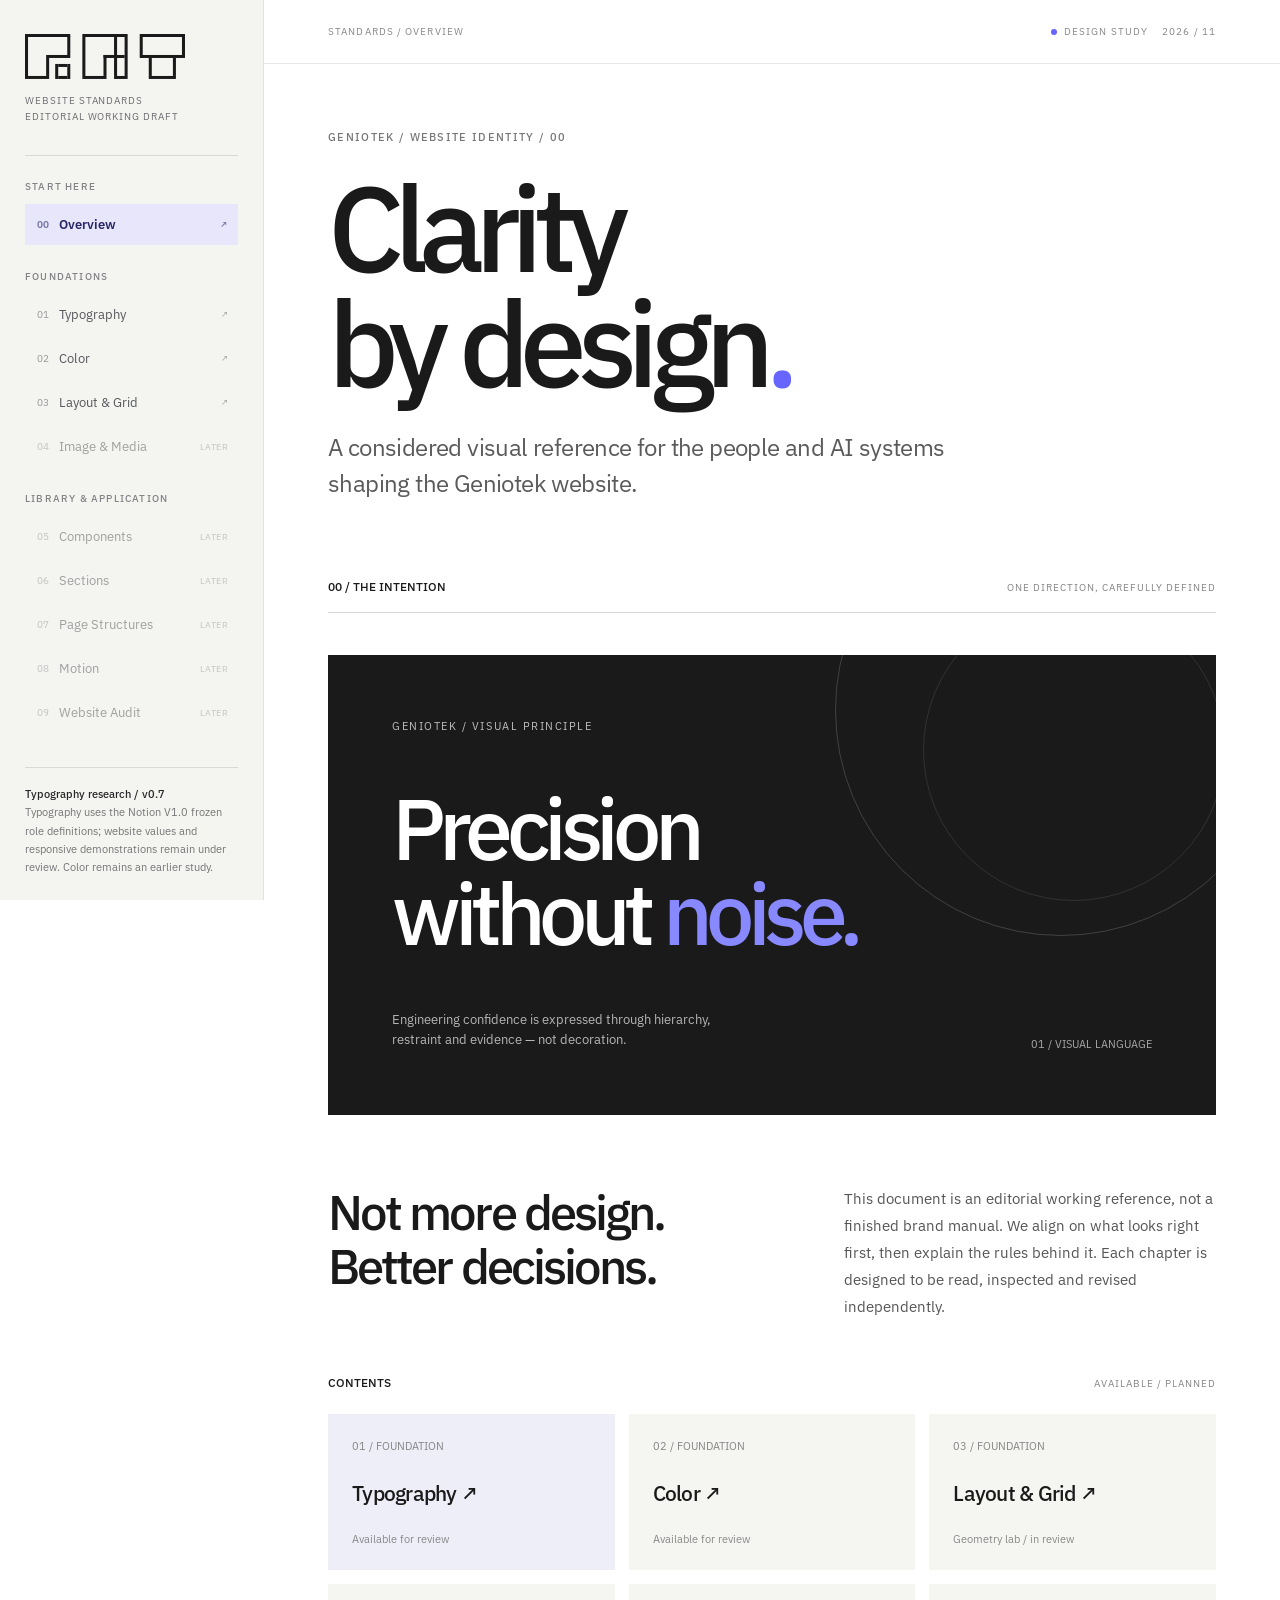
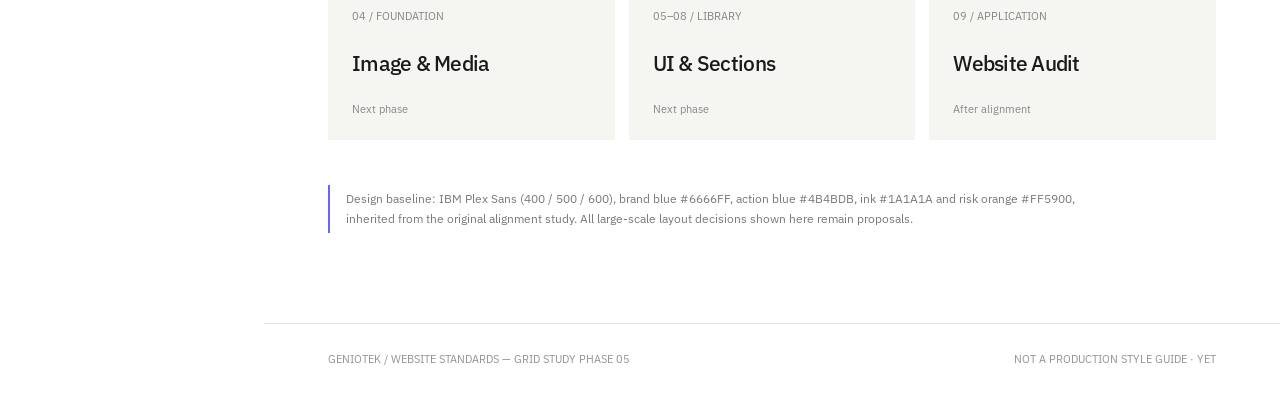
<file: index.html>
<!DOCTYPE html>

<html lang="en"><head><meta charset="utf-8"/><meta content="width=device-width,initial-scale=1" name="viewport"/><meta content="light" name="color-scheme"/><title>Geniotek — Website Standards / Editorial Study</title>
<link rel="preconnect" href="https://fonts.googleapis.com"/><link rel="preconnect" href="https://fonts.gstatic.com" crossorigin/><link rel="stylesheet" href="https://fonts.googleapis.com/css2?family=Archivo:wdth,wght@118,700&amp;family=IBM+Plex+Mono:wght@400;500;600&amp;family=IBM+Plex+Sans:wght@400;500;600;700&amp;display=swap"/><style>



:root{--ink:#1a1a1a;--muted:#6f7072;--blue:#6666ff;--action:#4b4bdb;--orange:#ff5900;--line:#dddddd;--paper:#fff;--shell:#f4f4f1;--font:'IBM Plex Sans',Arial,sans-serif}
*{box-sizing:border-box}html{scroll-behavior:smooth}body{margin:0;background:var(--paper);color:var(--ink);font-family:var(--font);font-weight:400;-webkit-font-smoothing:antialiased}button{font:inherit;cursor:pointer}a{color:inherit;text-decoration:none}button:focus-visible,a:focus-visible{outline:3px solid var(--action);outline-offset:3px}::selection{background:#d9d9ff;color:var(--ink)}
.app{display:grid;grid-template-columns:264px minmax(0,1fr);min-height:100vh}.side{position:sticky;top:0;height:100vh;background:var(--shell);border-right:1px solid #e1e1dd;display:flex;flex-direction:column;padding:34px 25px 24px;z-index:6}.wordmark{font-size:19px;letter-spacing:-.065em;font-weight:600;line-height:1}.wordmark i{font-style:normal;color:var(--blue)}.side-sub{font-size:10px;letter-spacing:.095em;line-height:1.55;text-transform:uppercase;color:#6d6d71;margin-top:11px}.side-rule{height:1px;background:#d8d8d5;margin:31px 0 24px}.navgroup{font-size:10px;font-weight:500;letter-spacing:.12em;text-transform:uppercase;color:#838387;margin:0 0 11px}.nav{display:flex;flex-direction:column;gap:3px;margin-bottom:25px}.nav button{display:flex;align-items:center;justify-content:space-between;text-align:left;border:0;background:transparent;color:#57585c;padding:10px 10px 10px 12px;min-height:41px;transition:background .15s,color .15s}.nav button:hover:not(:disabled){background:#e9e9e6}.nav button[aria-current="page"]{background:#e7e6fa;color:#292666;font-weight:600}.nav button:disabled{color:#a0a0a0;cursor:default}.nav .num{font-size:10px;color:inherit;opacity:.58;margin-right:10px;font-variant-numeric:tabular-nums}.nav .lbl{flex:1;font-size:13px}.nav .status{font-size:9px;letter-spacing:.05em;text-transform:uppercase;opacity:.57}.side-bottom{margin-top:auto;border-top:1px solid #d8d8d5;padding-top:17px;font-size:11px;color:#757577;line-height:1.65}.side-bottom strong{color:#28282b;font-weight:500}.main{min-width:0}.topbar{height:64px;display:flex;align-items:center;justify-content:space-between;padding:0 clamp(25px,5vw,78px);border-bottom:1px solid #e8e8e8;gap:15px}.crumb,.topright{font-size:10px;letter-spacing:.11em;text-transform:uppercase;color:#888}.topright{display:flex;align-items:center;gap:14px}.dot{width:6px;height:6px;border-radius:50%;background:var(--blue);display:inline-block;margin-right:7px}.page{display:none}.page.active{display:block;animation:enter .3s ease both}@keyframes enter{from{opacity:.5;transform:translateY(5px)}to{opacity:1;transform:none}}.wrap{max-width:1320px;margin:auto;padding:65px clamp(25px,5vw,78px) 90px}.eyebrow{font-size:11px;text-transform:uppercase;font-weight:500;letter-spacing:.12em;color:#777;line-height:1.5}.eyebrow .accent{color:var(--action)}.pagehead{margin-bottom:78px}.pagehead h1{font-size:clamp(68px,9.4vw,146px);font-weight:500;letter-spacing:-.08em;line-height:.96;margin:24px 0 28px}.lead{font-size:clamp(18px,2vw,24px);line-height:1.5;letter-spacing:-.025em;color:#5a5a5a;max-width:625px;margin:0}.rule{border:0;border-top:1px solid #d5d5d5;margin:0}.chapterline{display:flex;justify-content:space-between;align-items:baseline;gap:15px;margin:0 0 18px}.chapterline strong{font-size:12px;font-weight:500}.chapterline span{font-size:10px;letter-spacing:.10em;text-transform:uppercase;color:#858585}.overview-hero{background:#1a1a1a;color:white;padding:clamp(28px,5vw,70px);min-height:460px;display:flex;flex-direction:column;justify-content:space-between;margin-top:42px;position:relative;overflow:hidden}.overview-hero:before{content:"";position:absolute;width:min(42vw,450px);height:min(42vw,450px);border:1px solid rgba(255,255,255,.17);border-radius:50%;right:-8%;top:-37%}.overview-hero:after{content:"";position:absolute;width:min(29vw,300px);height:min(29vw,300px);border:1px solid rgba(255,255,255,.1);border-radius:50%;right:-1%;top:-12%}.overview-kicker{font-size:11px;letter-spacing:.14em;color:#bebebe;text-transform:uppercase;z-index:1}.overview-hero h2{font-weight:500;font-size:clamp(48px,6.7vw,100px);line-height:1;letter-spacing:-.075em;max-width:850px;margin:35px 0;z-index:1}.overview-hero h2 em{font-style:normal;color:#8888ff}.overview-foot{display:flex;justify-content:space-between;gap:25px;z-index:1;align-items:end}.overview-foot p{margin:0;color:#b6b6b6;max-width:340px;font-size:13px;line-height:1.55}.overview-foot span{font-size:11px;color:#a8a8a8}.introcolumns{display:grid;grid-template-columns:1.1fr 1fr;gap:12%;padding:70px 0 55px}.introcolumns h3{font-size:clamp(29px,3.8vw,53px);font-weight:500;letter-spacing:-.06em;line-height:1.13;margin:0}.introcolumns p{font-size:15px;line-height:1.8;color:#555;margin:0}.indexitems{display:grid;grid-template-columns:repeat(3,1fr);border-top:1px solid #d6d6d6;margin-top:8px}.indexitem{min-height:170px;padding:22px 20px 22px 0;border-bottom:1px solid #d6d6d6;display:flex;flex-direction:column;justify-content:space-between}.indexitem:not(:nth-child(3n)){border-right:1px solid #d6d6d6;padding-left:20px}.indexitem:first-child{padding-left:0}.indexitem small{color:#858585;font-size:11px}.indexitem b{font-size:24px;font-weight:500;letter-spacing:-.05em}.indexitem span{font-size:11px;color:#888}.indexitem button{display:inline-flex;justify-content:space-between;align-items:center;background:transparent;border:0;text-align:left;padding:0;font:inherit;width:100%;color:inherit}.indexitem button:hover b{color:var(--action)}.editorialnote{margin-top:45px;font-size:12px;color:#797979;line-height:1.7;border-left:2px solid var(--blue);padding:4px 0 4px 16px;max-width:750px}.toolbar{display:flex;align-items:center;justify-content:space-between;gap:16px;border-top:1px solid #d8d8d8;border-bottom:1px solid #d8d8d8;padding:14px 0;margin-bottom:23px;flex-wrap:wrap}.toolbar-caption{font-size:11px;letter-spacing:.08em;text-transform:uppercase;color:#777}.controls{display:flex;align-items:center;gap:5px}.togglebtn{border:1px solid #dedede;background:#fff;color:#767676;padding:8px 12px;font-size:11px;min-height:33px}.togglebtn[aria-pressed="true"]{background:#1a1a1a;border-color:#1a1a1a;color:#fff}.togglebtn:hover{border-color:#888}.type-stage{background:#f4f4f1;border:1px solid #efefec;padding:clamp(24px,5vw,65px);overflow:hidden}.type-stage-inner{transition:max-width .25s ease;max-width:100%;margin:0 auto}.type-stage.mobile .type-stage-inner{max-width:345px;background:#fff;border:1px solid #e0e0e0;padding:24px 20px;box-shadow:0 12px 35px #0000000b}.type-stage.mobile .spec-display{font-size:48px;line-height:1.04}.type-stage.mobile .spec-section{font-size:30px}.type-stage.mobile .spec-body{font-size:15px}.type-stage.mobile .spec-grid{grid-template-columns:1fr;gap:20px}.spec-meta{font-size:10px;color:#777;letter-spacing:.13em;text-transform:uppercase;display:flex;justify-content:space-between;gap:10px}.spec-display{font-size:clamp(62px,8vw,118px);letter-spacing:-.075em;line-height:1;max-width:960px;font-weight:500;margin:60px 0 35px;overflow-wrap:break-word}.spec-accent{color:var(--blue)}.spec-grid{display:grid;grid-template-columns:1fr 1fr;gap:10%;border-top:1px solid #cfcfcf;padding-top:27px}.spec-section{font-size:clamp(29px,3.2vw,47px);line-height:1.12;letter-spacing:-.055em;font-weight:500;margin:18px 0}.spec-body{font-size:16px;line-height:1.7;color:#565656;max-width:390px;margin:17px 0}.spec-label{font-size:10px;color:#888;letter-spacing:.12em;text-transform:uppercase}.spec-detail{font-size:12px;color:#7c7c7c;margin-top:28px}.measure{display:none;margin-top:23px;padding:16px 0 0;border-top:1px dashed #b2b2b2;font-size:12px;color:#6f6f6f;line-height:1.6}.show-spec .measure{display:block}.type-row{display:grid;grid-template-columns:80px 1fr 160px;gap:20px;align-items:baseline;padding:28px 0;border-bottom:1px solid #dedede}.type-row small{font-size:11px;color:#777}.type-row b{font-weight:400;letter-spacing:-.035em}.type-row p{margin:0;color:#777;font-size:12px;text-align:right}.type-row:nth-child(1) b{font-size:44px;line-height:1.05;font-weight:500;letter-spacing:-.055em}.type-row:nth-child(2) b{font-size:29px;font-weight:500;letter-spacing:-.05em}.type-row:nth-child(3) b{font-size:18px;line-height:1.45}.type-row:nth-child(4) b{font-size:13px;color:#666}.compare{display:grid;grid-template-columns:1fr 1fr;gap:20px;margin-top:60px}.compare-panel{padding:30px;border:1px solid #dedede;min-height:215px}.compare-panel.wrong{background:#f5f5f3}.compare-head{font-size:10px;letter-spacing:.13em;text-transform:uppercase;color:#777;display:flex;justify-content:space-between}.compare-sample{font-size:27px;line-height:1.25;letter-spacing:-.045em;margin:38px 0 12px;font-weight:500}.compare-panel.wrong .compare-sample{font-family:Georgia,serif;font-style:italic;letter-spacing:0;color:#5e5e5e}.compare-panel p{font-size:12px;color:#777;margin:0;line-height:1.6}.colorscene{display:grid;grid-template-columns:1fr 1fr;min-height:390px;margin:35px 0 45px}.colorscene-main{background:var(--blue);padding:clamp(24px,4.8vw,55px);display:flex;flex-direction:column;justify-content:space-between;color:#fff}.colorscene-side{background:#1a1a1a;padding:clamp(24px,4.8vw,55px);display:flex;flex-direction:column;justify-content:space-between;color:white}.colorscene .swatch-id{font-size:11px;letter-spacing:.10em;text-transform:uppercase}.colorscene .hex{font-size:clamp(34px,5vw,69px);letter-spacing:-.065em;font-weight:500;line-height:1}.colorscene p{font-size:12px;line-height:1.6;max-width:310px;opacity:.8;margin:12px 0 0}.palette{display:grid;grid-template-columns:repeat(4,1fr);gap:12px;margin:25px 0 70px}.swatch{min-width:0}.swatch .chip{height:98px;border:1px solid #dddddd}.swatch b{font-size:13px;font-weight:500;display:block;margin:12px 0 5px}.swatch p{font-size:12px;color:#777;margin:0}.contrast{border-top:1px solid #ddd;padding-top:25px;display:grid;grid-template-columns:.75fr 1.25fr;gap:8%;align-items:start}.contrast h3{font-size:clamp(24px,3vw,38px);font-weight:500;letter-spacing:-.055em;margin:12px 0}.contrast p{font-size:13px;line-height:1.7;color:#626262}.samplebox{display:grid;grid-template-columns:1fr 1fr;gap:12px}.samples{min-height:175px;padding:21px;display:flex;flex-direction:column;justify-content:space-between}.samples b{font-size:22px;letter-spacing:-.04em;font-weight:500}.samples span{font-size:11px;line-height:1.5}.samples.blue{background:#6666ff;color:white}.samples.deep{background:#4b4bdb;color:white}.footer{border-top:1px solid #e3e3e3;padding:28px clamp(25px,5vw,78px);font-size:11px;color:#929292;display:flex;justify-content:space-between;gap:15px}.mobile-menu{display:none}.mobile-close{display:none}body.nav-open:before{content:"";background:#0006;position:fixed;inset:0;z-index:4}
@media(max-width:1000px){.app{grid-template-columns:225px minmax(0,1fr)}.side{padding:28px 15px}.indexitems{grid-template-columns:repeat(2,1fr)}.indexitem:not(:nth-child(3n)){border-right:0;padding-left:0}.indexitem:nth-child(even){border-left:1px solid #ddd;padding-left:20px}.topbar{padding:0 28px}.wrap{padding-left:28px;padding-right:28px}.introcolumns{gap:7%}}
@media(max-width:700px){.app{display:block}.side{position:fixed;top:0;left:0;width:min(86vw,320px);transform:translateX(-105%);transition:transform .25s;box-shadow:15px 0 60px #0001}.nav-open .side{transform:none}.mobile-menu,.mobile-close{display:block;border:0;background:transparent;padding:7px}.mobile-close{position:absolute;right:14px;top:27px;font-size:21px}.topbar{height:58px;padding:0 20px}.topright{font-size:9px}.wrap{padding:43px 20px 70px}.pagehead{margin-bottom:44px}.pagehead h1{font-size:clamp(55px,13.5vw,86px);margin:21px 0 25px}.lead{font-size:17px}.overview-hero{min-height:380px}.overview-hero h2{font-size:clamp(48px,11vw,72px)}.overview-foot{flex-direction:column;align-items:start}.introcolumns{grid-template-columns:1fr;gap:25px;padding:45px 0}.indexitems{grid-template-columns:1fr}.indexitem,.indexitem:nth-child(even){border-left:0;padding:18px 0;min-height:115px}.indexitem:not(:nth-child(3n)){padding-left:0}.spec-display{font-size:clamp(52px,12vw,80px);margin:48px 0 35px}.type-stage{padding:25px 20px}.spec-grid{grid-template-columns:1fr;gap:25px}.type-stage.mobile .type-stage-inner{padding:20px 15px}.type-row{grid-template-columns:65px minmax(0,1fr);gap:10px}.type-row p{grid-column:2;text-align:left}.compare{grid-template-columns:1fr}.colorscene{grid-template-columns:1fr}.colorscene-main,.colorscene-side{min-height:245px}.palette{grid-template-columns:repeat(2,1fr)}.contrast{grid-template-columns:1fr;gap:25px}.samplebox{grid-template-columns:1fr 1fr}.samples{padding:15px}.samples b{font-size:18px}.footer{padding:22px 20px}.toolbar-caption{width:100%}}
@media(prefers-reduced-motion:reduce){*,*:before,*:after{animation-duration:.01ms!important;scroll-behavior:auto!important;transition:none!important}}

/* Typography v0.3 — scoped editorial study */
.typography-v3 .pagehead{margin-bottom:58px}
.type-tabs{display:grid;grid-template-columns:repeat(4,1fr);border-bottom:1px solid #c9c9c5;margin:0 0 59px}
.type-tab{text-align:left;background:transparent;border:0;border-bottom:3px solid transparent;padding:15px 10px 20px 0;font:500 12px 'IBM Plex Sans',sans-serif;color:#858585;cursor:pointer;letter-spacing:.06em}
.type-tab span{display:block;font-size:19px;letter-spacing:-.035em;margin-top:9px;font-weight:500}
.type-tab[aria-selected="true"]{color:#1a1a1a;border-bottom-color:#6666ff}
.type-tab:focus-visible{outline:2px solid #4b4bdb;outline-offset:-5px}
.typography-panel[hidden]{display:none!important}
.type-intro{display:grid;grid-template-columns:1.2fr .75fr;align-items:end;gap:9%;margin:37px 0 55px}
.type-intro h2{font-size:clamp(47px,6.2vw,92px);font-weight:500;letter-spacing:-.073em;line-height:1.01;margin:0}
.type-intro p{font-size:15px;color:#666;line-height:1.75;margin:0 0 3px;max-width:365px}
.type-toolbar{display:flex;justify-content:space-between;align-items:center;gap:16px;padding:13px 0;border-top:1px solid #d5d5d1;border-bottom:1px solid #d5d5d1;margin-bottom:0}
.type-tools-label{font-size:10px;letter-spacing:.13em;color:#888}
.type-scale{--scale-mult:1}
.ts-header,.ts-row{display:grid;grid-template-columns:175px minmax(0,1fr) 132px;column-gap:22px}
.ts-header{font-size:10px;color:#929292;letter-spacing:.1em;padding:20px 0 16px}
.ts-header span:last-child{text-align:right}
.ts-row{border-top:1px solid #dededa;padding:30px 0;align-items:baseline}
.ts-info{display:flex;flex-direction:column;gap:7px}
.ts-info strong{font-size:13px;font-weight:600}
.ts-info span{color:#888;font-size:11px;line-height:1.4}
.ts-example{font-size:var(--desk);font-weight:var(--fw);line-height:var(--lh);letter-spacing:var(--ls);overflow-wrap:break-word;min-width:0}
.ts-metrics{text-align:right;display:flex;flex-direction:column;gap:9px;color:#555;font-size:12px;font-variant-numeric:tabular-nums}
.ts-metrics small{color:#999;font-size:11px}
.type-scale.mobile .ts-example{font-size:var(--mob)}
.type-scale.mobile .ts-row{grid-template-columns:125px minmax(0,345px) 100px;justify-content:center}
.type-scale.mobile .ts-metrics span:first-child{color:#8d8d8d}
.type-footnote{border-top:1px solid #ddd;padding-top:18px;font-size:12px;color:#777;line-height:1.75;margin:33px 0 0}
.context-viewport{background:#ececea;padding:35px 25px;display:flex;justify-content:center;align-items:stretch;margin-top:26px}
.context-surface{background:#fff;min-height:490px;width:100%;padding:clamp(28px,4vw,65px);display:flex;flex-direction:column;justify-content:space-between;transition:width .2s ease}
.ctx-eyebrow{font-size:11px;font-weight:500;letter-spacing:.11em;color:#666;text-transform:uppercase}
.ctx-hero{display:grid;grid-template-columns:1.5fr .5fr;align-items:end;gap:55px;margin:75px 0 60px}
.ctx-hero h2{font-size:clamp(36px,4.45vw,64px);font-weight:600;letter-spacing:-.058em;line-height:1.11;margin:0}
.ctx-hero h2 span{color:#6666ff}
.ctx-side p{font-size:15px;line-height:1.6;color:#555;margin:0 0 35px}
.ctx-cta{display:inline-block;font-size:13px;font-weight:500;padding:13px 0;border-bottom:1px solid #1a1a1a}
.ctx-fig{border-top:1px solid #ddd;padding-top:15px;color:#888;font-size:10px;letter-spacing:.09em}
.context-viewport.mobile .context-surface{width:360px;max-width:100%;padding:25px 22px;min-height:570px}
.context-viewport.mobile .ctx-hero{display:block;margin:68px 0 60px}
.context-viewport.mobile .ctx-hero h2{font-size:36px}
.context-viewport.mobile .ctx-side p{font-size:16px;margin-top:28px}
.ctx-grid{display:grid;grid-template-columns:1fr 1fr;gap:20px;margin-top:28px}
.ctx-grid>div{border:1px solid #dededb;padding:30px;min-height:345px;display:flex;flex-direction:column;align-items:start}
.ctx-grid h3{font-size:clamp(29px,3vw,42px);line-height:1.16;letter-spacing:-.045em;font-weight:600;margin:45px 0 20px}
.ctx-grid p{font-size:16px;line-height:1.65;color:#555;max-width:38ch;margin:0}
.ctx-meta{margin-top:auto;padding-top:30px;font-size:10px;letter-spacing:.1em;color:#888}
.rules-ledger{border-top:1px solid #d5d5d1}
.rule-entry{display:grid;grid-template-columns:135px minmax(0,1fr) 125px;gap:28px;border-bottom:1px solid #d5d5d1;padding:27px 0;align-items:start}
.rule-entry>span{font-size:11px;color:#777;padding-top:9px}
.rule-entry h3{font-size:21px;font-weight:500;letter-spacing:-.035em;margin:0 0 9px}
.rule-entry p{font-size:13px;line-height:1.7;color:#626262;margin:0;max-width:550px}
.rule-entry>b{font-size:12px;font-weight:500;text-align:right;color:#777;padding-top:9px}
.rules-subhead{margin-top:75px}
.rule-copy{font-size:16px!important;line-height:1.65!important;color:#222!important;margin:35px 0 32px!important}
.good-copy{max-width:36ch}
.bad-copy{font-size:13px!important;letter-spacing:-.03em;line-height:1.15!important;max-width:100%}
.type-endnote{margin-top:55px}
@media(max-width:1000px){.ts-header,.ts-row{grid-template-columns:115px minmax(0,1fr) 110px;gap:15px}.type-scale.mobile .ts-row{grid-template-columns:100px minmax(0,1fr) 85px}.ts-example{font-size:min(var(--desk),7vw)}.type-scale.mobile .ts-example{font-size:var(--mob)}.ctx-hero{grid-template-columns:1fr;gap:15px;margin:60px 0}.ctx-side{max-width:520px}}
@media(max-width:700px){.typography-v3 .pagehead{margin-bottom:40px}.type-tabs{margin-bottom:38px}.type-tab{font-size:10px;padding:10px 5px 13px}.type-tab span{font-size:15px}.type-intro{grid-template-columns:1fr;gap:22px;margin:20px 0 36px}.type-intro h2{font-size:clamp(47px,11vw,72px)}.type-toolbar{flex-wrap:wrap}.ts-header{display:none}.ts-row,.type-scale.mobile .ts-row{display:grid;grid-template-columns:1fr;gap:18px;padding:25px 0}.ts-info{flex-direction:row;align-items:center;justify-content:space-between}.ts-info span{max-width:55%;text-align:right}.ts-example{font-size:min(var(--desk),12vw)}.type-scale.mobile .ts-example{font-size:var(--mob)}.ts-metrics{flex-direction:row;justify-content:space-between;text-align:left;border-top:1px dashed #ddd;padding-top:10px}.context-viewport{padding:14px}.context-surface{min-height:460px;padding:25px 20px}.ctx-hero{display:block;margin:65px 0 45px}.ctx-hero h2{font-size:clamp(35px,8vw,51px)}.ctx-side p{margin-top:30px}.ctx-grid{grid-template-columns:1fr}.ctx-grid>div{min-height:300px}.rule-entry{grid-template-columns:1fr 80px;gap:10px;padding:20px 0}.rule-entry>span{grid-column:1/-1;padding:0}.rule-entry>b{grid-column:2;grid-row:2}.rule-entry h3{font-size:19px}.rules-subhead{margin-top:50px}}

/* Typography v0.4 | scoped, editable, no SVG */



.type-v4 .pagehead{margin-bottom:34px}.v4-source{display:grid;grid-template-columns:1fr 2.5fr auto;gap:18px;align-items:start;border-top:1px solid #d9d9d7;border-bottom:1px solid #d9d9d7;padding:19px 0 21px;margin-bottom:62px;font-size:12px}.v4-source>span,.v4-kicker{font-size:10px;letter-spacing:.08em;font-weight:600;color:#666}.v4-source p{margin:0;line-height:1.55;color:#666}.v4-source a{color:#4747cc;text-decoration:none;white-space:nowrap}.type-v4 .type-tabs{margin-bottom:64px}.type-v4 .typography-panel[hidden]{display:none!important}.v4-intro{display:grid;grid-template-columns:1.3fr .7fr;gap:8%;align-items:end;margin:40px 0 55px}.v4-intro h2{font-size:clamp(48px,6vw,84px);line-height:1.02;letter-spacing:-.066em;font-weight:500;margin:0}.v4-intro p{color:#646464;line-height:1.7;font-size:15px;max-width:380px;margin:0}.v4-families{border-top:1px solid #d9d9d7}.v4-family{padding:28px 0 37px;border-bottom:1px solid #d9d9d7}.v4-family-meta{display:flex;justify-content:space-between;gap:10px;font-size:10px;letter-spacing:.07em;color:#777}.v4-family-meta b{font-weight:500;color:#6666ff}.v4-display,.v4-sans,.v4-mono{margin:32px 0 30px;overflow-wrap:anywhere}.v4-display{font-size:clamp(42px,7vw,94px);font-weight:600;line-height:.97;letter-spacing:-.056em}.v4-sans{font-weight:500;font-size:clamp(38px,6.2vw,74px);line-height:1.05;letter-spacing:-.058em}.v4-mono{font:500 clamp(29px,4.5vw,56px)/1.25 'IBM Plex Mono',ui-monospace,monospace;letter-spacing:-.025em}.v4-family p{font-size:15px;color:#444;line-height:1.65;max-width:660px}.v4-family-note{font-size:12px;color:#777;border-left:2px solid #6666ff;padding-left:13px;margin-top:20px}.v4-gap{margin-top:75px}.v4-lab-shell{display:grid;grid-template-columns:minmax(0,1fr) 255px;border:1px solid #ddd;min-height:650px}.v4-lab-stage{background:#f5f5f2;min-width:0;display:flex;flex-direction:column}.v4-lab-head{display:flex;justify-content:space-between;gap:10px;padding:20px;font-size:10px;color:#777;letter-spacing:.04em}.v4-lab-canvas{width:min(100%,1080px);margin:auto;min-width:0;transition:width .16s;display:flex;align-items:center;min-height:505px}.v4-lab-canvas-inner{padding:clamp(20px,5vw,60px);width:100%}.v4-lab-overline{font-size:10px;font-weight:600;letter-spacing:.06em;color:#777;margin-bottom:42px}.v4-lab-text{font-family:'IBM Plex Sans',Arial,sans-serif;font-size:56px;line-height:1.12;font-weight:600;letter-spacing:-.03em;width:76%;overflow-wrap:break-word;word-break:normal;max-width:100%}.v4-lab-caption{margin-top:28px;max-width:380px;color:#666;font-size:15px;line-height:1.6}.v4-lab-cta{display:inline-block;margin-top:20px;font-size:12px;font-weight:600;border-bottom:1px solid #222;padding-bottom:5px}.v4-lab-warning{font-size:11px;color:#777;padding:0 20px 18px}.v4-lab-controls{padding:20px;background:white;border-left:1px solid #ddd;display:flex;flex-direction:column;gap:10px}.v4-lab-controls .v4-kicker{margin-bottom:17px}.v4-lab-controls label{font-size:12px;color:#555;font-weight:500;margin-top:7px}.v4-lab-controls select{width:100%;padding:9px 7px;border:1px solid #ccc;background:#fff;font:12px 'IBM Plex Sans',sans-serif;color:#222}.v4-lab-controls input[type=range]{width:100%;accent-color:#6666ff}.v4-range-label{display:flex;justify-content:space-between;align-items:center;margin-top:5px}.v4-range-label label{margin:0}.v4-range-label output{font-size:11px;color:#777}.v4-reset{cursor:pointer;background:#f2f2f1;border:1px solid #ddd;padding:10px;font-size:12px;text-align:left}.v4-reset:focus-visible,.v4-scenario-picker button:focus-visible{outline:2px solid #6666ff;outline-offset:2px}.v4-inspection{margin:38px 0 0;border-top:1px solid #ddd;padding:25px 0;display:grid;grid-template-columns:.4fr .75fr 1fr;align-items:start;gap:25px}.v4-inspection h3{font-size:24px;font-weight:500;margin:0}.v4-inspection p{color:#666;line-height:1.65;margin:0;font-size:14px}.v4-scenario-picker{display:flex;flex-wrap:wrap;gap:5px;margin:0 0 12px}.v4-scenario-picker button{border:1px solid #ddd;background:#f8f8f7;padding:10px 17px;font-size:12px;color:#555;cursor:pointer}.v4-scenario-picker button[aria-pressed=true]{background:#1a1a1a;color:#fff;border-color:#1a1a1a}.v4-size-switch{margin-bottom:25px}.v4-adapt-stage{min-height:420px;padding:32px;background:#f4f4f2;display:flex;align-items:center;justify-content:center;overflow:auto}.v4-adapt-content{background:#fff;width:min(100%,950px);padding:clamp(22px,5vw,55px);box-shadow:0 12px 30px #00000008}.v4-adapt-content.mobile{width:375px;max-width:100%}.v4-adapt-content.zoom .v4-adapt-body{font-size:200%!important}.v4-adapt-content.zoom h3{font-size:clamp(38px,6vw,64px)}.v4-adapt-content .v4-label{font-size:10px;color:#777;letter-spacing:.08em;margin-bottom:28px}.v4-adapt-content h3{font-weight:500;font-size:clamp(30px,5vw,55px);line-height:1.12;letter-spacing:-.05em;margin:0 0 22px;overflow-wrap:break-word}.v4-adapt-content .v4-adapt-body{font-size:16px;line-height:1.6;color:#555;max-width:60ch}.v4-adapt-content.mobile h3{font-size:34px}.v4-adapt-content.mobile .v4-adapt-body{font-size:16px}.v4-adapt-data{font:15px/1.8 ui-monospace,monospace;overflow-wrap:anywhere}.v4-study-notes{display:grid;grid-template-columns:1fr 1fr;gap:30px;margin:30px 0}.v4-study-notes>div{border-top:1px solid #d5d5d5;padding-top:23px}.v4-study-notes h3,.v4-decision-grid h3{font-size:23px;font-weight:500;letter-spacing:-.025em}.v4-study-notes p,.v4-decision-grid p{color:#666;font-size:14px;line-height:1.7}.v4-decision-grid{display:grid;grid-template-columns:repeat(3,1fr);gap:25px;margin:30px 0 55px}.v4-decision-grid article{border-top:1px solid #ccc;padding-top:20px}.v4-decision-grid article>span{font-size:10px;letter-spacing:.04em;color:#666}.v4-endnote{padding:26px 0;border-top:1px solid #ddd;color:#777;font-size:12px;line-height:1.7}
@media(max-width:1050px){.v4-lab-shell{grid-template-columns:minmax(0,1fr)}.v4-lab-controls{border-left:0;border-top:1px solid #ddd;display:grid;grid-template-columns:repeat(2,minmax(0,1fr));align-content:start}.v4-lab-controls .v4-kicker{grid-column:1/-1}.v4-lab-controls select,.v4-lab-controls input[type=range]{grid-column:auto}.v4-lab-canvas{min-height:430px}.v4-decision-grid{grid-template-columns:1fr 1fr}}
@media(max-width:700px){.v4-source{grid-template-columns:1fr;gap:9px}.type-v4 .type-tabs{margin-bottom:35px}.v4-intro{grid-template-columns:1fr;gap:20px}.v4-lab-controls{display:flex}.v4-lab-canvas{min-height:340px}.v4-lab-canvas-inner{padding:24px}.v4-lab-text{font-size:40px!important;width:100%!important}.v4-inspection{grid-template-columns:1fr}.v4-rule-block,.v4-study-notes,.v4-decision-grid{grid-template-columns:1fr}.v4-adapt-stage{padding:8px}.v4-adapt-content{padding:24px}}

/* V0.5 — contextual typography studies */
.v5-section{border-top:1px solid #c9c9c5;padding-top:22px;margin-top:45px}.v5-lead{font-size:clamp(30px,4vw,60px);line-height:1.08;letter-spacing:-.035em;margin:20px 0}.v5-overline{font:600 11px 'IBM Plex Sans',sans-serif;letter-spacing:.12em;text-transform:uppercase;color:#777}.v5-note{color:#656560;font-size:14px;line-height:1.65;max-width:720px}.v5-grid{display:grid;grid-template-columns:repeat(2,minmax(0,1fr));gap:14px;margin:25px 0}.v5-spec{border:1px solid #d6d6d0;background:#fff;padding:22px;min-width:0}.v5-spec.dark{background:#1a1a1a;color:#fff}.v5-spec h3{font-size:clamp(25px,3.2vw,44px);font-weight:600;letter-spacing:-.03em;line-height:1.1;margin:26px 0 18px}.v5-spec p{font-size:15px;line-height:1.55;color:#70706b}.v5-spec.dark p{color:#b4b4b4}.v5-spec .v5-tag{font-size:10px;letter-spacing:.14em;text-transform:uppercase;color:#74746f}.v5-spec.dark .v5-tag{color:#c9c9c9}.v5-micro{margin-top:22px;border-top:1px solid #ddd;padding-top:12px;font-size:12px;line-height:1.5;color:#74746f}.v5-toolbar{display:flex;gap:8px;flex-wrap:wrap;margin:22px 0}.v5-pill{border:1px solid #ccc;background:transparent;padding:9px 15px;color:#333;cursor:pointer;font:500 12px 'IBM Plex Sans',sans-serif}.v5-pill[aria-pressed=true]{background:#1a1a1a;color:white;border-color:#1a1a1a}.v5-preview{border:1px solid #ddd;background:#f7f7f4;padding:clamp(18px,4vw,48px);transition:max-width .2s ease;max-width:100%;margin:14px auto;overflow-wrap:anywhere}.v5-preview.narrow{max-width:390px}.v5-preview .v5-big{font-weight:600;line-height:1.09;letter-spacing:-.035em;font-size:clamp(30px,4.2vw,62px);max-width:640px;margin:18px 0}.v5-preview.narrow .v5-big{font-size:36px}.v5-preview .v5-copy{font-size:17px;line-height:1.58;max-width:58ch}.v5-rule{border-top:1px solid #d8d8d3;padding:17px 0;display:grid;grid-template-columns:140px 1fr;gap:20px}.v5-rule h4{font-size:13px;margin:0}.v5-rule p{font-size:14px;line-height:1.65;margin:0;color:#61615e}.v5-label{font-size:11px;letter-spacing:.1em;text-transform:uppercase;color:#5c5c5b}.v5-audit{display:grid;grid-template-columns:30px 1fr;gap:14px;border-top:1px solid #d5d5d0;padding:18px 0}.v5-audit b{display:block;font-size:15px;margin-bottom:5px}.v5-audit p{font-size:13px;color:#676763;line-height:1.65;margin:0}.v5-status{font-size:10px;letter-spacing:.08em;color:#7b5d31;text-transform:uppercase;display:block;margin-top:7px}.v5-source{background:#eeeee9;padding:19px;font-size:13px;line-height:1.7;margin-top:24px}.v5-source a{color:#3535a7}.v5-choice{display:flex;gap:10px;flex-wrap:wrap;margin:17px 0}.v5-choice button{padding:10px 14px;background:#eee;border:1px solid #ccc;cursor:pointer;font:500 12px 'IBM Plex Sans',sans-serif}.v5-choice button[aria-pressed=true]{background:#6666ff;color:#fff;border-color:#6666ff}.v5-explain{padding:18px 22px;border-left:3px solid #6666ff;background:#f1f1f5;font-size:14px;line-height:1.65;min-height:76px}@media(max-width:720px){.v5-grid{grid-template-columns:1fr}.v5-rule{grid-template-columns:1fr;gap:6px}.v5-spec{padding:18px}}
.specimen-archivo,.v4-display{font-family:"Archivo","IBM Plex Sans",sans-serif;font-weight:700;font-stretch:118%;font-variation-settings:"wdth" 118,"wght" 700}
.v4-mono,.v5-technical,.technical-type{font-family:"IBM Plex Mono",ui-monospace,monospace}
.v5-spec .v5-data{font-family:"IBM Plex Mono",ui-monospace,monospace}
.font-load-panel{margin:24px 0 34px;border-block:1px solid #d8d8d4;padding:17px 0;display:grid;grid-template-columns:minmax(140px,210px) 1fr;gap:20px;align-items:start}
.font-load-panel h3{margin:0;font-size:12px;font-weight:600;letter-spacing:.03em}
.font-load-panel p{margin:0 0 8px;font-size:12px;line-height:1.65;color:#595a5c}
.font-load-panel .font-checkline{display:flex;gap:8px;align-items:baseline;flex-wrap:wrap}
.font-load-panel .font-checkline b{min-width:118px;font-weight:500;color:#1a1a1a}
.font-load-panel small{display:block;font-size:11px;line-height:1.6;color:#737373;margin-top:8px}
.font-load-panel .font-pass{color:#26734c}.font-load-panel .font-fail{color:#b1482b}
@media(max-width:720px){.font-load-panel{grid-template-columns:1fr;gap:12px}}

/* V0.6 — Editorial Consistency Pass. Guide UI only; specimen typography remains intentionally variable. */
:root{--guide-ink:#1a1a1a;--guide-muted:#696967;--guide-soft:#f5f5f2;--guide-border:#e3e3e0;--guide-body:15px;--guide-measure:64ch}

/* Chapter overview: generous but deliberate; no pseudo-dashboard tiles. */
.indexitems{display:grid;grid-template-columns:repeat(3,minmax(0,1fr));gap:14px;border-top:0;margin-top:24px}
.indexitem,.indexitem:nth-child(even),.indexitem:not(:nth-child(3n)){border:0!important;padding:24px!important;background:#f5f5f2;min-height:146px;gap:16px}
.indexitem:first-child{background:#eeeef8}
.indexitem button{min-height:84px;align-items:center}
.indexitem b{font-size:clamp(19px,1.65vw,24px);font-weight:500;line-height:1.18;letter-spacing:-.035em}
.indexitem small,.indexitem span{font-size:11px;line-height:1.4;letter-spacing:0}
.indexitem button:hover b{color:#3939b5}

/* Stable typography for the GUIDE, not for type specimens. */
.type-v4{--guide-label-size:11px}
.type-v4 .pagehead{margin-bottom:28px}
.type-v4 .pagehead h1{margin:16px 0 20px;line-height:1;letter-spacing:-.073em}
.type-v4 .pagehead .lead{max-width:680px;font-size:clamp(18px,1.65vw,22px);line-height:1.46}
.type-v4 .eyebrow,.type-v4 .chapterline strong,.type-v4 .v4-kicker,
.type-v4 .v4-family-meta,.type-v4 .v5-overline,.type-v4 .v5-tag,
.type-v4 .v5-label,.type-v4 .v4-label,.type-v4 .v4-lab-overline{
  font-size:var(--guide-label-size);letter-spacing:.025em;font-weight:500;line-height:1.4
}
.type-v4 .chapterline{align-items:baseline;gap:24px;margin:0 0 20px}
.type-v4 .chapterline strong{font-weight:600}
.type-v4 .chapterline span{font-size:11px;letter-spacing:0;line-height:1.5;color:#82827e;text-transform:none;text-align:right}
.type-v4 .v4-source{grid-template-columns:minmax(170px,.85fr) minmax(0,2.3fr) auto;gap:20px;align-items:start;padding:17px 0 20px;margin-bottom:36px}
.type-v4 .v4-source>span{font-size:11px;letter-spacing:0;line-height:1.5}
.type-v4 .v4-source p{font-size:13px;line-height:1.5;max-width:70ch}
.type-v4 .v4-source a{font-size:12px;line-height:1.5}
.type-v4 .v4-intro{grid-template-columns:minmax(0,1.25fr) minmax(240px,.65fr);gap:clamp(35px,5vw,90px);align-items:center;margin:26px 0 46px}
.type-v4 .v4-intro h2{font-weight:500;font-size:clamp(45px,5.45vw,76px);line-height:1.04;letter-spacing:-.063em}
.type-v4 .v4-intro p{font-size:15px;line-height:1.53;color:var(--guide-muted);max-width:40ch}

/* Chapter navigation: restrained editorial control, not an underline tab bar. */
.type-v4 .type-tabs{display:grid;grid-template-columns:repeat(4,minmax(0,1fr));align-items:stretch;gap:3px;padding:5px;margin:0 0 clamp(44px,5vw,67px);border:0;background:#f2f2ef;border-radius:8px}
.type-v4 .type-tab{min-width:0;text-align:left;padding:15px 17px;background:transparent;border:0!important;border-radius:5px;color:#70706d;font-size:11px;letter-spacing:0;line-height:1.2;font-weight:500;transition:background .18s,color .18s,box-shadow .18s}
.type-v4 .type-tab span{display:block;font-size:clamp(13px,1.15vw,16px);font-weight:500;letter-spacing:-.025em;line-height:1.28;margin-top:6px}
.type-v4 .type-tab[aria-selected="true"]{background:#fff;color:var(--guide-ink);box-shadow:0 1px 5px #0000000c;font-weight:600}
.type-v4 .type-tab:hover:not([aria-selected="true"]){background:#ffffff99;color:#303030}
.type-v4 .type-tab:focus-visible{outline:2px solid #4b4bdb;outline-offset:0}

/* Specimens retain font roles. Explanatory copy is intentionally uniform. */
.type-v4 .v4-family{padding:30px 0 38px}
.type-v4 .v4-family p,.type-v4 .v4-rule-block p,.type-v4 .v4-study-notes p,
.type-v4 .v4-decision-grid p,.type-v4 .v5-note,.type-v4 .v5-rule p,
.type-v4 .v5-audit p,.type-v4 .v5-spec p,.type-v4 .v5-explain{
  font-size:var(--guide-body);line-height:1.55;letter-spacing:0;color:var(--guide-muted)
}
.type-v4 .v4-family p{max-width:var(--guide-measure)}
.type-v4 .v4-family-note{margin-top:16px;font-size:12px;line-height:1.5}
.type-v4 .v4-family-meta b{font-size:11px;letter-spacing:0}
.type-v4 .v4-gap{margin-top:58px}









/* Adaptive: one compact compare band, then decision studies with uneven emphasis. */
.type-v4 .v4-study-notes{grid-template-columns:1.1fr 1fr;gap:16px;margin:24px 0 51px}
.type-v4 .v4-study-notes>div{border:0;background:#f6f6f3;padding:30px clamp(23px,3vw,36px)}
.type-v4 .v4-study-notes>div:first-child{background:#ebebf4}
.type-v4 .v4-study-notes h3{font-size:24px;line-height:1.23;letter-spacing:-.035em;margin:13px 0 14px;font-weight:500}
.type-v4 .v4-decision-grid{grid-template-columns:1.15fr 1fr 1fr;gap:14px;margin:27px 0 46px}
.type-v4 .v4-decision-grid article{min-height:218px;background:#f7f7f5;border:0;padding:26px clamp(22px,2.6vw,32px)}
.type-v4 .v4-decision-grid article:first-child{background:#ededf7}
.type-v4 .v4-decision-grid article>span{font-size:11px;letter-spacing:.025em;line-height:1.4}
.type-v4 .v4-decision-grid h3{font-size:23px;font-weight:500;line-height:1.24;letter-spacing:-.03em;margin:16px 0}
.type-v4 .v4-endnote{border:0;background:#f7f7f5;padding:21px 26px;line-height:1.55;font-size:12px}

/* Website Application: alternate OPEN specimen with soft editorial fields, not repeat separators. */
.type-v4 .v5-section{margin-top:55px;padding-top:0;border-top:0}
.type-v4 .v5-section:nth-of-type(even){background:#f8f8f6;padding:32px clamp(22px,3.5vw,42px);margin-inline:calc(-1 * clamp(22px,3.5vw,42px))}
.type-v4 .v5-lead{font-size:clamp(38px,4vw,57px);font-weight:500;line-height:1.08;letter-spacing:-.052em;margin:18px 0}
.type-v4 .v5-note{max-width:var(--guide-measure);margin:0 0 24px}
.type-v4 .v5-grid{gap:18px;margin:28px 0 35px}
.type-v4 .v5-spec{border:0;background:#f5f5f2;padding:clamp(24px,3vw,36px)}
.type-v4 .v5-spec.dark{background:#1a1a1a}
.type-v4 .v5-spec h3{font-size:clamp(26px,3vw,40px);line-height:1.11;letter-spacing:-.04em;margin:28px 0 16px}
.type-v4 .v5-spec .v5-micro{margin-top:23px;border-top:1px solid #ddddda;padding-top:13px;font-size:12px;line-height:1.52;letter-spacing:0}
.type-v4 .v5-spec.dark .v5-micro{border-color:#484848}
.type-v4 .v5-rule{border-top:0;border-bottom:1px solid var(--guide-border);padding:18px 0}
.type-v4 .v5-rule:last-child{border-bottom:0}
.type-v4 .v5-rule h4{font-size:14px;line-height:1.4;font-weight:600}
.type-v4 .v5-audit{border-top:0;border-bottom:1px solid var(--guide-border);padding:20px 0}
.type-v4 .v5-audit b{font-size:16px;font-weight:500}
.type-v4 .v5-status{font-size:11px;line-height:1.4;letter-spacing:0}
.type-v4 .v5-source{padding:23px 28px;font-size:13px;line-height:1.57}
.type-v4 .v5-choice{gap:8px}
.type-v4 .v5-choice button{border-radius:4px;font-size:12px}
.type-v4 .v5-explain{padding:18px 24px;min-height:0}

/* Lab retains functionality, controls look like the same editorial book. */
.type-v4 .v4-lab-head{font-size:11px;letter-spacing:.015em}
.type-v4 .v4-lab-caption{font-size:15px;line-height:1.53}
.type-v4 .v4-lab-controls{font-size:13px}
.type-v4 .v4-lab-controls label{font-size:12px;letter-spacing:0}
.type-v4 .v4-lab-warning{font-size:12px;line-height:1.5}
.type-v4 .font-load-panel{gap:22px}
.type-v4 .font-load-panel p{font-size:12px;line-height:1.5}

/* Responsive guards: no tiny columns or overflowing headings. */
@media(max-width:1100px){
  .type-v4 .v4-source{grid-template-columns:1fr 2fr}
  .type-v4 .v4-source a{grid-column:2}
  .type-v4 .v4-decision-grid{grid-template-columns:1fr 1fr}
  .indexitems{grid-template-columns:repeat(2,minmax(0,1fr))}
}
@media(max-width:760px){
  .type-v4 .v4-intro{grid-template-columns:1fr;gap:19px}
  .type-v4 .v4-source{grid-template-columns:1fr;gap:8px}
  .type-v4 .v4-source a{grid-column:auto}
  .type-v4 .type-tabs{grid-template-columns:repeat(2,minmax(0,1fr));gap:3px}
  .type-v4 .type-tab{padding:12px 11px}
  .type-v4 .type-tab span{font-size:14px}
  
  
  .type-v4 .v4-study-notes{grid-template-columns:1fr}
  .type-v4 .v4-decision-grid{grid-template-columns:1fr}
  .type-v4 .v5-grid{grid-template-columns:1fr}
  .type-v4 .v5-rule{grid-template-columns:1fr;gap:7px}
  .indexitems{grid-template-columns:1fr}
  .indexitem,.indexitem:nth-child(even),.indexitem:not(:nth-child(3n)){min-height:114px;padding:19px 21px!important}
}


/* V0.6.1 — Optically balanced title cluster + baseline-informed rhythm.
   The 8px system controls spatial relationships; 24px editorial leading controls reading rhythm.
   The title itself retains optical adjustments instead of forcing its glyph shapes to 8px increments. */
.type-v4{--space-unit:8px;--reading-leading:24px}
.type-v4.wrap{padding-top:clamp(32px,3.5vw,48px)}
.type-v4 .pagehead{display:flex;flex-direction:column;align-items:flex-start;gap:0;margin-bottom:0}
.type-v4 .pagehead .eyebrow{font-size:11px;line-height:16px;letter-spacing:.05em;font-weight:500;color:#777;margin:0 0 24px}
.type-v4 .pagehead h1{font-size:clamp(74px,8.6vw,132px);line-height:1.03;font-weight:500;letter-spacing:-.076em;margin:0 0 24px;max-width:100%;overflow-wrap:normal}
.type-v4 .pagehead .lead{font-size:clamp(18px,1.6vw,21px);line-height:1.43;letter-spacing:-.018em;max-width:60ch;color:#60605f;margin:0}
/* Trim only the START of the heading, preserving glyph descenders such as g / p / y. */
@supports (text-box-trim: trim-start) and (text-box-edge: cap text){
  .type-v4 .pagehead h1{text-box-trim:trim-start;text-box-edge:cap text}
}
/* The provenance is one supporting sentence, not a separate 3-column editorial feature. */
.type-v4 .v4-source{display:flex;flex-wrap:wrap;align-items:baseline;column-gap:20px;row-gap:5px;border:0;margin:23px 0 42px;padding:0;background:transparent}
.type-v4 .v4-source>span{font-size:12px;line-height:1.5;font-weight:500;letter-spacing:0;color:#777;text-transform:none;white-space:nowrap}
.type-v4 .v4-source p{margin:0;font-size:12px;line-height:1.5;color:#737370;max-width:none;flex:1 1 400px}
.type-v4 .v4-source a{font-size:12px;line-height:1.5;white-space:nowrap;color:#4b4bdb;margin-left:auto}
.type-v4 .type-tabs{margin-top:0;margin-bottom:48px}
.type-v4 .typography-panel>.chapterline:first-child{margin-top:0}
@media(max-width:760px){
  .type-v4.wrap{padding-top:32px}
  .type-v4 .pagehead .eyebrow{margin-bottom:20px}
  .type-v4 .pagehead h1{font-size:clamp(58px,12vw,84px);line-height:1.02;letter-spacing:-.067em;margin-bottom:20px}
  .type-v4 .pagehead .lead{font-size:17px;line-height:1.47;max-width:100%}
  .type-v4 .v4-source{margin:20px 0 32px;gap:5px 14px}
  .type-v4 .v4-source p{flex-basis:100%}
  .type-v4 .v4-source a{margin-left:0}
  .type-v4 .type-tabs{margin-bottom:37px}
}

/* v0.6.2 — overflow and overview grid QA, provenance as secondary disclosure */
.side .wordmark{display:block;width:100%;max-width:100%;overflow:hidden;line-height:0}
.side .wordmark img{display:block;width:min(100%,160px);height:auto;max-width:100%;object-fit:contain;object-position:left center}
.side .side-sub{margin-top:14px}
.indexitems{grid-auto-rows:minmax(156px,1fr);align-items:stretch}
.indexitems>.indexitem{box-sizing:border-box;height:100%;min-height:156px!important;display:grid;grid-template-rows:20px minmax(0,1fr) auto;align-content:stretch;align-items:start;gap:12px;padding:22px 24px!important}
.indexitems>.indexitem button{min-height:0!important;height:auto;align-self:center;align-items:center;padding:0;line-height:1.2}
.indexitems>.indexitem>b{align-self:center}
.indexitems>.indexitem>span{align-self:end;line-height:1.4}
.indexitems>.indexitem small{line-height:20px}
.type-v4 .pagehead{position:relative}
.type-v4 .pagehead .eyebrow{max-width:calc(100% - 210px)}
.type-v4 .v4-source{position:absolute;display:block;top:0;right:0;z-index:3;margin:0;padding:0;border:0;background:transparent;width:auto;max-width:min(335px,100%)}
.type-v4 .v4-source summary{list-style:none;cursor:pointer;text-align:right;color:#8a8a86;font-size:11px;line-height:16px;font-weight:400;letter-spacing:0;white-space:nowrap}
.type-v4 .v4-source summary::-webkit-details-marker{display:none}
.type-v4 .v4-source summary span{display:inline-block;margin-left:5px;font-size:13px;color:#a0a09d}
.type-v4 .v4-source[open] summary span{transform:rotate(45deg)}
.type-v4 .v4-source summary:hover{color:#4848b5}
.type-v4 .v4-source summary:focus-visible{outline:2px solid #4b4bdb;outline-offset:4px}
.type-v4 .v4-source-detail{margin-top:12px;padding:17px 19px;background:#f3f3f0;box-shadow:0 8px 22px #00000012;text-align:left}
.type-v4 .v4-source-detail p{display:block;max-width:34ch;margin:0 0 10px;font-size:12px;line-height:1.5;color:#646461}
.type-v4 .v4-source-detail a{display:inline-block;margin:0;font-size:12px;line-height:1.5;color:#4b4bdb}
.type-v4 .pagehead+.type-tabs{margin-top:37px}
@media(max-width:760px){
  .indexitems{grid-auto-rows:minmax(128px,auto)}
  .indexitems>.indexitem{min-height:128px!important;grid-template-rows:18px 1fr auto;padding:20px 22px!important;gap:9px}
  .type-v4 .pagehead .eyebrow{max-width:100%}
  .type-v4 .v4-source{position:relative;top:auto;right:auto;align-self:flex-start;margin:20px 0 0;max-width:100%}
  .type-v4 .v4-source summary{text-align:left}
  .type-v4 .v4-source-detail{box-shadow:none}
  .type-v4 .pagehead+.type-tabs{margin-top:26px}
}

/* v0.6.3 — one editorial title per view; diagnostics remain available but never lead reading. */
.type-v4 .pagehead{padding-top:0}
.type-v4 .font-load-panel{display:block;position:relative;margin:-15px 0 27px;padding:0;border:0;text-align:right}
.type-v4 .font-load-panel summary{display:inline-flex;align-items:center;gap:7px;cursor:pointer;list-style:none;color:#8b8b87;font-size:11px;line-height:18px;letter-spacing:0;font-weight:400}
.type-v4 .font-load-panel summary::-webkit-details-marker{display:none}
.type-v4 .font-load-panel summary span{font-size:13px;line-height:1;color:#9a9a96}
.type-v4 .font-load-panel[open] summary span{transform:rotate(45deg)}
.type-v4 .font-load-panel summary:hover{color:#4545ad}
.type-v4 .font-load-panel summary:focus-visible{outline:2px solid #4b4bdb;outline-offset:4px}
.type-v4 .font-load-body{max-width:480px;margin:12px 0 0 auto;padding:22px 24px;background:#f6f6f3;text-align:left}
.type-v4 .font-load-body p{font-size:12px;line-height:1.5}
.type-v4 .font-load-body small{font-size:11px;line-height:1.5}
.type-v4 .typography-panel>.v4-intro:first-child{margin-top:10px}
.type-v4 #panel-context>.v5-lead:first-child{margin-top:12px}
@media(max-width:760px){.type-v4 .font-load-panel{margin:0 0 23px}.type-v4 .font-load-body{max-width:100%}}

/* V0.7 — reusable editorial grid foundation, phase 1: Semantic Roles + two principles.
   Geometry: 12 columns, shared 24px gutter, 8px spatial unit; no custom offsets for shaded content. */
:root{--g-grid-unit:8px;--g-grid-gutter:24px;--g-grid-line:#e7e7e3}
.grid-study{--g-grid-col:repeat(12,minmax(0,1fr));position:relative;margin:72px 0 36px;isolation:isolate}
.grid-study-head{display:grid;grid-template-columns:var(--g-grid-col);column-gap:var(--g-grid-gutter);align-items:end;margin:0 0 32px}
.grid-study-head>div:first-child{grid-column:1/span 5;min-width:0}
.grid-study-eyebrow{font:500 11px/16px "IBM Plex Sans",sans-serif;letter-spacing:.025em;color:#898985;margin:0 0 12px}
.grid-study-head h3{font:500 clamp(30px,3vw,40px)/1.12 "IBM Plex Sans",sans-serif;letter-spacing:-.045em;color:#1a1a1a;margin:0}
.grid-study-tools{grid-column:6/span 7;min-width:0;display:flex;align-items:center;justify-content:space-between;gap:16px}
.grid-study-tools>span{font:400 12px/1.5 "IBM Plex Sans",sans-serif;color:#878783}
.grid-study-tools button{flex-shrink:0;display:inline-flex;align-items:center;gap:7px;border:1px solid #dededa;background:transparent;color:#666662;padding:7px 10px;border-radius:4px;cursor:pointer;font:500 11px/1.3 "IBM Plex Sans",sans-serif}
.grid-study-tools button[aria-pressed="true"]{border-color:#6666ff;color:#3737b9;background:#f0f0ff}
.grid-study-tools button:focus-visible{outline:2px solid #4b4bdb;outline-offset:3px}
.role-ledger{margin:0 0 56px;border-top:1px solid var(--g-grid-line)}
.role-row,.principle-row{display:grid;grid-template-columns:var(--g-grid-col);column-gap:var(--g-grid-gutter);align-items:start}
.role-row{padding:24px 0;border-bottom:1px solid var(--g-grid-line)}
.role-row>b{grid-column:1/span 5;font:500 clamp(18px,1.55vw,21px)/24px "IBM Plex Sans",sans-serif;letter-spacing:-.025em;color:#1a1a1a}
.role-row>span{grid-column:6/span 7;font:400 15px/24px "IBM Plex Sans",sans-serif;color:#70706d}
.principle-rows{display:grid;gap:0}
.principle-row{position:relative;padding:36px 0 40px}
.principle-row::before{content:"";position:absolute;inset:0 -12px;background:transparent;z-index:-1;pointer-events:none}
.principle-row-muted::before{background:#f5f5f2}
.principle-title{grid-column:1/span 5;min-width:0}
.principle-title>span{display:block;font:500 11px/16px "IBM Plex Sans",sans-serif;letter-spacing:.025em;color:#878783;margin:0 0 12px}
.principle-title h4{font:500 clamp(22px,1.9vw,27px)/1.22 "IBM Plex Sans",sans-serif;letter-spacing:-.04em;margin:0;color:#1a1a1a}
.principle-row>p{grid-column:6/span 7;font:400 15px/24px "IBM Plex Sans",sans-serif;color:#676763;max-width:62ch;margin:0}
.grid-guides{pointer-events:none;display:none;position:absolute;inset:0;z-index:5;grid-template-columns:var(--g-grid-col);gap:var(--g-grid-gutter)}
.grid-guides>span{background:rgba(102,102,255,.075);border-inline:1px solid rgba(102,102,255,.20);min-width:0}
.grid-study.grid-visible .grid-guides{display:grid}
@media(max-width:1050px){
 .grid-study{--g-grid-gutter:20px}
 .grid-study-head>div:first-child,.role-row>b,.principle-title{grid-column:1/span 5}
 .grid-study-tools,.role-row>span,.principle-row>p{grid-column:6/span 7}
}
@media(max-width:700px){
 .grid-study{--g-grid-col:repeat(4,minmax(0,1fr));--g-grid-gutter:12px;margin-top:52px}
 .grid-study-head>div:first-child{grid-column:1/-1}
 .grid-study-tools{grid-column:1/-1;margin-top:18px;gap:12px}
 .role-ledger{margin-bottom:36px}
 .role-row{padding:20px 0}
 .role-row>b{grid-column:1/span 2;font-size:17px;line-height:22px}
 .role-row>span{grid-column:3/span 2;font-size:13px;line-height:21px}
 .principle-row{padding:28px 0;row-gap:18px}
 .principle-title,.principle-row>p{grid-column:1/-1}
 .principle-row>p{font-size:14px;line-height:23px}
}

/* PHASE 05 — Grid specification research, deliberately isolated from typography and color rules. */
.grid-spec{--gs-g:clamp(14px,1.6vw,24px);--gs-rule:#dededa;--gs-secondary:#73736f;--gs-quiet:#92928c}
.grid-spec .pagehead{margin-bottom:54px}
.grid-spec .pagehead h1{font-size:clamp(60px,8.2vw,124px);line-height:1.02;letter-spacing:-.074em}
.grid-spec .pagehead .lead{max-width:665px}
.grid-spec .gs-kicker{font:500 11px/16px "IBM Plex Sans",sans-serif;letter-spacing:.025em;color:var(--gs-secondary)}
.grid-spec .gs-provenance{display:grid;grid-template-columns:1fr 2fr auto;gap:var(--gs-g);align-items:baseline;margin:0 0 88px;padding:15px 0;border-top:1px solid var(--gs-rule);border-bottom:1px solid var(--gs-rule)}
.grid-spec .gs-provenance p{font-size:13px;line-height:1.5;color:var(--gs-secondary);margin:0}
.grid-spec .gs-provenance a{font-size:12px;color:#4b4bdb;text-decoration:none;white-space:nowrap}
.grid-spec .gs-cols{display:grid;grid-template-columns:repeat(12,minmax(0,1fr));column-gap:var(--gs-g)}
.grid-spec .gs-section-intro{margin:0 0 52px;align-items:start}
.grid-spec .gs-section-intro>.gs-kicker{grid-column:1/span 3;padding-top:11px}
.grid-spec .gs-section-intro>div{grid-column:4/span 9}
.grid-spec .gs-section-intro h2{font:500 clamp(30px,3.3vw,48px)/1.13 "IBM Plex Sans",sans-serif;letter-spacing:-.055em;margin:0 0 21px}
.grid-spec .gs-section-intro p{font:400 15px/24px "IBM Plex Sans",sans-serif;color:var(--gs-secondary);max-width:61ch;margin:0}
.grid-spec .gs-margin-top{margin-top:110px;border-top:1px solid var(--gs-rule);padding-top:30px}
.grid-spec .gs-principles{border-top:1px solid var(--gs-rule)}
.grid-spec .gs-principle{border-bottom:1px solid var(--gs-rule);padding:21px 0}
.grid-spec .gs-principle>span{grid-column:4/span 3;font:500 17px/24px "IBM Plex Sans",sans-serif;letter-spacing:-.025em}
.grid-spec .gs-principle>p{grid-column:7/span 6;font:400 14px/23px "IBM Plex Sans",sans-serif;color:var(--gs-secondary);margin:0;max-width:50ch}
.grid-spec .gs-pattern{padding:33px 0;border-top:1px solid var(--gs-rule);align-items:start}
.grid-spec .gs-pattern-name{grid-column:4/span 3}
.grid-spec .gs-pattern-name>span{font-size:10px;line-height:16px;color:var(--gs-quiet);letter-spacing:.035em}
.grid-spec .gs-pattern h3{font:500 22px/1.22 "IBM Plex Sans",sans-serif;letter-spacing:-.036em;margin:12px 0 0}
.grid-spec .gs-reading,.grid-spec .gs-parallel,.grid-spec .gs-record{grid-column:7/span 6}
.grid-spec .gs-reading strong{font-size:16px;line-height:24px;font-weight:600}
.grid-spec .gs-reading p{font-size:15px;line-height:24px;color:var(--gs-secondary);margin:10px 0 0}
.grid-spec .gs-parallel{display:grid;grid-template-columns:repeat(3,minmax(0,1fr));gap:16px}
.grid-spec .gs-parallel b{font-size:14px;font-weight:500}
.grid-spec .gs-parallel p{font-size:12px;line-height:19px;color:var(--gs-secondary);margin:10px 0 0}
.grid-spec .gs-record>div{display:grid;grid-template-columns:1.2fr 1fr;gap:14px;align-items:baseline;padding:11px 0;border-bottom:1px solid var(--gs-rule)}
.grid-spec .gs-record>div:first-child{border-top:1px solid var(--gs-rule)}
.grid-spec .gs-record span{font-size:12px;color:var(--gs-secondary)}
.grid-spec .gs-record b{font:400 12px/19px "IBM Plex Mono",monospace}
.grid-spec .gs-record small{display:block;font-size:11px;color:var(--gs-quiet);margin-top:13px;line-height:1.5}
.grid-spec .gs-values{border-top:1px solid var(--gs-rule)}
.grid-spec .gs-value{border-bottom:1px solid var(--gs-rule);align-items:baseline;padding:22px 0;row-gap:10px}
.grid-spec .gs-value>span{grid-column:4/span 4;font:500 16px/24px "IBM Plex Sans",sans-serif}
.grid-spec .gs-value>strong{grid-column:8/span 2;font:500 29px/1.15 "IBM Plex Sans",sans-serif;letter-spacing:-.04em}
.grid-spec .gs-value>strong span{font-size:15px;font-weight:400;letter-spacing:0;margin-left:3px}
.grid-spec .gs-value>p{grid-column:10/span 3;font-size:12px;line-height:19px;color:var(--gs-secondary);margin:0}
.grid-spec .gs-checks>.gs-kicker{grid-column:1/span 3}
.grid-spec .gs-checks>div{grid-column:4/span 9}
.grid-spec .gs-checks p{font-size:15px;line-height:25px;color:var(--gs-secondary);max-width:65ch;margin:0 0 20px}
.grid-spec .gs-checks a{font-size:13px;color:#4b4bdb;text-decoration:none}
.grid-spec .gs-footnote{font-size:12px;line-height:1.55;color:var(--gs-quiet);margin:84px 0 0;padding-top:20px;border-top:1px solid var(--gs-rule)}
@media(max-width:900px){
 .grid-spec .gs-provenance{grid-template-columns:1fr 2fr}
 .grid-spec .gs-provenance a{grid-column:2}
 .grid-spec .gs-pattern-name{grid-column:4/span 4}
 .grid-spec .gs-reading,.grid-spec .gs-parallel,.grid-spec .gs-record{grid-column:8/span 5}
 .grid-spec .gs-parallel{grid-template-columns:1fr;gap:12px}
}
@media(max-width:700px){
 .grid-spec .pagehead{margin-bottom:35px}
 .grid-spec .pagehead h1{font-size:clamp(54px,12vw,78px)}
 .grid-spec .gs-provenance{display:block;margin-bottom:60px}
 .grid-spec .gs-provenance>*{display:block;margin:0 0 12px}
 .grid-spec .gs-cols{grid-template-columns:repeat(4,minmax(0,1fr));column-gap:12px}
 .grid-spec .gs-section-intro>.gs-kicker,.grid-spec .gs-section-intro>div,
 .grid-spec .gs-principle>span,.grid-spec .gs-principle>p,
 .grid-spec .gs-pattern-name,.grid-spec .gs-reading,.grid-spec .gs-parallel,.grid-spec .gs-record,
 .grid-spec .gs-checks>.gs-kicker,.grid-spec .gs-checks>div{grid-column:1/-1}
 .grid-spec .gs-section-intro{row-gap:20px;margin-bottom:33px}
 .grid-spec .gs-section-intro h2{font-size:34px}
 .grid-spec .gs-margin-top{margin-top:77px;padding-top:23px}
 .grid-spec .gs-principle{row-gap:9px}
 .grid-spec .gs-pattern{row-gap:22px}
 .grid-spec .gs-parallel{grid-template-columns:repeat(3,minmax(0,1fr));gap:12px}
 .grid-spec .gs-value>span{grid-column:1/span 2}
 .grid-spec .gs-value>strong{grid-column:3/span 2}
 .grid-spec .gs-value>p{grid-column:1/-1}
 .grid-spec .gs-checks{row-gap:22px}
 .grid-spec .gs-footnote{margin-top:60px}
}
@media(max-width:420px){.grid-spec .gs-parallel{grid-template-columns:1fr}}

/* Phase 05 lab entry: precedence over provisional specifications. */
.grid-spec .gs-lab-entry{display:grid;grid-template-columns:1.8fr 1fr;gap:clamp(24px,4vw,70px);border-top:1px solid #bcbcb7;border-bottom:1px solid #bcbcb7;padding:32px 0 39px;margin:-34px 0 92px;align-items:end}
.grid-spec .gs-lab-entry h2{font-size:clamp(28px,3.3vw,44px);line-height:1.12;font-weight:500;letter-spacing:-.05em;margin:15px 0 22px}
.grid-spec .gs-lab-entry p{font-size:15px;line-height:24px;color:#676763;max-width:60ch;margin:0}
.grid-spec .gs-lab-entry>a{font-size:14px;color:#4545b1;text-decoration:none;justify-self:end;align-self:end;padding-bottom:4px;border-bottom:1px solid #4545b1}
@media(max-width:700px){.grid-spec .gs-lab-entry{grid-template-columns:1fr;gap:27px;margin:-15px 0 65px}.grid-spec .gs-lab-entry>a{justify-self:start}}

/* Phase 05 / gallery-first redesign — isolated to .g5. */
.g5{--g5-rule:#deded8;--g5-ink:#252522;--g5-muted:#74746e;--g5-gap:clamp(14px,1.75vw,24px);color:var(--g5-ink)}
.g5 *{box-sizing:border-box}.g5 button{font:inherit}.g5 a{color:inherit;text-decoration-thickness:1px;text-underline-offset:4px}
.g5 .g5-cols{display:grid;grid-template-columns:repeat(12,minmax(0,1fr));gap:var(--g5-gap)}
.g5 .g5-label{font:500 11px/18px "IBM Plex Sans",sans-serif;color:var(--g5-muted);letter-spacing:.02em}
.g5-head{padding:67px 0 92px}
.g5-head>.g5-label{grid-column:1/span 3;padding-top:11px}
.g5-title{grid-column:4/span 9}
.g5-title h1{font:500 clamp(54px,6vw,92px)/1.035 "IBM Plex Sans",sans-serif;letter-spacing:-.07em;margin:0 0 26px}
.g5-title h1 span{color:#6666ff}
.g5-title>p{font:400 17px/27px "IBM Plex Sans",sans-serif;color:var(--g5-muted);max-width:52ch;margin:0}
.g5-meta{font:400 11px/19px "IBM Plex Mono",monospace;color:#92928c;margin-top:40px}
.g5-view-navigation{display:flex;flex-wrap:wrap;gap:13px 26px;border-block:1px solid var(--g5-rule);padding:17px 0;margin-bottom:86px}
.g5-view-navigation a{font-size:12px;color:#666660;text-decoration:none}
.g5-view-navigation a:hover{text-decoration:underline}
.g5-part{margin:0 0 128px}
.g5-part-head{padding-bottom:51px;align-items:start}
.g5-part-head>span{grid-column:1/span 3;font:500 11px/18px "IBM Plex Sans",sans-serif;letter-spacing:.015em;color:var(--g5-muted);padding-top:5px}
.g5-part-head>div{grid-column:4/span 9}
.g5-part-head h2{font:500 clamp(30px,3.4vw,46px)/1.12 "IBM Plex Sans",sans-serif;letter-spacing:-.05em;margin:0 0 19px}
.g5-part-head p{font-size:15px;line-height:25px;max-width:64ch;color:var(--g5-muted);margin:0}
.g5-example{border-top:1px solid #c6c6c0;margin-bottom:86px}
.g5-example-meta{display:flex;justify-content:space-between;gap:18px;padding:18px 0 31px;color:#888883;font-size:11px}
.g5-work{--g5-c:repeat(12,minmax(0,1fr));--g5-wgap:clamp(12px,1.7vw,23px);display:grid;grid-template-columns:var(--g5-c);column-gap:var(--g5-wgap);row-gap:0;position:relative;isolation:isolate;min-height:360px;padding:35px 0 55px}
.g5-work .g5-x{position:relative;z-index:2;min-width:0}
.g5-work .g5-index{grid-column:1/span 3;font:400 11px/18px "IBM Plex Mono",monospace;color:#969690}
.g5-work .g5-guide{position:absolute;inset:0;display:none;grid-template-columns:var(--g5-c);column-gap:var(--g5-wgap);pointer-events:none;z-index:4}
.g5-work .g5-guide i{background:rgba(102,102,255,.055);border-inline:1px solid rgba(102,102,255,.17)}
.g5-work.g5-guides .g5-guide{display:grid}
.g5-work-reading{min-height:475px}
.g5-reading{grid-column:4/span 7}
.g5-reading h3{font:500 clamp(31px,3.3vw,49px)/1.17 "IBM Plex Sans",sans-serif;letter-spacing:-.051em;margin:0 0 49px;max-width:24ch}
.g5-reading p{font:400 16px/27px "IBM Plex Sans",sans-serif;max-width:62ch;color:#464640;margin:0 0 22px}
.g5-reading p strong{font-weight:600}
.g5-reading .g5-example-note{margin-top:34px;color:#9a9a95;font-size:11px;line-height:18px}
.g5-work-data{min-height:465px;align-content:start;row-gap:34px}
.g5-data-main{grid-column:4/span 5}
.g5-data-secondary{grid-column:10/span 3;padding-top:70px}
.g5-overline{font:500 11px/18px "IBM Plex Sans",sans-serif;letter-spacing:.018em;color:#898984}
.g5-big-number{font:500 clamp(64px,7.6vw,118px)/1.11 "IBM Plex Sans",sans-serif;letter-spacing:-.085em;white-space:nowrap;margin:17px 0 14px;font-variant-numeric:tabular-nums}
.g5-big-number span{font:400 16px/20px "IBM Plex Mono",monospace;letter-spacing:0;margin-left:11px;color:#74746e}
.g5-data-main p,.g5-data-secondary p{font-size:12px;line-height:20px;color:#888883;max-width:38ch;margin:0}
.g5-data-secondary>strong{font:400 clamp(25px,2.8vw,40px)/1.2 "IBM Plex Mono",monospace;letter-spacing:-.05em;white-space:nowrap;display:block;margin:18px 0}
.g5-data-secondary>strong span{font-size:12px;letter-spacing:0;margin-left:6px;color:#888}
.g5-data-table{grid-column:4/span 9;margin-top:21px}
.g5-data-table>div{display:grid;grid-template-columns:1fr 1fr;gap:20px;padding:16px 0;border-top:1px solid var(--g5-rule)}
.g5-data-table>div:last-child{border-bottom:1px solid var(--g5-rule)}
.g5-data-table span{font-size:13px;color:#75756e}.g5-data-table b{font:400 13px/20px "IBM Plex Mono",monospace}
.g5-work-service{row-gap:38px;min-height:540px}
.g5-service-lead{grid-column:4/span 9}
.g5-service-lead h3{font:500 clamp(33px,4.2vw,64px)/1.12 "IBM Plex Sans",sans-serif;letter-spacing:-.062em;margin:0 0 25px;max-width:20ch}
.g5-service-lead p{font-size:15px;line-height:24px;max-width:53ch;color:#74746e;margin:0}
.g5-service-roles{grid-column:4/span 9;display:grid;grid-template-columns:repeat(3,minmax(0,1fr));gap:var(--g5-wgap);margin-top:16px}
.g5-service-roles>div{border-top:1px solid var(--g5-rule);padding:19px 0 0;display:flex;flex-direction:column;min-height:182px}
.g5-service-roles strong{font-size:22px;font-weight:500;line-height:27px;letter-spacing:-.035em}
.g5-service-roles p{font-size:14px;line-height:23px;color:#72726e;margin:16px 0 18px}
.g5-service-roles small{font-size:11px;color:#969690;margin-top:auto}
.g5-service-end{grid-column:4/span 9;font-size:12px;line-height:22px;color:#777771;margin-top:6px}
.g5-service-end span{color:#c5c5c0;margin-inline:7px}
.g5-example-bottom{display:flex;justify-content:space-between;gap:24px;align-items:baseline;border-top:1px solid var(--g5-rule);padding-top:14px}
.g5-example-bottom span{font-size:12px;line-height:20px;color:#858580}
.g5-toggle{font:500 12px/18px "IBM Plex Sans",sans-serif;color:#4444ac;border:0;border-bottom:1px solid currentColor;background:transparent;padding:2px 0;white-space:nowrap;cursor:pointer}
.g5-anatomy{align-items:start;gap:var(--g5-gap)}
.g5-anatomy>.g5-aside{grid-column:1/span 3;font:400 11px/18px "IBM Plex Mono",monospace;color:#999994}
.g5-diagram{grid-column:4/span 9;display:grid;grid-template-columns:1fr 3fr;gap:14px;min-height:245px}
.g5-diagram-rail{background:#eaeae6;color:#85857f;padding:24px 15px;font-size:11px;line-height:18px}
.g5-diagram-main{background:#e4e4ee;padding:24px;color:#55557d;font-size:11px;line-height:18px}
.g5-diagram-inner{display:grid;grid-template-columns:1fr 1fr;gap:13px;margin-top:32px}
.g5-diagram-inner>div{background:#d1d1e4;min-height:92px;padding:15px}
.g5-anatomy-rows{margin-top:49px}
.g5-row{border-top:1px solid var(--g5-rule);padding:20px 0;align-items:baseline}
.g5-row span{grid-column:4/span 3;font-size:17px;font-weight:500;letter-spacing:-.025em}
.g5-row p{grid-column:7/span 6;font-size:14px;line-height:23px;color:#73736d;margin:0}
.g5-method{padding:35px 0 82px;border-top:1px solid #bdbdb7;align-items:start}
.g5-method-label{grid-column:1/span 3;min-width:0}
.g5-method-label>span{font:400 11px/18px "IBM Plex Mono",monospace;color:#999994}
.g5-method-label h3{font:500 clamp(22px,2.25vw,30px)/1.19 "IBM Plex Sans",sans-serif;letter-spacing:-.045em;margin:23px 0 32px}
.g5-method-links{display:flex;flex-direction:column;align-items:flex-start;gap:10px}
.g5-method-links a{font-size:12px;line-height:18px;color:#5555a7}
.g5-method-text{grid-column:4/span 9;max-width:850px}
.g5-method-text h4{font:500 clamp(24px,2.7vw,38px)/1.2 "IBM Plex Sans",sans-serif;letter-spacing:-.045em;margin:0 0 28px}
.g5-method-text>p{font-size:15px;line-height:26px;color:#5d5d58;max-width:74ch;margin:0 0 23px}
.g5-method-text>p strong{font-weight:600;color:#333330}
.g5-application{margin-top:40px;padding:26px 0 0;border-top:1px solid var(--g5-rule)}
.g5-application>b{font:500 12px/18px "IBM Plex Sans",sans-serif;color:#5555a4;letter-spacing:.02em}
.g5-application p{font-size:14px;line-height:24px;margin:15px 0 0;color:#676761;max-width:74ch}
.g5-agent-note{border-top:1px solid #bcbcb5;padding-top:26px;align-items:start}
.g5-agent-note>.g5-label{grid-column:1/span 3}
.g5-agent-note>div:last-child{grid-column:4/span 9}
.g5-agent-note h3{font-size:28px;font-weight:500;letter-spacing:-.04em;margin:0 0 23px}
.g5-agent-note ol{font-size:14px;line-height:25px;color:#5d5d58;padding-left:22px}
.g5-agent-note li{margin-bottom:13px}
.g5-agent-note p{font-size:13px;line-height:23px;color:#787873;margin-top:27px}
.g5-review{align-items:start}.g5-review>.g5-label{grid-column:1/span 3}
.g5-review>div:last-child{grid-column:4/span 9}
.g5-review p{font-size:15px;line-height:25px;color:#73736d;max-width:70ch;margin:0 0 33px}
.g5-tool{border-block:1px solid var(--g5-rule);margin:32px 0;padding:18px 0}
.g5-tool summary{cursor:pointer;font-size:15px;font-weight:500;display:flex;justify-content:space-between;gap:16px;list-style:none}
.g5-tool summary::-webkit-details-marker{display:none}
.g5-tool[open] summary span{transform:rotate(45deg)}
.g5-tool>div{padding:19px 0 0}
.g5-tool>div p{font-size:13px;line-height:22px;margin-bottom:12px}
.g5-tool a{color:#4c4cab;font-size:13px}
.g5-review .g5-approval{color:#96968f;font:400 11px/19px "IBM Plex Mono",monospace;margin-top:38px}
@media(max-width:980px){.g5-work{--g5-wgap:15px}.g5-big-number{font-size:clamp(51px,7vw,80px)}.g5-data-secondary>strong{font-size:26px}.g5-service-roles strong{font-size:19px}}
@media(max-width:700px){
.g5 .g5-cols{grid-template-columns:repeat(4,minmax(0,1fr));gap:12px}
.g5-head{padding:45px 0 65px;row-gap:24px}
.g5-head>.g5-label,.g5-title,.g5-part-head>span,.g5-part-head>div,.g5-anatomy>.g5-aside,.g5-diagram,.g5-method-label,.g5-method-text,.g5-agent-note>.g5-label,.g5-agent-note>div:last-child,.g5-review>.g5-label,.g5-review>div:last-child{grid-column:1/-1}
.g5-title h1{font-size:58px}.g5-title>p{font-size:15px;line-height:24px}
.g5-view-navigation{margin-bottom:68px}.g5-part{margin-bottom:85px}.g5-part-head{row-gap:18px;padding-bottom:34px}
.g5-example-meta{display:block;padding-bottom:21px}.g5-example-meta span{display:block;margin-bottom:5px}
.g5-work{--g5-c:repeat(4,minmax(0,1fr));--g5-wgap:12px;min-height:0;padding:23px 0 44px;row-gap:20px}
.g5-work .g5-index,.g5-reading,.g5-data-main,.g5-data-secondary,.g5-data-table,.g5-service-lead,.g5-service-roles,.g5-service-end{grid-column:1/-1}
.g5-work .g5-index{font-size:10px;line-height:16px}
.g5-reading h3{font-size:32px;margin:5px 0 28px}.g5-reading p{font-size:15px;line-height:25px}
.g5-work-data{row-gap:22px}.g5-big-number{font-size:clamp(60px,13vw,84px)}
.g5-data-secondary{padding-top:15px}.g5-data-table{margin-top:7px}
.g5-service-lead h3{font-size:38px}
.g5-service-roles{grid-template-columns:1fr;gap:20px;margin-top:0}
.g5-service-roles>div{min-height:0;padding-top:16px}.g5-service-roles p{margin:9px 0}
.g5-service-end span{margin-inline:2px}.g5-example-bottom{align-items:flex-start}
.g5-diagram{min-height:200px}.g5-diagram-main{padding:14px}.g5-diagram-inner{gap:6px}.g5-diagram-inner>div{padding:9px}
.g5-row{row-gap:9px}.g5-row span,.g5-row p{grid-column:1/-1}
.g5-method{row-gap:28px;padding-bottom:68px}
.g5-method-label h3{margin:13px 0 19px}.g5-method-links{gap:7px}
.g5-method-text>p{font-size:14px;line-height:24px}
.g5-agent-note{row-gap:24px}.g5-review{row-gap:20px}
}
.g5-view-navigation button{font:400 12px/20px "IBM Plex Sans",sans-serif;border:0;background:transparent;padding:0;color:#666660;cursor:pointer;text-align:left}.g5-view-navigation button:hover{text-decoration:underline}.g5-big-number{font-size:clamp(55px,6vw,94px)}.g5-data-main{grid-column:4/span 6}.g5-data-secondary{grid-column:10/span 3}@media(max-width:700px){.g5-data-main,.g5-data-secondary{grid-column:1/-1}.g5-big-number{font-size:clamp(56px,13vw,82px)}}
</style><link rel="stylesheet" href="./studies/color-foundations.css"/></head><body>
<div class="app"><aside aria-label="Chapter navigation" class="side" id="sidebar">
<button aria-label="Close navigation" class="mobile-close" id="closeMenu">×</button>
<div class="wordmark"><img src="./assets/geniotek-primary-logo.svg" width="300" height="85" alt="Geniotek" decoding="async"/></div><div class="side-sub">Website Standards<br/>Editorial Working Draft</div><div class="side-rule"></div>
<div class="navgroup">Start here</div><nav class="nav"><button aria-current="page" data-page="overview"><span class="num">00</span><span class="lbl">Overview</span><span class="status">↗</span></button></nav>
<div class="navgroup">Foundations</div><nav class="nav"><button data-page="typography"><span class="num">01</span><span class="lbl">Typography</span><span class="status">↗</span></button><button data-page="color"><span class="num">02</span><span class="lbl">Color</span><span class="status">↗</span></button><button data-page="grid"><span class="num">03</span><span class="lbl">Layout &amp; Grid</span><span class="status">↗</span></button><button disabled=""><span class="num">04</span><span class="lbl">Image &amp; Media</span><span class="status">Later</span></button></nav>
<div class="navgroup">Library &amp; Application</div><nav class="nav"><button disabled=""><span class="num">05</span><span class="lbl">Components</span><span class="status">Later</span></button><button disabled=""><span class="num">06</span><span class="lbl">Sections</span><span class="status">Later</span></button><button disabled=""><span class="num">07</span><span class="lbl">Page Structures</span><span class="status">Later</span></button><button disabled=""><span class="num">08</span><span class="lbl">Motion</span><span class="status">Later</span></button><button disabled=""><span class="num">09</span><span class="lbl">Website Audit</span><span class="status">Later</span></button></nav>
<div class="side-bottom"><strong>Typography research / v0.7</strong><br/>Typography uses the Notion V1.0 frozen role definitions; website values and responsive demonstrations remain under review. Color remains an earlier study.</div></aside>
<div class="main"><header class="topbar"><div style="display:flex;align-items:center;gap:10px"><button aria-label="Open navigation" class="mobile-menu" id="openMenu">☰</button><div class="crumb" id="crumb">Standards / Overview</div></div><div class="topright"><span><i class="dot"></i>DESIGN STUDY</span><span>2026 / 11</span></div></header>
<section class="page active" id="page-overview"><div class="wrap"><div class="pagehead"><div class="eyebrow">Geniotek / Website identity / 00</div><h1>Clarity<br/>by design<span style="color:var(--blue)">.</span></h1><p class="lead">A considered visual reference for the people and AI systems shaping the Geniotek website.</p></div><div class="chapterline"><strong>00 / THE INTENTION</strong><span>One direction, carefully defined</span></div><hr class="rule"/><div class="overview-hero"><div class="overview-kicker">GENIOTEK / VISUAL PRINCIPLE</div><h2>Precision<br/>without <em>noise.</em></h2><div class="overview-foot"><p>Engineering confidence is expressed through hierarchy, restraint and evidence — not decoration.</p><span>01 / VISUAL LANGUAGE</span></div></div><div class="introcolumns"><h3>Not more design.<br/>Better decisions.</h3><p>This document is an editorial working reference, not a finished brand manual. We align on what looks right first, then explain the rules behind it. Each chapter is designed to be read, inspected and revised independently.</p></div><div class="chapterline"><strong>CONTENTS</strong><span>Available / Planned</span></div><div class="indexitems"><div class="indexitem"><small>01 / FOUNDATION</small><button data-go="typography"><b>Typography ↗</b></button><span>Available for review</span></div><div class="indexitem"><small>02 / FOUNDATION</small><button data-go="color"><b>Color ↗</b></button><span>Available for review</span></div><div class="indexitem"><small>03 / FOUNDATION</small><button data-go="grid"><b>Layout &amp; Grid ↗</b></button><span>Geometry lab / in review</span></div><div class="indexitem"><small>04 / FOUNDATION</small><b>Image &amp; Media</b><span>Next phase</span></div><div class="indexitem"><small>05–08 / LIBRARY</small><b>UI &amp; Sections</b><span>Next phase</span></div><div class="indexitem"><small>09 / APPLICATION</small><b>Website Audit</b><span>After alignment</span></div></div><div class="editorialnote">Design baseline: IBM Plex Sans (400 / 500 / 600), brand blue #6666FF, action blue #4B4BDB, ink #1A1A1A and risk orange #FF5900, inherited from the original alignment study. All large-scale layout decisions shown here remain proposals.</div></div></section>
<section class="page" id="page-typography"><div class="wrap type-v4">
<div class="pagehead"><h1>Typography<span style="color:var(--blue)">.</span></h1><p class="lead">A practical language for choosing, composing and adapting type across Geniotek’s website.</p><details class="v4-source" aria-label="Typography research provenance"><summary>Specification · V1.0 <span aria-hidden="true">+</span></summary><div class="v4-source-detail"><p>Brand font roles are frozen. Website sizing and responsive behavior remain under review.</p><a href="https://app.notion.com/p/409f324578fc81b6b579ea9415798a3f" rel="noopener" target="_blank">Read specification ↗</a></div></details></div>

<div aria-label="Typography studies" class="type-tabs" role="tablist">
<button aria-controls="panel-anatomy" aria-selected="true" class="type-tab" data-type-tab="anatomy" id="tab-anatomy" role="tab">01 <span>Type System</span></button>
<button aria-controls="panel-lab" aria-selected="false" class="type-tab" data-type-tab="lab" id="tab-lab" role="tab">02 <span>Type Laboratory</span></button>
<button aria-controls="panel-adapt" aria-selected="false" class="type-tab" data-type-tab="adapt" id="tab-adapt" role="tab">03 <span>Adaptive Studies</span></button>
<button aria-controls="panel-context" aria-selected="false" class="type-tab" data-type-tab="context" id="tab-context" role="tab">04 <span>Website Application</span></button>
</div>
<div aria-labelledby="tab-anatomy" class="typography-panel" id="panel-anatomy" role="tabpanel">
<div class="v4-intro"><h2>Three voices.<br/>One system.</h2><p>Use typography to carry meaning. A short brand statement, a paragraph and a tolerance value should not all speak with the same voice.</p></div><details class="font-load-panel" aria-label="Optional font diagnostics"><summary>Font diagnostics <span aria-hidden="true">+</span></summary><div class="font-load-body"><div><p class="font-checkline"><b>IBM Plex Sans</b><span id="font-status-sans" aria-live="polite">Checking…</span></p><p class="font-checkline"><b>Archivo 700 / 118%</b><span id="font-status-archivo" aria-live="polite">Checking…</span></p><p class="font-checkline"><b>IBM Plex Mono</b><span id="font-status-mono" aria-live="polite">Checking…</span></p><small>Fonts are served from Google Fonts (official font family distribution) and require network access. Archivo's width-axis setting is applied at 118%. Loaded status alone does not confirm visual fidelity or glyph coverage.</small></div></div></details>
<div class="v4-families"><article class="v4-family"><div class="v4-family-meta"><span>DISPLAY / SPECIAL PURPOSE</span><b>FROZEN ROLE</b></div><div class="v4-display specimen-archivo">ENGINEERING<br/>JUDGMENT.</div><p>Geniotek Display = Archivo variable, weight 700, width 118%. Short statements and selected marketing hero titles only. <strong>Exact rendering still requires visual review; the live loading status is shown above.</strong></p><div class="v4-family-note">Do not simulate width with CSS transforms. Do not apply to every heading.</div></article>
<article class="v4-family"><div class="v4-family-meta"><span>SANS / PRIMARY</span><b>FROZEN ROLE</b></div><div class="v4-sans">The details<br/>make the difference.</div><p>IBM Plex Sans · English headings, body, interface, buttons, explanatory copy. Use semantic importance rather than automatic scaling.</p><div class="v4-family-note">Web version loads IBM Plex Sans through Google Fonts (400 / 500 / 600 / 700). Verify live font status above.</div></article>
<article class="v4-family"><div class="v4-family-meta"><span>MONO / TECHNICAL</span><b>FROZEN ROLE</b></div><div class="v4-mono">Ø 24.50 mm<br/>± 0.05 mm<br/>LOT A-042</div><p>IBM Plex Mono · tolerances, part identifiers, aligned technical values. Ordinary numbers within sentences remain in Sans.</p><div class="v4-family-note">Web version requests IBM Plex Mono from Google Fonts. <span id="mono-spec-status">Checking font delivery…</span></div></article></div>
<section class="grid-study" id="grid-study" aria-labelledby="grid-study-title">
  <header class="grid-study-head">
    <div><p class="grid-study-eyebrow">TYPE SYSTEM / STRUCTURE</p><h3 id="grid-study-title">Semantic roles</h3></div>
    <div class="grid-study-tools"><span>Meaning approved · web sizing under review</span><button type="button" id="toggle-grid" aria-pressed="false" aria-controls="grid-study" title="Show or hide the 12-column alignment grid">Show grid <span aria-hidden="true">#</span></button></div>
  </header>
  <div class="role-ledger" aria-label="Five typographic roles">
    <div class="role-row"><b>display</b><span>Short brand statement</span></div>
    <div class="role-row"><b>heading-1 / 2 / 3</b><span>Document and section hierarchy</span></div>
    <div class="role-row"><b>body</b><span>Continuous reading</span></div>
    <div class="role-row"><b>label / caption</b><span>Navigation, controls, explanatory notes</span></div>
    <div class="role-row"><b>data</b><span>Engineering values and identifiers</span></div>
  </div>
  <div class="principle-rows">
    <article class="principle-row"><div class="principle-title"><span>PRINCIPLE</span><h4>Choose the role first.</h4></div><p>AI should identify the content’s job before assigning numerical styling. Display may be used for short marketing headlines; long product titles normally stay in Sans. Heading size alone does not determine HTML heading structure.</p></article>
    <article class="principle-row principle-row-muted"><div class="principle-title"><span>IMPLEMENTATION</span><h4>Chinese and font fallback.</h4></div><p>IBM Plex Sans SC is the preferred Chinese candidate, but glyph coverage and production assets are not verified. Use the documented fallback: IBM Plex Sans SC → PingFang SC → Microsoft YaHei → sans-serif. Font fallback must not silently alter content or hierarchy.</p></article>
  </div>
  <div class="grid-guides" aria-hidden="true"><span></span><span></span><span></span><span></span><span></span><span></span><span></span><span></span><span></span><span></span><span></span><span></span></div>
</section>
</div>
<div aria-labelledby="tab-lab" class="typography-panel" hidden="" id="panel-lab" role="tabpanel">

<div class="v4-intro"><h2>Measure.<br/>Then decide.</h2><p>Keep the words constant while changing one parameter at a time. Observe line breaks, density, hierarchy and the result at realistic widths.</p></div>
<div class="v4-lab-shell"><div class="v4-lab-stage"><div class="v4-lab-head"><span>LIVE SPECIMEN / HERO COMPOSITION</span><span id="lab-status">Desktop · IBM Plex Sans</span></div><div class="v4-lab-canvas" id="lab-canvas"><div class="v4-lab-canvas-inner"><div class="v4-lab-overline">GENIOTEK / ENGINEERING &amp; MANUFACTURING</div><div class="v4-lab-text" id="lab-text">An engineer tells you what's missing.</div><p class="v4-lab-caption">Engineering-led sourcing. From product intent to production reality.</p><span class="v4-lab-cta">Discuss your project <span aria-hidden="true">↗</span></span></div></div><p class="v4-lab-warning" id="lab-font-warning" role="status">Live font loading status: <span id="lab-font-loading">Checking…</span>. Font loading does not certify final optical appearance.</p></div>
<div class="v4-lab-controls"><div class="v4-kicker">CONTROLS / EXPERIMENTAL VALUES</div><label for="lab-copy">Sample text</label><select id="lab-copy"><option value="sourcing">An engineer tells you what's missing.</option><option value="long">From product concept to manufacturing reality.</option><option value="process">Production readiness, from the first pilot run to repeat orders.</option><option value="mixed">EVT / DVT / PVT — Production Readiness</option></select>
<label for="lab-font">Typeface</label><select id="lab-font"><option value="sans">IBM Plex Sans · approved</option><option value="display">Archivo Display · 700 / 118%</option><option value="mono">IBM Plex Mono · 500</option></select>
<label for="lab-device">Preview width</label><select id="lab-device"><option value="wide">Desktop · 1080px</option><option value="tablet">Tablet · 720px</option><option value="mobile">Mobile · 375px</option></select>
<div class="v4-range-label"><label for="lab-size">Font size</label><output id="out-size">56px</output></div><input id="lab-size" max="88" min="24" step="1" type="range" value="56"/>
<div class="v4-range-label"><label for="lab-line">Line-height</label><output id="out-line">1.12</output></div><input id="lab-line" max="160" min="95" step="1" type="range" value="112"/>
<div class="v4-range-label"><label for="lab-track">Letter-spacing</label><output id="out-track">-0.03em</output></div><input id="lab-track" max="8" min="-8" step="1" type="range" value="-3"/>
<div class="v4-range-label"><label for="lab-width">Text width</label><output id="out-width">76%</output></div><input id="lab-width" max="100" min="45" step="1" type="range" value="76"/>
<label for="lab-weight">Font weight</label><select id="lab-weight"><option value="400">Regular · 400</option><option value="500">Medium · 500</option><option selected="" value="600">Semibold · 600</option><option value="700">Bold · 700 (may fallback)</option></select>
<button class="v4-reset" id="lab-reset" type="button">Reset experiment ↺</button><button class="v4-reset" id="lab-copy-css" type="button">Copy current CSS ↗</button></div></div>
<div class="v4-inspection"><span class="v4-kicker">RESEARCH NOTES</span><h3>What should you inspect?</h3><p>Does the title preserve a readable phrase? Does it overwhelm the supporting copy? Can the layout reflow without clipping? Are you evaluating genuine font characteristics or a fallback? These values are an experimental comparison, not an approved token.</p></div>
</div>
<div aria-labelledby="tab-adapt" class="typography-panel" hidden="" id="panel-adapt" role="tabpanel">
<div class="v4-intro"><h2>Recompose.<br/>Don’t just shrink.</h2><p>Apple’s semantic type and adaptivity principles suggest testing how content and its surroundings behave together. Web equivalents are browser zoom, fluid containers, wrap and reflow—not SwiftUI APIs.</p></div>
<div aria-label="Test scenario" class="v4-scenario-picker" role="group"><button aria-pressed="true" data-scenario="hero" type="button">Hero</button><button aria-pressed="false" data-scenario="article" type="button">Article</button><button aria-pressed="false" data-scenario="technical" type="button">Technical</button></div>
<div aria-label="Test width" class="v4-scenario-picker v4-size-switch" role="group"><button aria-pressed="true" data-adapt-width="desktop" type="button">Desktop</button><button aria-pressed="false" data-adapt-width="mobile" type="button">Mobile</button><button aria-pressed="false" data-adapt-width="zoom" type="button">Zoom 200% simulation</button></div>
<div class="v4-adapt-stage" id="adapt-stage"><div class="v4-adapt-content" id="adapt-content"></div></div>
<div class="v4-study-notes"><div><span class="v4-kicker">FROZEN RULE</span><h3>Keep the complete message.</h3><p>Do not shrink key text just to fit a rigid box. Let containers grow; allow natural line breaks and reflow. Required actions and essential details must not disappear when enlarged.</p></div><div><span class="v4-kicker">REVIEW THE RESULT</span><h3>Stress cases to verify.</h3><p>Short vs long headline, technical punctuation, language fallback, mobile width, 200% browser zoom and loading failure. The zoom option here is a visual simulation; real browser zoom must still be tested.</p></div></div>
<div class="chapterline v4-gap"><strong>03.02 / CONTEXTUAL DECISIONS</strong><span>From general advice to explicit criteria</span></div><div class="v4-decision-grid"><article><span>DISPLAY OR SANS?</span><h3>Choose by message length.</h3><p>Short, intentional brand claims may justify Display; long functional titles should remain Sans. Check actual Archivo width axis before approving Display.</p></article><article><span>FONT SIZE OR CONTAINER?</span><h3>Change layout before reducing readability.</h3><p>Prefer wrapping, width, line breaks and stacking. Avoid fixed-height text containers and clipping.</p></article><article><span>DATA OR DECORATION?</span><h3>Mono must carry information.</h3><p>Use Mono for aligned technical quantities, identifiers and tolerances—not arbitrary figures or decorative pseudo-engineering labels.</p></article></div>
<div class="v4-endnote">REFERENCE / Apple HIG Typography, Layout, Accessibility &amp; SwiftUI Font principles. BRAND SOURCE / Geniotek Typography V1.0 (Notion, frozen 2026-10-30). New website-specific decisions remain studies until approved.</div>

<div aria-labelledby="tab-context" class="typography-panel" id="panel-context" role="tabpanel" hidden>

<div class="v5-lead">Type in the real world.</div>
<p class="v5-note">Patterns are tested with Geniotek service wording, not abstract lorem ipsum. Each specimen distinguishes a brand role from a webpage implementation proposal.</p>
<div class="v5-grid">
<article class="v5-spec"><div class="v5-tag">01 / Hero · Display candidate</div><h3>Your supplier tells you what's in it.<br>Our engineer tells you what's missing.</h3><p>Short, assertive sourcing proposition. Display may work if the actual Archivo 700 / 118% rendering and mobile wrap are checked.</p><div class="v5-micro">Role: display OR heading-1 · Decision pending<br>Evidence: user-approved copy, not a confirmed live-page screenshot</div></article>
<article class="v5-spec"><div class="v5-tag">02 / Service heading · Sans</div><h3>Find, qualify and manage the right manufacturer.</h3><p>A descriptive service headline is better served by IBM Plex Sans: legibility and hierarchy before expression.</p><div class="v5-micro">Role: heading-1 / heading-2 · Source: Geniotek Service Hub<br>Website-specific size: experimental</div></article>
<article class="v5-spec"><div class="v5-tag">03 / Editorial · Body & lead</div><h3 style="font-size:30px">From concept to production.</h3><p>Find, qualify and manage the right manufacturer for repeatable production. Technical details need sustained reading comfort, not display compression.</p><div class="v5-micro">Role: heading + body · Suggested body: 16–18px, line-height 1.45–1.65 (frozen range)</div></article>
<article class="v5-spec dark"><div class="v5-tag">04 / Technical data · Mono</div><h3 style="font-family:ui-monospace,monospace;font-size:30px;letter-spacing:-.02em">±0.05 mm<br>LOT A-042<br>IP67</h3><p>Data uses IBM Plex Mono when it is available. These values are illustrative test data, not actual project specifications.</p><div class="v5-micro" style="border-color:#555;color:#aaa">Role: data · IBM Plex Mono webfont requested · confirm loaded status before optical approval</div></article>
</div>
<div class="v5-section"><div class="chapterline"><strong>04.02 / TYPOGRAPHY DECISIONS</strong><span>Compare roles · Study the consequences</span></div><h2 class="v5-lead">When should<br>type change?</h2><p class="v5-note">Use the same actual wording to compare typographic jobs. The controls here change presentation only; they do not approve a brand variant.</p>
<div class="v5-choice" role="group" aria-label="Heading treatment"><button type="button" data-v5-choice="display" aria-pressed="false">Display / statement</button><button type="button" data-v5-choice="sans" aria-pressed="true">Sans / descriptive</button></div>
<div class="v5-preview" id="v5decision"><div class="v5-overline">Manufacturing sourcing</div><div class="v5-big" id="v5decisionTitle">Find, qualify and manage the right manufacturer.</div><div class="v5-copy">Engineering judgment makes the difference between a sourced supplier and a production-ready partner.</div></div>
<div class="v5-explain" id="v5decisionExplain">Sans is the starting choice for descriptive, longer headlines. It tolerates natural wrapping and keeps the service proposition readable.</div>
<div class="v5-section"><div class="chapterline"><strong>04.03 / REFLOW TEST</strong><span>Content stays complete</span></div><div class="v5-toolbar" role="group" aria-label="Preview width"><button class="v5-pill" data-v5-width="wide" aria-pressed="true">Wide composition</button><button class="v5-pill" data-v5-width="narrow" aria-pressed="false">Narrow composition</button></div><div class="v5-preview" id="v5reflow"><div class="v5-overline">Manufacturing sourcing / Service introduction</div><div class="v5-big">Find, qualify and manage the right manufacturer for repeatable production.</div><div class="v5-copy">From engineering requirements to supplier qualification, the work should remain readable even when the container becomes narrower.</div></div><p class="v5-note">Check word breaks, natural wrapping, line count, and paragraph length. Narrow mode is a composition simulation, not a validated device screenshot.</p></div>
<div class="v5-section"><div class="chapterline"><strong>04.04 / DECISION RULES</strong><span>Derived from Notion baseline + web application studies</span></div>
<div class="v5-rule"><h4>Display versus Sans</h4><p>Choose Display for concise brand statements only. Use Sans for longer, descriptive headings and service explanations. Never simulate Archivo width via horizontal transforms.</p></div>
<div class="v5-rule"><h4>Length before size</h4><p>If a title overflows, first review wording, max-width, line break and column layout. Do not reflexively shrink important content to fit a fixed box.</p></div>
<div class="v5-rule"><h4>Responsive reading</h4><p>Preserve meaningful hierarchy under narrow layouts and browser zoom. Allow text blocks and controls to grow vertically; maintain full access to essential copy.</p></div>
<div class="v5-rule"><h4>Technical credibility</h4><p>Apply Mono to comparative specifications and part identifiers, not as superficial engineering decoration. Keep ordinary numbers in Sans when part of prose.</p></div>
</div></div>
<div class="v5-section"><div class="chapterline"><strong>04.05 / WEBSITE AUDIT STARTER</strong><span>Manufacturing Sourcing · Evidence-first review</span></div><h2 class="v5-lead">Observe.<br>Compare.<br>Correct.</h2><p class="v5-note">The target Manufacturing Sourcing URL was not retrievable during this check. The following are scoped verification questions, <strong>not confirmed defects</strong>. The Service Hub copy is separately verifiable.</p>
<div class="v5-audit"><div class="v5-label">01</div><div><b>Does the hero select the right font role?</b><p>Inspect whether the sourcing proposition uses approved Display parameters only if it is a short brand statement. Longer descriptive text should normally remain in Sans.</p><span class="v5-status">Pending screenshot and computed font verification</span></div></div>
<div class="v5-audit"><div class="v5-label">02</div><div><b>Are section headings a coherent system?</b><p>Compare heading size, line-height, casing, weight, and vertical spacing across at least three sections. Identify unjustified variants rather than assuming every difference is a fault.</p><span class="v5-status">Pending live-page visual evidence</span></div></div>
<div class="v5-audit"><div class="v5-label">03</div><div><b>Do long headings survive mobile reflow?</b><p>Test at approximately 390px and at 200% browser zoom; inspect clipping, unexpected line breaks, and whether adjacent CTAs remain visible.</p><span class="v5-status">Pending device and zoom test</span></div></div>
<div class="v5-audit"><div class="v5-label">04</div><div><b>Are technical labels meaningful?</b><p>Inspect whether Mono appears only on useful specification/data fields rather than arbitrary FIG numbers and faux-technical tags.</p><span class="v5-status">Pending component inspection</span></div></div>
<div class="v5-source"><b>Evidence boundary.</b> The Service Hub currently describes Manufacturing Sourcing as “Find, qualify and manage the right manufacturer for repeatable production.” The exact service detail page could not be retrieved, so no claims about its current CSS, font files, or visual defects are made here.<br><a target="_blank" rel="noopener" href="https://www.geniotekdev.com/service-hub">Observed Service Hub ↗</a> &nbsp;·&nbsp; <a target="_blank" rel="noopener" href="https://www.geniotekdev.com/service/manufacturing-sourcing">Target page to inspect ↗</a></div>
</div>
</div>
</div></div></section>
<section class="page" id="page-grid"><div class="wrap g5">
  <header class="g5-head g5-cols"><div class="g5-label">FOUNDATIONS / 03<br>COMPOSITION SYSTEM</div><div class="g5-title"><h1>Layout &amp;<br>Grid<span>.</span></h1><p>A framework for relations, not a template for appearances. Design the content first; use geometry to clarify its reading, relationships and proportions.</p><div class="g5-meta">PHASE 05 / REDESIGNED RESEARCH · NOT PRODUCTION APPROVED</div></div></header>
  <div class="g5-view-navigation" aria-label="Chapter sections"><button type="button" data-g5-target="grid-gallery">01 / Composition gallery</button><button type="button" data-g5-target="grid-anatomy">02 / Anatomy</button><button type="button" data-g5-target="grid-method">03 / Methodology for designers &amp; agents</button><button type="button" data-g5-target="grid-review">04 / Review &amp; tools</button></div>
  <div id="grid-gallery" class="g5-part">
    <div class="g5-part-head g5-cols"><span>01 / COMPOSITION GALLERY</span><div><h2>First, the work.</h2><p>Three different reading tasks. The geometry remains disciplined, but the content—not the grid—determines the composition.</p></div></div>
    <article class="g5-example" id="grid-editorial"><div class="g5-example-meta"><span>EXAMPLE A / EDITORIAL</span><span>Reading · Measured paragraphs · Open space</span></div>
      <div class="g5-work g5-work-reading" data-g5-grid="12">
       <div class="g5-guide" aria-hidden="true"></div><div class="g5-x g5-index">01<br>ENGINEERING<br>PERSPECTIVE</div>
       <div class="g5-x g5-reading"><h3>Understanding a product is more than reading its specification.</h3>
       <p><strong>What appears complete on paper can still be uncertain in production.</strong> A specification defines expected outcomes, but the decisions behind those outcomes also require judgment about materials, process capability, assembly and inspection.</p>
       <p>Engineering-led sourcing examines the conditions that make a result repeatable. The objective is not to produce more documentation. It is to make the next manufacturing decision more informed.</p>
       <p class="g5-example-note">Editorial example text. Not approved marketing copy.</p></div>
      </div>
      <div class="g5-example-bottom"><span>Shared reading origin · subordinate emphasis through weight, not perpetual type-scale reduction</span><button type="button" class="g5-toggle" aria-pressed="false">Show grid</button></div>
    </article>
    <article class="g5-example" id="grid-engineering"><div class="g5-example-meta"><span>EXAMPLE B / ENGINEERING</span><span>Numeric focus · Definition · Reference</span></div>
      <div class="g5-work g5-work-data" data-g5-grid="12">
       <div class="g5-guide" aria-hidden="true"></div><div class="g5-x g5-index">02<br>DIMENSIONAL<br>REVIEW</div>
       <div class="g5-x g5-data-main"><span class="g5-overline">HOUSING / NOMINAL DIAMETER</span><div class="g5-big-number">24.50<span>mm</span></div><p>Illustrative component dimensions, not a verified product result.</p></div>
       <div class="g5-x g5-data-secondary"><span class="g5-overline">TOLERANCE</span><strong>±0.05<span>mm</span></strong><p>Engineering drawing example</p></div>
       <div class="g5-x g5-data-table"><div><span>Part reference</span><b>HS-042 / REV A</b></div><div><span>Material</span><b>ABS — example</b></div><div><span>Review status</span><b>Unverified</b></div></div>
      </div>
      <div class="g5-example-bottom"><span>One dominant measure · secondary unit treatment · table boundaries contained in content region</span><button type="button" class="g5-toggle" aria-pressed="false">Show grid</button></div>
    </article>
    <article class="g5-example" id="grid-service"><div class="g5-example-meta"><span>EXAMPLE C / SERVICE</span><span>Parallel roles · Narrative · Sequence</span></div>
      <div class="g5-work g5-work-service" data-g5-grid="12">
       <div class="g5-guide" aria-hidden="true"></div><div class="g5-x g5-index">03<br>PRODUCT<br>DEVELOPMENT</div>
       <div class="g5-x g5-service-lead"><h3>From intention<br>to manufacturing reality.</h3><p>Three capabilities connect into one development process. They should read as related roles, rather than three identical promotional cards.</p></div>
       <div class="g5-x g5-service-roles"><div><strong>Design</strong><p>Define the intended experience and product behavior.</p><small>Intent</small></div><div><strong>Engineering</strong><p>Resolve feasibility, reliability and testing requirements.</p><small>Verification</small></div><div><strong>Manufacturing</strong><p>Establish repeatable processes and production quality.</p><small>Execution</small></div></div>
       <div class="g5-x g5-service-end">Production Readiness <span>—</span> Pilot Run <span>—</span> First Batch <span>—</span> Shipment <span>—</span> Repeat Orders</div>
      </div>
      <div class="g5-example-bottom"><span>Related items align locally; all secondary items remain inside the shared content region</span><button type="button" class="g5-toggle" aria-pressed="false">Show grid</button></div>
    </article>
  </div>
  <div class="g5-part" id="grid-anatomy">
    <div class="g5-part-head g5-cols"><span>02 / COMPOSITION ANATOMY</span><div><h2>Then, explain the structure.</h2><p>A grid is a system of relations between a page, its regions, its modules and the content inside them. These are not interchangeable units.</p></div></div>
    <div class="g5-anatomy g5-cols"><div class="g5-aside">GEOMETRY<br>DIAGRAM / CONCEPT</div><div class="g5-diagram"><div class="g5-diagram-rail">INDEX / ANNOTATION</div><div class="g5-diagram-main"><div>READING REGION</div><div class="g5-diagram-inner"><div>LOCAL MODULE A</div><div>LOCAL MODULE B</div></div></div></div></div>
    <div class="g5-anatomy-rows">
      <div class="g5-row g5-cols"><span>Page / canvas</span><p>Define content width, safe outer margins and the relationship to site navigation. The site shell is not automatically the same grid as a composition's inner content.</p></div>
      <div class="g5-row g5-cols"><span>Region / boundary</span><p>Reserve index and content territories only where the information architecture benefits from them. A specimen can use a shared anchor without demanding a left rail in every future design.</p></div>
      <div class="g5-row g5-cols"><span>Module / nested grid</span><p>Build parallel columns, technical records and other local structures inside their assigned parent region. Lines and surfaces should have deliberate boundaries, rather than crossing unrelated territory.</p></div>
      <div class="g5-row g5-cols"><span>Vertical rhythm</span><p>Choose typographic leading and spacing units as related reference systems. Optical corrections remain legitimate. A displayed baseline guide is a diagnostic, not proof that glyphs have been optically aligned.</p></div>
      <div class="g5-row g5-cols"><span>Allowed exceptions</span><p>Images, colored fields, marks, interaction affordances and motion may establish or break alignment purposefully. Document the reason and preserve reading order; do not let typography prescribe the entire expression system.</p></div>
    </div>
  </div>
  <div class="g5-part" id="grid-method">
    <div class="g5-part-head g5-cols"><span>03 / METHOD LIBRARY</span><div><h2>Read the method here.</h2><p>Self-contained guidance for designers and AI agents. Source-derived principles and Geniotek-specific interpretation are explicitly separated; links provide provenance, not missing instructions.</p></div></div>
    <section class="g5-method g5-cols" aria-labelledby="g5-ibm"><div class="g5-method-label"><span>01</span><h3 id="g5-ibm">IBM<br>Design Language<br>&amp; Carbon</h3><div class="g5-method-links"><a target="_blank" rel="noopener" href="https://www.ibm.com/design/language/2x-grid/">IBM 2x Grid ↗</a><a target="_blank" rel="noopener" href="https://carbondesignsystem.com/elements/2x-grid/overview/">Carbon Overview ↗</a><a target="_blank" rel="noopener" href="https://carbondesignsystem.com/elements/2x-grid/usage/">Carbon Usage ↗</a></div></div>
    <div class="g5-method-text"><h4>Geometry as a coherent hierarchy of decisions.</h4>
      <p><strong>Documented method.</strong> IBM's 2x Grid uses repeated divisions by two to construct a flexible geometry. Its 8px mini unit is a reference for web and product dimensions, spacing, margins and padding. For typographic work, a baseline unit can derive from line leading or a fraction of it; IBM also describes combining this with the mini unit. These are complementary methods rather than a demand that every visible measurement be identical.</p>
      <p>Carbon distinguishes fluid, fixed and hybrid layouts. Editorial experiences may benefit from fluid columns; fixed-size tiles can wrap according to available space; hybrid structures combine the two. Carbon also distinguishes editorial, product/documentation and high-density page models: a page's purpose influences the grid. A 16-column large-screen structure is central to its 2x approach, while 12-column / three-part arrangements can be supported in particular existing systems. Do not label 12 columns an IBM default.</p>
      <p><strong>Gutters are relationships, not just a CSS gap.</strong> In Carbon's usage model, wide (32px), narrow (16px) and condensed (1px) describe different component and container behaviors. In narrow mode the container may extend into a gutter while its text remains on the underlying column reference. Labeled form controls require additional care. Nested grids inherit a parent's boundaries; a child grid should not reset the page geometry arbitrarily.</p>
      <p><strong>Composition matters more than technical compliance.</strong> Carbon explicitly observes that an accurately gridded layout can still lack hierarchy, and warns that excessive module repetition without whitespace becomes monotonous. Content and user goal precede selection of columns and modules.</p>
      <div class="g5-application"><b>Geniotek interpretation / candidate</b><p>Use Page → Region → Module → Content as an implementation hierarchy. Begin with the reading task (editorial, service narrative, dense lookup), then select an appropriate content width and nested structure. Treat 12/16 columns, 8px units and gutter values as tested candidates, not frozen design tokens.</p><p><b>Agent check:</b> Can every meaningful text start be traced to its parent region? Are the table rule and background extension intentional? Does a visually correct grid still communicate priority?</p></div>
    </div></section>
    <section class="g5-method g5-cols" aria-labelledby="g5-apple"><div class="g5-method-label"><span>02</span><h3 id="g5-apple">Apple<br>Human Interface<br>Guidelines</h3><div class="g5-method-links"><a target="_blank" rel="noopener" href="https://developer.apple.com/design/human-interface-guidelines/layout">HIG Layout ↗</a><a target="_blank" rel="noopener" href="https://developer.apple.com/design/human-interface-guidelines/design-principles/">Design Principles ↗</a></div></div>
    <div class="g5-method-text"><h4>Design the relationship a reader perceives.</h4>
      <p><strong>Documented method.</strong> Apple's Layout guidance emphasizes familiar relationships between content and controls, a hierarchy grounded in reading order, and deliberate alignment. Aligning items suggests association; indentation suggests subordination. Negative space, containers and separating rules can express groups, but not every group needs all three.</p>
      <p>Progressive disclosure limits the number of competing choices shown at once. In this chapter, that means presenting a composed result before revealing guides, configuration options or diagnostic details. A design tool should reveal its complexity as the reader needs it, rather than making controls the primary subject.</p>
      <p><strong>Adaptability is structural.</strong> Apple asks designers to account for changing window sizes, orientation, localization and text length, and larger text sizes. Parallel sections may need to stack, rows may grow, and media may require different cropping or scale. A fixed 390px viewport inside a scrolling desktop panel is a comparison aid, not sufficient evidence that a real mobile page behaves correctly.</p>
      <p>Apple does not prescribe a universal 12- or 16-column web grid for Geniotek. These principles provide interaction, relationship and reflow criteria, not borrowed pixel tokens.</p>
      <div class="g5-application"><b>Geniotek interpretation / candidate</b><p>For every pattern, state the user's first reading target, the secondary content, the expected scanning direction, and what changes at a narrower width. Keep an explanatory note visually subordinate to the subject it explains; leave room for genuine content to carry the hierarchy.</p><p><b>Agent check:</b> Can the user find the main message without opening the inspector? Do spacing and indentation accurately describe relationships? Do 200% zoom, longer translations and stacked mobile content preserve meaning and controls?</p></div>
    </div></section>
    <section class="g5-method g5-cols" aria-labelledby="g5-abcd"><div class="g5-method-label"><span>03</span><h3 id="g5-abcd">ABCD<br>A Black Cover<br>Design</h3><div class="g5-method-links"><a target="_blank" rel="noopener" href="https://ablackcover.com/EUC">EUC / Full case ↗</a><a target="_blank" rel="noopener" href="https://ablackcover.com/SNAPSHOT">SNAPSHOT / Full case ↗</a><a target="_blank" rel="noopener" href="https://www.behance.net/NodYoung">Nod Young / Behance ↗</a></div></div>
    <div class="g5-method-text"><h4>Proportion and quiet order, derived from the material.</h4>
      <p><strong>Documented project intention — EUC (2017).</strong> The academic identity serves a multidisciplinary audience covering urban landscape, planning, architecture, ecology and public life. Its designers describe using scale and grid as representations of planning and the city, with signs and information unfolding through proportional multiples. Their stated intention is to diminish conspicuous design intervention while retaining precision, accessibility, pattern and order.</p>
      <p><strong>Documented project intention — SNAPSHOT (2017).</strong> This bilingual investigative interview book contains a large volume of information. ABCD explicitly describes its design task as organizing that material logically, orderly and neutrally. It is therefore a more relevant reference for our editorial reading pattern than generic minimalist layouts. The source supports the information objective; it does not publish the complete construction measurements needed to reproduce its spreads.</p>
      <p><strong>Geniotek inference, not an ABCD rule.</strong> Start with the semantic structure and actual text density. Establish a limited set of shared origins and proportional relations. Use carefully judged whitespace and visual grey to distinguish the main reading rhythm from supporting annotation. Let differences in content create compositional variation instead of introducing unrelated oversized type, arbitrary shifts or dark blocks.</p>
      <p>ABCD does not publish a Geniotek-ready 12-column CSS grid, gutter preset, universal typography scale or mandatory left-rail pattern through these cases. None should be attributed to them. Project images and further portfolio material are research references, not direct component specifications.</p>
      <div class="g5-application"><b>Geniotek interpretation / candidate</b><p>Review the page with all grid overlays off. Ask whether it feels precise without looking technical for its own sake. Compare the relationship between content blocks, not merely their coordinate values. The composition must remain legible and purposeful even when its hidden geometry is never shown.</p><p><b>Agent check:</b> Is a title large because the content warrants emphasis, or because the layout needs spectacle? Does the negative space articulate meaning? Are all labels necessary? Does the design remain balanced across text densities?</p></div>
    </div></section>
    <div class="g5-agent-note g5-cols"><div class="g5-label">AGENT OPERATING<br>INSTRUCTIONS</div><div><h3>Before generating a page</h3><ol><li>Identify the reading task, content importance and user action. Do not begin by selecting a column count.</li><li>Choose the page model: open editorial, structured service, reference/technical or another justified form.</li><li>Establish the page boundary and region anchors; place local grids inside them. Define where lines, surfaces and media may extend.</li><li>Choose text measures, spacing and relative visual weights. Type, color, symbols, icons, interaction and motion can all participate; none are subordinate to Typography alone.</li><li>Build an actual responsive composition, then evaluate at narrow widths, longer text, 200% zoom and with guides turned off.</li><li>Run geometry checks. Record intentional deviations and distinguish measurable alignment from human visual judgment.</li></ol><p><strong>Not yet approved:</strong> 12 / 16 columns, 24px gutters, 8px spacing for Geniotek, and any universal index rail. Use them only as experiment configurations until confirmed against real pages.</p></div></div>
  </div>
  <div class="g5-part" id="grid-review"><div class="g5-part-head g5-cols"><span>04 / VALIDATION &amp; TOOLS</span><div><h2>Inspect only when needed.</h2><p>Guides help explain a composition; automated geometry checks identify measurable exceptions. Neither substitutes for a design review.</p></div></div>
    <div class="g5-review g5-cols"><div class="g5-label">HUMAN REVIEW</div><div><p>Review the page with guides off: reading sequence, visual grey, content density, proportional spacing and meaningful exceptions. Then switch on guides for a selected specimen to inspect its 12-column reference. Examine the same material with longer copy, smaller windows and larger text.</p><details class="g5-tool"><summary>Open advanced Grid Inspector <span>+</span></summary><div><p>The earlier laboratory remains available as a diagnostic prototype for DOM left-edge offsets, gutter comparisons and injected misalignment. Its current tests are limited and do not validate optical typography or final page quality.</p><a href="./studies/grid-laboratory-phase-05.html" target="_blank" rel="noopener">Launch diagnostic prototype ↗</a></div></details><p class="g5-approval">STATUS / Composition studies are proposals. Grid tokens and final pattern library remain unapproved pending visual and responsive acceptance.</p></div></div>
  </div>
</div></section>
<section class="page" id="page-color"><div class="wrap c6">
<header class="c6-head c6-columns"><span class="c6-kicker">FOUNDATIONS / 02<br>COLOR SYSTEM</span><div class="c6-head-copy">
<h1>Color<span>.</span><br>Identity &amp; evidence.</h1>
<p>Color can express Geniotek's perspective, organize engineering information and support reliable interactions—without requiring confidential product photographs, generated mock products or decorative imagery.</p>
<div class="c6-status">PHASE 06 / VISUAL DIRECTION PASSED: 01, 03 A/B · 02 CONCEPT PASSED, FINAL VISUAL AWAITING REVIEW</div>
</div></header>
<nav class="c6-nav" aria-label="Color chapter">
<button type="button" data-c6-target="c6-gallery">01 / Composition Gallery</button>
<button type="button" data-c6-target="c6-architecture">02 / Semantic Color</button>
<button type="button" data-c6-target="c6-method">03 / IBM × ABCD Methodology</button>
<button type="button" data-c6-target="c6-legibility">04 / Contrast &amp; Review</button>
</nav>
<section class="c6-part" id="c6-gallery">
<div class="c6-part-head c6-columns"><span class="c6-kicker">01 / APPLICATION GALLERY</span><div><h2>The same brand.<br>Different color responsibilities.</h2><p>Four compositions: an established identity direction, a proposed evidence visualization, and two approved service layouts. Each uses solid color, real text and explicit spatial relationships—not a decorative color wash.</p></div></div>

<article class="c6-case">
<div class="c6-case-top"><strong>01 / BRAND EXPRESSION · PASSED</strong><span>VISIBLE / INVISIBLE · BRAND CONCEPT</span></div>
<div class="c6-brand-scene"><div class="c6-brand-label">GENIOTEK / SOURCING<br>ENGINEERING PERSPECTIVE</div>
<div class="c6-brand-lead"><h3>What you see.<br><em>What you don't.</em></h3><p>A supplier can describe the product. An engineering review helps reveal what the specification does not.</p></div>
<div class="c6-brand-division" aria-label="Product description and engineering inquiry"><div class="visible"><span>01 / VISIBLE INFORMATION</span><strong>Specification<br>Appearance</strong></div>
<div class="invisible"><span>02 / ENGINEERING INQUIRY</span><strong>Tolerance<br>Process risk</strong></div></div></div>
<div class="c6-case-note"><span>DESIGN INTENT</span><div><p><strong>Color as an idea.</strong> A violet and charcoal division describes the difference between what is visible and what requires investigation. This is an available storytelling mechanism, not an obligatory split-screen template.</p><a href="./studies/color-system-study-01.html" target="_blank" rel="noopener">View earlier Color Study 01 ↗</a></div></div>
</article>

<article class="c6-case">
<div class="c6-case-top"><strong>02 / EVIDENCE HIGHLIGHT · VISUAL REVIEW PENDING</strong><span>ABCD-INSPIRED / TOLERANCE AS A VISUAL SYSTEM</span></div>
<div class="c6-evidence" aria-labelledby="c6-evidence-heading"><div class="c6-evidence-index">GENIOTEK / MEASUREMENT STUDY<br>HS-042 · EXAMPLE ONLY<br>REFERENCE / REV A</div>
<div class="c6-evidence-inner"><h3 id="c6-evidence-heading">Tolerance is a range.<br>Repeatability is the question.</h3>
<p>The drawing defines permissible limits. Manufacturing capability must be verified separately.</p>
<div class="c6-evidence-data"><div class="c6-range-top"><span>DIMENSIONAL REFERENCE / Ø MM</span><span>24.50 ± 0.05</span></div>
<div class="c6-range-numbers" aria-label="Allowable dimensions from 24.45 to 24.55 millimeters; nominal dimension is 24.50 millimeters">
<div><strong>24.45</strong><small>LOWER LIMIT</small></div><div><strong>24.50</strong><small>NOMINAL</small></div><div><strong>24.55</strong><small>UPPER LIMIT</small></div></div>
<div class="c6-band" aria-hidden="true"><i class="edge-left"></i><i class="center"></i><i class="edge-right"></i></div>
<div class="c6-band-label"><span>MINIMUM ALLOWABLE</span><span>SPECIFIED TOLERANCE ENVELOPE</span><span>MAXIMUM ALLOWABLE</span></div></div>
<div class="c6-evidence-conclusion"><span class="k">01 / ENGINEERING QUESTION</span><div><h4>Can production consistently remain within these limits?</h4>
<p>Actual process capability, measurement variation and production results are not represented here. This is a design-specification band—not real measurement data or yield.</p></div></div>
</div></div>
<div class="c6-case-note"><span>DESIGN INTENT</span><div><p><strong>The content creates the graphic.</strong> Nominal 24.50 mm ±0.05 mm gives a specified interval of 24.45–24.55 mm. The line is an allowable band, not a measured distribution, probability chart or completion indicator.</p><a href="./studies/color-evidence-02.html" target="_blank" rel="noopener">Open standalone Evidence Study 02 ↗</a></div></div>
</article>

<article class="c6-case">
<div class="c6-case-top"><strong>03A / SERVICE INFORMATION · PASSED</strong><span>COLOR FIELD / BRAND TERRITORY AND READING REGION</span></div>
<div class="c6-service-a"><div class="c6-a-brand">
<div class="top">GENIOTEK / LAUNCH &amp; SCALE</div>
<div class="middle"><small>ENGINEERING / MANUFACTURING</small><h3>From preparation to repeat orders.</h3></div>
<div class="end"><span>ONE CONNECTED PROCESS</span><span>01—05</span></div>
</div><div class="c6-a-register"><div class="c6-a-header"><span>PHASE REGISTER / ENGINEERING SUPPORT</span><span>FIVE PARTS</span></div>
<div class="c6-a-row"><span class="id">01</span><strong>Production Readiness</strong><p>Confirm specifications, process readiness and inspection criteria.</p></div><div class="c6-a-row"><span class="id">02</span><strong>Pilot Run</strong><p>Test the assembly workflow and investigate process variation.</p></div><div class="c6-a-row"><span class="id">03</span><strong>First Batch</strong><p>Verify initial production quality and traceability.</p></div><div class="c6-a-row"><span class="id">04</span><strong>Shipment</strong><p>Review packaging, release documentation and handoff.</p></div><div class="c6-a-row"><span class="id">05</span><strong>Repeat Orders</strong><p>Carry forward lessons and stabilize repeatability.</p></div>
</div></div>
<div class="c6-case-note"><span>DESIGN INTENT</span><div><p><strong>One brand territory, not five colored modules.</strong> The deep violet area carries identity. A quiet five-stage register carries reading. Use where the service deserves a major brand moment, not as a universal component.</p><a href="./studies/color-service-03-ab.html" target="_blank" rel="noopener">Open passed 03 A/B study ↗</a></div></div>
</article>
<article class="c6-case">
<div class="c6-case-top"><strong>03B / SERVICE INFORMATION · PASSED</strong><span>OPEN EDITORIAL / CHROMATIC TYPOGRAPHY</span></div>
<div class="c6-service-b"><div class="c6-b-index">GENIOTEK<br>LAUNCH &amp; SCALE<br>05 PHASES</div>
<div class="c6-b-head"><h3>From preparation<br><em>to repeat orders.</em></h3><p>Engineering judgment travels through the entire production journey, from early readiness decisions to repeat manufacturing.</p></div>
<div class="c6-b-register"><div class="c6-b-row"><span class="id">01</span><strong>Production Readiness</strong><p>Confirm specifications, process readiness and inspection criteria.</p></div><div class="c6-b-row"><span class="id">02</span><strong>Pilot Run</strong><p>Test the assembly workflow and investigate process variation.</p></div><div class="c6-b-row"><span class="id">03</span><strong>First Batch</strong><p>Verify initial production quality and traceability.</p></div><div class="c6-b-row"><span class="id">04</span><strong>Shipment</strong><p>Review packaging, release documentation and handoff.</p></div><div class="c6-b-row"><span class="id">05</span><strong>Repeat Orders</strong><p>Carry forward lessons and stabilize repeatability.</p></div></div>
<div class="c6-b-footer"><span>ONE CONTINUOUS PROCESS</span><span>GENIOTEK / ENGINEERING-LED</span></div>
</div>
<div class="c6-case-note"><span>DESIGN INTENT</span><div><p><strong>Identity without a colored block.</strong> Brand violet participates in editorial type and index marks. Reading rhythm comes from proportion, shared origins and whitespace. Neither Service A nor B is mandatory everywhere.</p><a href="./studies/color-service-03-ab.html" target="_blank" rel="noopener">View the approved A/B comparison ↗</a></div></div>
</article>
</section>

<section class="c6-part" id="c6-architecture">
<div class="c6-part-head c6-columns"><span class="c6-kicker">02 / COLOR ARCHITECTURE</span><div><h2>Fix the roles.<br>Test the values.</h2><p>The design direction can be approved without freezing every neutral, status color or interaction token. Separate the responsibility of a color from the HEX value assigned to it.</p></div></div>
<div class="c6-palette">
<div class="c6-swatch"><div class="tile" style="background:#6666FF"></div><b>Brand</b><small>#6666FF</small></div>
<div class="c6-swatch"><div class="tile" style="background:#4B4BDB"></div><b>Action candidate</b><small>#4B4BDB</small></div>
<div class="c6-swatch"><div class="tile" style="background:#1A1A1A"></div><b>Ink</b><small>#1A1A1A</small></div>
<div class="c6-swatch"><div class="tile" style="background:#F8F8F6"></div><b>Paper candidate</b><small>#F8F8F6</small></div>
<div class="c6-swatch"><div class="tile" style="background:#DCDCD6"></div><b>Rule candidate</b><small>#DCDCD6</small></div>
</div>
<div class="c6-token-table"><div class="c6-token-row"><code>brand-primary</code><p>Identity and campaign accent, not a universal small-text background.</p></div><div class="c6-token-row"><code>action-primary</code><p>Buttons, links and other actions with a verified foreground/background pair.</p></div><div class="c6-token-row"><code>surface-base / layer-01 / layer-02</code><p>Neutral content regions, nested surfaces and meaningful hierarchy.</p></div><div class="c6-token-row"><code>text-primary / secondary / inverse</code><p>Reading hierarchies that remain role-consistent in different surface contexts.</p></div><div class="c6-token-row"><code>border-subtle / focus-visible</code><p>Structural separators and conspicuous keyboard focus are separate functions.</p></div><div class="c6-token-row"><code>status-success / warning / error / info</code><p>Operational meanings independent from the brand hue; always include textual cues.</p></div><div class="c6-token-row"><code>expression-field / evidence-highlight</code><p>Optional brand composition and truthfully derived information graphics.</p></div></div>
</section>

<section class="c6-part" id="c6-method">
<div class="c6-part-head c6-columns"><span class="c6-kicker">03 / METHOD LIBRARY</span><div><h2>The method is here.<br>The links are for provenance.</h2><p>Detailed implementation guidance for designers and Agents. Source-derived principles, our applications and unapproved choices are explicitly distinguished.</p></div></div>

<div class="c6-method c6-columns"><span class="c6-kicker">IBM DESIGN LANGUAGE<br>CARBON</span><div>
<h3>Color infrastructure is a hierarchy of roles.</h3>
<p><strong>Documented IBM / Carbon approach.</strong> Color systems distinguish brand identities from functional UI responsibilities. Carbon's themes and tokens give stable semantic names to different contexts: background, layer, field, border, text, link, icon, focus and support states. Values can change with theme while the role remains stable. Different nested surfaces may require different background and border tokens.</p>
<p>Color helps orient readers but cannot replace information hierarchy. Excessive container coloring can make everything compete. A component with correct tokens may still feel busy or fail to explain what matters. Interactive focus, hover and disabled behavior must be assessed separately from a static marketing composition.</p>
<p><strong>Geniotek application.</strong> Preserve the established brand violet. Use the deeper action violet as a contrast-sensitive candidate. Maintain quiet neutral reading planes and reserve functional support colors for their actual meanings; never paint an entire service journey as success, caution or failure without supporting data.</p>
<div class="c6-agent"><b>AGENT CHECK</b><p>State the job of each color: identity, text, surface, action, support status, data relation or expressive concept. Do not copy IBM's entire palette or number of tokens. Test the value in its intended surface and interaction state before publishing.</p></div>
<p><a href="https://www.ibm.com/design/language/color/" target="_blank" rel="noopener">IBM Design Language — Color ↗</a> · <a href="https://www.carbondesignsystem.com/building-blocks/foundations/color/overview" target="_blank" rel="noopener">Carbon Color Overview ↗</a> · <a href="https://www.carbondesignsystem.com/building-blocks/foundations/color/guidelines" target="_blank" rel="noopener">Carbon Color Usage ↗</a></p>
</div></div>

<div class="c6-method c6-columns"><span class="c6-kicker">ABCD / A BLACK COVER DESIGN<br>CONCEPT-LED IDENTITY</span><div>
<h3>The content creates the colored relationship.</h3>
<p><strong>Documented ABCD project approach.</strong> In Canban, the idea of half informed the split graphic system and color differentiated product attributes. In EUC, grid, scale and proportional relationships expressed urban planning while reducing conspicuous intervention. These references support concept-led visual decisions, not a mandatory two-tone palette or an ABCD-approved CSS grid.</p>
<p><strong>Original Geniotek design directions.</strong> Visible / Invisible compares public appearance with hidden engineering questions. The proposed tolerance band makes the allowable specification interval visible and keeps its meaning independent from a decorative card. Service A establishes one coherent violet territory with a neutral reading zone; Service B uses colored typography and restrained index marks. These are options for particular reading tasks, not templates to impose on every page.</p>
<p><strong>Practical composition test.</strong> When a colored surface carries more brand expression, allow adjacent text-heavy regions to remain quiet. When color is sparse, work harder on text widths, shared origins, spacing and visual grey. Every expressive color gesture should have an identifiable subject-matter justification.</p>
<div class="c6-agent"><b>AGENT CHECK</b><p>Before adding a colored field, complete the sentence: “This color relationship explains ____.” If the only answer is “it looks branded,” reconsider. Compare the page both with and without color to check whether the hierarchy remains coherent.</p></div>
<p><a href="https://ablackcover.com/Canban" target="_blank" rel="noopener">ABCD — Canban ↗</a> · <a href="https://ablackcover.com/EUC" target="_blank" rel="noopener">ABCD — EUC ↗</a> · <a href="https://www.behance.net/NodYoung" target="_blank" rel="noopener">Nod Young — Portfolio ↗</a></p>
</div></div>

<div class="c6-method c6-columns"><span class="c6-kicker">GENIOTEK / EXECUTION<br>FOR AGENTS</span><div>
<h3>Decide what color must achieve before coding.</h3>
<ol>
<li>Identify the task: brand statement, engineering evidence, service explanation or technical reference.</li>
<li>Choose expressive intensity: low for dense references, medium for service information, high for selected brand moments—not as a rigid page classification.</li>
<li>Verify actual data and copy first. If a tolerance range is specified, calculate its endpoints; do not invent measured distributions, yields or test outcomes.</li>
<li>Map roles before HEX values: brand, action, text, surface, status, evidence. Check the foreground/background combination.</li>
<li>Select an accepted compositional direction only when relevant: Visible / Invisible, tolerance band, Service A Color Field or Service B Open Editorial.</li>
<li>Preserve the accepted Typography and Grid constraints without forcing every block into the same left-index pattern.</li>
<li>Test longer copy, small-screen reflow, readable contrast, keyboard focus and non-color labels. Avoid tiny colored state lights as the only cue.</li>
<li>State what is still unapproved: supporting neutrals, semantic state palette, dark-theme requirement, color area ratios and gradient behavior.</li>
</ol>
<div class="c6-agent"><b>OUT OF SCOPE FOR THIS PHASE</b><p>No dependence on confidential product photos or AI imagery. No compulsory purple/black split screen, no five-color traffic-light workflow, no fake manufacturing outcomes. Gradients remain deferred to a separate research phase.</p></div>
</div></div>
</section>

<section class="c6-part" id="c6-legibility">
<div class="c6-part-head c6-columns"><span class="c6-kicker">04 / LEGIBILITY</span><div><h2>Brand recognition is not<br>the same as readable text.</h2><p>Actual computed relative contrast for white text: 4.28:1 on brand violet and 6.31:1 on deeper action violet. They do not have identical appropriate uses.</p></div></div>
<div class="c6-contrast c6-columns"><span class="c6-kicker">WHITE-TEXT REFERENCE<br>WCAG 2.x</span><div class="c6-contrast-body">
<h3>Two violets. Different roles.</h3>
<p>Standard text needs at least 4.5:1 for AA; large text at least 3:1. White on #6666FF does not meet the normal-text threshold, even though it may be appropriate for sufficiently large text. Check every pairing and context.</p>
<div class="c6-contrast-pairs">
<div class="c6-contrast-item primary"><span>BRAND / #6666FF</span><strong>Brand expression.</strong></div>
<div class="c6-contrast-item action"><span>ACTION / #4B4BDB</span><strong>Readable action.</strong></div>
</div><div class="c6-contrast-results"><p>WHITE / 4.28:1<br>NORMAL-TEXT AA / FAIL</p><p>WHITE / 6.31:1<br>NORMAL-TEXT AA / PASS</p></div>
<p style="margin-top:27px">This is a text-only example: borders, data graphics, focus indicators and color over imagery require their own tests. No gradient combination has been approved.</p>
</div></div></section>
<div class="c6-handoff c6-columns"><span class="c6-kicker">05 / RELEASE BOUNDARY</span><div>
<p><strong>Accepted compositions:</strong> 01 Brand Expression and both 03 Service A/B directions. <strong>Concept accepted, visual validation pending:</strong> 02 Tolerance Evidence. Semantic color roles and supporting neutrals remain candidates, not frozen production tokens.</p>
<p>Use these examples as context-specific precedents. The final surface palette, support status colors, dark-mode tokens and gradient system require separate evaluation.</p>
<a href="./studies/color-evidence-02.html" target="_blank" rel="noopener">Review Evidence 02 ↗</a> · <a href="./studies/color-service-03-ab.html" target="_blank" rel="noopener">Review passed Service A/B ↗</a>
</div></div>
</div></section>
<footer class="footer"><span>GENIOTEK / WEBSITE STANDARDS — GRID STUDY PHASE 05</span><span>NOT A PRODUCTION STYLE GUIDE · YET</span></footer></div></div>
<script>
(function(){const pages=[...document.querySelectorAll('.page')],navBtns=[...document.querySelectorAll('[data-page]')],side=document.getElementById('sidebar');function activate(name,history=true){if(!document.getElementById('page-'+name))return;pages.forEach(p=>p.classList.toggle('active',p.id==='page-'+name));navBtns.forEach(b=>{if(b.dataset.page===name)b.setAttribute('aria-current','page');else b.removeAttribute('aria-current')});document.getElementById('crumb').textContent='Standards / '+(name==='overview'?'Overview':name==='typography'?'Typography':name==='grid'?'Layout & Grid':'Color');document.body.classList.remove('nav-open');window.scrollTo({top:0,behavior:'instant'});if(history&&location.hash!=='#'+name)history.replaceState(null,'','#'+name)}navBtns.forEach(b=>b.addEventListener('click',()=>activate(b.dataset.page)));document.querySelectorAll('[data-go]').forEach(b=>b.addEventListener('click',()=>activate(b.dataset.go)));window.addEventListener('hashchange',()=>activate(location.hash.slice(1),false));if(['overview','typography','color','grid'].includes(location.hash.slice(1)))activate(location.hash.slice(1),false);document.getElementById('openMenu').addEventListener('click',()=>document.body.classList.add('nav-open'));document.getElementById('closeMenu').addEventListener('click',()=>document.body.classList.remove('nav-open'));document.addEventListener('keydown',e=>{if(e.key==='Escape')document.body.classList.remove('nav-open')});document.querySelectorAll('[data-device]').forEach(b=>b.addEventListener('click',()=>{document.querySelectorAll('[data-device]').forEach(x=>x.setAttribute('aria-pressed',String(x===b)));document.getElementById('typeStage').classList.toggle('mobile',b.dataset.device==='mobile')}));document.getElementById('specToggle').addEventListener('click',e=>{let on=e.currentTarget.getAttribute('aria-pressed')!=='true';e.currentTarget.setAttribute('aria-pressed',String(on));document.getElementById('typeStage').classList.toggle('show-spec',on)});})();
</script><script>(function(){
 const tabs=[...document.querySelectorAll('[data-type-tab]')];
 function tab(name,focus){tabs.forEach(el=>{let active=el.dataset.typeTab===name;el.setAttribute('aria-selected',active?'true':'false');el.tabIndex=active?0:-1;if(active&&focus)el.focus()});document.querySelectorAll('.typography-panel').forEach(p=>p.hidden=p.id!=='panel-'+name)}
 tabs.forEach((el,i)=>{el.addEventListener('click',()=>tab(el.dataset.typeTab));el.addEventListener('keydown',e=>{if(!['ArrowLeft','ArrowRight','Home','End'].includes(e.key))return;e.preventDefault();let index=e.key==='Home'?0:e.key==='End'?tabs.length-1:(i+(e.key==='ArrowRight'?1:-1)+tabs.length)%tabs.length;tab(tabs[index].dataset.typeTab,true)})});tab('anatomy');
 const get=id=>document.getElementById(id), presets={sourcing:"An engineer tells you what's missing.",long:'From product concept to manufacturing reality.',process:'Production readiness, from the first pilot run to repeat orders.',mixed:'EVT / DVT / PVT — Production Readiness'};
 const defaults={copy:'sourcing',font:'sans',device:'wide',size:56,line:112,track:-3,width:76,weight:600};
 function apply(){let v=id=>get('lab-'+id).value,c=get('lab-canvas'),t=get('lab-text');t.textContent=presets[v('copy')];let f=v('font');t.style.fontFamily=f==='sans'?"'IBM Plex Sans',Arial,sans-serif":f==='display'?"'Archivo', 'IBM Plex Sans',Arial,sans-serif":"'IBM Plex Mono',ui-monospace,monospace";t.style.fontStretch=f==='display'?'118%':'normal';t.style.fontVariationSettings=f==='display'?'"wdth" 118, "wght" 700':'normal';t.style.fontSize=v('size')+'px';t.style.lineHeight=(+v('line')/100).toFixed(2);t.style.letterSpacing=(+v('track')/100).toFixed(2)+'em';t.style.width=v('width')+'%';t.style.fontWeight=f==='display'?'700':v('weight');c.style.width=({wide:'100%',tablet:'min(100%,720px)',mobile:'min(100%,375px)'})[v('device')];get('out-size').textContent=v('size')+'px';get('out-line').textContent=(+v('line')/100).toFixed(2);get('out-track').textContent=(+v('track')/100).toFixed(2)+'em';get('out-width').textContent=v('width')+'%';get('lab-status').textContent=({wide:'Desktop',tablet:'Tablet',mobile:'Mobile'})[v('device')]+' · '+({sans:'IBM Plex Sans',display:'Archivo 700 / 118%',mono:'IBM Plex Mono'})[f]+' · '+((window.geniotekFontStatus||{})[({sans:'sans',display:'archivo',mono:'mono'})[f]]||'checking font')}
 ['copy','font','device','size','line','track','width','weight'].forEach(k=>{get('lab-'+k).addEventListener('input',apply);get('lab-'+k).addEventListener('change',apply)});get('lab-reset').addEventListener('click',()=>{Object.entries(defaults).forEach(([k,val])=>get('lab-'+k).value=val);apply()});get('lab-copy-css').addEventListener('click',()=>{let t=get('lab-text'),css=['font-family: '+t.style.fontFamily+';','font-size: '+t.style.fontSize+';','font-weight: '+t.style.fontWeight+';','font-stretch: '+t.style.fontStretch+';','font-variation-settings: '+t.style.fontVariationSettings+';','line-height: '+t.style.lineHeight+';','letter-spacing: '+t.style.letterSpacing+';','max-width: '+t.style.width+';'].join('\n');if(navigator.clipboard&&navigator.clipboard.writeText)navigator.clipboard.writeText(css).then(()=>{get('lab-copy-css').textContent='CSS copied ✓'},()=>{get('lab-copy-css').textContent='Copy unavailable'});else get('lab-copy-css').textContent='Clipboard unavailable'});apply();
 let scenario='hero',mode='desktop';const samples={hero:'<div class="v4-label">MANUFACTURING SOURCING / HERO</div><h3>An engineer tells you what’s missing.</h3><p class="v4-adapt-body">Your supplier tells you what’s in it. We look deeper into the engineering details that matter before production.</p>',article:'<div class="v4-label">HARDWARE GUIDE / ARTICLE</div><h3>What to verify before your first production batch.</h3><p class="v4-adapt-body">A reliable first batch depends on questions asked before production begins. Inspect the critical assumptions, define test criteria and document each decision.</p>',technical:'<div class="v4-label">PRODUCTION QUALITY / TECHNICAL</div><h3>Inspection criteria</h3><p class="v4-adapt-body">Compare measurements consistently and preserve units, precision and identifiers.</p><p class="v4-adapt-data">Ø 24.50 mm<br>± 0.05 mm<br>LOT A-042<br>500 cycles</p>'};
 function refresh(){get('adapt-content').innerHTML=samples[scenario];get('adapt-content').className='v4-adapt-content'+(mode==='mobile'?' mobile':mode==='zoom'?' zoom':'');document.querySelectorAll('[data-scenario]').forEach(b=>b.setAttribute('aria-pressed',String(b.dataset.scenario===scenario)));document.querySelectorAll('[data-adapt-width]').forEach(b=>b.setAttribute('aria-pressed',String(b.dataset.adaptWidth===mode)))}document.querySelectorAll('[data-scenario]').forEach(b=>b.addEventListener('click',()=>{scenario=b.dataset.scenario;refresh()}));document.querySelectorAll('[data-adapt-width]').forEach(b=>b.addEventListener('click',()=>{mode=b.dataset.adaptWidth;refresh()}));refresh();
})();</script><script>
(function(){
const buttons=[...document.querySelectorAll('[data-v5-choice]')],ttl=document.getElementById('v5decisionTitle'),exp=document.getElementById('v5decisionExplain');
buttons.forEach(b=>b.addEventListener('click',()=>{const display=b.dataset.v5Choice==='display';buttons.forEach(x=>x.setAttribute('aria-pressed',String(x===b)));ttl.textContent=display?"Your supplier tells you what's in it. Our engineer tells you what's missing.":'Find, qualify and manage the right manufacturer.';ttl.style.fontFamily=display?'Archivo, Arial, sans-serif':"'IBM Plex Sans',sans-serif";ttl.style.fontWeight=display?'700':'600';ttl.style.fontStretch=display?'118%':'normal';exp.textContent=display?'Display is an approved role for short statements, but this preview is not exact until Archivo variable 700 / width 118% is installed and checked.':'Sans is the starting choice for descriptive, longer headlines. It tolerates natural wrapping and keeps the service proposition readable.';}));
const widthBtns=[...document.querySelectorAll('[data-v5-width]')],preview=document.getElementById('v5reflow');widthBtns.forEach(b=>b.addEventListener('click',()=>{widthBtns.forEach(x=>x.setAttribute('aria-pressed',String(x===b)));preview.classList.toggle('narrow',b.dataset.v5Width==='narrow');}));
})();</script><script>
(function(){
const specs=[["sans","400 18px 'IBM Plex Sans'","IBM Plex Sans"],["archivo","700 28px 'Archivo'","Archivo"],["mono","500 16px 'IBM Plex Mono'","IBM Plex Mono"]];
async function check(){
for(const [id,descriptor,family] of specs){
const el=document.getElementById('font-status-'+id);if(!el)continue;
try{
await Promise.race([document.fonts.load(descriptor,"GENIOTEK 0123456789"),new Promise((_,reject)=>setTimeout(()=>reject(new Error("timeout")),7000))]);
const known=[...document.fonts].some(face=>face.family.replace(/['"]/g,'').toLowerCase()===family.toLowerCase()&&face.status==='loaded');
const ok=known&&document.fonts.check(descriptor,"GENIOTEK 0123456789");
el.textContent=ok?"Loaded — inspect visually":"Fallback in use";
el.className=ok?"font-pass":"font-fail";
window.geniotekFontStatus=window.geniotekFontStatus||{};window.geniotekFontStatus[id]=ok?'loaded':'fallback';
}catch(e){el.textContent="Unavailable — fallback";el.className="font-fail";window.geniotekFontStatus=window.geniotekFontStatus||{};window.geniotekFontStatus[id]="fallback";}
}
const mono=document.getElementById('mono-spec-status'),lab=document.getElementById('lab-font-loading');
const values=window.geniotekFontStatus||{};
if(mono)mono.textContent=values.mono==='loaded'?'Loaded — visually inspect':'Fallback in use — check network';
if(lab){const states=['sans','archivo','mono'].map(k=>k+' '+(values[k]||'unknown'));lab.textContent=states.join(' · ');}
const labFont=document.getElementById('lab-font');if(labFont)labFont.dispatchEvent(new Event('change'));
}if(document.readyState==="loading")document.addEventListener("DOMContentLoaded",check);else check();
})();
</script><script>(function(){const btn=document.getElementById('toggle-grid'),study=document.getElementById('grid-study');if(!btn||!study)return;btn.addEventListener('click',function(){const on=btn.getAttribute('aria-pressed')!=='true';btn.setAttribute('aria-pressed',String(on));btn.firstChild.textContent=on?'Hide grid ':'Show grid ';study.classList.toggle('grid-visible',on)});})();</script><script>
(function(){
 const group=document.querySelector('#page-grid');if(!group)return;
 group.querySelectorAll('.g5-work').forEach(function(work){
 const guide=work.querySelector('.g5-guide');if(!guide)return;
 for(let i=0;i<12;i++)guide.appendChild(document.createElement('i'));
 });
 group.querySelectorAll('[data-g5-target]').forEach(function(button){button.addEventListener('click',function(){const target=document.getElementById(button.dataset.g5Target);if(target)target.scrollIntoView({behavior:'smooth',block:'start'});});});
 group.querySelectorAll('.g5-toggle').forEach(function(button){
 button.addEventListener('click',function(){
 const work=button.closest('.g5-example').querySelector('.g5-work');
 const next=!work.classList.contains('g5-guides');work.classList.toggle('g5-guides',next);
 button.setAttribute('aria-pressed',String(next));button.textContent=next?'Hide grid':'Show grid';
 });
 });
})();
</script><script>(function(){const chapter=document.getElementById("page-color");if(!chapter)return;chapter.querySelectorAll("[data-c6-target]").forEach(button=>button.addEventListener("click",function(){const section=document.getElementById(button.dataset.c6Target);if(section)section.scrollIntoView({behavior:"smooth",block:"start"});}));})();</script></body></html>
</file>
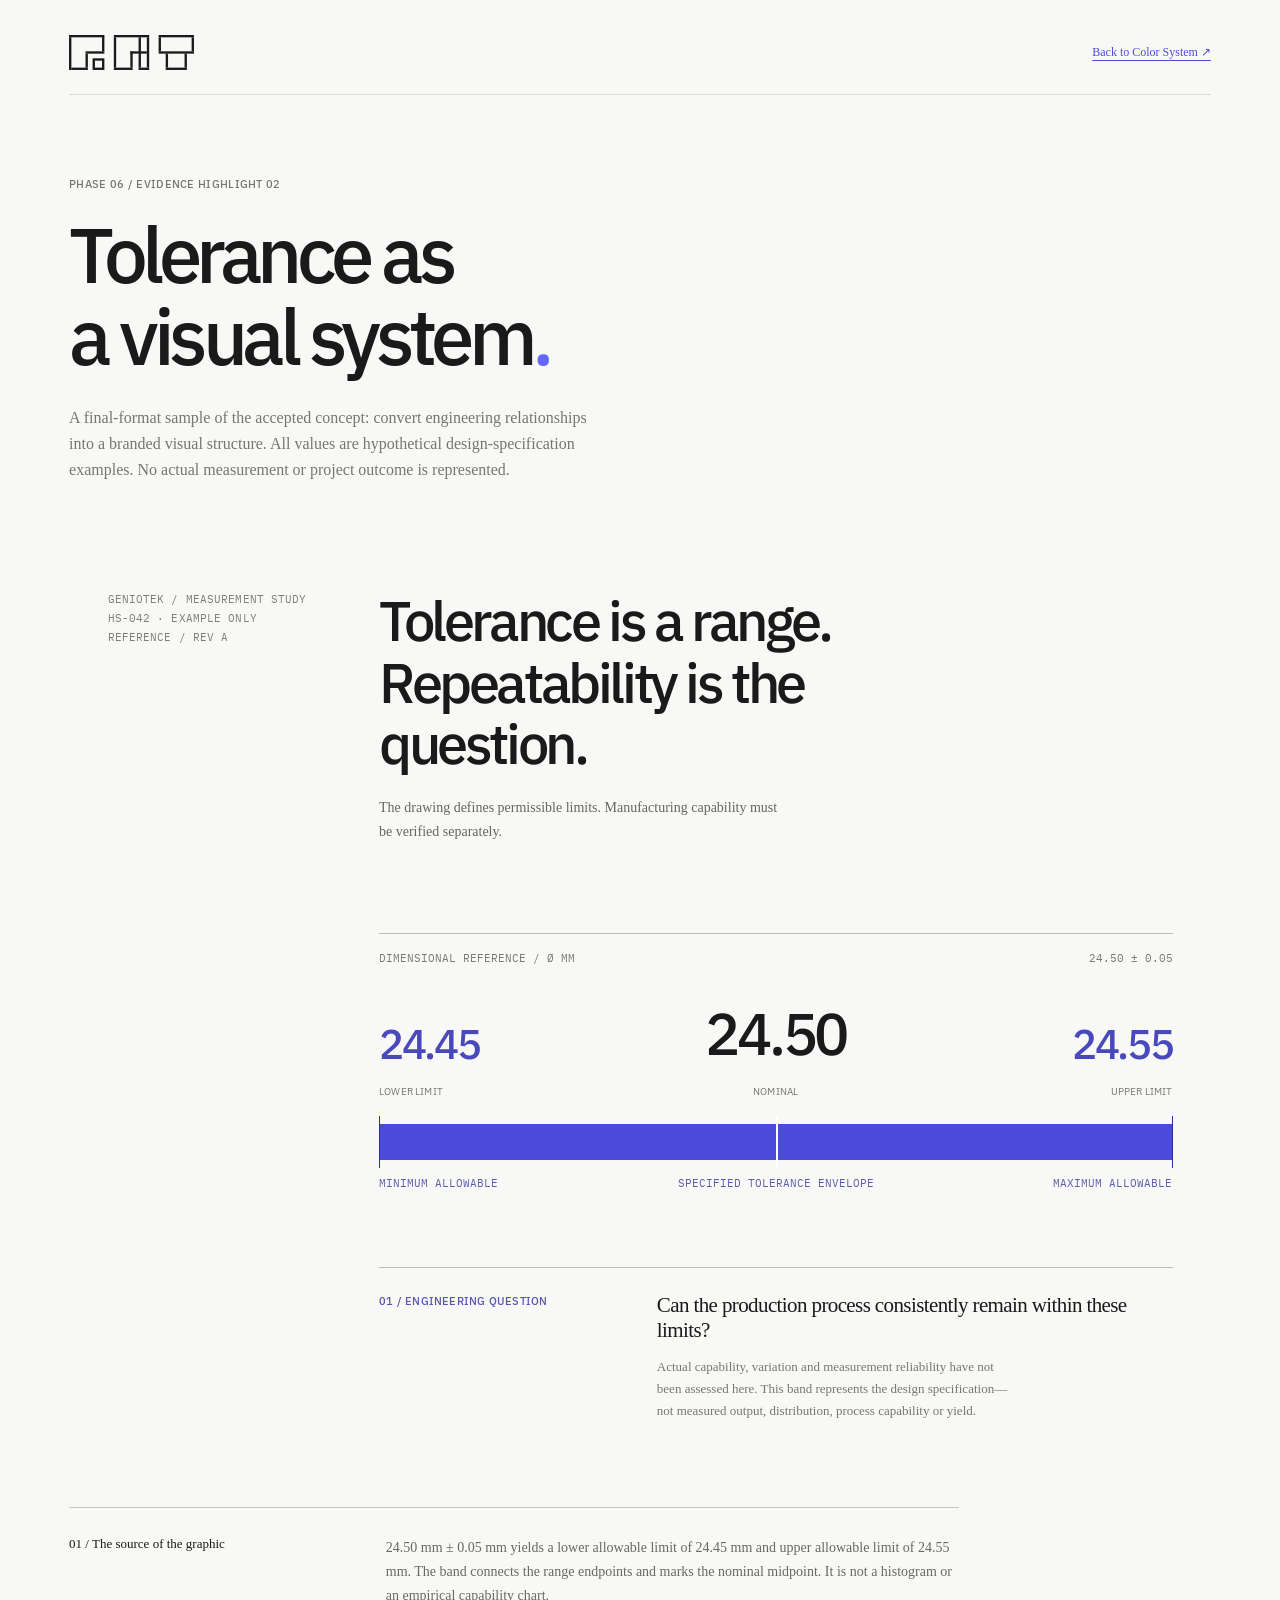
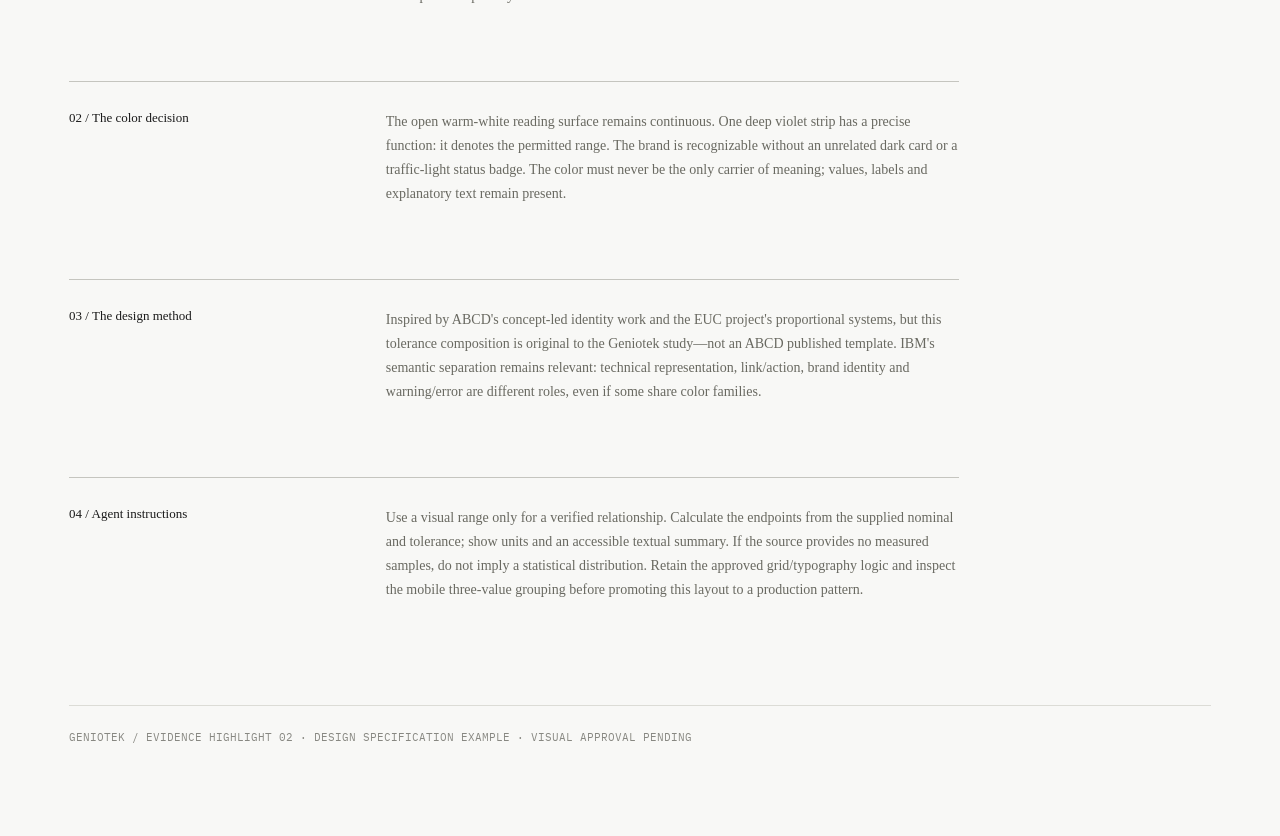
<file: studies/color-evidence-02.html>
<!doctype html>
<html lang="en">
<head>
<meta charset="utf-8">
<meta name="viewport" content="width=device-width,initial-scale=1">
<meta name="theme-color" content="#F8F8F6">
<meta name="description" content="Geniotek Color System — an ABCD-inspired editorial visual study of a dimensional tolerance range, not a real measurement.">
<title>Geniotek — Evidence Highlight 02 / Tolerance as a Visual System</title>
<link rel="preconnect" href="https://fonts.googleapis.com">
<link rel="preconnect" href="https://fonts.gstatic.com" crossorigin>
<link rel="stylesheet" href="https://fonts.googleapis.com/css2?family=IBM+Plex+Sans:wght@400;500;600&family=IBM+Plex+Mono:wght@400;500&display=swap">
<link rel="stylesheet" href="./color-foundations.css">
</head>
<body class="c6 c6-standalone">
<main class="c6-solo-main">
<header class="c6-solo-top">
<img src="../assets/geniotek-primary-logo.svg" alt="Geniotek" width="300" height="85">
<a href="../index.html#color">Back to Color System ↗</a>
</header>
<div class="c6-solo-intro">
<div class="c6-kicker">PHASE 06 / EVIDENCE HIGHLIGHT 02</div>
<h1>Tolerance as<br>a visual system<span style="color:#6666FF">.</span></h1>
<p>A final-format sample of the accepted concept: convert engineering relationships into a branded visual structure. All values are hypothetical design-specification examples. No actual measurement or project outcome is represented.</p>
</div>
<section class="c6-evidence" aria-labelledby="evidenceTitle">
<div class="c6-evidence-index">GENIOTEK / MEASUREMENT STUDY<br>HS-042 · EXAMPLE ONLY<br>REFERENCE / REV A</div>
<div class="c6-evidence-inner">
<h3 id="evidenceTitle">Tolerance is a range.<br>Repeatability is the question.</h3>
<p>The drawing defines permissible limits. Manufacturing capability must be verified separately.</p>
<div class="c6-evidence-data">
 <div class="c6-range-top"><span>DIMENSIONAL REFERENCE / Ø MM</span><span>24.50 ± 0.05</span></div>
 <div class="c6-range-numbers" aria-label="Allowed dimension from 24.45 through 24.55 millimeters, with nominal 24.50 millimeters">
  <div><strong>24.45</strong><small>LOWER LIMIT</small></div>
  <div><strong>24.50</strong><small>NOMINAL</small></div>
  <div><strong>24.55</strong><small>UPPER LIMIT</small></div>
 </div>
 <div class="c6-band" aria-hidden="true"><i class="edge-left"></i><i class="center"></i><i class="edge-right"></i></div>
 <div class="c6-band-label"><span>MINIMUM ALLOWABLE</span><span>SPECIFIED TOLERANCE ENVELOPE</span><span>MAXIMUM ALLOWABLE</span></div>
</div>
<div class="c6-evidence-conclusion">
 <span class="k">01 / ENGINEERING QUESTION</span>
 <div><h4>Can the production process consistently remain within these limits?</h4><p>Actual capability, variation and measurement reliability have not been assessed here. This band represents the design specification—not measured output, distribution, process capability or yield.</p></div>
</div>
</div>
</section>
<div class="c6-solo-guide"><b>01 / The source of the graphic</b><p>24.50 mm ± 0.05 mm yields a lower allowable limit of 24.45 mm and upper allowable limit of 24.55 mm. The band connects the range endpoints and marks the nominal midpoint. It is not a histogram or an empirical capability chart.</p></div>
<div class="c6-solo-guide"><b>02 / The color decision</b><p>The open warm-white reading surface remains continuous. One deep violet strip has a precise function: it denotes the permitted range. The brand is recognizable without an unrelated dark card or a traffic-light status badge. The color must never be the only carrier of meaning; values, labels and explanatory text remain present.</p></div>
<div class="c6-solo-guide"><b>03 / The design method</b><p>Inspired by ABCD's concept-led identity work and the EUC project's proportional systems, but this tolerance composition is original to the Geniotek study—not an ABCD published template. IBM's semantic separation remains relevant: technical representation, link/action, brand identity and warning/error are different roles, even if some share color families.</p></div>
<div class="c6-solo-guide"><b>04 / Agent instructions</b><p>Use a visual range only for a verified relationship. Calculate the endpoints from the supplied nominal and tolerance; show units and an accessible textual summary. If the source provides no measured samples, do not imply a statistical distribution. Retain the approved grid/typography logic and inspect the mobile three-value grouping before promoting this layout to a production pattern.</p></div>
<footer class="c6-solo-footer">GENIOTEK / EVIDENCE HIGHLIGHT 02 · DESIGN SPECIFICATION EXAMPLE · VISUAL APPROVAL PENDING</footer>
</main>
</body></html>
</file>
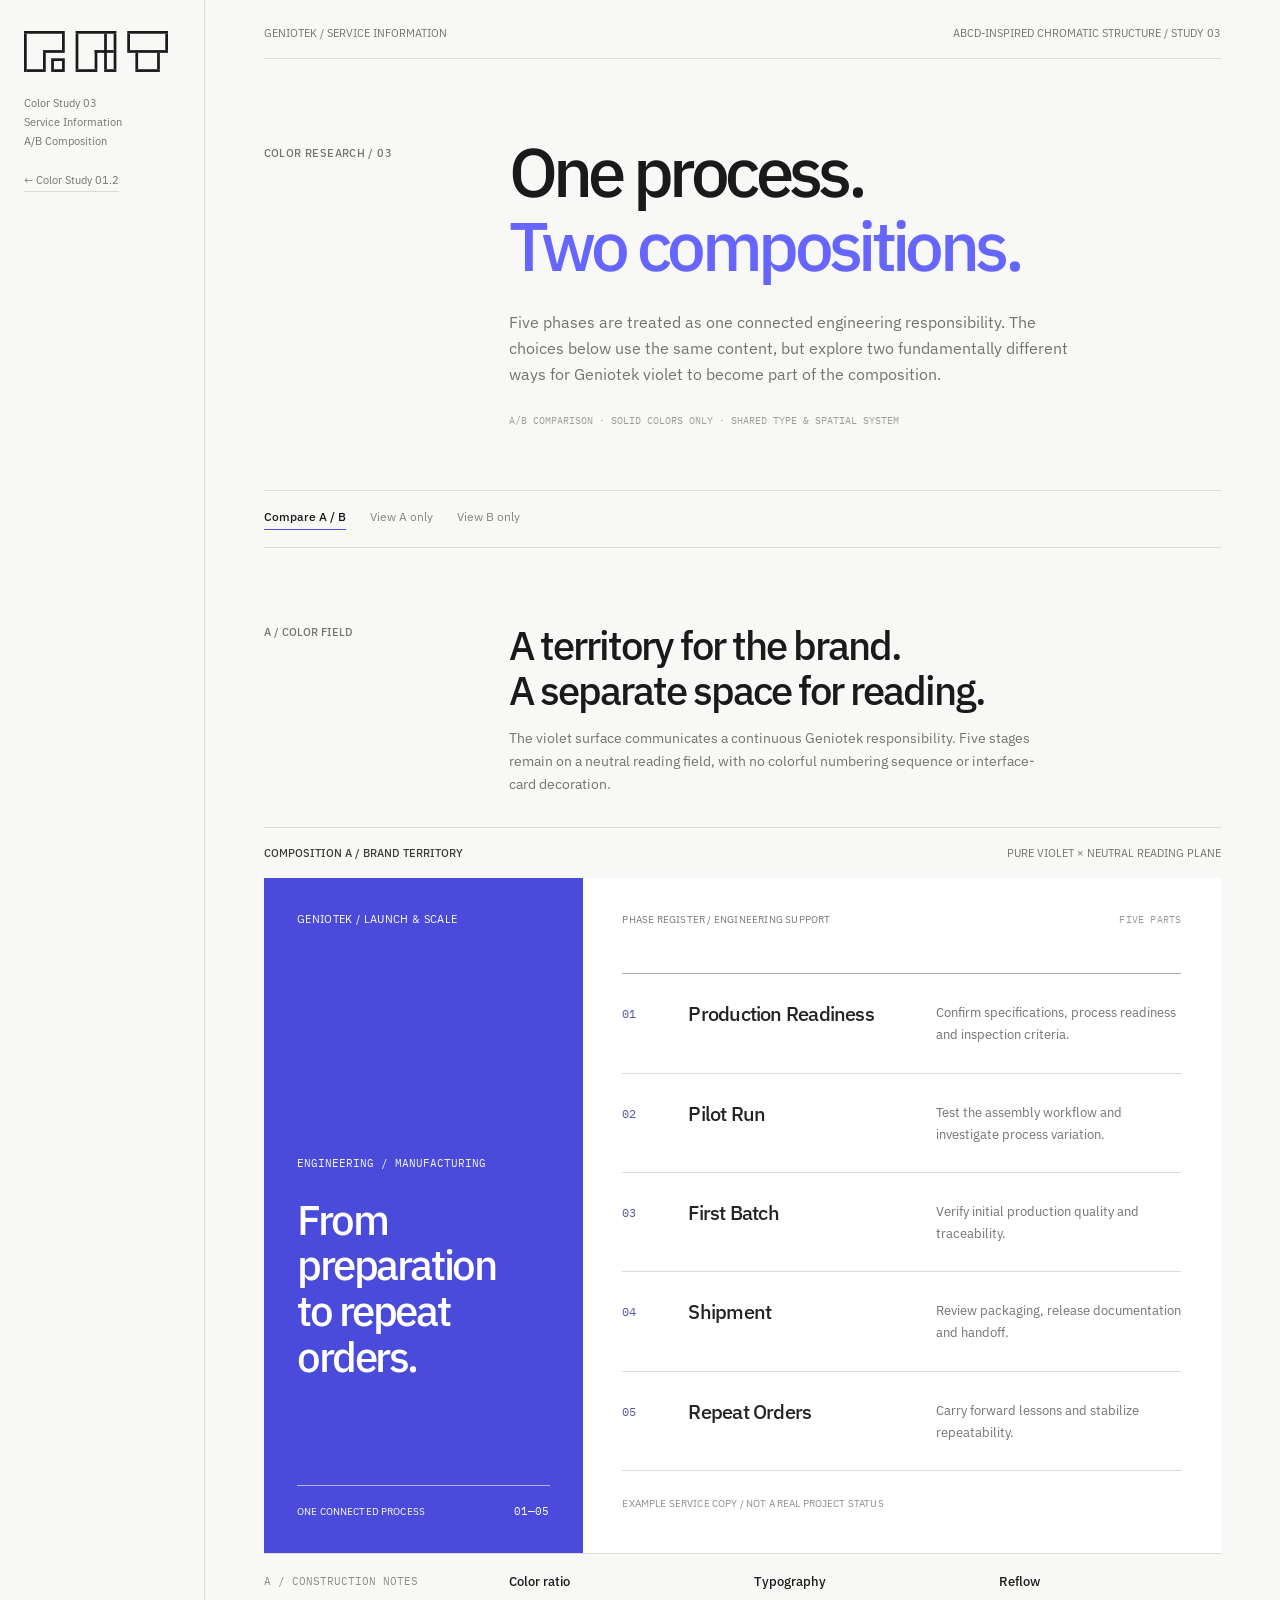
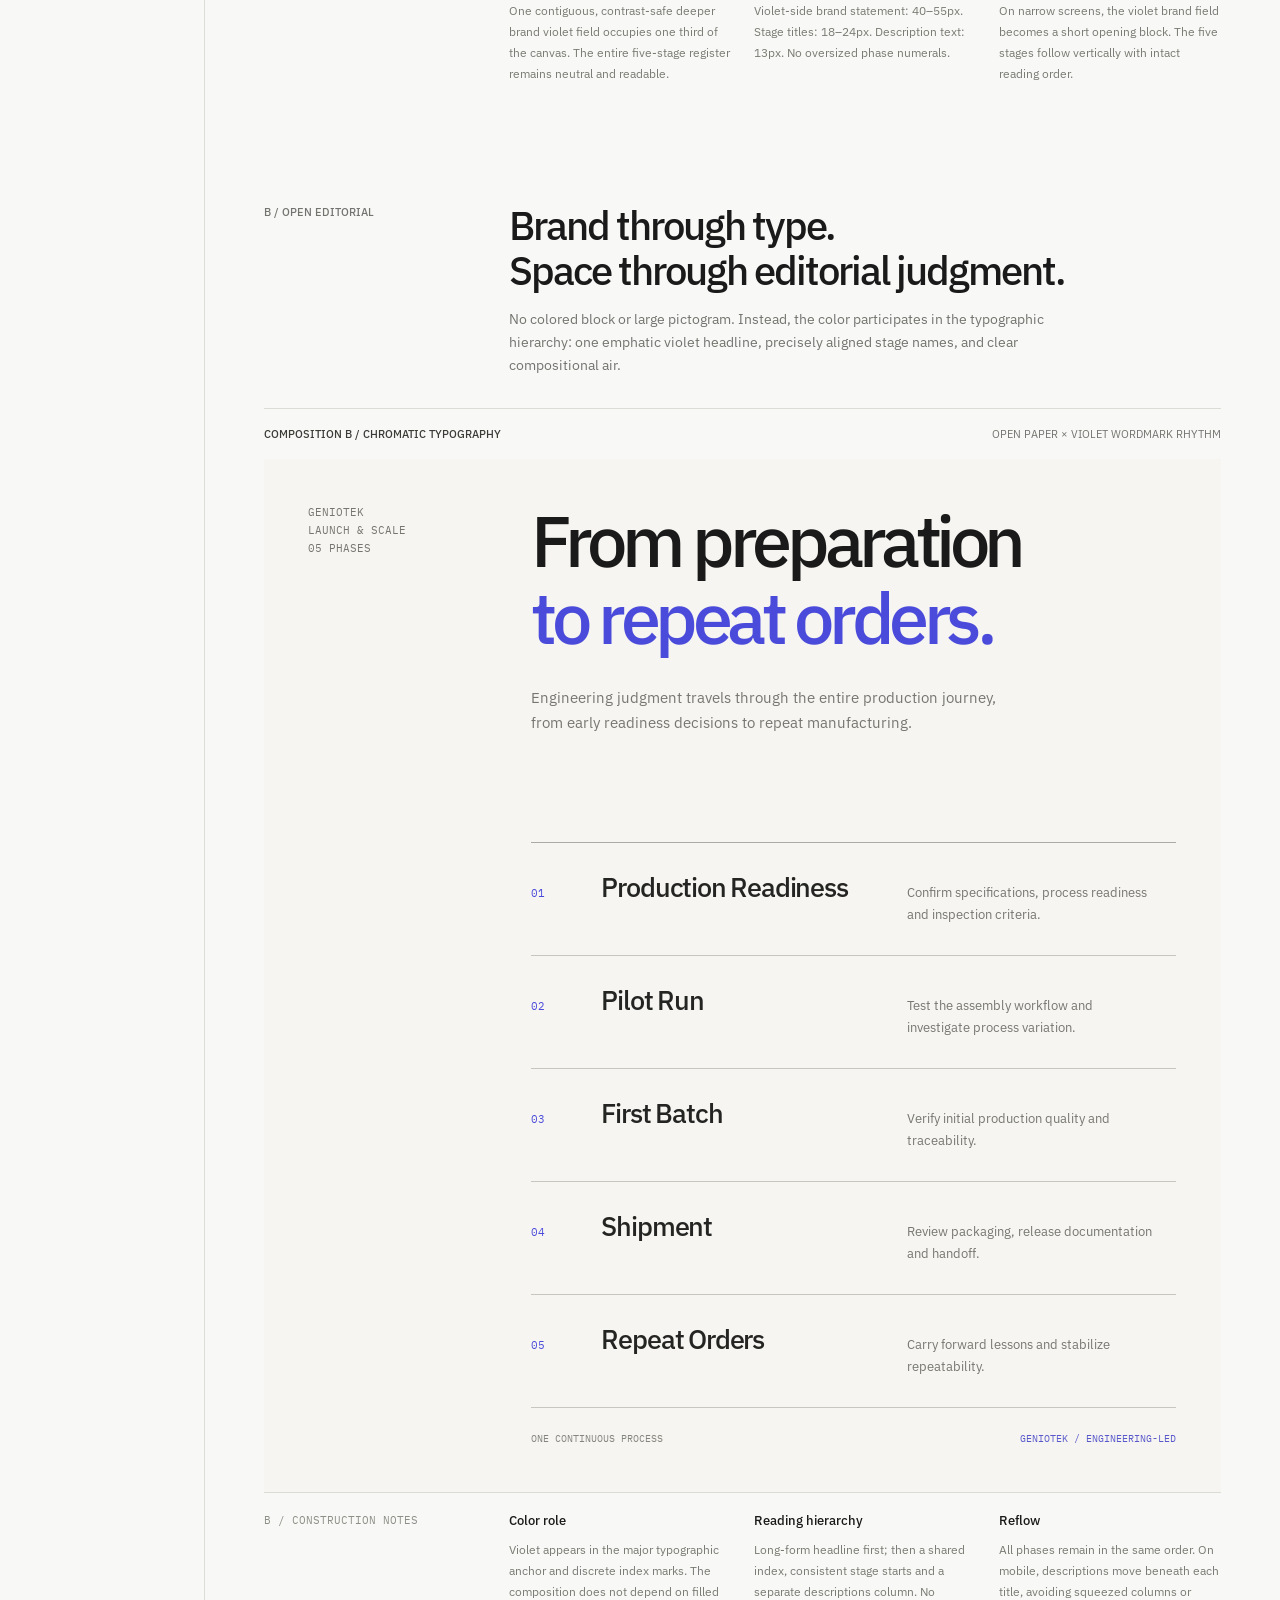
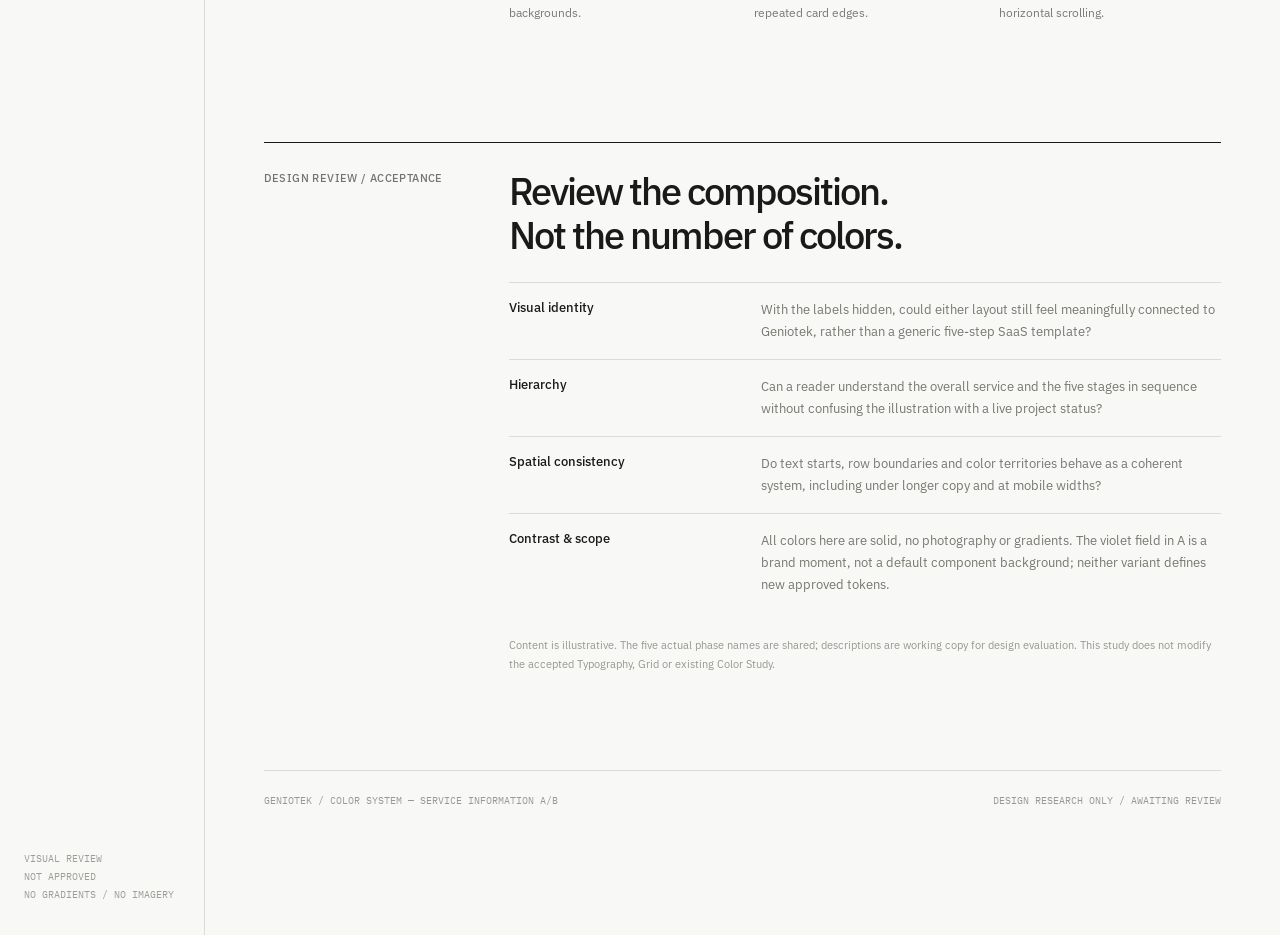
<file: studies/color-service-03-ab.html>
<!doctype html>
<html lang="en">
<head>
<meta charset="utf-8">
<meta name="viewport" content="width=device-width,initial-scale=1">
<meta name="theme-color" content="#F8F8F6">
<meta name="description" content="Geniotek Color Study: two independent solid-color compositions for Launch & Scale service stages.">
<title>Geniotek — Service Information A/B Composition Study</title>
<link rel="preconnect" href="https://fonts.googleapis.com">
<link rel="preconnect" href="https://fonts.gstatic.com" crossorigin>
<link href="https://fonts.googleapis.com/css2?family=IBM+Plex+Sans:wght@400;500;600&family=IBM+Plex+Mono:wght@400;500&display=swap" rel="stylesheet">
<style>
:root{
 --paper:#F8F8F6;--cream:#F1F0EA;--warm:#F6F5F1;--white:#FFFFFF;
 --ink:#1A1A1A;--text:#3B3B37;--muted:#73736F;--light:#9E9E97;
 --line:#DCDCD6;--brand:#6666FF;--brand-action:#4B4BDB;--violet-pale:#E8E8FA;
 --gap:clamp(12px,1.75vw,25px);--page-pad:clamp(22px,4.6vw,78px)
}
*,*::before,*::after{box-sizing:border-box}
html{scroll-behavior:smooth}
body{margin:0;background:var(--paper);color:var(--ink);font-family:"IBM Plex Sans",Arial,sans-serif;-webkit-font-smoothing:antialiased}
a{color:inherit;text-underline-offset:4px}
button{font:inherit;cursor:pointer}
:focus-visible{outline:2px solid #4B4BDB;outline-offset:4px}
.shell{max-width:1880px;margin:auto;display:grid;grid-template-columns:clamp(185px,16vw,240px) minmax(0,1fr);min-height:100vh}
.rail{border-right:1px solid var(--line);padding:31px 24px;display:flex;flex-direction:column;gap:22px}
.rail img{width:min(144px,100%);height:auto}
.rail p{font:400 11px/19px "IBM Plex Sans",sans-serif;color:var(--muted);margin:0}
.rail a{font-size:11px;text-decoration:none;align-self:start;border-bottom:1px solid var(--line);padding-bottom:4px;color:var(--muted)}
.rail .rail-end{font:400 10px/18px "IBM Plex Mono",monospace;color:var(--light);margin-top:auto}
.main{padding:0 var(--page-pad) 105px;min-width:0}
.top{padding:24px 0 16px;border-bottom:1px solid var(--line);display:flex;justify-content:space-between;gap:16px;color:var(--muted);font-size:11px;line-height:18px}
.cols{display:grid;grid-template-columns:repeat(12,minmax(0,1fr));gap:var(--gap)}
.kicker{font:500 11px/18px "IBM Plex Sans",sans-serif;letter-spacing:.035em;color:var(--muted)}
.intro{padding:75px 0 61px;align-items:start}
.intro .kicker{grid-column:1/span 3;padding-top:10px}
.intro .intro-copy{grid-column:4/span 9}
.intro h1{font:500 clamp(49px,5.4vw,84px)/1.075 "IBM Plex Sans",sans-serif;letter-spacing:-.067em;margin:0 0 26px;max-width:14ch}
.intro h1 span{color:var(--brand)}
.intro p{font-size:16px;line-height:26px;color:var(--muted);max-width:58ch;margin:0}
.intro .note{margin-top:25px;color:var(--light);font:400 10px/17px "IBM Plex Mono",monospace}
.view-switch{display:flex;gap:24px;align-items:center;flex-wrap:wrap;border-block:1px solid var(--line);padding:17px 0;margin-bottom:75px}
.view-switch button{background:transparent;border:0;padding:0 0 3px;color:#85857F;font-size:12px;line-height:18px;border-bottom:1px solid transparent}
.view-switch button[aria-pressed="true"]{color:var(--ink);font-weight:500;border-color:var(--brand-action)}
.variant{margin-bottom:119px}
.variant[hidden]{display:none!important}
.variant-header{display:grid;grid-template-columns:repeat(12,minmax(0,1fr));gap:var(--gap);margin-bottom:31px}
.variant-header .label{grid-column:1/span 3;color:var(--muted);font:500 11px/18px "IBM Plex Sans",sans-serif}
.variant-header .description{grid-column:4/span 9}
.variant-header h2{font-size:clamp(28px,3.1vw,45px);line-height:1.14;font-weight:500;letter-spacing:-.05em;margin:0 0 14px}
.variant-header p{margin:0;font-size:14px;line-height:23px;color:var(--muted);max-width:68ch}
.study-label{display:flex;justify-content:space-between;gap:15px;padding:16px 0;color:var(--muted);border-top:1px solid var(--line);font-size:11px;line-height:18px}
.study-label strong{font-weight:500;color:var(--text)}

/* A / Color Field — contiguous violet territory, information separate */
.a-canvas{
 background:var(--white);
 display:grid;
 grid-template-columns:4fr 8fr;
 min-height:675px;
 color:var(--ink);
}
.a-field{
 background:var(--brand-action);
 color:var(--white);
 padding:clamp(24px,2.6vw,45px);
 display:flex;
 flex-direction:column;
 justify-content:space-between;
 min-width:0
}
.a-field-top{font-size:11px;line-height:17px;letter-spacing:.03em;color:#FFFFFF}
.a-field-center{padding-top:120px}
.a-field-center .small{font:400 11px/19px "IBM Plex Mono",monospace;color:#F5F5FF;margin-bottom:24px}
.a-field h3{font:500 clamp(33px,3.3vw,55px)/1.08 "IBM Plex Sans",sans-serif;letter-spacing:-.057em;margin:0;max-width:9.5ch}
.a-field-bottom{border-top:1px solid rgba(255,255,255,.58);padding-top:16px;display:flex;justify-content:space-between;gap:18px;align-items:baseline;font-size:10px;line-height:17px;letter-spacing:.015em;color:#FFFFFF}
.a-field-bottom strong{font:400 11px/18px "IBM Plex Mono",monospace}
.a-content{padding:clamp(24px,2.6vw,45px) clamp(23px,3.1vw,57px) 41px;min-width:0;display:flex;flex-direction:column}
.a-heading{display:flex;justify-content:space-between;gap:15px;margin-bottom:45px}
.a-heading span{font-size:10px;line-height:17px;letter-spacing:.02em;color:#777771}
.a-heading span:last-child{font-family:"IBM Plex Mono",monospace;color:#9B9B95}
.a-list{border-top:1px solid #AFAFA8;flex:1;display:flex;flex-direction:column}
.a-row{display:grid;grid-template-columns:45px minmax(175px,1fr) minmax(150px,1.08fr);column-gap:21px;align-items:start;border-bottom:1px solid #DCDCD6;flex:1;padding:28px 0 25px;min-height:97px}
.a-num{font:400 12px/23px "IBM Plex Mono",monospace;color:#5555A8}
.a-name{font:500 clamp(18px,1.6vw,24px)/1.17 "IBM Plex Sans",sans-serif;letter-spacing:-.038em;color:#232321}
.a-detail{font-size:13px;line-height:22px;color:#73736F;margin:0;max-width:32ch}
.a-footer{font-size:10px;line-height:17px;color:#8B8B86;margin-top:24px;letter-spacing:.015em}

/* B / Color Typography — open editorial typography, no colored container */
.b-canvas{background:var(--warm);padding:clamp(27px,3.5vw,58px);min-height:920px}
.b-grid{display:grid;grid-template-columns:repeat(12,minmax(0,1fr));gap:0 var(--gap)}
.b-caption{grid-column:1/span 3;font:400 11px/18px "IBM Plex Mono",monospace;color:#767670}
.b-head{grid-column:4/span 9;min-width:0}
.b-head h3{font:500 clamp(48px,5.6vw,88px)/1.065 "IBM Plex Sans",sans-serif;letter-spacing:-.075em;margin:0 0 29px;max-width:12ch}
.b-head h3 em{font-style:normal;color:var(--brand-action)}
.b-head p{font-size:15px;line-height:25px;color:#777771;margin:0;max-width:55ch}
.b-list{grid-column:4/span 9;margin-top:107px;border-top:1px solid #ABABA6}
.b-row{display:grid;grid-template-columns:48px minmax(0,1.05fr) minmax(0,1fr);gap:var(--gap);border-bottom:1px solid #C7C7C0;padding:28px 0 29px;align-items:baseline}
.b-row .index{font:400 11px/20px "IBM Plex Mono",monospace;color:var(--brand-action)}
.b-row .name{font:500 clamp(23px,2.1vw,32px)/1.17 "IBM Plex Sans",sans-serif;letter-spacing:-.044em;color:#242422}
.b-row .description{font-size:13px;line-height:22px;color:#777771;max-width:31ch;margin:0}
.b-footer{grid-column:4/span 9;display:flex;justify-content:space-between;gap:18px;padding-top:22px;color:#85857F;font:400 10px/17px "IBM Plex Mono",monospace}
.b-footer .ending{color:#5959CC}

/* Methods stay subordinate to compositions */
.anatomy{display:grid;grid-template-columns:repeat(12,minmax(0,1fr));gap:var(--gap);padding:18px 0 0;border-top:1px solid var(--line)}
.anatomy .side{grid-column:1/span 3;color:#8E8E88;font:400 11px/18px "IBM Plex Mono",monospace}
.anatomy .content{grid-column:4/span 9;display:grid;grid-template-columns:repeat(3,minmax(0,1fr));gap:var(--gap)}
.anatomy article{min-width:0}
.anatomy h4{font-size:13px;font-weight:500;line-height:19px;margin:0 0 9px}
.anatomy p{font-size:12px;line-height:21px;color:#7A7A74;margin:0}
.rules{border-top:1px solid var(--ink);padding:26px 0 0}
.rules .side{grid-column:1/span 3}
.rules .content{grid-column:4/span 9}
.rules h2{font-size:clamp(27px,3vw,43px);font-weight:500;letter-spacing:-.052em;line-height:1.15;margin:0 0 25px}
.rules .item{display:grid;grid-template-columns:1fr 2fr;gap:var(--gap);border-top:1px solid var(--line);padding:16px 0}
.rules .item:last-child{border-bottom:1px solid var(--line)}
.rules .item b{font-size:13px;font-weight:500}
.rules .item p{margin:0;font-size:13px;line-height:22px;color:#777771}
.rules .closing{margin-top:24px;color:#979790;font-size:11px;line-height:19px}
.footer{display:flex;justify-content:space-between;gap:18px;margin-top:85px;border-top:1px solid var(--line);padding:20px 0;color:#999994;font:400 10px/19px "IBM Plex Mono",monospace}
@media(max-width:1180px){
 .a-row{grid-template-columns:33px minmax(0,1fr);gap:7px 14px;padding:22px 0 20px}
 .a-detail{grid-column:2;max-width:38ch;font-size:12px;line-height:20px}
 .a-field h3{font-size:clamp(30px,3vw,45px)}
}
@media(max-width:780px){
 .shell{display:block}.rail{border-right:0;border-bottom:1px solid var(--line);padding:16px 22px;display:flex;flex-direction:row;align-items:center;gap:16px}
 .rail img{width:100px}.rail p{font-size:10px;line-height:16px}.rail a,.rail-end{display:none!important}
 .main{padding:0 22px 70px}.top{padding:19px 0}.top span:last-child{display:none}
 .cols,.intro,.variant-header,.anatomy,.rules{grid-template-columns:repeat(4,minmax(0,1fr));gap:12px}
 .intro{padding:52px 0 55px;row-gap:20px}.intro .kicker,.intro .intro-copy{grid-column:1/-1}.intro h1{font-size:54px}
 .intro p{font-size:15px;line-height:24px}
 .view-switch{margin-bottom:64px;gap:17px}
 .variant{margin-bottom:86px}
 .variant-header .label,.variant-header .description{grid-column:1/-1}
 .variant-header{row-gap:15px}.variant-header h2{font-size:34px}
 .a-canvas{grid-template-columns:1fr;min-height:0}
 .a-field{min-height:290px;gap:20px;padding:25px}
 .a-field-center{padding-top:0}.a-field-center .small{margin-bottom:18px}
 .a-field h3{font-size:44px;max-width:14ch}
 .a-field-bottom{margin-top:10px}
 .a-content{padding:29px 24px 30px}
 .a-heading{margin-bottom:31px}
 .a-row{grid-template-columns:28px minmax(0,1fr);gap:8px 15px}
 .a-name{font-size:22px}
 .a-detail{grid-column:2;font-size:13px;max-width:40ch}
 .b-canvas{padding:28px 24px;min-height:0}
 .b-grid{grid-template-columns:repeat(4,minmax(0,1fr));gap:0 12px}
 .b-caption,.b-head,.b-list,.b-footer{grid-column:1/-1}
 .b-caption{margin-bottom:40px}
 .b-head h3{font-size:clamp(43px,9vw,66px)}
 .b-list{margin-top:55px}
 .b-row{grid-template-columns:30px minmax(0,1fr);gap:7px 13px;padding:22px 0}
 .b-row .name{font-size:24px}
 .b-row .description{grid-column:2;font-size:13px;max-width:40ch}
 .anatomy{row-gap:20px}.anatomy .side,.anatomy .content,.rules .side,.rules .content{grid-column:1/-1}
 .anatomy .content{grid-template-columns:1fr;gap:15px}
 .rules{row-gap:23px}
 .footer{display:block}.footer span{display:block;margin-bottom:6px}
}
@media(max-width:390px){.intro h1{font-size:46px}.a-field h3{font-size:39px}.b-head h3{font-size:43px}.a-row .a-name,.b-row .name{overflow-wrap:break-word}}
@media(prefers-reduced-motion:reduce){html{scroll-behavior:auto}}
</style>
</head>
<body>
<div class="shell">
<aside class="rail">
 <img src="../assets/geniotek-primary-logo.svg" alt="Geniotek" width="300" height="85">
 <p>Color Study 03<br>Service Information<br>A/B Composition</p>
 <a href="./color-system-study-01.html">← Color Study 01.2</a>
 <div class="rail-end">VISUAL REVIEW<br>NOT APPROVED<br>NO GRADIENTS / NO IMAGERY</div>
</aside>
<main class="main">
 <header class="top"><span>GENIOTEK / SERVICE INFORMATION</span><span>ABCD-INSPIRED CHROMATIC STRUCTURE / STUDY 03</span></header>
 <div class="intro cols">
   <div class="kicker">COLOR RESEARCH / 03</div>
   <div class="intro-copy">
     <h1>One process.<br><span>Two compositions.</span></h1>
     <p>Five phases are treated as one connected engineering responsibility. The choices below use the same content, but explore two fundamentally different ways for Geniotek violet to become part of the composition.</p>
     <div class="note">A/B COMPARISON · SOLID COLORS ONLY · SHARED TYPE & SPATIAL SYSTEM</div>
   </div>
 </div>
 <nav class="view-switch" aria-label="Choose composition">
   <button type="button" data-view="both" aria-pressed="true">Compare A / B</button>
   <button type="button" data-view="a" aria-pressed="false">View A only</button>
   <button type="button" data-view="b" aria-pressed="false">View B only</button>
 </nav>
 <section class="variant" data-variant="a" aria-labelledby="variantA">
   <header class="variant-header">
     <div class="label">A / COLOR FIELD</div>
     <div class="description"><h2 id="variantA">A territory for the brand.<br>A separate space for reading.</h2>
      <p>The violet surface communicates a continuous Geniotek responsibility. Five stages remain on a neutral reading field, with no colorful numbering sequence or interface-card decoration.</p></div>
   </header>
   <div class="study-label"><strong>COMPOSITION A / BRAND TERRITORY</strong><span>PURE VIOLET × NEUTRAL READING PLANE</span></div>
   <article class="a-canvas" aria-label="Composition A, brand field and phase register">
    <section class="a-field">
      <div class="a-field-top">GENIOTEK / LAUNCH & SCALE</div>
      <div class="a-field-center">
        <div class="small">ENGINEERING / MANUFACTURING</div>
        <h3>From preparation to repeat orders.</h3>
      </div>
      <div class="a-field-bottom"><span>ONE CONNECTED PROCESS</span><strong>01—05</strong></div>
    </section>
    <section class="a-content">
      <div class="a-heading"><span>PHASE REGISTER / ENGINEERING SUPPORT</span><span>FIVE PARTS</span></div>
      <div class="a-list">
       <div class="a-row"><span class="a-num">01</span><span class="a-name">Production Readiness</span><p class="a-detail">Confirm specifications, process readiness and inspection criteria.</p></div>
       <div class="a-row"><span class="a-num">02</span><span class="a-name">Pilot Run</span><p class="a-detail">Test the assembly workflow and investigate process variation.</p></div>
       <div class="a-row"><span class="a-num">03</span><span class="a-name">First Batch</span><p class="a-detail">Verify initial production quality and traceability.</p></div>
       <div class="a-row"><span class="a-num">04</span><span class="a-name">Shipment</span><p class="a-detail">Review packaging, release documentation and handoff.</p></div>
       <div class="a-row"><span class="a-num">05</span><span class="a-name">Repeat Orders</span><p class="a-detail">Carry forward lessons and stabilize repeatability.</p></div>
      </div>
      <div class="a-footer">EXAMPLE SERVICE COPY / NOT A REAL PROJECT STATUS</div>
    </section>
   </article>
   <div class="anatomy">
      <div class="side">A / CONSTRUCTION NOTES</div>
      <div class="content">
       <article><h4>Color ratio</h4><p>One contiguous, contrast-safe deeper brand violet field occupies one third of the canvas. The entire five-stage register remains neutral and readable.</p></article>
       <article><h4>Typography</h4><p>Violet-side brand statement: 40–55px. Stage titles: 18–24px. Description text: 13px. No oversized phase numerals.</p></article>
       <article><h4>Reflow</h4><p>On narrow screens, the violet brand field becomes a short opening block. The five stages follow vertically with intact reading order.</p></article>
      </div>
   </div>
 </section>

 <section class="variant" data-variant="b" aria-labelledby="variantB">
   <header class="variant-header">
     <div class="label">B / OPEN EDITORIAL</div>
     <div class="description"><h2 id="variantB">Brand through type.<br>Space through editorial judgment.</h2>
      <p>No colored block or large pictogram. Instead, the color participates in the typographic hierarchy: one emphatic violet headline, precisely aligned stage names, and clear compositional air.</p></div>
   </header>
   <div class="study-label"><strong>COMPOSITION B / CHROMATIC TYPOGRAPHY</strong><span>OPEN PAPER × VIOLET WORDMARK RHYTHM</span></div>
   <article class="b-canvas" aria-label="Composition B, open editorial service stages">
    <div class="b-grid">
     <div class="b-caption">GENIOTEK<br>LAUNCH & SCALE<br>05 PHASES</div>
     <div class="b-head">
       <h3>From preparation<br><em>to repeat orders.</em></h3>
       <p>Engineering judgment travels through the entire production journey, from early readiness decisions to repeat manufacturing.</p>
     </div>
     <div class="b-list">
       <div class="b-row"><span class="index">01</span><span class="name">Production Readiness</span><p class="description">Confirm specifications, process readiness and inspection criteria.</p></div>
       <div class="b-row"><span class="index">02</span><span class="name">Pilot Run</span><p class="description">Test the assembly workflow and investigate process variation.</p></div>
       <div class="b-row"><span class="index">03</span><span class="name">First Batch</span><p class="description">Verify initial production quality and traceability.</p></div>
       <div class="b-row"><span class="index">04</span><span class="name">Shipment</span><p class="description">Review packaging, release documentation and handoff.</p></div>
       <div class="b-row"><span class="index">05</span><span class="name">Repeat Orders</span><p class="description">Carry forward lessons and stabilize repeatability.</p></div>
     </div>
     <div class="b-footer"><span>ONE CONTINUOUS PROCESS</span><span class="ending">GENIOTEK / ENGINEERING-LED</span></div>
    </div>
   </article>
   <div class="anatomy">
      <div class="side">B / CONSTRUCTION NOTES</div>
      <div class="content">
       <article><h4>Color role</h4><p>Violet appears in the major typographic anchor and discrete index marks. The composition does not depend on filled backgrounds.</p></article>
       <article><h4>Reading hierarchy</h4><p>Long-form headline first; then a shared index, consistent stage starts and a separate descriptions column. No repeated card edges.</p></article>
       <article><h4>Reflow</h4><p>All phases remain in the same order. On mobile, descriptions move beneath each title, avoiding squeezed columns or horizontal scrolling.</p></article>
      </div>
   </div>
 </section>

 <section class="rules cols" aria-labelledby="rulesTitle">
  <div class="kicker side">DESIGN REVIEW / ACCEPTANCE</div>
  <div class="content">
   <h2 id="rulesTitle">Review the composition.<br>Not the number of colors.</h2>
   <div class="item"><b>Visual identity</b><p>With the labels hidden, could either layout still feel meaningfully connected to Geniotek, rather than a generic five-step SaaS template?</p></div>
   <div class="item"><b>Hierarchy</b><p>Can a reader understand the overall service and the five stages in sequence without confusing the illustration with a live project status?</p></div>
   <div class="item"><b>Spatial consistency</b><p>Do text starts, row boundaries and color territories behave as a coherent system, including under longer copy and at mobile widths?</p></div>
   <div class="item"><b>Contrast & scope</b><p>All colors here are solid, no photography or gradients. The violet field in A is a brand moment, not a default component background; neither variant defines new approved tokens.</p></div>
   <p class="closing">Content is illustrative. The five actual phase names are shared; descriptions are working copy for design evaluation. This study does not modify the accepted Typography, Grid or existing Color Study.</p>
  </div>
 </section>
 <footer class="footer"><span>GENIOTEK / COLOR SYSTEM — SERVICE INFORMATION A/B</span><span>DESIGN RESEARCH ONLY / AWAITING REVIEW</span></footer>
</main>
</div>
<script>
(function(){
 const buttons=[...document.querySelectorAll('[data-view]')];
 const variants=[...document.querySelectorAll('[data-variant]')];
 buttons.forEach(button=>button.addEventListener('click',()=>{
  const view=button.dataset.view;
  buttons.forEach(b=>b.setAttribute('aria-pressed',String(b===button)));
  variants.forEach(section=>{section.hidden=view!=='both'&&section.dataset.variant!==view});
 }));
})();
</script>
</body></html>
</file>
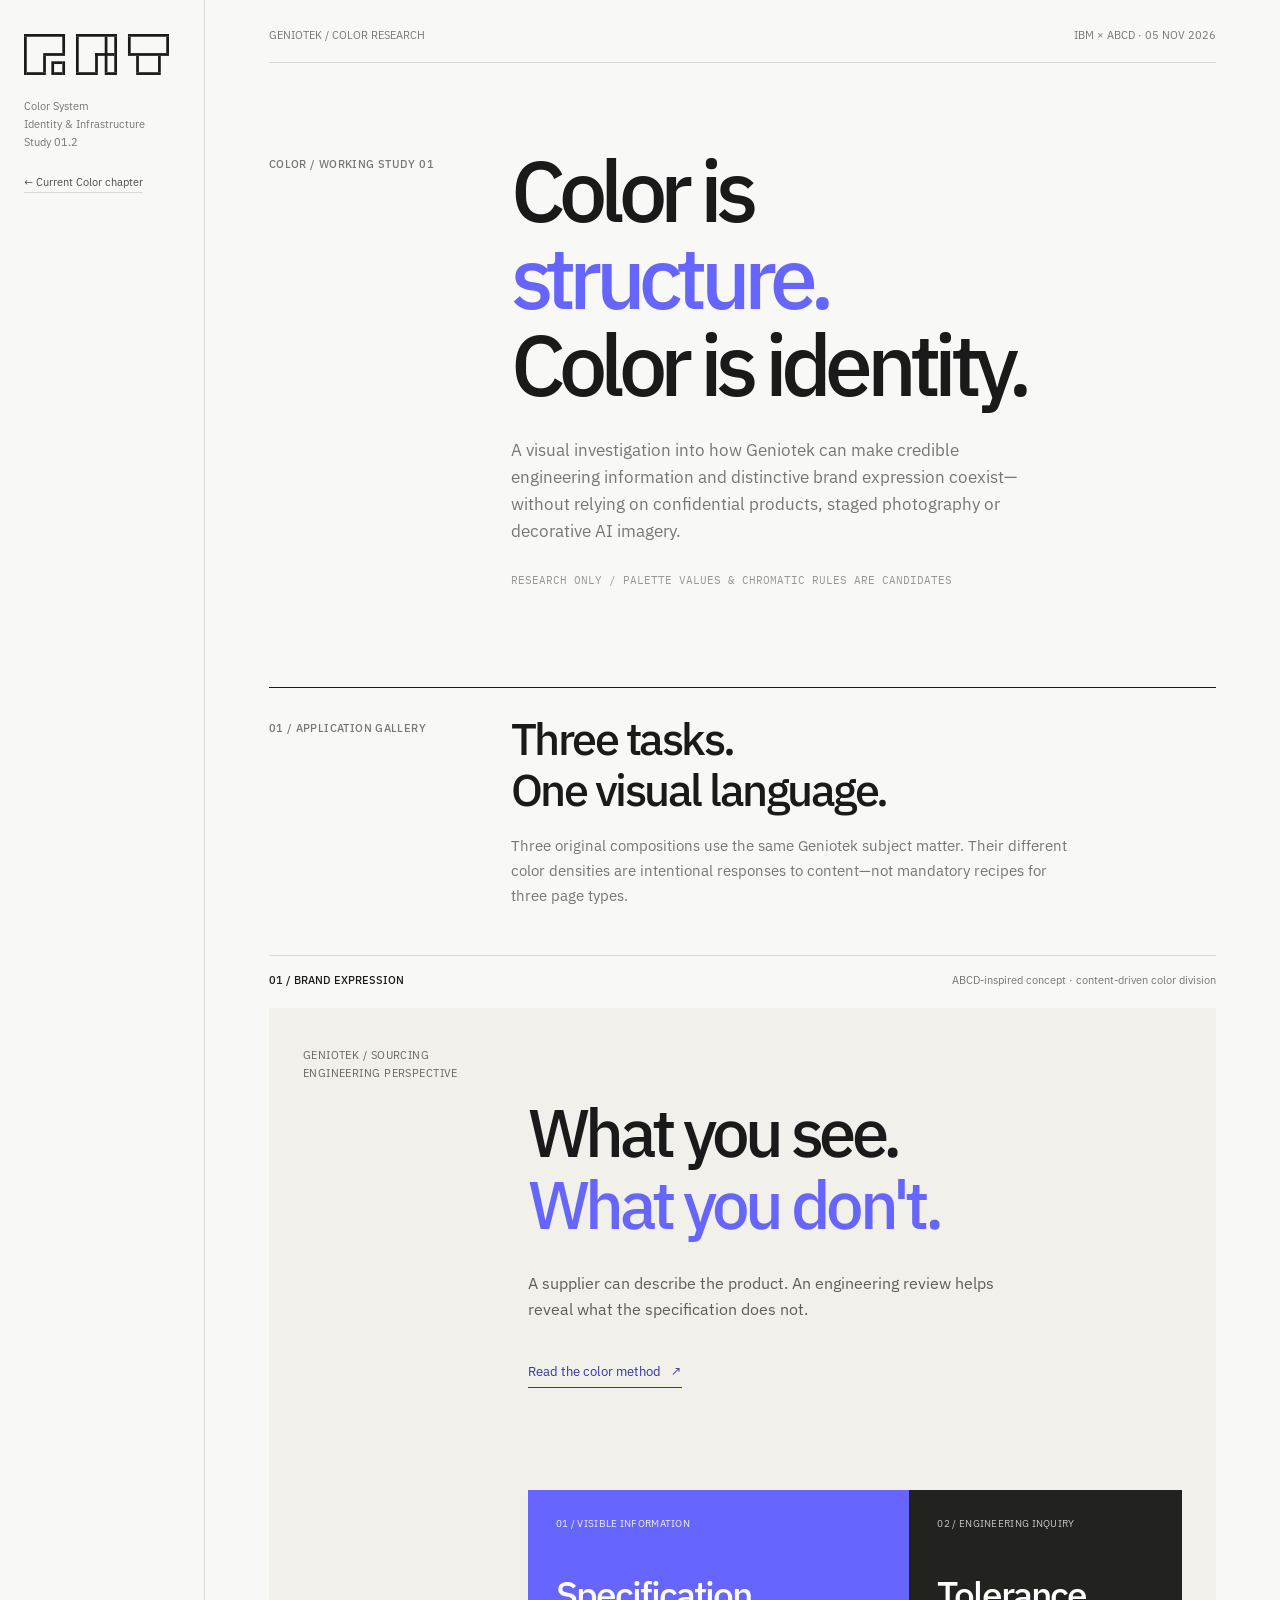
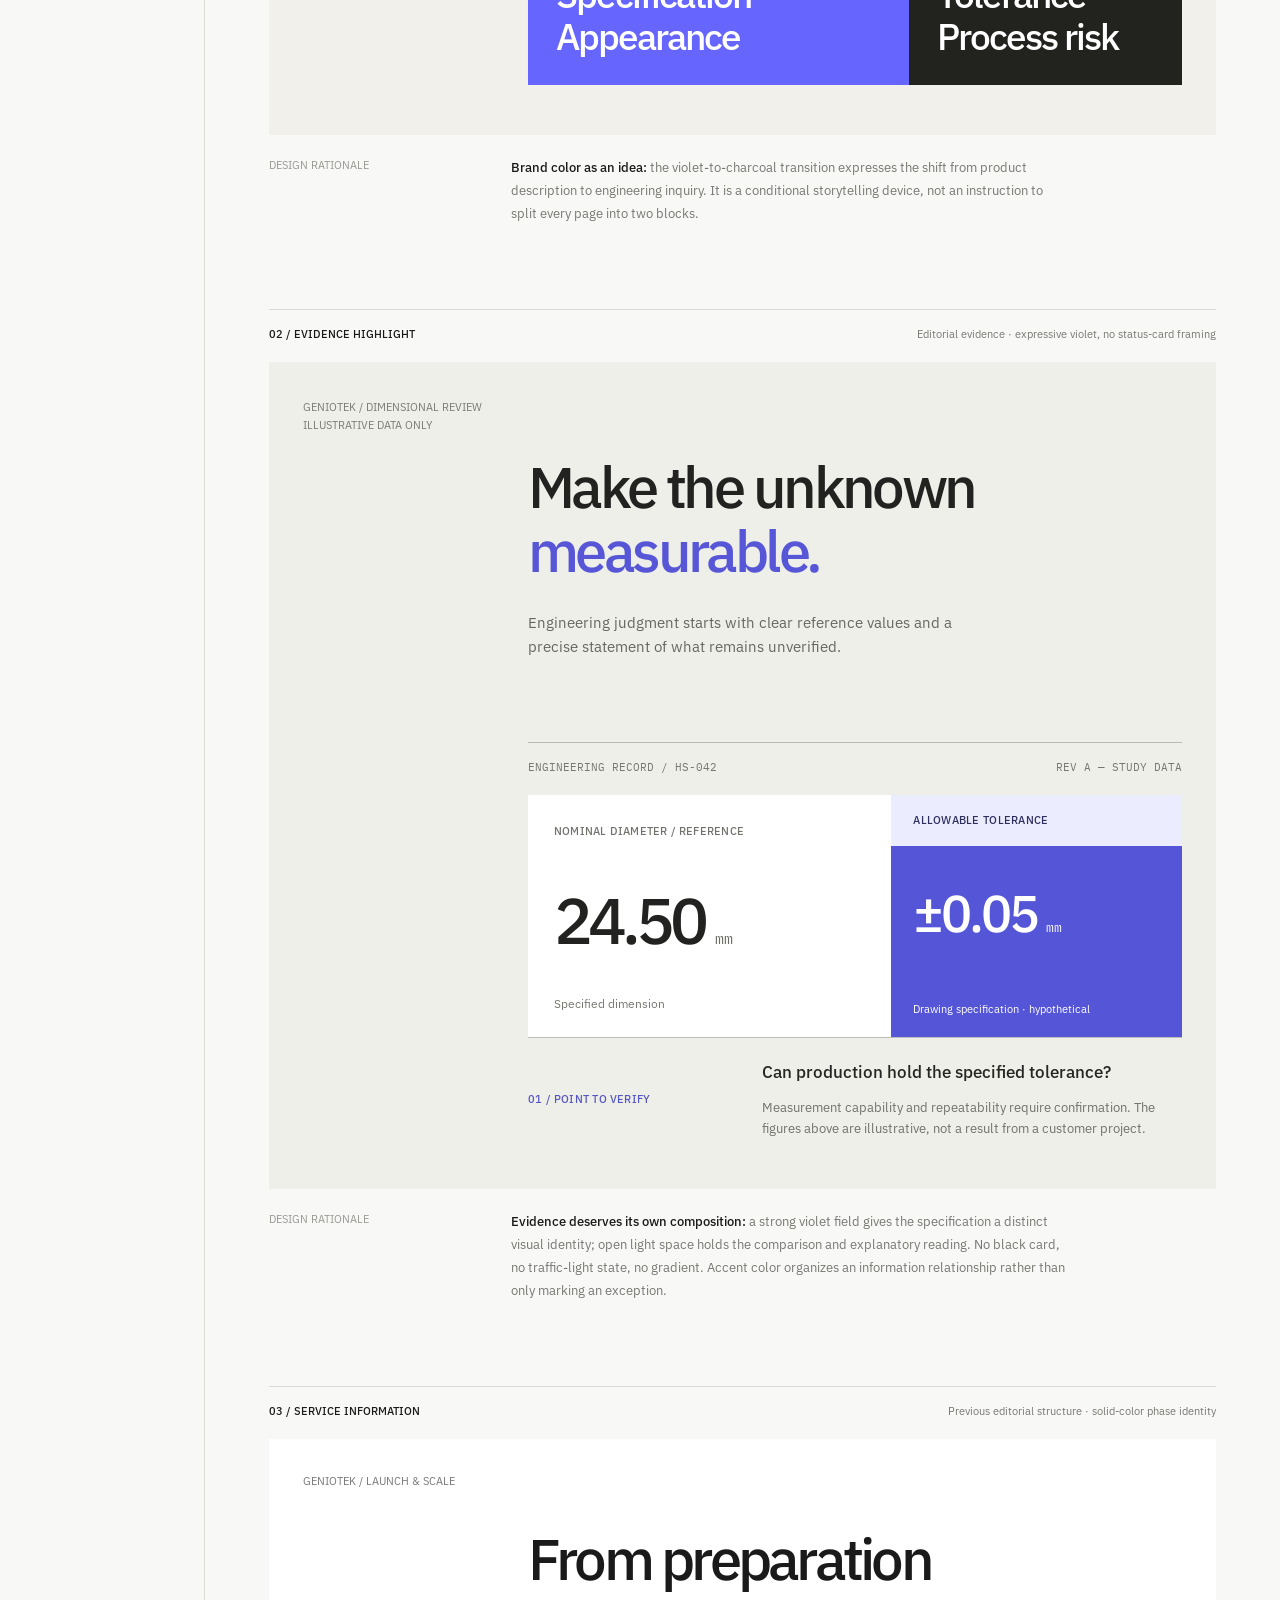
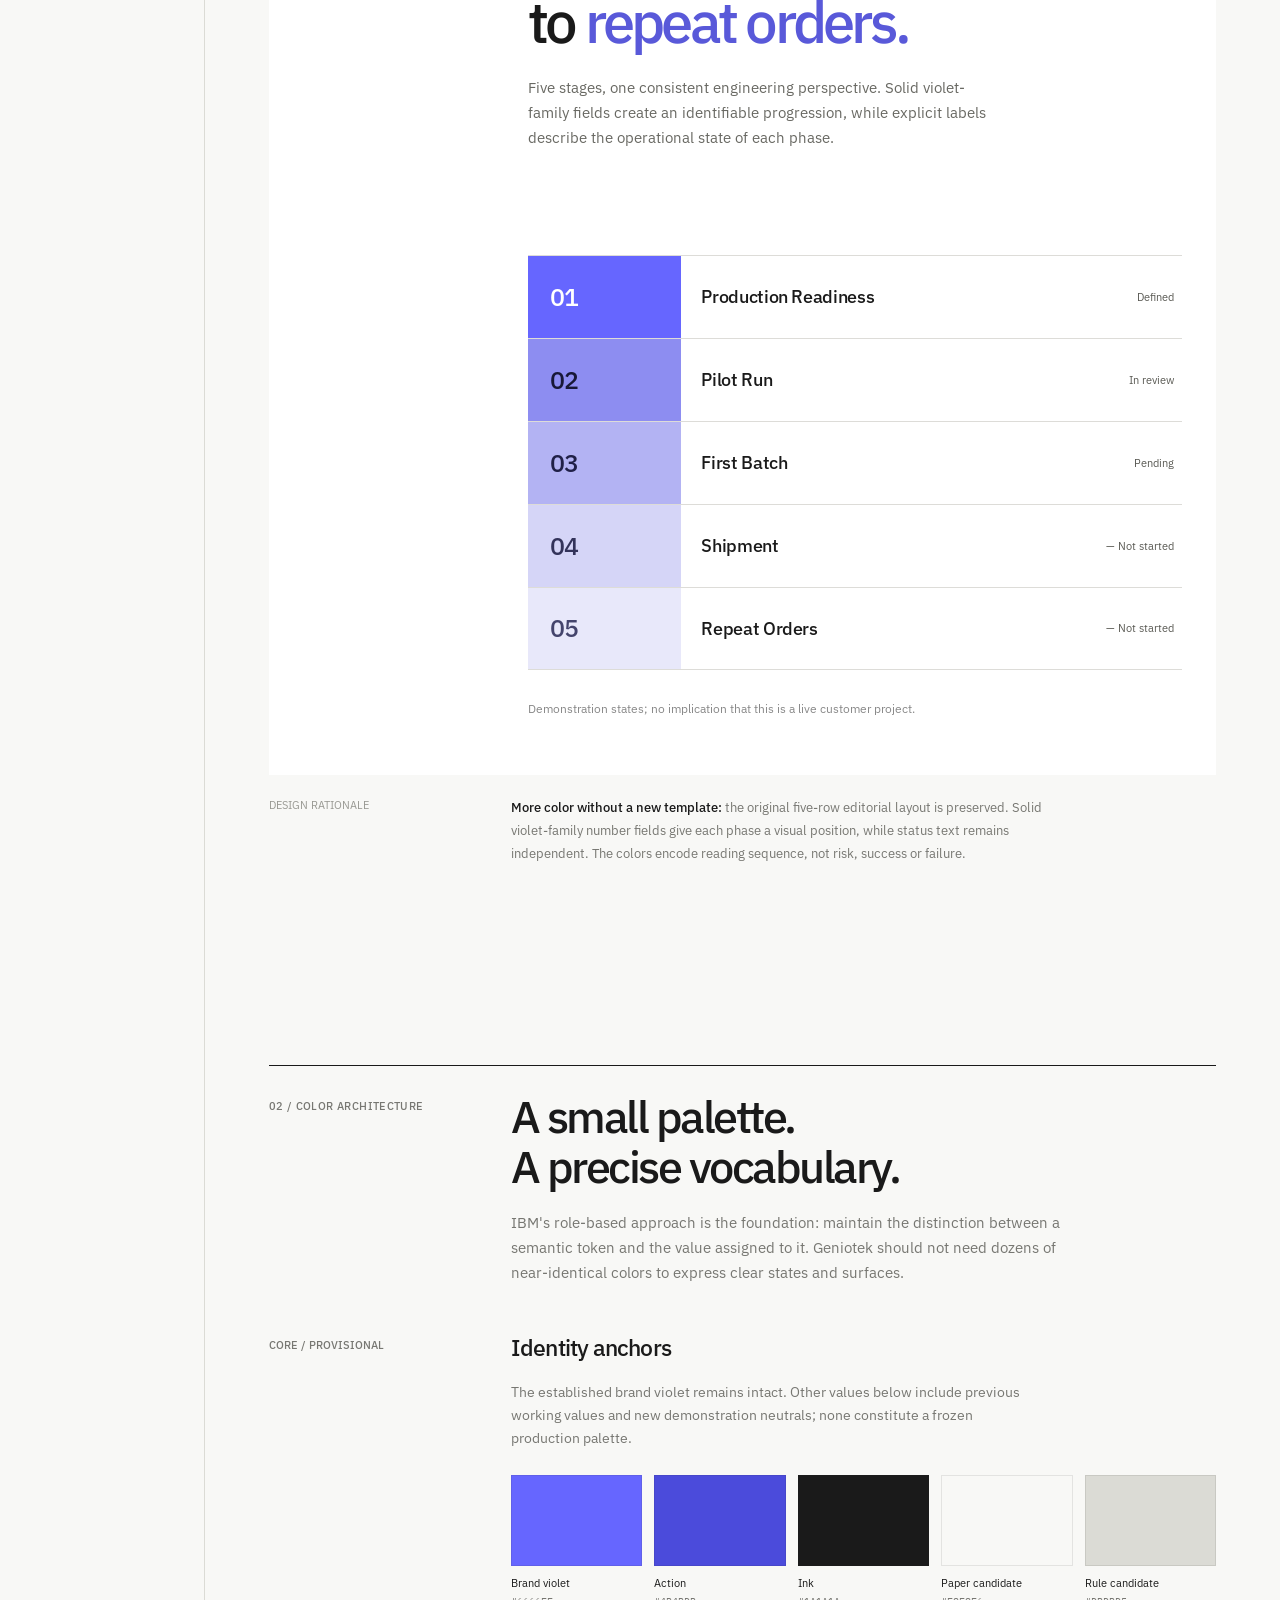
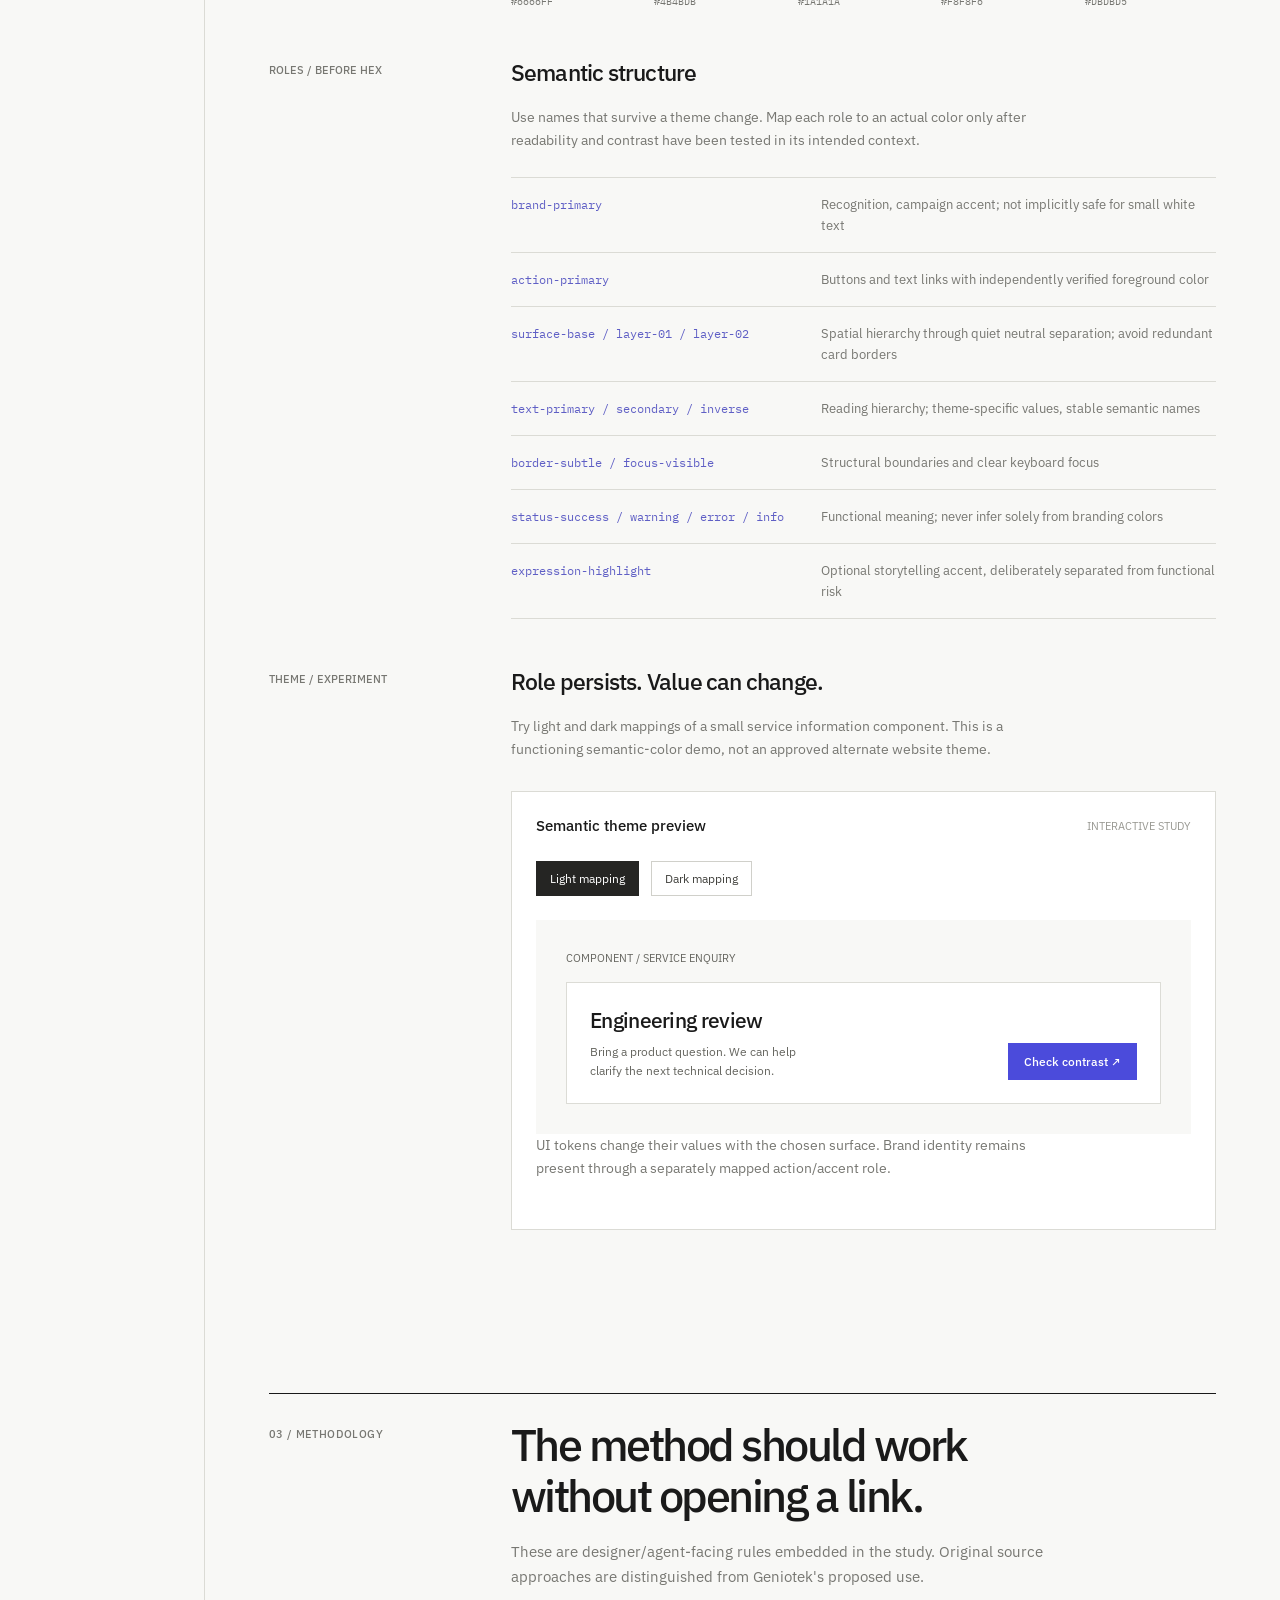
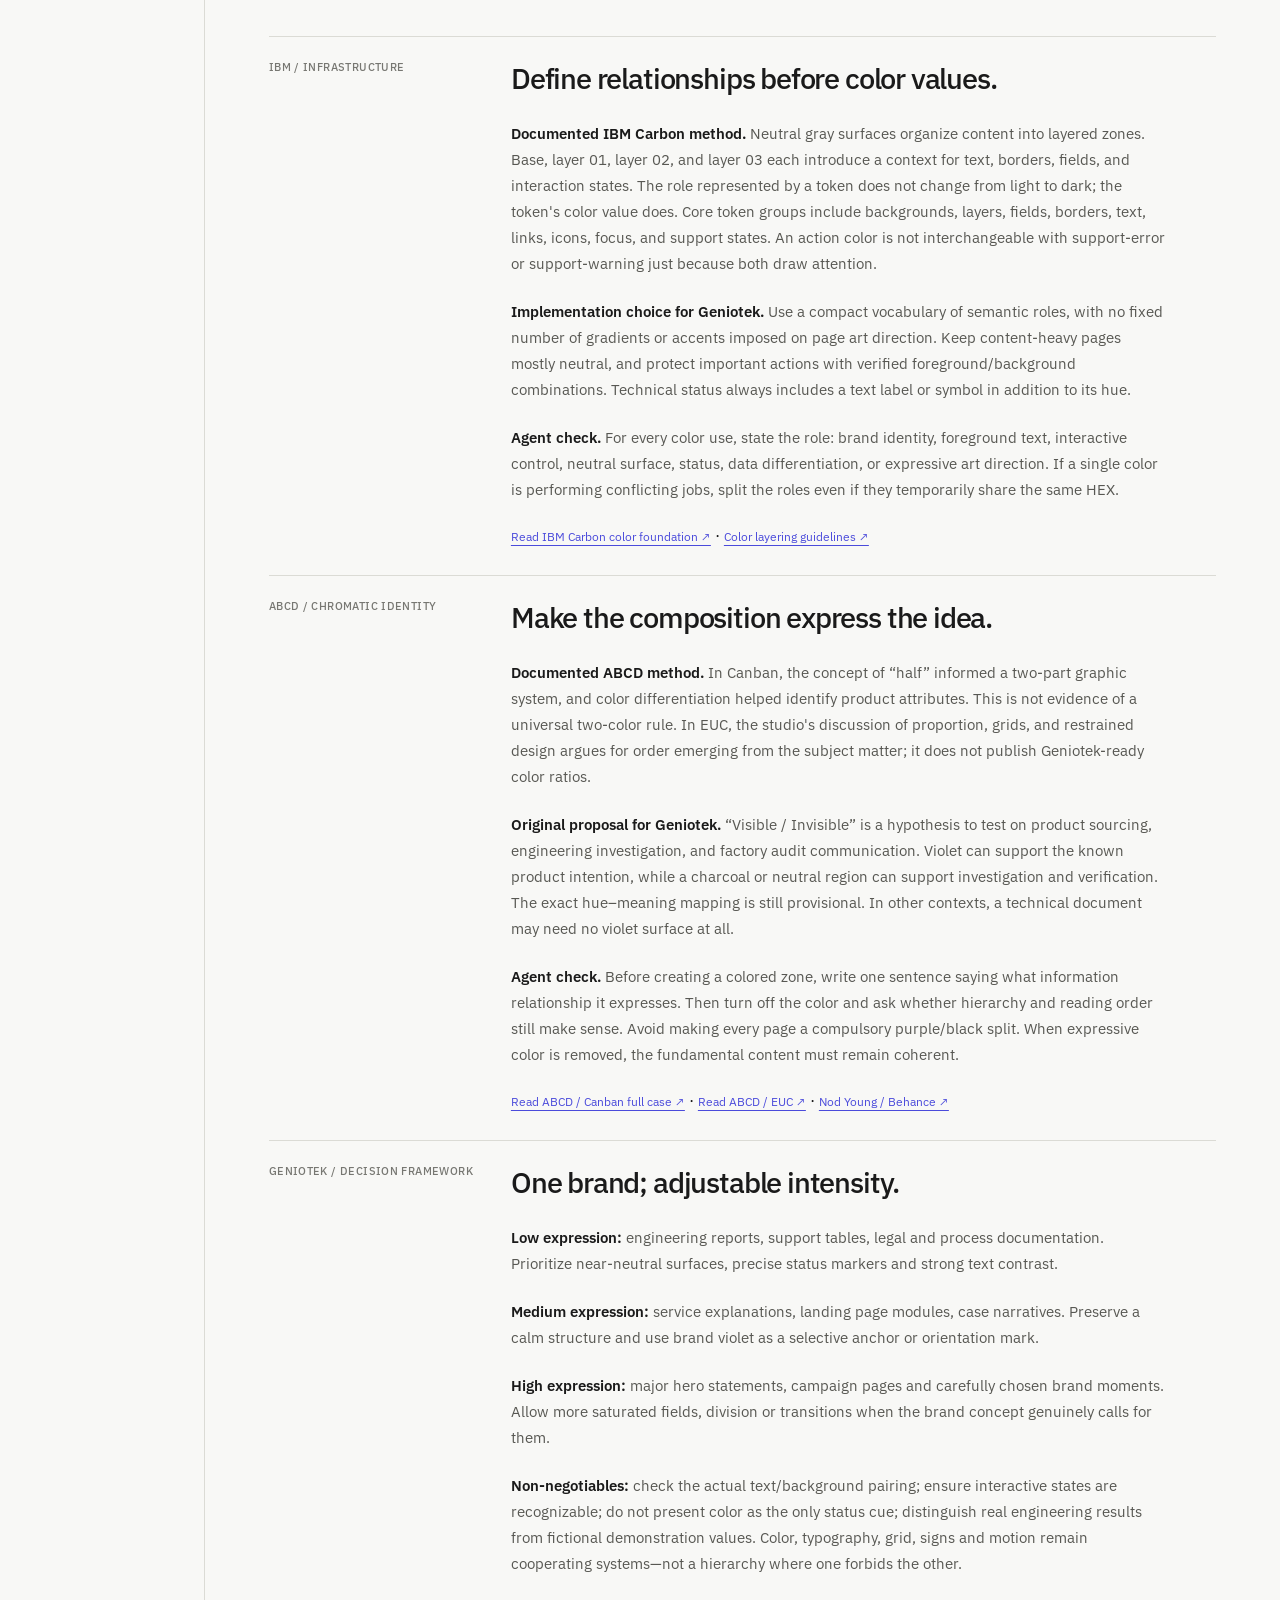
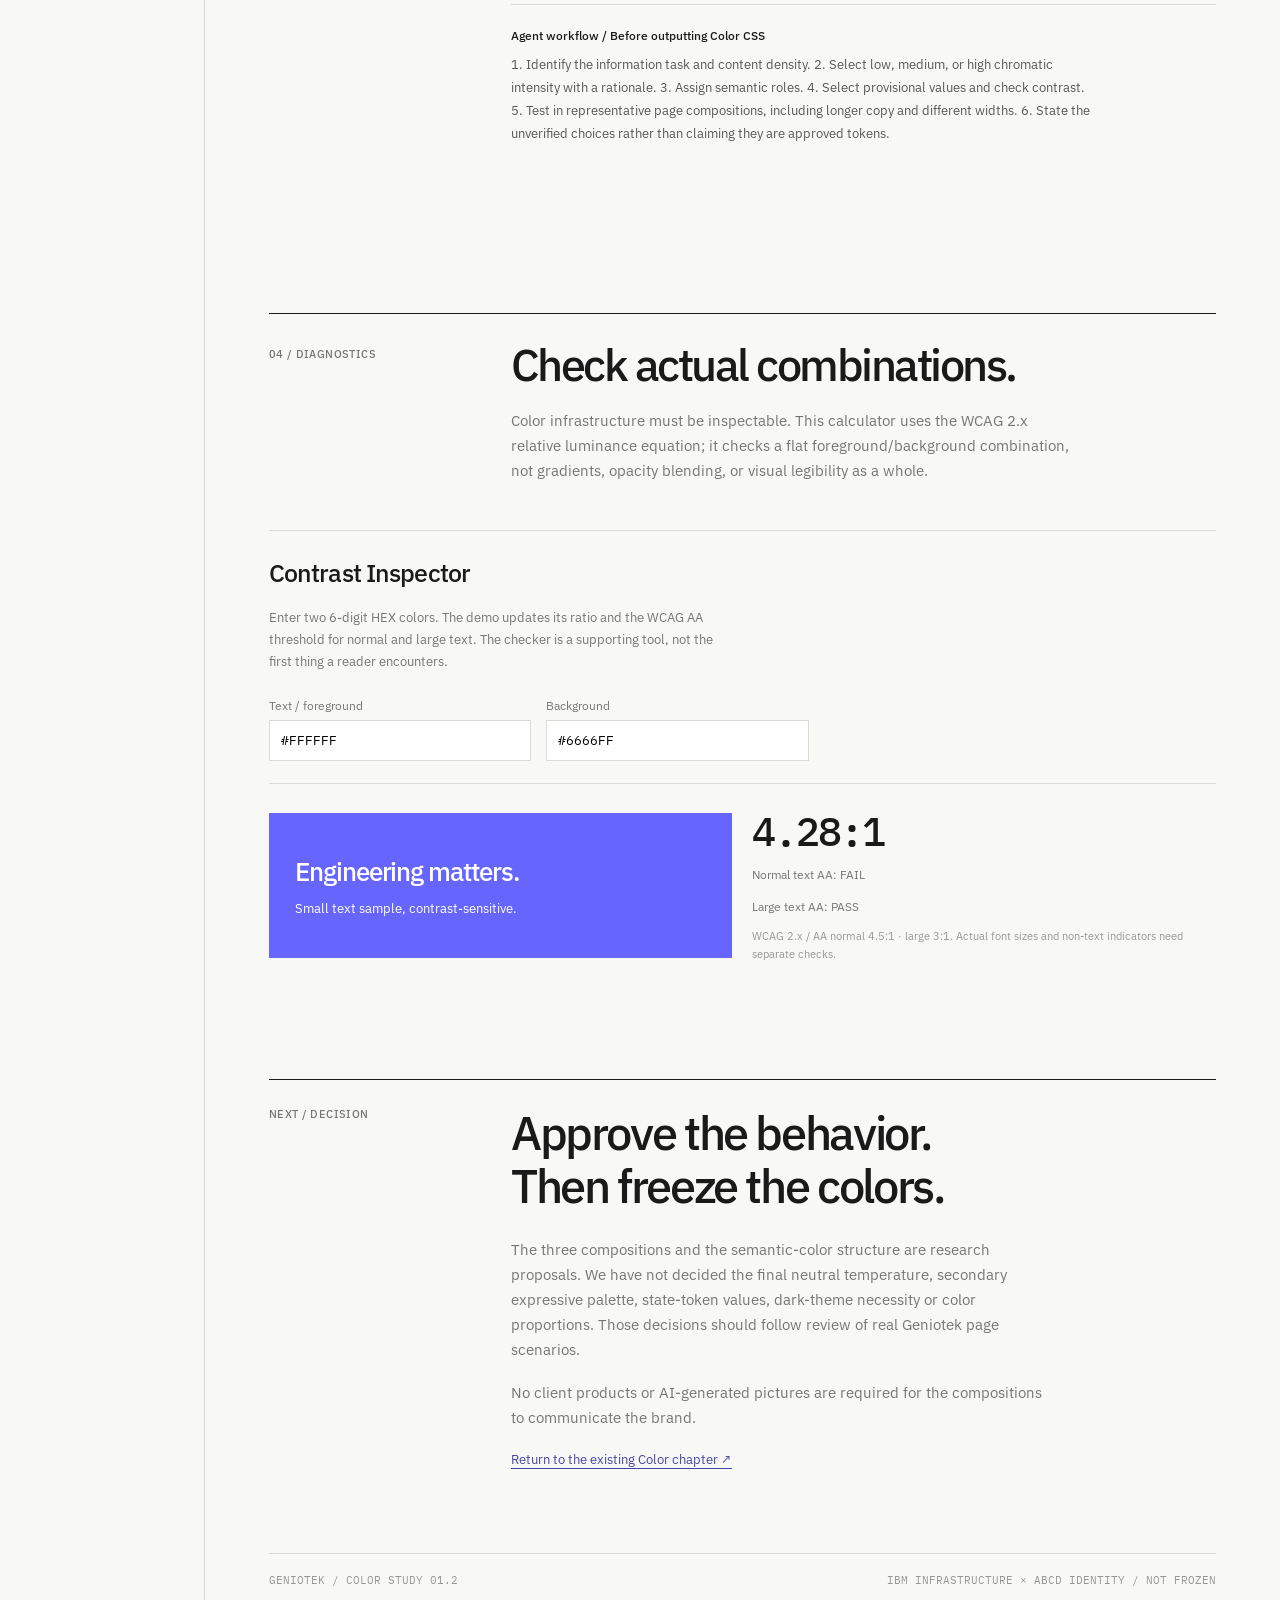
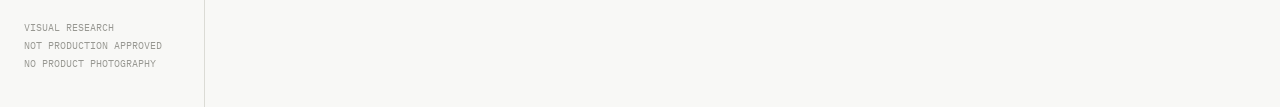
<file: studies/color-system-study-01.html>
<!doctype html>
<html lang="en">
<head>
<meta charset="utf-8"><meta name="viewport" content="width=device-width,initial-scale=1">
<meta name="theme-color" content="#F8F8F6">
<meta name="description" content="Geniotek Color Study 01: IBM-inspired color infrastructure and ABCD-inspired chromatic identity, evaluated in real information compositions.">
<title>Geniotek — Color System Study 01.2</title>
<link rel="preconnect" href="https://fonts.googleapis.com"><link rel="preconnect" href="https://fonts.gstatic.com" crossorigin>
<link href="https://fonts.googleapis.com/css2?family=IBM+Plex+Sans:wght@400;500;600&family=IBM+Plex+Mono:wght@400;500&display=swap" rel="stylesheet">
<style>
:root{
 --paper:#F8F8F6;--white:#fff;--ink:#1A1A1A;--body:#4B4B48;--muted:#777772;--soft:#989892;--line:#DBDBD5;
 --violet:#6666FF;--action:#4B4BDB;--cream:#F1F0EA;--pale:#EAEAFF;--orange:#FF5900;
 --column-gap:clamp(14px,1.65vw,26px);--edge:clamp(24px,5vw,82px)
}
*{box-sizing:border-box}
html{scroll-behavior:smooth}
body{margin:0;background:var(--paper);color:var(--ink);font-family:"IBM Plex Sans",Arial,sans-serif;-webkit-font-smoothing:antialiased}
a{color:inherit;text-underline-offset:4px}
button,input,select{font:inherit}
a:focus-visible,button:focus-visible,input:focus-visible,select:focus-visible{outline:2px solid #4B4BDB;outline-offset:4px}
.page{max-width:1800px;margin:auto;display:grid;grid-template-columns:clamp(170px,16vw,240px) minmax(0,1fr);min-height:100vh}
.rail{position:relative;border-right:1px solid var(--line);padding:34px 24px;display:flex;flex-direction:column;gap:22px}
.rail .logo{width:min(145px,100%);height:auto;display:block}
.rail .rail-desc{color:var(--muted);font-size:11px;line-height:18px}
.rail a{align-self:flex-start;color:var(--body);font-size:11px;line-height:19px;text-decoration:none;border-bottom:1px solid var(--line)}
.rail .rail-footer{margin-top:auto;color:var(--soft);font:400 10px/18px "IBM Plex Mono",monospace}
.main{padding:0 var(--edge) 100px;min-width:0}
.minihead{display:flex;justify-content:space-between;gap:18px;align-items:baseline;padding:26px 0 18px;border-bottom:1px solid var(--line);font-size:11px;line-height:18px;color:var(--muted)}
.cols{display:grid;grid-template-columns:repeat(12,minmax(0,1fr));column-gap:var(--column-gap)}
.eyebrow{font:500 11px/17px "IBM Plex Sans",sans-serif;letter-spacing:.035em;color:var(--muted);text-transform:uppercase}
.intro{padding:84px 0 98px;align-items:start}
.intro .eyebrow{grid-column:1/span 3;padding-top:9px}
.intro h1{grid-column:4/span 9;font-size:clamp(55px,6.7vw,106px);letter-spacing:-.078em;line-height:1.015;font-weight:500;margin:0}
.intro h1 span{color:var(--violet)}
.intro p{grid-column:4/span 8;font-size:17px;line-height:27px;color:var(--muted);max-width:54ch;margin:29px 0 0}
.intro small{grid-column:4/span 8;margin-top:26px;font:400 11px/18px "IBM Plex Mono",monospace;color:var(--soft)}
.section{border-top:1px solid var(--ink);padding:25px 0 116px}
.sectionhead{align-items:start;margin-bottom:47px}
.sectionhead .eyebrow{grid-column:1/span 3;padding-top:7px}
.sectionhead>div{grid-column:4/span 9}
.sectionhead h2{font-size:clamp(32px,3.55vw,54px);letter-spacing:-.055em;line-height:1.12;font-weight:500;margin:0 0 18px}
.sectionhead p{font-size:15px;line-height:25px;color:var(--muted);max-width:63ch;margin:0}
.scene-header{border-top:1px solid var(--line);padding:15px 0 19px;display:flex;justify-content:space-between;gap:20px;align-items:baseline;color:var(--muted);font-size:11px;line-height:18px}
.scene-header b{font-weight:500;color:var(--ink)}
.scene{margin-bottom:84px;overflow:hidden}
.scene:first-of-type{margin-top:0}
.scene .tag{font:500 10px/17px "IBM Plex Sans",sans-serif;letter-spacing:.027em}
.scene .sub{font-size:13px;line-height:21px}
.scene .action-link{text-decoration:none;font-size:13px;line-height:20px;display:inline-flex;align-items:center;gap:10px;border-bottom:1px solid currentColor;padding-bottom:5px;width:max-content}
.scene-stage{min-height:590px}
.scene-a{display:grid;grid-template-columns:repeat(12,minmax(0,1fr));column-gap:var(--column-gap);row-gap:0;background:var(--cream);padding:38px 34px 50px}
.scene-a .scene-brand{grid-column:1/span 3;color:#666660;font-size:11px;letter-spacing:.04em;line-height:18px}
.scene-a .scene-intro{grid-column:4/span 9;max-width:850px;align-self:start}
.scene-a h3{font-size:clamp(46px,5.2vw,84px);font-weight:500;letter-spacing:-.07em;line-height:1.09;margin:50px 0 29px;max-width:12ch}
.scene-a h3 em{font-style:normal;color:var(--violet)}
.scene-a .scene-intro>p{font-size:16px;line-height:26px;color:#5E5E59;max-width:49ch;margin:0 0 38px}
.scene-a .action-link{color:#3434A7}
.scene-a .division{grid-column:4/span 9;display:grid;grid-template-columns:1.4fr 1fr;margin-top:102px;min-height:195px}
.scene-a .division>div{padding:27px 28px;display:flex;flex-direction:column;justify-content:space-between;min-width:0}
.scene-a .division .known{background:var(--violet);color:white}
.scene-a .division .unknown{background:#22221F;color:#fff}
.scene-a .division span{font-size:10px;letter-spacing:.03em;opacity:.9}
.scene-a .division strong{font-size:clamp(25px,2.9vw,43px);line-height:1.13;font-weight:500;letter-spacing:-.055em}
.scene-a .division .known span{color:#fff}
.scene-a .division .unknown span{color:#dadad7}
.scene-b{padding:36px 34px 45px;background:#1B1B1C;color:#F8F8F6;display:grid;grid-template-columns:repeat(12,minmax(0,1fr));gap:0 var(--column-gap)}
.scene-b .scene-brand{grid-column:1/span 3;color:#aaa9a7;font-size:11px;line-height:18px}
.scene-b .reading{grid-column:4/span 9}
.scene-b h3{font-size:clamp(41px,4.5vw,70px);line-height:1.11;letter-spacing:-.062em;font-weight:500;margin:57px 0 28px;max-width:13ch}
.scene-b .reading>p{color:#b9b9b7;font-size:15px;line-height:24px;max-width:51ch;margin:0}
.scene-b .evidence{grid-column:4/span 9;margin-top:100px;border-top:1px solid #696967}
.scene-b .evidence-head{display:grid;grid-template-columns:1fr 1fr;align-items:start;gap:25px;padding:18px 0 24px}
.scene-b .evidence-head span{color:#b9b9b7;font:400 11px/18px "IBM Plex Mono",monospace}
.scene-b .evidence-head span:last-child{text-align:right;color:#d3d3d0}
.scene-b .evidence-table{display:grid;grid-template-columns:1fr 1fr}
.scene-b .evidence-table>div{padding:29px 0 19px;border-bottom:1px solid #555554}
.scene-b .evidence-table>div:nth-child(2n){padding-left:20px}
.scene-b .evidence-table .label{color:#b8b8b6;font-size:11px;line-height:17px}
.scene-b .evidence-table strong{display:block;font:400 clamp(31px,3.6vw,58px)/1.18 "IBM Plex Mono",monospace;letter-spacing:-.055em;margin:12px 0 15px}
.scene-b .evidence-table strong i{font:400 13px/1 "IBM Plex Mono",monospace;font-style:normal;letter-spacing:0}
.scene-b .evidence-table small{color:#b3b3b0;font-size:11px}
.scene-b .findings{display:grid;grid-template-columns:1fr 1fr;gap:10px 20px;margin-top:34px;padding-top:13px;color:#dededc;font-size:12px;line-height:20px}
.scene-b .findings span{display:flex;align-items:center;gap:8px}
.scene-b .findings i{background:#FF945C;width:7px;height:7px;display:block;border-radius:50%;flex-shrink:0}
.scene-c{background:#fff;padding:35px 34px 44px;display:grid;grid-template-columns:repeat(12,minmax(0,1fr));column-gap:var(--column-gap)}
.scene-c .scene-brand{grid-column:1/span 3;font-size:11px;color:#777}
.scene-c .reading{grid-column:4/span 9}
.scene-c h3{font-size:clamp(42px,4.5vw,72px);letter-spacing:-.065em;line-height:1.1;font-weight:500;margin:53px 0 21px;max-width:15ch}
.scene-c .reading>p{font-size:15px;line-height:25px;color:#777;max-width:52ch}
.scene-c .steps{grid-column:4/span 9;margin:90px 0 0}
.scene-c .step{display:grid;grid-template-columns:1fr 2fr 1fr;gap:20px;border-top:1px solid #d8d8d3;padding:21px 0;align-items:baseline}
.scene-c .step:last-child{border-bottom:1px solid #d8d8d3}
.scene-c .step .id{font:400 12px "IBM Plex Mono",monospace;color:#888}
.scene-c .step b{font-weight:500;font-size:18px;line-height:25px;letter-spacing:-.02em}
.scene-c .step .state{font-size:11px;line-height:18px;text-align:right;color:#575751}
.scene-c .step .state i{display:inline-block;width:7px;height:7px;border-radius:50%;background:var(--violet);margin-right:8px;vertical-align:1px}
.scene-c .step:nth-child(2) .state i{background:#777}
.scene-c .step:nth-child(3) .state i{background:#D45A33}
.scene-c .footnote{grid-column:4/span 9;margin-top:29px;font-size:12px;line-height:20px;color:#888}
.scene-annotation{display:grid;grid-template-columns:repeat(12,minmax(0,1fr));gap:var(--column-gap);padding:21px 0 0}
.scene-annotation span{grid-column:1/span 3;color:var(--soft);font-size:11px;line-height:19px}
.scene-annotation p{grid-column:4/span 9;font-size:13px;line-height:23px;color:var(--muted);margin:0;max-width:70ch}
.scene-annotation strong{color:var(--ink);font-weight:500}
.palette-block{display:grid;grid-template-columns:repeat(12,minmax(0,1fr));gap:var(--column-gap);margin-bottom:47px}
.palette-block>span{grid-column:1/span 3;color:var(--muted);font:500 11px/17px "IBM Plex Sans",sans-serif;padding-top:5px}
.palette-block .palette-right{grid-column:4/span 9;min-width:0}
.palette-block h3{font-size:23px;font-weight:500;letter-spacing:-.035em;margin:0 0 19px}
.palette-block p{font-size:14px;line-height:23px;color:var(--muted);max-width:65ch;margin:0 0 25px}
.swatch-grid{display:grid;grid-template-columns:repeat(5,minmax(0,1fr));gap:12px}
.swatch .color{height:91px;border:1px solid rgba(40,40,40,.10)}
.swatch .swatch-name{font-size:11px;margin-top:10px}
.swatch .swatch-hex{color:var(--muted);font:400 10px/17px "IBM Plex Mono",monospace;margin-top:3px}
.palette-table{border-top:1px solid var(--line)}
.palette-row{display:grid;grid-template-columns:minmax(140px,.85fr) minmax(0,1.15fr);gap:18px;padding:16px 0;border-bottom:1px solid var(--line);font-size:13px;line-height:21px}
.palette-row b{font-weight:500}
.palette-row span{color:var(--muted)}
.palette-row code{font:400 12px/18px "IBM Plex Mono",monospace;color:#5F5FC5}
.state-lab{background:#fff;border:1px solid var(--line);padding:24px;margin-top:30px}
.state-head{display:flex;align-items:center;justify-content:space-between;gap:15px;margin-bottom:26px}
.state-head b{font-size:15px;font-weight:500}.state-head span{font-size:11px;color:var(--soft)}
.state-controls{display:flex;flex-wrap:wrap;gap:12px;margin-bottom:24px}
.state-controls button{background:#fff;border:1px solid #d0d0ca;color:#41413d;padding:9px 13px;font-size:12px;cursor:pointer}
.state-controls button[aria-pressed="true"]{color:white;background:#252523;border-color:#252523}
.state-demo{--demo-bg:#F8F8F6;--demo-text:#1A1A1A;--demo-sub:#65655F;--demo-layer:#FFF;--demo-border:#DCDCD6;--demo-action:#4B4BDB;--demo-on-action:#FFF;background:var(--demo-bg);color:var(--demo-text);padding:30px;transition:background .18s ease,color .18s ease;min-height:210px}
.state-demo[data-theme="dark"]{--demo-bg:#222224;--demo-text:#F3F3F0;--demo-sub:#C1C1BC;--demo-layer:#303033;--demo-border:#505052;--demo-action:#B5B5FF;--demo-on-action:#202020}
.state-demo .state-caption{font-size:11px;line-height:17px;color:var(--demo-sub);margin:0 0 15px}
.state-demo .state-card{background:var(--demo-layer);border:1px solid var(--demo-border);padding:23px;display:grid;grid-template-columns:1fr auto;align-items:end;gap:18px}
.state-demo .state-card h4{font-size:21px;font-weight:500;letter-spacing:-.032em;margin:0 0 8px}
.state-demo .state-card p{font-size:12px;color:var(--demo-sub);line-height:19px;margin:0;max-width:34ch}
.state-demo .state-card .demo-cta{background:var(--demo-action);color:var(--demo-on-action);padding:11px 16px;font-size:12px;font-weight:500;white-space:nowrap;text-decoration:none}
.state-demo .state-card .demo-cta:hover{filter:brightness(.93)}
.state-demo .state-card .demo-cta:focus-visible{outline:3px solid #FF945C;outline-offset:3px}
.state-explain{margin-top:13px;color:var(--muted);font-size:12px;line-height:20px}
.method{border-top:1px solid var(--line);padding:22px 0 30px;align-items:start}
.method>.eyebrow{grid-column:1/span 3}
.method .method-body{grid-column:4/span 9}
.method h3{font-size:clamp(21px,2.3vw,34px);font-weight:500;letter-spacing:-.04em;margin:0 0 24px}
.method p{font-size:15px;line-height:26px;color:#585853;max-width:73ch;margin:0 0 22px}
.method strong{font-weight:600;color:var(--ink)}
.method a{font-size:12px;color:#4B4BDB}
.method .application{border-top:1px solid var(--line);margin-top:27px;padding-top:19px}
.method .application b{font-size:12px;font-weight:500}
.method .application p{font-size:13px;line-height:23px;margin-top:9px}
.contrast-lab{border-top:1px solid var(--line);margin-top:34px;padding:25px 0 0}
.contrast-lab h3{font-size:25px;font-weight:500;letter-spacing:-.035em;margin:0 0 18px}
.contrast-lab>p{max-width:58ch;color:var(--muted);font-size:13px;line-height:22px}
.contrast-controls{display:grid;grid-template-columns:1fr 1fr;gap:15px;max-width:540px;margin-top:25px}
.contrast-controls label{display:block;font-size:12px;color:var(--muted);margin-bottom:7px}
.contrast-controls input{width:100%;padding:11px;font:400 13px "IBM Plex Mono",monospace;border:1px solid var(--line);background:#fff;border-radius:0}
.contrast-output{display:grid;grid-template-columns:1fr 1fr;gap:20px;align-items:center;border-top:1px solid var(--line);margin-top:22px;padding-top:25px}
.contrast-sample{padding:26px;min-height:145px;display:flex;flex-direction:column;justify-content:center;gap:12px}
.contrast-sample strong{font-size:26px;font-weight:500;letter-spacing:-.04em}
.contrast-sample span{font-size:13px}
.contrast-data strong{font:500 40px/1.1 "IBM Plex Mono",monospace;letter-spacing:-.05em;display:block}
.contrast-data span{display:block;font-size:12px;line-height:20px;margin:12px 0 0;color:var(--muted)}
.contrast-data small{display:block;font-size:11px;color:var(--soft);line-height:18px;margin-top:10px}
.action-section{border-top:1px solid var(--ink);padding:26px 0 40px}
.action-section .eyebrow{grid-column:1/span 3}
.action-section>div{grid-column:4/span 9}
.action-section h2{font-size:clamp(32px,3.7vw,52px);font-weight:500;letter-spacing:-.05em;line-height:1.13;margin:0 0 24px}
.action-section p{font-size:15px;color:var(--muted);line-height:25px;max-width:60ch;margin:0 0 18px}
.action-section a{font-size:13px;color:#4545A8}
.endnote{border-top:1px solid var(--line);margin-top:45px;padding:17px 0;display:flex;justify-content:space-between;gap:16px;color:var(--soft);font:400 11px/19px "IBM Plex Mono",monospace}
@media(max-width:1100px){.scene-a h3{font-size:58px}.scene-b h3,.scene-c h3{font-size:49px}.scene-b .evidence-table strong{font-size:33px}.swatch-grid{gap:8px}}
@media(max-width:760px){
 .page{display:block}.rail{border-right:0;border-bottom:1px solid var(--line);padding:18px 22px;flex-direction:row;align-items:center;gap:16px}
 .rail .logo{width:100px}.rail .rail-desc{font-size:10px;line-height:17px}.rail a,.rail .rail-footer{display:none}
 .main{padding:0 22px 65px}.minihead{padding:18px 0}.minihead span:last-child{display:none}
 .cols{grid-template-columns:repeat(4,minmax(0,1fr));column-gap:12px}
 .intro{padding:65px 0 75px;row-gap:21px}.intro .eyebrow,.intro h1,.intro p,.intro small{grid-column:1/-1}
 .intro h1{font-size:clamp(51px,12vw,78px)}.intro p{font-size:15px;line-height:24px;margin:0}.intro small{margin-top:0}
 .section{padding:22px 0 80px}.sectionhead{row-gap:20px;margin-bottom:36px}.sectionhead .eyebrow,.sectionhead>div{grid-column:1/-1}.sectionhead h2{font-size:36px}
 .scene-header{padding:13px 0;display:block}.scene-header span{display:block;margin-top:4px}
 .scene{margin-bottom:67px}.scene-stage{min-height:0}
 .scene-a,.scene-b,.scene-c{grid-template-columns:repeat(4,minmax(0,1fr));gap:0 12px;padding:24px 20px 27px}
 .scene-a .scene-brand,.scene-a .scene-intro,.scene-a .division,.scene-b .scene-brand,.scene-b .reading,.scene-b .evidence,.scene-c .scene-brand,.scene-c .reading,.scene-c .steps,.scene-c .footnote{grid-column:1/-1}
 .scene-a h3{font-size:clamp(45px,10vw,68px);margin:54px 0 20px}.scene-a .scene-intro>p{font-size:15px;line-height:23px}
 .scene-a .division{margin-top:70px;grid-template-columns:1fr 1fr;min-height:160px}
 .scene-a .division>div{padding:17px}.scene-a .division strong{font-size:clamp(22px,5vw,33px)}
 .scene-b h3{font-size:clamp(43px,9.5vw,62px);margin:48px 0 20px}.scene-b .evidence{margin-top:65px}
 .scene-b .evidence-table strong{font-size:clamp(24px,5.5vw,41px)}
 .scene-b .evidence-table>div:nth-child(2n){padding-left:12px}
 .scene-b .findings{grid-template-columns:1fr}
 .scene-c h3{font-size:clamp(42px,9vw,61px);margin-top:51px}.scene-c .steps{margin-top:62px}
 .scene-c .step{grid-template-columns:30px minmax(0,1fr) auto;gap:9px}.scene-c .step b{font-size:15px;line-height:23px}.scene-c .step .state{font-size:10px}
 .scene-annotation{grid-template-columns:repeat(4,minmax(0,1fr));gap:11px}.scene-annotation span,.scene-annotation p{grid-column:1/-1}
 .palette-block{grid-template-columns:repeat(4,minmax(0,1fr));gap:12px;row-gap:18px}
 .palette-block>span,.palette-block .palette-right{grid-column:1/-1}
 .swatch-grid{grid-template-columns:repeat(5,minmax(0,1fr));gap:6px}.swatch .color{height:66px}.swatch .swatch-name,.swatch .swatch-hex{font-size:9px;overflow-wrap:anywhere}
 .palette-row{grid-template-columns:1fr;gap:6px}
 .method>.eyebrow,.method .method-body{grid-column:1/-1}.method{row-gap:15px}.method h3{font-size:28px}.method p{font-size:14px;line-height:24px}
 .state-card{grid-template-columns:1fr}.state-demo .state-card{grid-template-columns:1fr}
 .contrast-output{grid-template-columns:1fr}.contrast-controls{grid-template-columns:1fr 1fr}
 .action-section{row-gap:15px}.action-section .eyebrow,.action-section>div{grid-column:1/-1}
 .endnote{display:block}.endnote span{display:block;margin-bottom:6px}
}
@media(max-width:390px){.scene-a .division{grid-template-columns:1fr}.scene-a .division>div{min-height:125px}.contrast-controls{grid-template-columns:1fr}}
@media(prefers-reduced-motion:reduce){html{scroll-behavior:auto}.state-demo{transition:none}}

/* Study 01.2 — REFINEMENT: solid chromatic composition, no gradients. */
/* Scene 02: distinct editorial evidence sheet; no dark-mode card. */
.scene-b{
 background:#EFEFEA;
 color:#20201F;
}
.scene-b .scene-brand{color:#7B7B75}
.scene-b .reading h3{color:#222221}
.scene-b .reading h3 em{font-style:normal;color:#5656D7}
.scene-b .reading>p{color:#676760}
.scene-b .evidence{border-top:1px solid #BCBCB5;margin-top:83px}
.scene-b .evidence-head{padding:15px 0 19px}
.scene-b .evidence-head span,.scene-b .evidence-head span:last-child{color:#777771}
.scene-b .evidence-pair{display:grid;grid-template-columns:1.25fr 1fr;gap:0;min-height:242px}
.scene-b .evidence-primary{background:#FFFFFF;display:flex;flex-direction:column;justify-content:space-between;padding:28px 26px 24px}
.scene-b .evidence-primary .label{font:500 11px/17px "IBM Plex Sans",sans-serif;letter-spacing:.02em;color:#72726C}
.scene-b .evidence-primary strong{font:500 clamp(48px,5.1vw,80px)/1.07 "IBM Plex Sans",sans-serif;letter-spacing:-.075em;color:#222221;white-space:nowrap;margin-top:24px}
.scene-b .evidence-primary strong span{font:400 15px/1 "IBM Plex Mono",monospace;letter-spacing:0;margin-left:11px;color:#696963}
.scene-b .evidence-primary small{font-size:12px;line-height:18px;color:#777771;margin-top:18px}
.scene-b .evidence-secondary{background:#5555D8;display:flex;flex-direction:column;justify-content:space-between;min-width:0}
.scene-b .evidence-secondary-head{font:500 11px/17px "IBM Plex Sans",sans-serif;background:#ECECFF;color:#2F2F5E;letter-spacing:.025em;padding:17px 22px}
.scene-b .evidence-secondary-value{font:500 clamp(37px,4.1vw,65px)/1.14 "IBM Plex Sans",sans-serif;letter-spacing:-.06em;color:#FFFFFF;white-space:nowrap;padding:8px 22px}
.scene-b .evidence-secondary-value span{font:400 13px/1 "IBM Plex Mono",monospace;letter-spacing:0;margin-left:9px;color:#FFF}
.scene-b .evidence-secondary-foot{font-size:11px;line-height:18px;color:#FFFFFF;padding:19px 22px}
.scene-b .findings{display:grid;grid-template-columns:1fr 2fr;gap:24px;color:#252523;border-top:1px solid #BDBDB5;margin-top:0;padding:23px 0 5px}
.scene-b .finding-index{font:500 11px/17px "IBM Plex Sans",sans-serif;letter-spacing:.02em;color:#5757C4}
.scene-b .finding-detail strong{font-size:17px;font-weight:500;line-height:23px}
.scene-b .finding-detail p{font-size:13px;line-height:21px;max-width:56ch;color:#71716A;margin:13px 0 0}
/* Scene 03: same original list, color concentrated in numbered structure. */
.scene-c{background:#FFFFFF}
.scene-c .reading h3 em{font-style:normal;color:#5959D9}
.scene-c .reading>p{color:#696963}
.scene-c .step{
 --phase:#6666FF;--phase-text:#FFFFFF;
 grid-template-columns:minmax(70px,1fr) 2fr 1fr;
 gap:20px;
 min-height:83px;
 padding:0;
 align-items:stretch;
 border-top:1px solid #DDDCD8;
}
.scene-c .step:nth-child(2){--phase:#8D8DF1;--phase-text:#181837}
.scene-c .step:nth-child(3){--phase:#B3B3F3;--phase-text:#202047}
.scene-c .step:nth-child(4){--phase:#D5D5F7;--phase-text:#33335A}
.scene-c .step:nth-child(5){--phase:#E8E8FA;--phase-text:#44446C}
.scene-c .step .id{
 display:flex;align-items:center;
 background:var(--phase);color:var(--phase-text);
 padding-left:22px;
 font:500 25px/1.2 "IBM Plex Sans",sans-serif;
 letter-spacing:-.045em
}
.scene-c .step b{align-self:center;padding:18px 0;font-size:18px;line-height:25px}
.scene-c .step .state{align-self:center;padding-right:8px;color:#595953}
.scene-c .step .state i{display:none}
.scene-c .step:last-child{border-bottom:1px solid #DDDCD8}
@media(max-width:900px){
.scene-b .evidence-primary strong{font-size:clamp(37px,4.7vw,66px)}
.scene-b .evidence-secondary-value{font-size:clamp(32px,3.7vw,55px)}
}
@media(max-width:760px){
.scene-b .evidence{margin-top:57px}
.scene-b .evidence-pair{grid-template-columns:1fr;min-height:0}
.scene-b .evidence-primary{min-height:188px;padding:22px}
.scene-b .evidence-primary strong{font-size:clamp(48px,10vw,65px)}
.scene-b .evidence-secondary{min-height:168px}
.scene-b .evidence-secondary-value{font-size:clamp(41px,9vw,54px)}
.scene-b .findings{grid-template-columns:1fr;gap:9px}
.scene-c .step{grid-template-columns:60px minmax(0,1fr) auto;gap:11px;min-height:72px}
.scene-c .step .id{font-size:25px;padding-left:13px}
.scene-c .step b{font-size:14px;line-height:21px;padding:12px 0}
.scene-c .step .state{font-size:10px;line-height:16px;padding-right:0}
}
@media(max-width:375px){
.scene-c .step{grid-template-columns:50px minmax(0,1fr);gap:10px}
.scene-c .step .state{grid-column:2;justify-self:start;align-self:start;padding-bottom:12px;margin-top:-7px}
}
</style></head>
<body><div class="page">
<aside class="rail">
<img class="logo" src="../assets/geniotek-primary-logo.svg" width="300" height="85" alt="Geniotek">
<div class="rail-desc">Color System<br>Identity & Infrastructure<br>Study 01.2</div>
<a href="../index.html#color">← Current Color chapter</a>
<div class="rail-footer">VISUAL RESEARCH<br>NOT PRODUCTION APPROVED<br>NO PRODUCT PHOTOGRAPHY</div>
</aside>
<main class="main">
<header class="minihead"><span>GENIOTEK / COLOR RESEARCH</span><span>IBM × ABCD · 05 NOV 2026</span></header>
<div class="intro cols"><span class="eyebrow">Color / Working study 01</span><h1>Color is<br><span>structure.</span><br>Color is identity.</h1><p>A visual investigation into how Geniotek can make credible engineering information and distinctive brand expression coexist—without relying on confidential products, staged photography or decorative AI imagery.</p><small>RESEARCH ONLY / PALETTE VALUES & CHROMATIC RULES ARE CANDIDATES</small></div>

<section class="section" id="application">
 <div class="sectionhead cols"><span class="eyebrow">01 / Application gallery</span><div><h2>Three tasks.<br>One visual language.</h2><p>Three original compositions use the same Geniotek subject matter. Their different color densities are intentional responses to content—not mandatory recipes for three page types.</p></div></div>
 <article class="scene">
  <div class="scene-header"><b>01 / BRAND EXPRESSION</b><span>ABCD-inspired concept · content-driven color division</span></div>
  <div class="scene-stage scene-a">
    <div class="scene-brand">GENIOTEK / SOURCING<br>ENGINEERING PERSPECTIVE</div>
    <div class="scene-intro"><h3>What you see.<br><em>What you don't.</em></h3><p>A supplier can describe the product. An engineering review helps reveal what the specification does not.</p><a class="action-link" href="#principles">Read the color method <span>↗</span></a></div>
    <div class="division" aria-label="Two parts of the product investigation">
      <div class="known"><span>01 / VISIBLE INFORMATION</span><strong>Specification<br>Appearance</strong></div>
      <div class="unknown"><span>02 / ENGINEERING INQUIRY</span><strong>Tolerance<br>Process risk</strong></div>
    </div>
  </div>
  <div class="scene-annotation"><span>DESIGN RATIONALE</span><p><strong>Brand color as an idea:</strong> the violet-to-charcoal transition expresses the shift from product description to engineering inquiry. It is a conditional storytelling device, not an instruction to split every page into two blocks.</p></div>
 </article>
 <article class="scene">
  <div class="scene-header"><b>02 / EVIDENCE HIGHLIGHT</b><span>Editorial evidence · expressive violet, no status-card framing</span></div>
  <div class="scene-stage scene-b">
   <div class="scene-brand">GENIOTEK / DIMENSIONAL REVIEW<br>ILLUSTRATIVE DATA ONLY</div>
   <div class="reading"><h3>Make the unknown <em>measurable.</em></h3><p>Engineering judgment starts with clear reference values and a precise statement of what remains unverified.</p></div>
   <div class="evidence">
    <div class="evidence-head"><span>ENGINEERING RECORD / HS-042</span><span>REV A — STUDY DATA</span></div>
    <div class="evidence-pair">
     <div class="evidence-primary"><span class="label">NOMINAL DIAMETER / REFERENCE</span><strong>24.50<span>mm</span></strong><small>Specified dimension</small></div>
     <div class="evidence-secondary"><div class="evidence-secondary-head">ALLOWABLE TOLERANCE</div><div class="evidence-secondary-value">±0.05<span>mm</span></div><div class="evidence-secondary-foot">Drawing specification · hypothetical</div></div>
    </div>
    <div class="findings"><span class="finding-index">01 / POINT TO VERIFY</span><div class="finding-detail"><strong>Can production hold the specified tolerance?</strong><p>Measurement capability and repeatability require confirmation. The figures above are illustrative, not a result from a customer project.</p></div></div>
   </div>
  </div>
  <div class="scene-annotation"><span>DESIGN RATIONALE</span><p><strong>Evidence deserves its own composition:</strong> a strong violet field gives the specification a distinct visual identity; open light space holds the comparison and explanatory reading. No black card, no traffic-light state, no gradient. Accent color organizes an information relationship rather than only marking an exception.</p></div>
 </article>
 <article class="scene">
  <div class="scene-header"><b>03 / SERVICE INFORMATION</b><span>Previous editorial structure · solid-color phase identity</span></div>
  <div class="scene-stage scene-c">
   <div class="scene-brand">GENIOTEK / LAUNCH & SCALE</div>
   <div class="reading"><h3>From preparation<br>to <em>repeat orders.</em></h3><p>Five stages, one consistent engineering perspective. Solid violet-family fields create an identifiable progression, while explicit labels describe the operational state of each phase.</p></div>
   <div class="steps">
     <div class="step"><span class="id">01</span><b>Production Readiness</b><span class="state"><i></i>Defined</span></div>
     <div class="step"><span class="id">02</span><b>Pilot Run</b><span class="state"><i></i>In review</span></div>
     <div class="step"><span class="id">03</span><b>First Batch</b><span class="state"><i></i>Pending</span></div>
     <div class="step"><span class="id">04</span><b>Shipment</b><span class="state">— Not started</span></div>
     <div class="step"><span class="id">05</span><b>Repeat Orders</b><span class="state">— Not started</span></div>
   </div>
   <p class="footnote">Demonstration states; no implication that this is a live customer project.</p>
  </div>
  <div class="scene-annotation"><span>DESIGN RATIONALE</span><p><strong>More color without a new template:</strong> the original five-row editorial layout is preserved. Solid violet-family number fields give each phase a visual position, while status text remains independent. The colors encode reading sequence, not risk, success or failure.</p></div>
 </article>
</section>

<section class="section" id="architecture">
<div class="sectionhead cols"><span class="eyebrow">02 / Color architecture</span><div><h2>A small palette.<br>A precise vocabulary.</h2><p>IBM's role-based approach is the foundation: maintain the distinction between a semantic token and the value assigned to it. Geniotek should not need dozens of near-identical colors to express clear states and surfaces.</p></div></div>
<div class="palette-block">
 <span>CORE / PROVISIONAL</span><div class="palette-right"><h3>Identity anchors</h3><p>The established brand violet remains intact. Other values below include previous working values and new demonstration neutrals; none constitute a frozen production palette.</p>
 <div class="swatch-grid">
  <div class="swatch"><div class="color" style="background:#6666FF"></div><div class="swatch-name">Brand violet</div><div class="swatch-hex">#6666FF</div></div>
  <div class="swatch"><div class="color" style="background:#4B4BDB"></div><div class="swatch-name">Action</div><div class="swatch-hex">#4B4BDB</div></div>
  <div class="swatch"><div class="color" style="background:#1A1A1A"></div><div class="swatch-name">Ink</div><div class="swatch-hex">#1A1A1A</div></div>
  <div class="swatch"><div class="color" style="background:#F8F8F6"></div><div class="swatch-name">Paper candidate</div><div class="swatch-hex">#F8F8F6</div></div>
  <div class="swatch"><div class="color" style="background:#DBDBD5"></div><div class="swatch-name">Rule candidate</div><div class="swatch-hex">#DBDBD5</div></div>
 </div></div>
</div>
<div class="palette-block">
<span>ROLES / BEFORE HEX</span><div class="palette-right"><h3>Semantic structure</h3><p>Use names that survive a theme change. Map each role to an actual color only after readability and contrast have been tested in its intended context.</p>
<div class="palette-table">
 <div class="palette-row"><b><code>brand-primary</code></b><span>Recognition, campaign accent; not implicitly safe for small white text</span></div>
 <div class="palette-row"><b><code>action-primary</code></b><span>Buttons and text links with independently verified foreground color</span></div>
 <div class="palette-row"><b><code>surface-base / layer-01 / layer-02</code></b><span>Spatial hierarchy through quiet neutral separation; avoid redundant card borders</span></div>
 <div class="palette-row"><b><code>text-primary / secondary / inverse</code></b><span>Reading hierarchy; theme-specific values, stable semantic names</span></div>
 <div class="palette-row"><b><code>border-subtle / focus-visible</code></b><span>Structural boundaries and clear keyboard focus</span></div>
 <div class="palette-row"><b><code>status-success / warning / error / info</code></b><span>Functional meaning; never infer solely from branding colors</span></div>
 <div class="palette-row"><b><code>expression-highlight</code></b><span>Optional storytelling accent, deliberately separated from functional risk</span></div>
</div></div></div>
<div class="palette-block">
<span>THEME / EXPERIMENT</span><div class="palette-right"><h3>Role persists. Value can change.</h3><p>Try light and dark mappings of a small service information component. This is a functioning semantic-color demo, not an approved alternate website theme.</p>
<div class="state-lab"><div class="state-head"><b>Semantic theme preview</b><span>INTERACTIVE STUDY</span></div>
<div class="state-controls"><button type="button" data-theme-select="light" aria-pressed="true">Light mapping</button><button type="button" data-theme-select="dark" aria-pressed="false">Dark mapping</button></div>
<div class="state-demo" id="themeDemo" data-theme="light"><p class="state-caption">COMPONENT / SERVICE ENQUIRY</p><div class="state-card"><div><h4>Engineering review</h4><p>Bring a product question. We can help clarify the next technical decision.</p></div><a href="#contrast" class="demo-cta">Check contrast ↗</a></div></div>
<p class="state-explain">UI tokens change their values with the chosen surface. Brand identity remains present through a separately mapped action/accent role.</p>
</div></div>
</div>
</section>

<section class="section" id="principles">
<div class="sectionhead cols"><span class="eyebrow">03 / Methodology</span><div><h2>The method should work<br>without opening a link.</h2><p>These are designer/agent-facing rules embedded in the study. Original source approaches are distinguished from Geniotek's proposed use.</p></div></div>
<div class="method cols"><span class="eyebrow">IBM / Infrastructure</span><div class="method-body">
<h3>Define relationships before color values.</h3>
<p><strong>Documented IBM Carbon method.</strong> Neutral gray surfaces organize content into layered zones. Base, layer 01, layer 02, and layer 03 each introduce a context for text, borders, fields, and interaction states. The role represented by a token does not change from light to dark; the token's color value does. Core token groups include backgrounds, layers, fields, borders, text, links, icons, focus, and support states. An action color is not interchangeable with support-error or support-warning just because both draw attention.</p>
<p><strong>Implementation choice for Geniotek.</strong> Use a compact vocabulary of semantic roles, with no fixed number of gradients or accents imposed on page art direction. Keep content-heavy pages mostly neutral, and protect important actions with verified foreground/background combinations. Technical status always includes a text label or symbol in addition to its hue.</p>
<p><strong>Agent check.</strong> For every color use, state the role: brand identity, foreground text, interactive control, neutral surface, status, data differentiation, or expressive art direction. If a single color is performing conflicting jobs, split the roles even if they temporarily share the same HEX.</p>
<a target="_blank" rel="noopener" href="https://www.carbondesignsystem.com/building-blocks/foundations/color/overview">Read IBM Carbon color foundation ↗</a> · <a target="_blank" rel="noopener" href="https://www.carbondesignsystem.com/building-blocks/foundations/color/guidelines">Color layering guidelines ↗</a></div></div>
<div class="method cols"><span class="eyebrow">ABCD / Chromatic identity</span><div class="method-body">
<h3>Make the composition express the idea.</h3>
<p><strong>Documented ABCD method.</strong> In Canban, the concept of “half” informed a two-part graphic system, and color differentiation helped identify product attributes. This is not evidence of a universal two-color rule. In EUC, the studio's discussion of proportion, grids, and restrained design argues for order emerging from the subject matter; it does not publish Geniotek-ready color ratios.</p>
<p><strong>Original proposal for Geniotek.</strong> “Visible / Invisible” is a hypothesis to test on product sourcing, engineering investigation, and factory audit communication. Violet can support the known product intention, while a charcoal or neutral region can support investigation and verification. The exact hue–meaning mapping is still provisional. In other contexts, a technical document may need no violet surface at all.</p>
<p><strong>Agent check.</strong> Before creating a colored zone, write one sentence saying what information relationship it expresses. Then turn off the color and ask whether hierarchy and reading order still make sense. Avoid making every page a compulsory purple/black split. When expressive color is removed, the fundamental content must remain coherent.</p>
<a target="_blank" rel="noopener" href="https://ablackcover.com/Canban">Read ABCD / Canban full case ↗</a> · <a target="_blank" rel="noopener" href="https://ablackcover.com/EUC">Read ABCD / EUC ↗</a> · <a target="_blank" rel="noopener" href="https://www.behance.net/NodYoung">Nod Young / Behance ↗</a></div></div>
<div class="method cols"><span class="eyebrow">Geniotek / Decision framework</span><div class="method-body">
<h3>One brand; adjustable intensity.</h3>
<p><strong>Low expression:</strong> engineering reports, support tables, legal and process documentation. Prioritize near-neutral surfaces, precise status markers and strong text contrast.</p>
<p><strong>Medium expression:</strong> service explanations, landing page modules, case narratives. Preserve a calm structure and use brand violet as a selective anchor or orientation mark.</p>
<p><strong>High expression:</strong> major hero statements, campaign pages and carefully chosen brand moments. Allow more saturated fields, division or transitions when the brand concept genuinely calls for them.</p>
<p><strong>Non-negotiables:</strong> check the actual text/background pairing; ensure interactive states are recognizable; do not present color as the only status cue; distinguish real engineering results from fictional demonstration values. Color, typography, grid, signs and motion remain cooperating systems—not a hierarchy where one forbids the other.</p>
<div class="application"><b>Agent workflow / Before outputting Color CSS</b><p>1. Identify the information task and content density. 2. Select low, medium, or high chromatic intensity with a rationale. 3. Assign semantic roles. 4. Select provisional values and check contrast. 5. Test in representative page compositions, including longer copy and different widths. 6. State the unverified choices rather than claiming they are approved tokens.</p></div></div></div>
</section>

<section class="section" id="contrast">
<div class="sectionhead cols"><span class="eyebrow">04 / Diagnostics</span><div><h2>Check actual combinations.</h2><p>Color infrastructure must be inspectable. This calculator uses the WCAG 2.x relative luminance equation; it checks a flat foreground/background combination, not gradients, opacity blending, or visual legibility as a whole.</p></div></div>
<div class="contrast-lab"><h3>Contrast Inspector</h3><p>Enter two 6-digit HEX colors. The demo updates its ratio and the WCAG AA threshold for normal and large text. The checker is a supporting tool, not the first thing a reader encounters.</p>
<div class="contrast-controls">
<div><label for="fgHex">Text / foreground</label><input id="fgHex" maxlength="7" value="#FFFFFF" inputmode="text" spellcheck="false" aria-describedby="contrastError"></div>
<div><label for="bgHex">Background</label><input id="bgHex" maxlength="7" value="#6666FF" inputmode="text" spellcheck="false" aria-describedby="contrastError"></div>
</div>
<div class="contrast-output"><div class="contrast-sample" id="contrastSample"><strong>Engineering matters.</strong><span>Small text sample, contrast-sensitive.</span></div><div class="contrast-data"><strong id="ratio">4.28:1</strong><span id="normalResult">Normal text AA: calculating</span><span id="largeResult">Large text AA: calculating</span><small id="contrastError" role="status">WCAG AA: 4.5:1 normal / 3:1 large. Non-text indicators require separate assessment.</small></div></div></div>
</section>

<section class="action-section cols"><span class="eyebrow">Next / Decision</span><div><h2>Approve the behavior.<br>Then freeze the colors.</h2><p>The three compositions and the semantic-color structure are research proposals. We have not decided the final neutral temperature, secondary expressive palette, state-token values, dark-theme necessity or color proportions. Those decisions should follow review of real Geniotek page scenarios.</p><p>No client products or AI-generated pictures are required for the compositions to communicate the brand.</p><a href="../index.html#color">Return to the existing Color chapter ↗</a></div></section>
<footer class="endnote"><span>GENIOTEK / COLOR STUDY 01.2</span><span>IBM INFRASTRUCTURE × ABCD IDENTITY / NOT FROZEN</span></footer>
</main></div>
<script>
(function(){
"use strict";
const themeButtons=[...document.querySelectorAll("[data-theme-select]")],theme=document.getElementById("themeDemo");
themeButtons.forEach(btn=>btn.addEventListener("click",function(){
 theme.dataset.theme=btn.dataset.themeSelect;
 themeButtons.forEach(b=>b.setAttribute("aria-pressed",String(b===btn)));
}));
const fg=document.getElementById("fgHex"),bg=document.getElementById("bgHex"),sample=document.getElementById("contrastSample");
const ratio=document.getElementById("ratio"),normal=document.getElementById("normalResult"),large=document.getElementById("largeResult"),error=document.getElementById("contrastError");
const valid=s=>/^#[0-9a-f]{6}$/i.test(s);
function luminance(hex){
 const rgb=[1,3,5].map(i=>parseInt(hex.slice(i,i+2),16)/255);
 const linear=rgb.map(v=>v<=.04045?v/12.92:((v+.055)/1.055)**2.4);
 return .2126*linear[0]+.7152*linear[1]+.0722*linear[2];
}
function update(){
 const f=fg.value.trim(),b=bg.value.trim();
 const ok=valid(f)&&valid(b);fg.setAttribute("aria-invalid",String(!valid(f)));bg.setAttribute("aria-invalid",String(!valid(b)));
 if(!ok){ratio.textContent="—";normal.textContent="Normal text AA: unavailable";large.textContent="Large text AA: unavailable";error.textContent="Use #RRGGBB for both colors.";return;}
 const x=luminance(f),y=luminance(b),v=(Math.max(x,y)+.05)/(Math.min(x,y)+.05);
 sample.style.color=f;sample.style.background=b;
 ratio.textContent=v.toFixed(2)+":1";normal.textContent="Normal text AA: "+(v>=4.5?"PASS":"FAIL");large.textContent="Large text AA: "+(v>=3?"PASS":"FAIL");
 error.textContent="WCAG 2.x / AA normal 4.5:1 · large 3:1. Actual font sizes and non-text indicators need separate checks.";
}
fg.addEventListener("input",update);bg.addEventListener("input",update);update();
})();
</script>
</body></html>
</file>
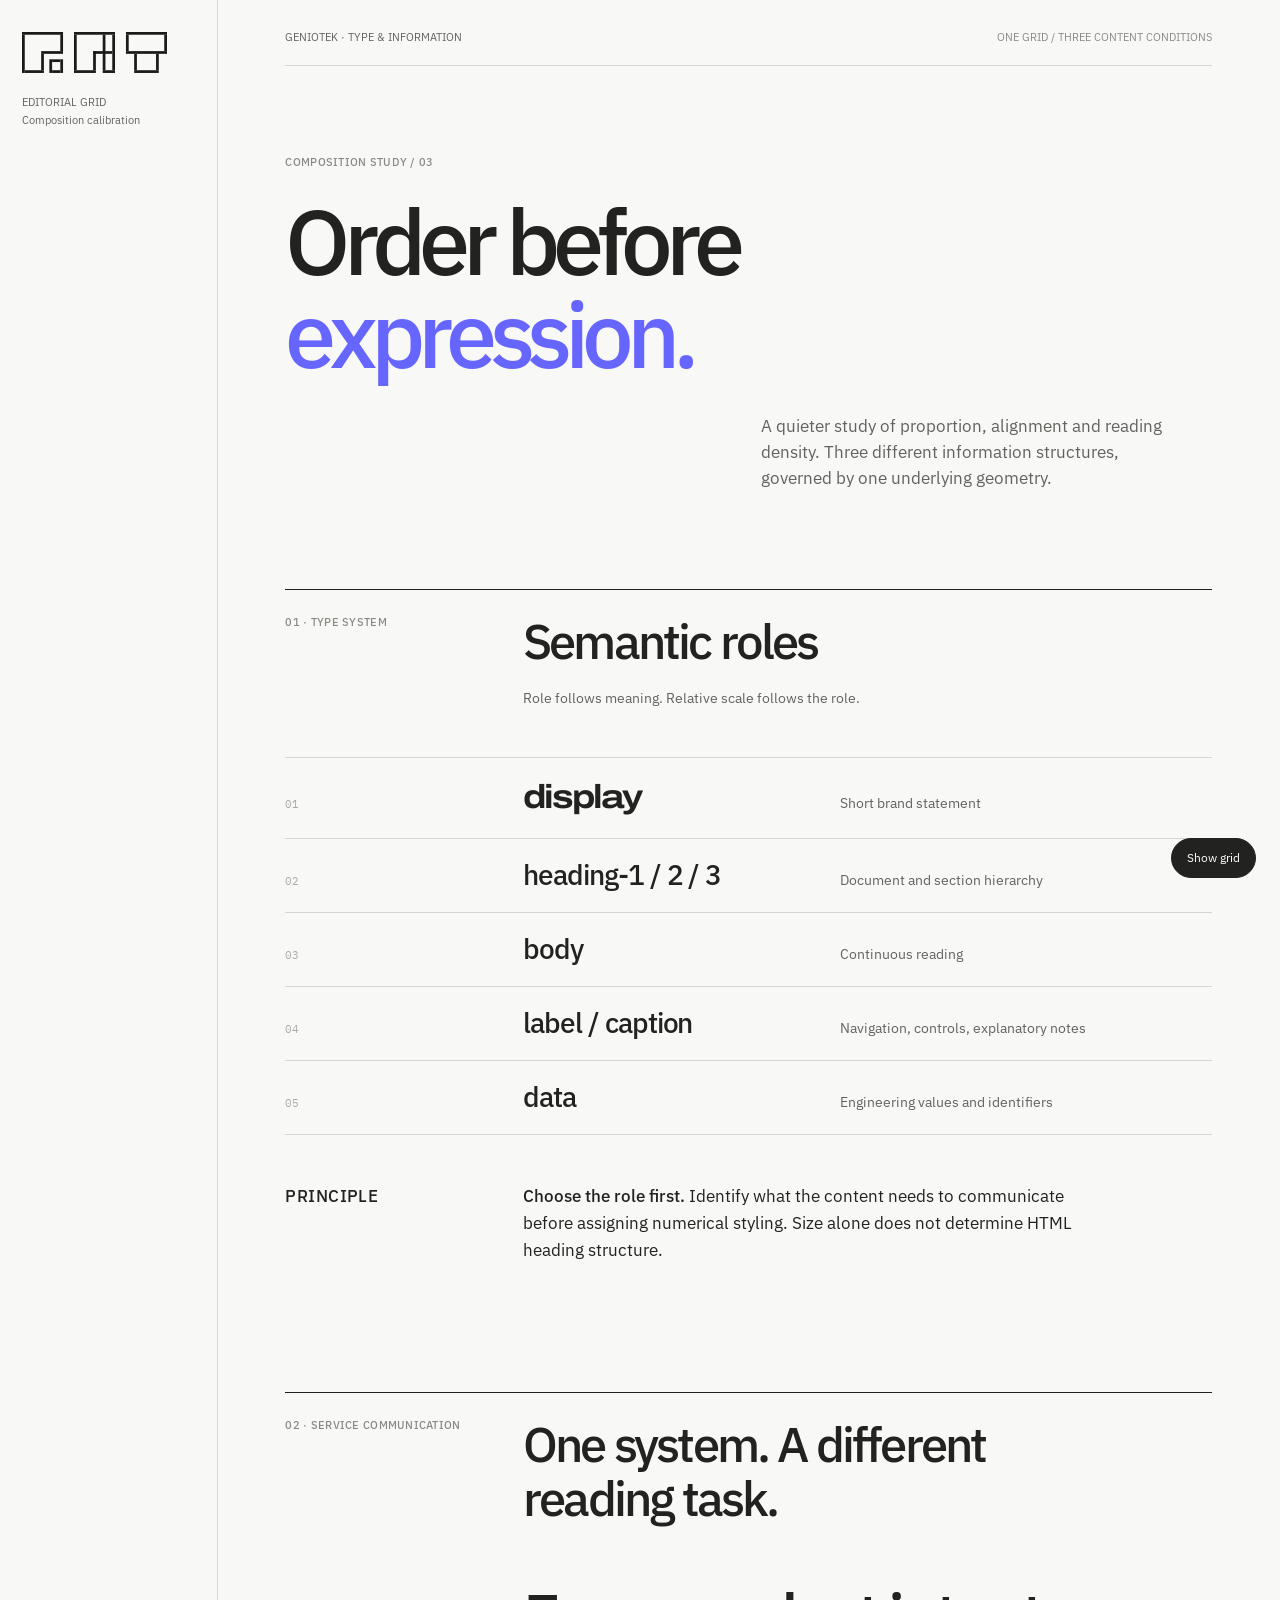
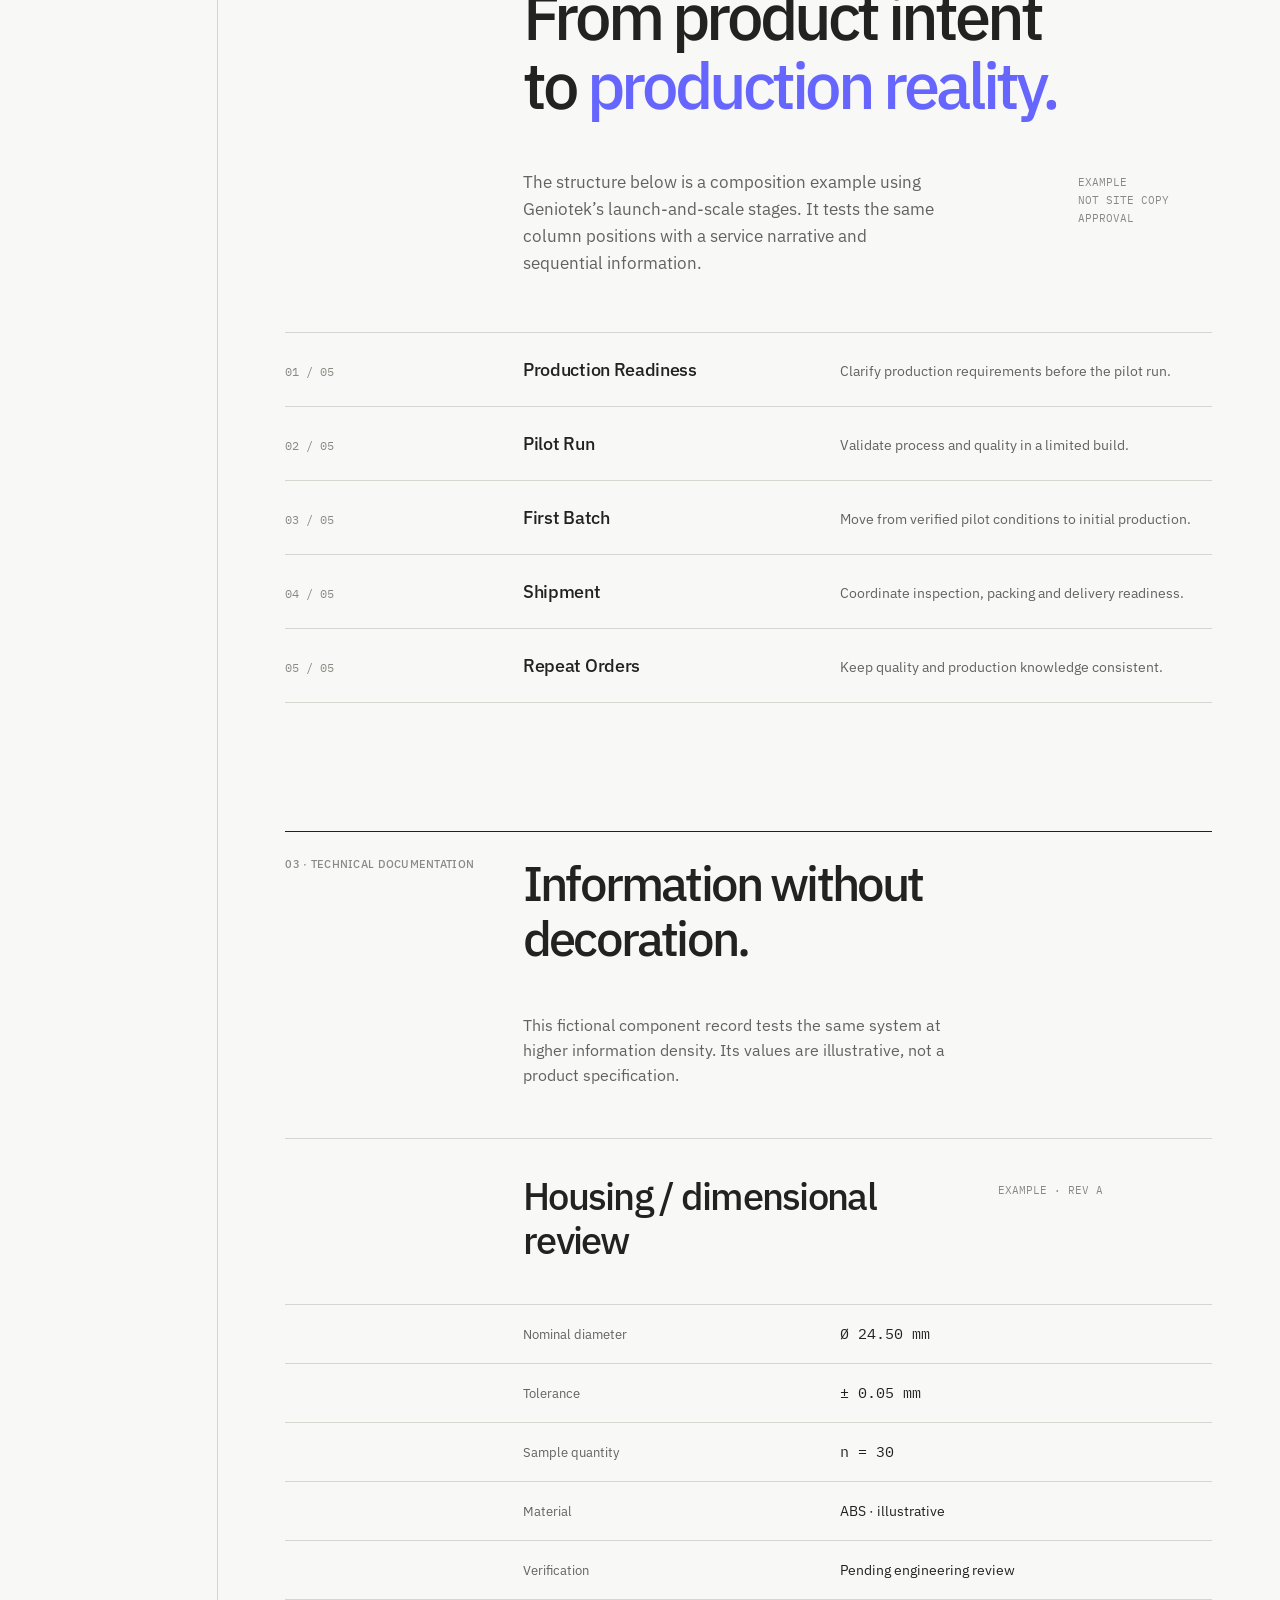
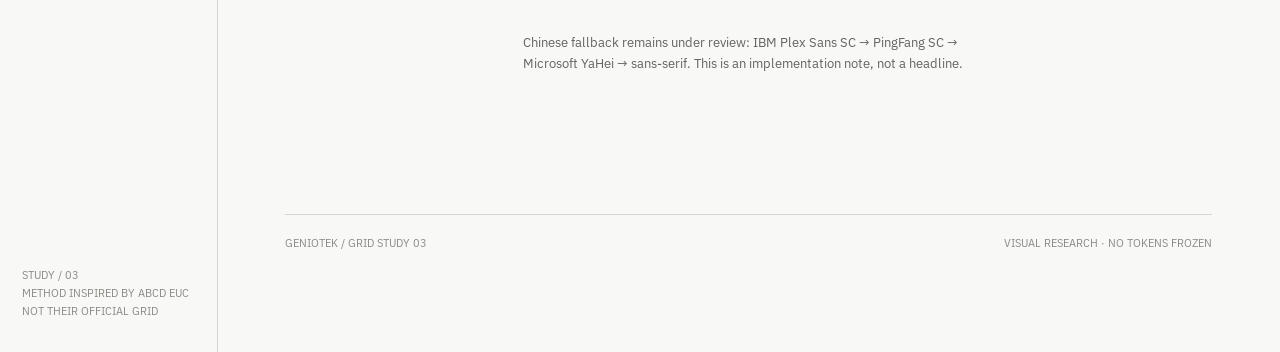
<file: studies/editorial-grid-euc-study-03.html>
<!DOCTYPE html>
<html lang="en"><head><meta charset="utf-8"><meta name="viewport" content="width=device-width,initial-scale=1">
<meta name="theme-color" content="#f8f8f6"><title>Geniotek — Editorial Grid / Study 03</title>
<link rel="preconnect" href="https://fonts.googleapis.com"><link rel="preconnect" href="https://fonts.gstatic.com" crossorigin>
<link href="https://fonts.googleapis.com/css2?family=Archivo:wdth,wght@118,700&family=IBM+Plex+Mono:wght@400;500&family=IBM+Plex+Sans:wght@400;500;600&display=swap" rel="stylesheet">
<style>
:root{--paper:#f8f8f6;--ink:#222220;--sub:#62625e;--light:#8a8a85;--line:#d6d6d0;--accent:#6666ff;--g:24px;--outer:clamp(24px,5.3vw,84px)}
*{box-sizing:border-box}html{scroll-behavior:smooth}body{margin:0;background:var(--paper);color:var(--ink);font-family:"IBM Plex Sans",Arial,sans-serif;-webkit-font-smoothing:antialiased}
button,a{font:inherit}a{color:inherit}button:focus-visible,a:focus-visible{outline:2px solid var(--accent);outline-offset:3px}
.shell{max-width:1720px;margin:auto;display:grid;grid-template-columns:clamp(164px,17vw,230px) minmax(0,1fr);min-height:100vh}
.aside{border-right:1px solid var(--line);padding:32px 22px;display:flex;flex-direction:column;gap:20px}
.logo{display:block;width:min(145px,100%);height:auto}
.aside-note{font-size:11px;line-height:18px;color:var(--sub);max-width:160px}
.aside-end{margin-top:auto;font-size:11px;line-height:18px;color:var(--light)}
.main{padding:0 var(--outer) 100px;min-width:0}
.pagebar{display:flex;justify-content:space-between;align-items:center;gap:18px;padding:29px 0 20px;border-bottom:1px solid var(--line);font-size:11px;line-height:16px;color:var(--sub)}
.pagebar small{font-size:11px;color:var(--light)}
.canvas{position:relative;isolation:isolate;--cols:repeat(12,minmax(0,1fr))}
.cols{display:grid;grid-template-columns:var(--cols);column-gap:var(--g)}
.note{font-size:11px;line-height:16px;letter-spacing:.025em;color:var(--light);font-weight:500;text-transform:uppercase;margin:0}
.intro{padding:88px 0 98px}
.intro .note{grid-column:1/span 4}
.intro h1{grid-column:1/span 11;font-size:clamp(62px,7.2vw,116px);font-weight:500;letter-spacing:-.075em;line-height:1.01;margin:24px 0 0}
.intro h1 span{color:var(--accent)}
.intro .summary{grid-column:7/span 6;font-size:17px;line-height:26px;color:var(--sub);max-width:43ch;margin:33px 0 0}
.section{border-top:1px solid var(--ink);padding-top:24px}
.section-head{align-items:start;margin-bottom:48px}
.section-head .note{grid-column:1/span 3}
.section-head h2{grid-column:4/span 9;font-size:clamp(34px,3.8vw,56px);font-weight:500;line-height:1.12;letter-spacing:-.058em;margin:0;max-width:17ch}
.section-sub{grid-column:4/span 7;font-size:14px;line-height:22px;color:var(--sub);margin:18px 0 0}
.section-one{padding-bottom:128px}
.roles{border-top:1px solid var(--line)}
.role{display:grid;grid-template-columns:var(--cols);column-gap:var(--g);align-items:baseline;padding:20px 0;border-bottom:1px solid var(--line)}
.role .word{grid-column:4/span 4;font-size:clamp(22px,2.15vw,32px);letter-spacing:-.038em;font-weight:500;line-height:1.2}
.role .word.distinct{font-family:"Archivo","IBM Plex Sans",sans-serif;font-weight:700;font-stretch:118%;font-variation-settings:"wdth" 118,"wght" 700;letter-spacing:-.06em;font-size:clamp(25px,2.6vw,38px)}
.role .description{grid-column:8/span 5;font-size:14px;line-height:21px;color:var(--sub);max-width:33ch}
.role .number{grid-column:1/span 2;font:400 11px/16px "IBM Plex Mono",monospace;color:#aaa}
.rule-study{display:grid;grid-template-columns:var(--cols);column-gap:var(--g);padding:48px 0 0}
.rule-study .note{grid-column:1/span 3}
.rule-study p{grid-column:4/span 8;font-size:17px;line-height:27px;color:var(--ink);max-width:58ch;margin:0}
.rule-study p strong{font-weight:500}
.section-two{padding-bottom:128px}
.service-title{grid-column:4/span 9;font-size:clamp(39px,5.05vw,76px);line-height:1.08;letter-spacing:-.062em;font-weight:500;margin:8px 0 48px}
.service-title em{font-style:normal;color:var(--accent)}
.service-body{grid-column:4/span 6;font-size:17px;line-height:27px;color:var(--sub);max-width:42ch;margin:0 0 55px}
.service-meta{grid-column:11/span 2;align-self:start;font:400 11px/18px "IBM Plex Mono",monospace;color:var(--light);margin:4px 0 0}
.phases{border-top:1px solid var(--line)}
.phase{display:grid;grid-template-columns:var(--cols);column-gap:var(--g);padding:24px 0;align-items:baseline;border-bottom:1px solid var(--line)}
.phase .phase-no{grid-column:1/span 3;font:400 12px/18px "IBM Plex Mono",monospace;color:var(--light)}
.phase b{grid-column:4/span 4;font-size:18px;line-height:25px;font-weight:500;letter-spacing:-.018em}
.phase p{grid-column:8/span 5;margin:0;font-size:14px;line-height:22px;color:var(--sub)}
.section-three{padding-bottom:30px}
.spec-intro{margin-bottom:50px}
.spec-intro p{grid-column:4/span 7;max-width:46ch;font-size:16px;line-height:25px;color:var(--sub);margin:0}
.spec-sheet{padding:35px 0 0;border-top:1px solid var(--line)}
.spec-name{grid-column:4/span 6;margin:0;font-size:clamp(28px,3vw,44px);line-height:1.15;letter-spacing:-.045em;font-weight:500}
.spec-caption{grid-column:10/span 3;margin:7px 0 0;font:400 11px/18px "IBM Plex Mono",monospace;color:var(--light)}
.spec-table{margin:42px 0 0;border-top:1px solid var(--line)}
.spec-row{display:grid;grid-template-columns:var(--cols);column-gap:var(--g);padding:18px 0;border-bottom:1px solid var(--line);align-items:baseline}
.spec-row .key{grid-column:4/span 4;font-size:13px;line-height:19px;color:var(--sub)}
.spec-row .value{grid-column:8/span 5;font:400 15px/22px "IBM Plex Mono",monospace;color:var(--ink)}
.spec-row .value.text{font:400 14px/22px "IBM Plex Sans",sans-serif}
.spec-foot{grid-column:4/span 8;margin:32px 0 0;max-width:55ch;font-size:13px;line-height:21px;color:var(--sub)}
.endnote{display:flex;justify-content:space-between;gap:20px;padding-top:19px;margin-top:110px;border-top:1px solid var(--line);font-size:11px;line-height:18px;color:var(--light)}
.overlay{position:absolute;inset:0;z-index:8;display:none;grid-template-columns:var(--cols);column-gap:var(--g);pointer-events:none}
.overlay i{min-width:0;background:rgba(102,102,255,.055);border-inline:1px solid rgba(102,102,255,.18)}
.grid-on .overlay{display:grid}
.actions{position:fixed;bottom:22px;right:24px;z-index:10}
.actions button{border:1px solid var(--ink);border-radius:99px;padding:10px 15px;background:var(--ink);color:#fff;font-size:12px;line-height:18px;cursor:pointer}
.actions button[aria-pressed=true]{background:#4747aa;border-color:#4747aa}
@supports(text-box-trim:trim-start){.intro h1{text-box-trim:trim-start;text-box-edge:cap text}}
@media(max-width:1060px){:root{--g:18px}.section-head .note{grid-column:1/span 3}.section-head h2{grid-column:4/span 9}.role .word{grid-column:4/span 4}.role .description{grid-column:8/span 5}.service-body{grid-column:4/span 7}.service-meta{grid-column:11/span 2}}
@media(max-width:720px){.shell{display:block}.aside{padding:19px 22px;flex-direction:row;align-items:center;gap:20px;border-right:0;border-bottom:1px solid var(--line)}.logo{width:96px}.aside-end{display:none}.aside-note{max-width:none;font-size:10px;line-height:16px}.main{padding:0 22px 65px}.pagebar{padding:18px 0}.pagebar small{display:none}.canvas{--cols:repeat(4,minmax(0,1fr));--g:12px}.intro{padding:65px 0 74px}.intro .note,.intro h1,.intro .summary{grid-column:1/-1}.intro h1{font-size:clamp(55px,12vw,78px);margin-top:23px}.intro .summary{font-size:15px;line-height:24px;margin-top:27px}.section-head{margin-bottom:30px}.section-head .note,.section-head h2,.section-sub{grid-column:1/-1}.section-head h2{font-size:clamp(32px,8vw,48px);margin-top:17px}.section-sub{margin-top:15px}.section-one,.section-two{padding-bottom:83px}.role{padding:18px 0;row-gap:7px}.role .number{grid-column:1/span 1}.role .word{grid-column:2/span 3;font-size:22px}.role .word.distinct{font-size:25px}.role .description{grid-column:2/span 3;font-size:13px;line-height:20px}.rule-study{padding-top:31px;row-gap:13px}.rule-study .note,.rule-study p{grid-column:1/-1}.rule-study p{font-size:15px;line-height:24px}.service-title,.service-body,.service-meta{grid-column:1/-1}.service-title{font-size:clamp(36px,8.5vw,54px);margin:0 0 23px}.service-body{font-size:15px;line-height:24px;margin-bottom:19px}.service-meta{margin-bottom:33px}.phase{padding:18px 0;row-gap:4px}.phase .phase-no{grid-column:1/span 1}.phase b{grid-column:2/span 3;font-size:16px;line-height:23px}.phase p{grid-column:2/span 3;font-size:13px;line-height:21px}.spec-intro p,.spec-name,.spec-caption,.spec-foot{grid-column:1/-1}.spec-intro{margin-bottom:36px}.spec-intro p{font-size:15px;line-height:24px}.spec-caption{margin-top:13px}.spec-row{padding:16px 0}.spec-row .key{grid-column:1/span 2}.spec-row .value{grid-column:3/span 2;font-size:12px;line-height:20px;overflow-wrap:anywhere}.spec-row .value.text{font-size:12px;line-height:20px}.endnote{display:block;margin-top:72px}.endnote span{display:block;margin-bottom:5px}.overlay{grid-template-columns:repeat(4,minmax(0,1fr))}.overlay i:nth-child(n+5){display:none}.actions{bottom:17px;right:17px}}
</style></head>
<body>
<div class="shell">
<aside class="aside"><img class="logo" src="../assets/geniotek-primary-logo.svg" width="300" height="85" alt="Geniotek"><div class="aside-note">EDITORIAL GRID<br>Composition calibration</div><div class="aside-end">STUDY / 03<br>METHOD INSPIRED BY ABCD EUC<br>NOT THEIR OFFICIAL GRID</div></aside>
<main class="main"><div class="pagebar"><span>GENIOTEK · TYPE & INFORMATION</span><small>ONE GRID / THREE CONTENT CONDITIONS</small></div>
<div class="canvas" id="canvas">
<header class="intro cols"><p class="note">Composition study / 03</p><h1>Order before<br><span>expression.</span></h1><p class="summary">A quieter study of proportion, alignment and reading density. Three different information structures, governed by one underlying geometry.</p></header>
<section class="section section-one" aria-labelledby="roles-heading">
<div class="section-head cols"><p class="note">01 · Type system</p><h2 id="roles-heading">Semantic roles</h2><p class="section-sub">Role follows meaning. Relative scale follows the role.</p></div>
<div class="roles">
<div class="role"><span class="number">01</span><strong class="word distinct">display</strong><span class="description">Short brand statement</span></div>
<div class="role"><span class="number">02</span><strong class="word">heading-1 / 2 / 3</strong><span class="description">Document and section hierarchy</span></div>
<div class="role"><span class="number">03</span><strong class="word">body</strong><span class="description">Continuous reading</span></div>
<div class="role"><span class="number">04</span><strong class="word">label / caption</strong><span class="description">Navigation, controls, explanatory notes</span></div>
<div class="role"><span class="number">05</span><strong class="word">data</strong><span class="description">Engineering values and identifiers</span></div>
</div>
<div class="rule-study"><p class="note">Principle</p><p><strong>Choose the role first.</strong> Identify what the content needs to communicate before assigning numerical styling. Size alone does not determine HTML heading structure.</p></div>
</section>
<section class="section section-two" aria-labelledby="service-heading">
<div class="section-head cols"><p class="note">02 · Service communication</p><h2 id="service-heading">One system. A different reading task.</h2></div>
<div class="cols">
<h3 class="service-title">From product intent<br>to <em>production reality.</em></h3>
<p class="service-body">The structure below is a composition example using Geniotek’s launch-and-scale stages. It tests the same column positions with a service narrative and sequential information.</p>
<p class="service-meta">EXAMPLE<br>NOT SITE COPY APPROVAL</p>
</div>
<div class="phases">
<div class="phase"><span class="phase-no">01 / 05</span><b>Production Readiness</b><p>Clarify production requirements before the pilot run.</p></div>
<div class="phase"><span class="phase-no">02 / 05</span><b>Pilot Run</b><p>Validate process and quality in a limited build.</p></div>
<div class="phase"><span class="phase-no">03 / 05</span><b>First Batch</b><p>Move from verified pilot conditions to initial production.</p></div>
<div class="phase"><span class="phase-no">04 / 05</span><b>Shipment</b><p>Coordinate inspection, packing and delivery readiness.</p></div>
<div class="phase"><span class="phase-no">05 / 05</span><b>Repeat Orders</b><p>Keep quality and production knowledge consistent.</p></div>
</div>
</section>
<section class="section section-three" aria-labelledby="technical-heading">
<div class="section-head cols"><p class="note">03 · Technical documentation</p><h2 id="technical-heading">Information without decoration.</h2></div>
<div class="spec-intro cols"><p>This fictional component record tests the same system at higher information density. Its values are illustrative, not a product specification.</p></div>
<div class="spec-sheet"><div class="cols"><h3 class="spec-name">Housing / dimensional review</h3><p class="spec-caption">EXAMPLE · REV A</p></div>
<div class="spec-table">
<div class="spec-row"><span class="key">Nominal diameter</span><span class="value">Ø 24.50 mm</span></div>
<div class="spec-row"><span class="key">Tolerance</span><span class="value">± 0.05 mm</span></div>
<div class="spec-row"><span class="key">Sample quantity</span><span class="value">n = 30</span></div>
<div class="spec-row"><span class="key">Material</span><span class="value text">ABS · illustrative</span></div>
<div class="spec-row"><span class="key">Verification</span><span class="value text">Pending engineering review</span></div>
</div>
<div class="cols"><p class="spec-foot">Chinese fallback remains under review: IBM Plex Sans SC → PingFang SC → Microsoft YaHei → sans-serif. This is an implementation note, not a headline.</p></div>
</div>
</section>
<div class="overlay" aria-hidden="true"><i></i><i></i><i></i><i></i><i></i><i></i><i></i><i></i><i></i><i></i><i></i><i></i></div>
</div><footer class="endnote"><span>GENIOTEK / GRID STUDY 03</span><span>VISUAL RESEARCH · NO TOKENS FROZEN</span></footer>
</main></div>
<div class="actions"><button type="button" id="showGrid" aria-pressed="false" aria-controls="canvas">Show grid</button></div>
<script>(function(){const b=document.getElementById('showGrid'),c=document.getElementById('canvas');b.addEventListener('click',()=>{const on=b.getAttribute('aria-pressed')!=='true';b.setAttribute('aria-pressed',String(on));b.textContent=on?'Hide grid':'Show grid';c.classList.toggle('grid-on',on)})})();</script>
</body></html>
</file>
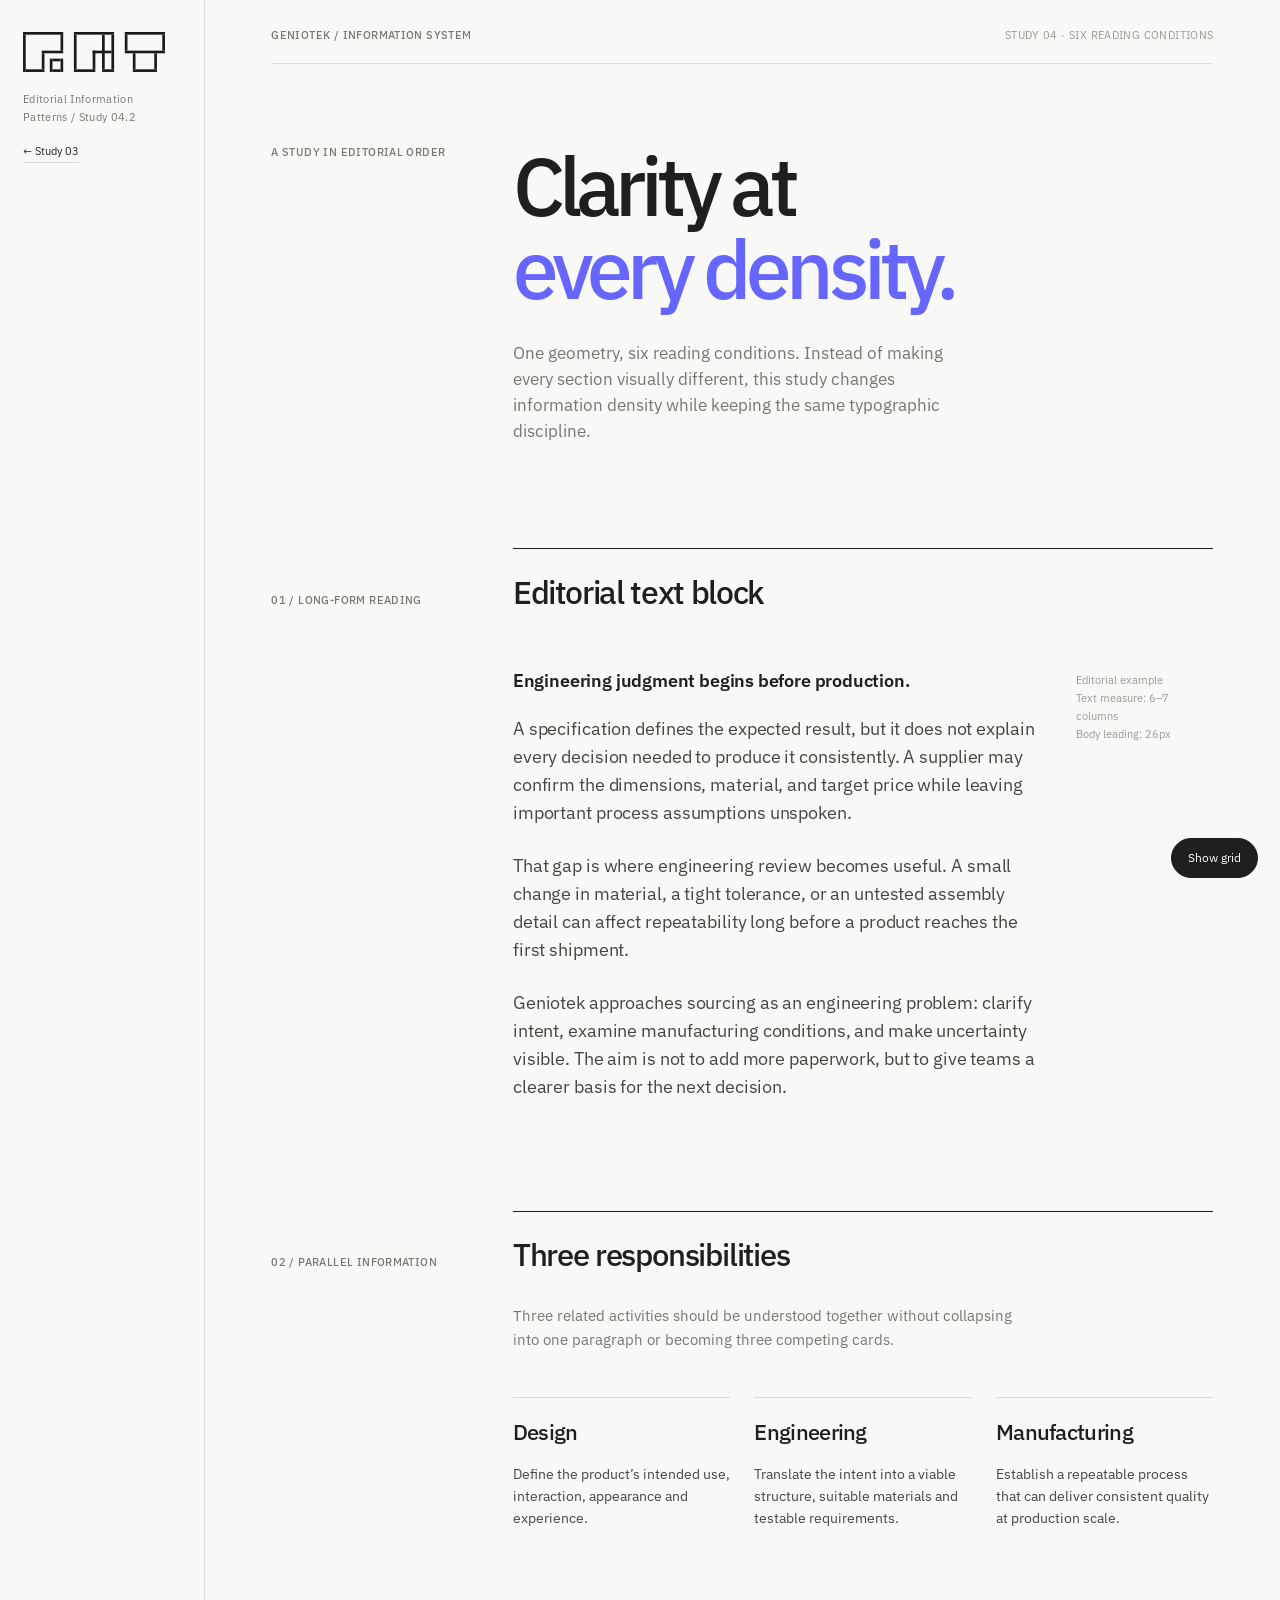
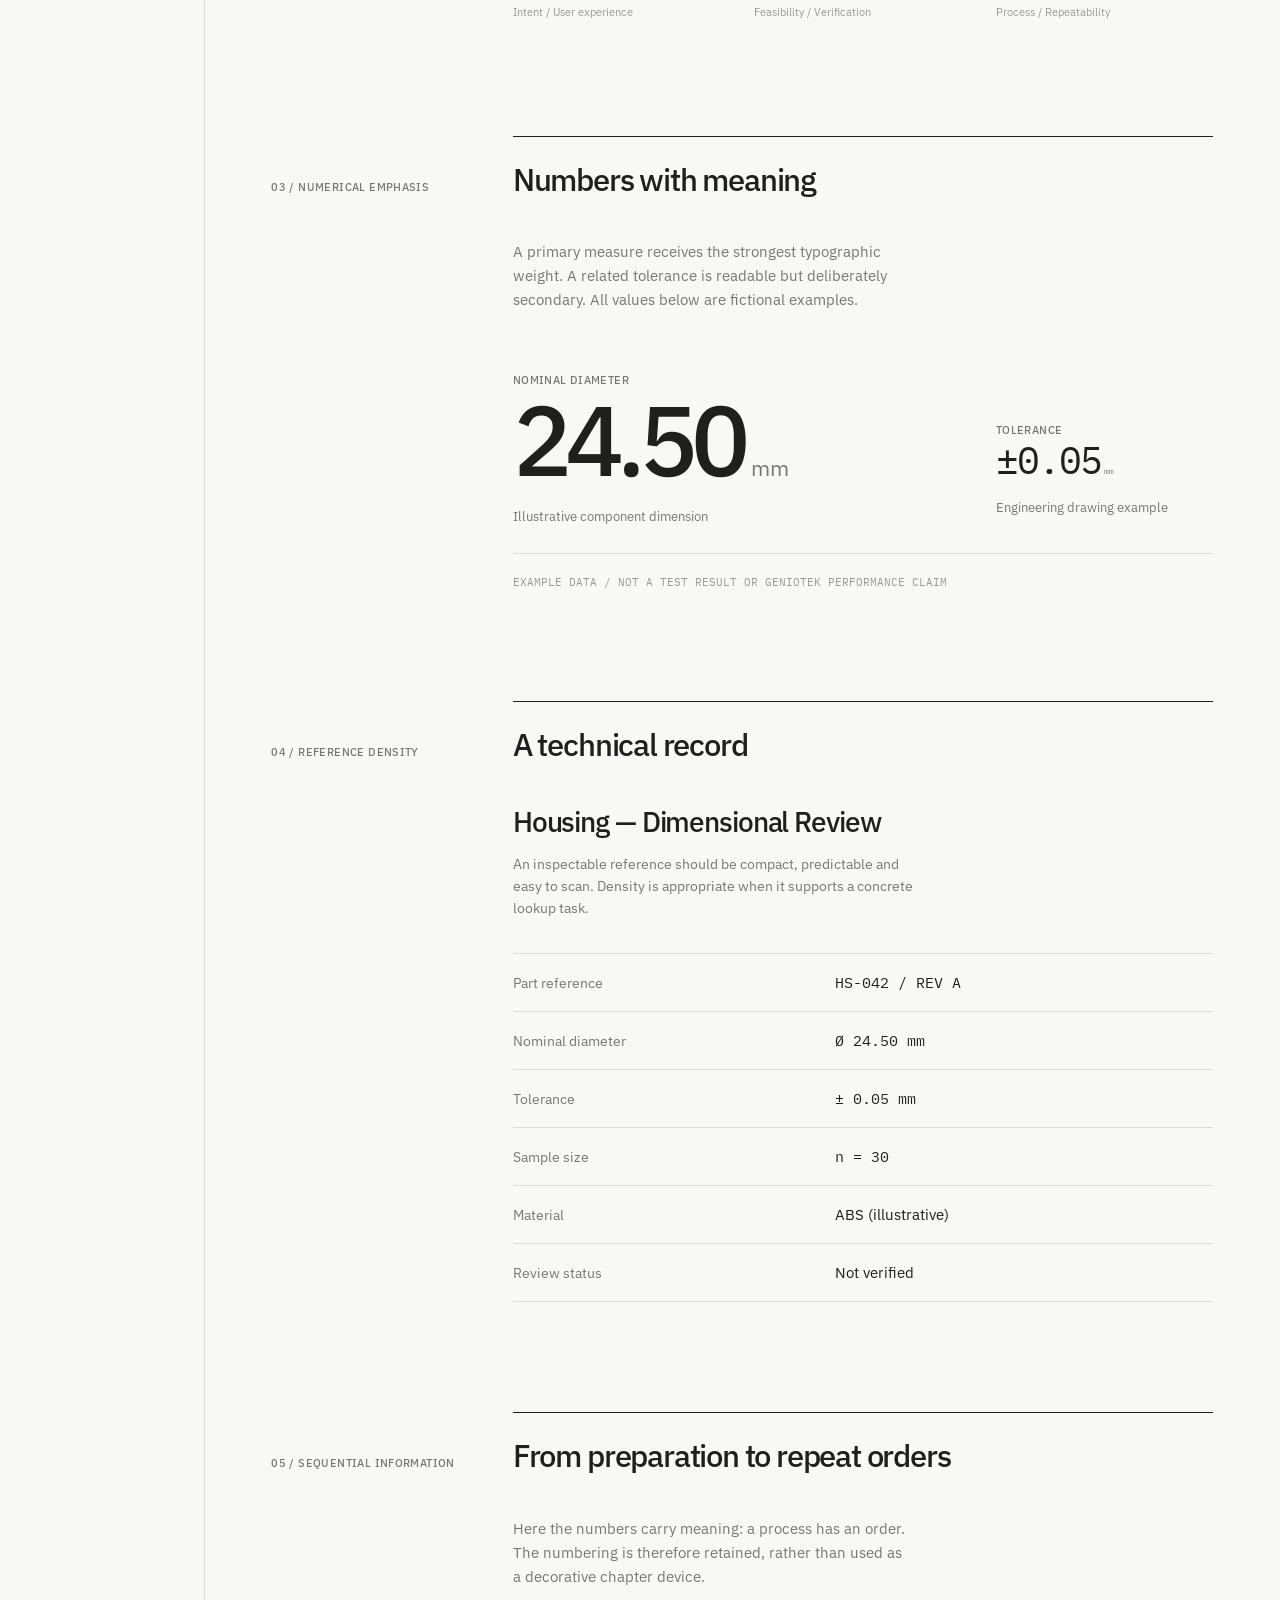
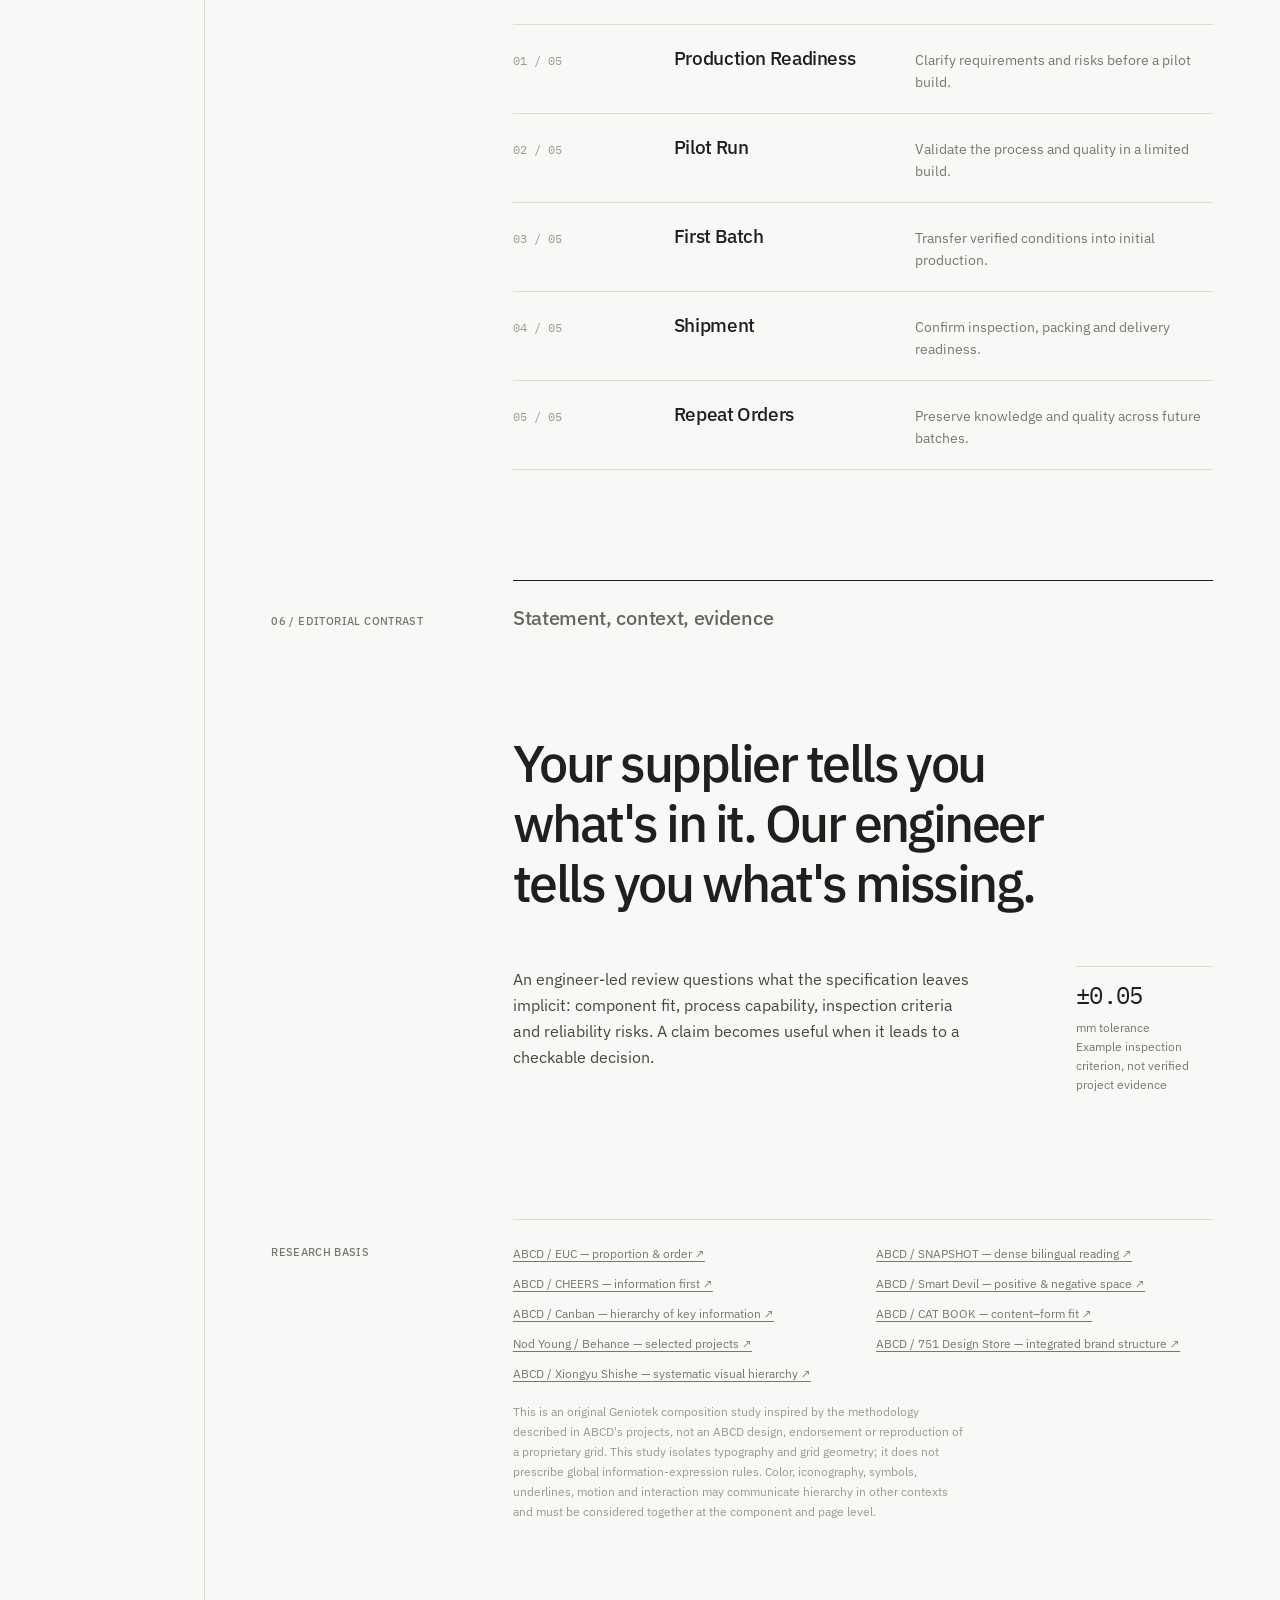
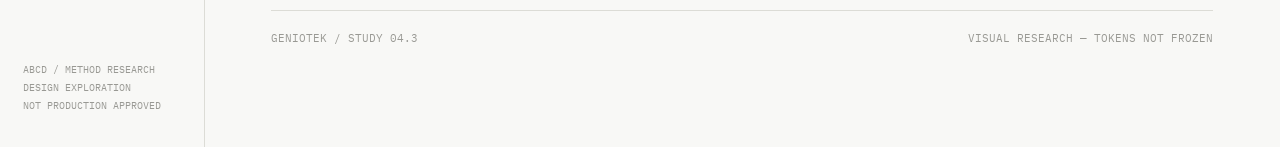
<file: studies/editorial-information-patterns-04.html>
<!doctype html>
<html lang="en"><head>
<meta charset="utf-8"><meta name="viewport" content="width=device-width, initial-scale=1">
<meta name="theme-color" content="#f8f8f6">
<title>Geniotek — Editorial Information Patterns / Study 04.3</title>
<link rel="preconnect" href="https://fonts.googleapis.com"><link rel="preconnect" href="https://fonts.gstatic.com" crossorigin>
<link href="https://fonts.googleapis.com/css2?family=Archivo:wdth,wght@118,700&family=IBM+Plex+Mono:wght@400;500&family=IBM+Plex+Sans:wght@400;500;600&display=swap" rel="stylesheet">
<style>
:root{--paper:#f8f8f6;--ink:#1f1f1e;--body:#454541;--muted:#777772;--quiet:#999994;--line:#dcdcd6;--accent:#6666ff;--g:24px;--pad:clamp(24px,5.2vw,80px);--measure:62ch;--unit:8px}
*{box-sizing:border-box}html{scroll-behavior:smooth}body{margin:0;background:var(--paper);color:var(--ink);font-family:"IBM Plex Sans",sans-serif;-webkit-font-smoothing:antialiased}
a{color:inherit}button{font:inherit}a:focus-visible,button:focus-visible{outline:2px solid var(--accent);outline-offset:3px}
.app{max-width:1800px;margin:auto;display:grid;grid-template-columns:clamp(168px,16vw,236px) minmax(0,1fr);min-height:100vh}
.side{border-right:1px solid var(--line);padding:32px 23px;display:flex;flex-direction:column;align-items:flex-start;gap:18px}
.brand{width:min(142px,100%);height:auto;display:block}.side-note{font-size:11px;line-height:18px;letter-spacing:.03em;color:var(--muted);max-width:174px}
.side-foot{font:400 10px/18px "IBM Plex Mono",monospace;color:var(--quiet);margin-top:auto}.side a{font-size:11px;text-decoration:none;border-bottom:1px solid var(--line);padding-bottom:4px}
.content{min-width:0;padding:0 var(--pad) 100px}
.headline{display:flex;justify-content:space-between;gap:20px;align-items:baseline;padding:27px 0 19px;border-bottom:1px solid var(--line)}
.eyebrow,.headline span{font-size:11px;line-height:17px;letter-spacing:.035em;color:var(--muted);font-weight:500;text-transform:uppercase}
.headline .right{font-weight:400;color:var(--quiet)}
.canvas{position:relative;isolation:isolate;--cols:repeat(12,minmax(0,1fr))}
.grid{display:grid;grid-template-columns:var(--cols);column-gap:var(--g)}
.hero{padding:85px 0 100px}
.hero .eyebrow{grid-column:1/span 3;align-self:start}
.hero h1{grid-column:4/span 9;font-size:clamp(52px,6.4vw,100px);font-weight:500;letter-spacing:-.071em;line-height:1.015;margin:0;max-width:14ch}
.hero h1 em{font-style:normal;color:var(--accent)}
.hero p{grid-column:4/span 7;font-size:17px;line-height:26px;color:var(--muted);max-width:44ch;margin:30px 0 0}
.study{border-top:1px solid var(--ink);padding:24px 0 110px}
.study-top{align-items:start;min-height:98px}
.study-top .eyebrow{grid-column:1/span 3}
.study-top h2{grid-column:4/span 9;font-size:clamp(32px,3.4vw,52px);font-weight:500;letter-spacing:-.055em;line-height:1.12;margin:0}
.caption{font-size:12px;line-height:19px;color:var(--muted);margin:0}
.reading .article{grid-column:4/span 7;max-width:var(--measure)}
.article h3{font-size:clamp(25px,2.8vw,39px);font-weight:500;line-height:1.2;letter-spacing:-.042em;margin:0 0 26px}
.article p{font-size:16px;line-height:26px;color:var(--body);margin:0 0 24px}
.article p:last-child{margin-bottom:0}
.reading .margin-note{grid-column:11/span 2;font-size:11px;line-height:18px;color:var(--quiet);margin:0}
.parallel .parallel-intro{grid-column:4/span 7;font-size:15px;line-height:24px;color:var(--muted);margin:0 0 40px}
.parallel-items{display:grid;grid-template-columns:repeat(3,minmax(0,1fr));gap:var(--g);border-top:1px solid var(--line)}
.parallel-item{padding:23px 0 2px;min-width:0}
.parallel-item h3{font-size:clamp(21px,2.2vw,31px);font-weight:500;line-height:1.21;letter-spacing:-.04em;margin:0 0 18px}
.parallel-item p{font-size:15px;line-height:24px;color:var(--body);max-width:30ch;margin:0 0 18px}
.parallel-item small{font-size:11px;line-height:17px;color:var(--quiet)}
.number-focus{padding-bottom:110px}
.number-intro{grid-column:4/span 7;color:var(--muted);font-size:15px;line-height:24px;max-width:45ch;margin:0 0 56px}
.metric-major{grid-column:4/span 5;align-self:end}
.metric-minor{grid-column:10/span 3;align-self:end;margin-bottom:9px}
.metric-major .metric{font:500 clamp(65px,7.7vw,124px)/1.02 "IBM Plex Sans",sans-serif;letter-spacing:-.07em;white-space:nowrap;font-variant-numeric:tabular-nums}
.metric-minor .metric{font:400 clamp(32px,3vw,48px)/1.1 "IBM Plex Mono",monospace;letter-spacing:-.05em;white-space:nowrap}
.metric .unit{font-size:.22em;letter-spacing:0;vertical-align:baseline;margin-left:.35em;color:var(--muted);font-weight:400}
.metric-major .explain,.metric-minor .explain{font-size:13px;line-height:20px;color:var(--muted);margin:17px 0 0}
.metric-rule{grid-column:4/-1;border-top:1px solid var(--line);margin:26px 0 0}
.metric-foot{grid-column:4/span 8;font:400 11px/18px "IBM Plex Mono",monospace;color:var(--quiet);margin:19px 0 0}
.dense-top{grid-column:4/span 7;margin:0 0 34px}
.dense-top h3{font-size:28px;letter-spacing:-.04em;line-height:1.2;font-weight:500;margin:0 0 14px}
.dense-top p{font-size:14px;line-height:22px;color:var(--muted);margin:0;max-width:52ch}
.specification{border-top:1px solid var(--line)}
.specification .spec{padding:18px 0;align-items:baseline;border-bottom:1px solid var(--line)}
.spec .key{grid-column:4/span 4;font-size:14px;line-height:22px;color:var(--muted)}
.spec .val{grid-column:8/span 5;font:400 15px/23px "IBM Plex Mono",monospace;color:var(--ink)}
.spec .val.plain{font-family:"IBM Plex Sans",sans-serif}
.flow-lead{grid-column:4/span 7;font-size:15px;line-height:24px;color:var(--muted);margin:0 0 35px;max-width:44ch}
.steps{border-top:1px solid var(--line)}
.steps .step{border-bottom:1px solid var(--line);padding:20px 0;align-items:baseline}
.step .id{grid-column:1/span 3;font:400 12px/18px "IBM Plex Mono",monospace;color:var(--quiet)}
.step strong{grid-column:4/span 4;font-size:19px;line-height:26px;font-weight:500;letter-spacing:-.02em}
.step p{grid-column:8/span 5;margin:0;color:var(--muted);font-size:14px;line-height:22px}
.mixed{padding-bottom:125px}
.mixed .thesis{grid-column:4/span 9;max-width:16ch;font-size:clamp(35px,4.6vw,70px);line-height:1.09;letter-spacing:-.063em;font-weight:500;margin:0 0 55px}
.mixed .prose{grid-column:4/span 6;margin:0;max-width:44ch;color:var(--body);font-size:16px;line-height:26px}
.mixed .evidence{grid-column:11/span 2;align-self:start;border-top:1px solid var(--line);padding-top:14px;font-size:12px;line-height:19px;color:var(--muted)}
.mixed .evidence b{display:block;font:400 24px/1.2 "IBM Plex Mono",monospace;letter-spacing:-.04em;color:var(--ink);margin-bottom:8px}
.sources{border-top:1px solid var(--line);padding:27px 0 0}
.sources h2{grid-column:1/span 3;font-size:11px;line-height:17px;letter-spacing:.03em;text-transform:uppercase;color:var(--muted);font-weight:500;margin:0}
.sources .source-list{grid-column:4/span 9;display:grid;grid-template-columns:1fr 1fr;gap:10px 26px}
.sources a{font-size:12px;line-height:20px;color:var(--muted);text-decoration-thickness:1px;text-underline-offset:3px}
.sources p{grid-column:4/span 9;font-size:12px;line-height:20px;color:var(--quiet);margin:18px 0 0;max-width:65ch}
.end{display:flex;justify-content:space-between;gap:20px;border-top:1px solid var(--line);margin-top:100px;padding-top:18px;font:400 11px/18px "IBM Plex Mono",monospace;color:var(--quiet)}
.overlay{position:absolute;inset:0;display:none;grid-template-columns:var(--cols);column-gap:var(--g);pointer-events:none;z-index:5}
.overlay i{min-width:0;background:rgba(102,102,255,.052);border-inline:1px solid rgba(102,102,255,.19)}
.grid-on .overlay{display:grid}
.control{position:fixed;right:22px;bottom:22px;z-index:20}
.control button{border:1px solid var(--ink);background:var(--ink);color:#fff;border-radius:40px;padding:10px 16px;font-size:12px;line-height:18px;cursor:pointer}
.control button[aria-pressed=true]{background:#4949b8;border-color:#4949b8}
@supports(text-box-trim:trim-start){.hero h1{text-box-trim:trim-start;text-box-edge:cap text}}
@media(max-width:1080px){:root{--g:18px}.metric-major .metric{font-size:clamp(58px,6.3vw,90px)}.metric-minor .metric{font-size:clamp(26px,2.6vw,38px)}.spec .key{grid-column:4/span 4}.spec .val{grid-column:8/span 5}}
@media(max-width:720px){.app{display:block}.side{border-right:0;border-bottom:1px solid var(--line);padding:19px 22px;flex-direction:row;align-items:center;gap:20px}.brand{width:96px}.side-note{font-size:10px;line-height:16px;max-width:none}.side-foot,.side a{display:none}.content{padding:0 22px 65px}.headline{padding:18px 0}.headline .right{display:none}.canvas{--cols:repeat(4,minmax(0,1fr));--g:12px}.hero{padding:60px 0 76px}.hero .eyebrow,.hero h1,.hero p{grid-column:1/-1}.hero h1{font-size:clamp(48px,10vw,72px);margin-top:22px}.hero p{font-size:15px;line-height:24px;margin-top:26px}.study{padding:21px 0 76px}.study-top{min-height:0;row-gap:16px;margin-bottom:32px}.study-top .eyebrow,.study-top h2{grid-column:1/-1}.study-top h2{font-size:clamp(32px,8vw,46px)}.reading .article,.reading .margin-note,.parallel .parallel-intro,.number-intro,.dense-top,.flow-lead,.mixed .thesis,.mixed .prose,.mixed .evidence{grid-column:1/-1}.reading .margin-note{margin-top:25px}.article h3{font-size:27px}.article p{font-size:15px;line-height:24px}.parallel-items{grid-template-columns:1fr;gap:0}.parallel-item{border-bottom:1px solid var(--line);padding:22px 0}.parallel-item h3{font-size:24px;margin-bottom:10px}.parallel-item p{font-size:14px;line-height:23px;max-width:none}.number-intro{margin-bottom:36px}.metric-major{grid-column:1/-1}.metric-major .metric{font-size:clamp(65px,15vw,106px)}.metric-minor{grid-column:1/-1;margin:40px 0 0}.metric-minor .metric{font-size:clamp(33px,7.5vw,52px)}.metric-rule,.metric-foot{grid-column:1/-1}.specification .spec{padding:16px 0}.spec .key{grid-column:1/span 2;font-size:12px;line-height:19px}.spec .val{grid-column:3/span 2;font-size:12px;line-height:20px;overflow-wrap:anywhere}.steps .step{padding:17px 0;row-gap:6px}.step .id{grid-column:1/span 1}.step strong{grid-column:2/span 3;font-size:17px;line-height:23px}.step p{grid-column:2/span 3;font-size:13px;line-height:21px}.mixed .thesis{font-size:clamp(35px,8.1vw,54px);margin-bottom:28px}.mixed .prose{font-size:15px;line-height:24px}.mixed .evidence{margin-top:30px;max-width:200px}.sources h2,.sources .source-list,.sources p{grid-column:1/-1}.sources .source-list{grid-template-columns:1fr;margin-top:14px}.end{display:block;margin-top:62px}.end span{display:block;margin-bottom:7px}.overlay{grid-template-columns:repeat(4,minmax(0,1fr))}.overlay i:nth-child(n+5){display:none}.control{right:16px;bottom:16px}}

/* Study 04.1 — Content-led editorial hierarchy. Independent rectification after ABCD case-method review.
   Preserve shared grid columns; reduce section-title competition and align parallel text by content role. */
.study-top{min-height:0;margin-bottom:48px}
.study-top h2{font-size:clamp(24px,2.35vw,34px);line-height:1.18;letter-spacing:-.04em;font-weight:500}
.reading .study-top{margin-bottom:56px}
.reading .article h3{font-size:clamp(30px,3vw,42px);line-height:1.19;letter-spacing:-.042em;margin-bottom:32px;max-width:29ch}
.reading .article p{max-width:62ch}
.parallel .study-top{margin-bottom:32px}
.parallel .parallel-intro{margin-bottom:54px}
.parallel-items{align-items:stretch}
.parallel-item{display:grid;grid-template-rows:minmax(48px,auto) minmax(118px,1fr) 26px;row-gap:22px;padding:27px 0 10px}
.parallel-item h3{font-size:clamp(21px,1.85vw,27px);line-height:1.18;margin:0;align-self:start;letter-spacing:-.032em}
.parallel-item p{font-size:15px;line-height:24px;max-width:31ch;margin:0;align-self:start}
.parallel-item small{display:block;font-size:12px;line-height:18px;align-self:end;margin:0;color:#8d8d87}
.mixed .study-top{margin-bottom:42px}
.mixed .study-top h2{font-size:clamp(19px,1.6vw,24px);line-height:1.2;letter-spacing:-.015em;color:#6e6e69;font-weight:500}
.mixed .thesis{font-size:clamp(38px,4.1vw,60px);line-height:1.14;letter-spacing:-.048em;max-width:19ch;margin-bottom:58px}
.mixed .prose{max-width:50ch}
@media(max-width:720px){
 .study-top{margin-bottom:27px;row-gap:12px}
 .study-top h2{font-size:26px;line-height:1.2}
 .reading .study-top{margin-bottom:33px}
 .reading .article h3{font-size:27px;line-height:1.21;margin-bottom:23px}
 .parallel .study-top{margin-bottom:18px}
 .parallel .parallel-intro{margin-bottom:32px}
 .parallel-item{grid-template-rows:auto auto auto;row-gap:10px;padding:23px 0;min-height:0}
 .parallel-item h3{font-size:22px}
 .parallel-item small{margin-top:4px}
 .mixed .study-top{margin-bottom:33px}
 .mixed .study-top h2{font-size:19px}
 .mixed .thesis{font-size:clamp(34px,7.7vw,48px);max-width:100%;margin-bottom:28px}
}

/* Study 04.2 — respect the 3-column index rail, type density and optical hierarchy.
   Changes supersede focused prior declarations and do not affect Study 03 or the main design system. */

/* 01 / Primary section identity; subordinate editorial headline shares the body scale,
   using weight instead of creating a third, oversized typographic step. */
.reading .study-top h2{font-size:clamp(30px,2.65vw,39px);font-weight:500;line-height:1.19;letter-spacing:-.042em}
.reading .article h3{font-size:18px;line-height:27px;font-weight:600;letter-spacing:-.01em;max-width:62ch;margin:0 0 21px}
.reading .article p{font-size:18px;line-height:28px;font-weight:400;letter-spacing:-.006em;max-width:62ch;margin:0 0 25px}
.reading .article p:last-child{margin-bottom:0}

/* 02 / Section label gets columns 1–3; all parallel information is enclosed by
   columns 4–12. The divider also begins at the fourth column. */
.parallel-items{display:grid;grid-template-columns:repeat(12,minmax(0,1fr));gap:var(--g);border-top:0;align-items:stretch}
.parallel-item{grid-column:auto;display:grid;grid-template-rows:48px minmax(120px,1fr) 20px;row-gap:18px;min-width:0;padding:22px 0 5px;border-top:1px solid var(--line)}
.parallel-item:nth-child(1){grid-column:4/span 3}
.parallel-item:nth-child(2){grid-column:7/span 3}
.parallel-item:nth-child(3){grid-column:10/span 3}
.parallel-item h3{font-size:clamp(20px,1.7vw,26px);line-height:1.18;font-weight:500;margin:0}
.parallel-item p{font-size:14px;line-height:22px;max-width:100%;margin:0}
.parallel-item small{display:block;font-size:11px;line-height:18px;margin:0;align-self:end;color:var(--quiet)}
.parallel .parallel-intro{max-width:57ch}

/* 04 / The table is entirely contained within the nine-column information field.
   No table stroke crosses into the chapter's left-side navigation region. */
.specification{display:grid;grid-template-columns:repeat(12,minmax(0,1fr));gap:0 var(--g);border-top:0}
.specification .spec{--cols:repeat(9,minmax(0,1fr));grid-column:4/span 9;grid-template-columns:var(--cols);column-gap:var(--g);padding:17px 0;border-bottom:1px solid var(--line)}
.specification .spec:first-child{border-top:1px solid var(--line)}
.specification .spec .key{grid-column:1/span 4}
.specification .spec .val{grid-column:5/span 5}

/* 06 / Separation between the section title and the brand statement must be
   greater than separation between the statement and its supporting paragraph. */
.mixed .study-top{margin-bottom:106px}
.mixed .study-top h2{font-size:clamp(20px,1.6vw,24px);line-height:1.23;font-weight:500;color:#666661}
.mixed .thesis{margin:0 0 54px}
.mixed .prose{margin-top:0}

/* A strong spatial hierarchy must survive reflow. */
@media(max-width:1050px) and (min-width:721px){
 .parallel-item{grid-template-rows:50px minmax(150px,1fr) 30px;row-gap:14px}
 .parallel-item p{font-size:13px;line-height:21px}
}
@media(max-width:720px){
 .reading .study-top h2{font-size:30px}
 .reading .article h3{font-size:17px;line-height:25px;font-weight:600;margin-bottom:19px}
 .reading .article p{font-size:17px;line-height:26px}
 .parallel-items{grid-template-columns:repeat(4,minmax(0,1fr));gap:0}
 .parallel-item:nth-child(1),.parallel-item:nth-child(2),.parallel-item:nth-child(3){grid-column:1/-1}
 .parallel-item{display:grid;grid-template-rows:auto auto auto;row-gap:9px;padding:20px 0;border-top:1px solid var(--line)}
 .parallel-item h3{font-size:22px}
 .parallel-item p{font-size:14px;line-height:22px}
 .parallel-item small{margin-top:6px}
 .specification{grid-template-columns:repeat(4,minmax(0,1fr));gap:0 12px}
 .specification .spec{--cols:repeat(4,minmax(0,1fr));grid-column:1/-1;column-gap:12px}
 .specification .spec .key{grid-column:1/span 2}
 .specification .spec .val{grid-column:3/span 2}
 .mixed .study-top{margin-bottom:66px}
 .mixed .thesis{margin-bottom:31px}
}

/* Study 04.3 — Full-page geometry discipline.
  Layout grid governs *every* region of the study; typography alone does not govern
  the broader multimodal information system (color, signs, icons, interactivity, motion).
  Shared reference: cols 1–3 = index/annotation; cols 4–12 = reading field. */
.content{--cols:repeat(12,minmax(0,1fr));position:relative}
.canvas{--cols:inherit;position:static}
.headline,.end{display:grid;grid-template-columns:var(--cols);column-gap:var(--g);align-items:baseline}
.headline>span:first-child,.end>span:first-child{grid-column:1/span 3;min-width:0}
.headline>span.right,.end>span:last-child{grid-column:4/span 9;text-align:right;min-width:0}
.hero{padding-top:80px;padding-bottom:104px}
.hero h1{max-width:13ch}
.hero p{grid-column:4/span 7}
.study{position:relative;border-top:0;padding-top:25px}
.study:before{content:"";position:absolute;top:0;left:calc(25% + var(--g)/4);right:0;border-top:1px solid var(--ink)}
.study-top{min-height:0;margin-bottom:42px;align-items:baseline}
.study-top h2{font-size:clamp(25px,2.45vw,37px);letter-spacing:-.038em;line-height:1.2}
.reading .study-top h2{font-size:clamp(28px,2.5vw,38px)}
.reading .article,.reading .margin-note{align-self:start}
.reading .margin-note{padding-top:4px}
.parallel .study-top{margin-bottom:30px}
.parallel .parallel-intro{margin-bottom:45px;grid-column:4/span 7}
.parallel-item{grid-template-rows:auto minmax(123px,1fr) auto;row-gap:17px}
.parallel-item:nth-child(1){grid-column:4/span 3}
.parallel-item:nth-child(2){grid-column:7/span 3}
.parallel-item:nth-child(3){grid-column:10/span 3}
/* Metrics: one continuous line of reading within information field. */
.number-intro{grid-column:4/span 7}
.metric-major{grid-column:4/span 5}
.metric-minor{grid-column:10/span 3}
.metric-rule{grid-column:4/span 9}
.metric-foot{grid-column:4/span 9}
.dense-top{grid-column:4/span 7}
.specification{grid-template-columns:var(--cols);column-gap:var(--g)}
.specification .spec{--cols:repeat(9,minmax(0,1fr));grid-column:4/span 9;column-gap:var(--g)}
/* Sequence also stays in information field: its numeric step is not a competing
   chapter label in the index rail. */
.steps{display:grid;grid-template-columns:var(--cols);column-gap:var(--g);border-top:0}
.steps .step{--cols:repeat(9,minmax(0,1fr));grid-template-columns:var(--cols);column-gap:var(--g);grid-column:4/span 9;padding:20px 0}
.steps .step:first-child{border-top:1px solid var(--line)}
.step .id{grid-column:1/span 2}
.step strong{grid-column:3/span 3}
.step p{grid-column:6/span 4}
.mixed .study-top{margin-bottom:103px}
.mixed .thesis{grid-column:4/span 9}
.mixed .prose{grid-column:4/span 6}
.mixed .evidence{grid-column:11/span 2}
.sources{position:relative;border-top:0;padding-top:25px}
.sources:before{content:"";position:absolute;top:0;left:calc(25% + var(--g)/4);right:0;border-top:1px solid var(--line)}
.sources h2{grid-column:1/span 3}
.sources .source-list,.sources p{grid-column:4/span 9}
/* Debug overlay now runs from the header to endnote, including sources & footer,
   rather than stopping at the last typography specimen. */
.overlay{position:absolute;inset:0 var(--pad);display:none;grid-template-columns:var(--cols);column-gap:var(--g);z-index:12;pointer-events:none}
.content.grid-on .overlay{display:grid}
.end{margin-top:88px}
@media(max-width:1050px) and (min-width:721px){
 .steps .step{padding:20px 0}
 .step .id{grid-column:1/span 2}
 .step strong{grid-column:3/span 3}
 .step p{grid-column:6/span 4}
 .parallel-item p{font-size:13px;line-height:21px}
}
@media(max-width:720px){
 .content{--cols:repeat(4,minmax(0,1fr));--g:12px}
 .canvas{--cols:inherit}
 .headline,.end{grid-template-columns:var(--cols);column-gap:var(--g)}
 .headline>span:first-child,.end>span:first-child{grid-column:1/span 2}
 .headline>span.right,.end>span:last-child{grid-column:3/span 2}
 .hero{padding:60px 0 76px}
 .study{padding-top:20px}
 .study:before,.sources:before{left:0}
 .study-top{row-gap:12px;margin-bottom:29px}
 .study-top h2{font-size:26px}
 .reading .study-top h2{font-size:27px}
 .reading .article,.reading .margin-note,.parallel .parallel-intro,
 .number-intro,.metric-major,.metric-minor,.metric-rule,.metric-foot,.dense-top,
 .mixed .thesis,.mixed .prose,.mixed .evidence{grid-column:1/-1}
 .parallel-items{grid-template-columns:repeat(4,minmax(0,1fr))}
 .parallel-item:nth-child(1),.parallel-item:nth-child(2),.parallel-item:nth-child(3){grid-column:1/-1}
 .parallel-item{grid-template-rows:auto auto auto}
 .specification{grid-template-columns:var(--cols)}
 .specification .spec{--cols:repeat(4,minmax(0,1fr));grid-column:1/-1;column-gap:var(--g)}
 .steps{grid-template-columns:var(--cols)}
 .steps .step{--cols:repeat(4,minmax(0,1fr));grid-column:1/-1;column-gap:var(--g)}
 .step .id{grid-column:1/span 1}
 .step strong,.step p{grid-column:2/span 3}
 .mixed .study-top{margin-bottom:66px}
 .sources h2,.sources .source-list,.sources p{grid-column:1/-1}
 .overlay{inset:0 var(--pad)}
}
</style></head><body>
<div class="app"><aside class="side"><img class="brand" src="../assets/geniotek-primary-logo.svg" alt="Geniotek" width="300" height="85">
<div class="side-note">Editorial Information<br>Patterns / Study 04.2</div><a href="./editorial-grid-euc-study-03.html">← Study 03</a>
<div class="side-foot">ABCD / METHOD RESEARCH<br>DESIGN EXPLORATION<br>NOT PRODUCTION APPROVED</div></aside>
<main class="content" id="pageContent"><header class="headline"><span>GENIOTEK / INFORMATION SYSTEM</span><span class="right">STUDY 04 · SIX READING CONDITIONS</span></header>
<div class="canvas" id="studyCanvas">
<section class="hero grid"><span class="eyebrow">A study in editorial order</span><h1>Clarity at<br><em>every density.</em></h1><p>One geometry, six reading conditions. Instead of making every section visually different, this study changes information density while keeping the same typographic discipline.</p></section>
<section class="study reading" aria-labelledby="reading-title"><div class="study-top grid"><span class="eyebrow">01 / Long-form reading</span><h2 id="reading-title">Editorial text block</h2></div>
<div class="grid"><article class="article"><h3>Engineering judgment begins before production.</h3>
<p>A specification defines the expected result, but it does not explain every decision needed to produce it consistently. A supplier may confirm the dimensions, material, and target price while leaving important process assumptions unspoken.</p>
<p>That gap is where engineering review becomes useful. A small change in material, a tight tolerance, or an untested assembly detail can affect repeatability long before a product reaches the first shipment.</p>
<p>Geniotek approaches sourcing as an engineering problem: clarify intent, examine manufacturing conditions, and make uncertainty visible. The aim is not to add more paperwork, but to give teams a clearer basis for the next decision.</p></article><p class="margin-note">Editorial example<br>Text measure: 6–7 columns<br>Body leading: 26px</p></div>
</section>
<section class="study parallel" aria-labelledby="parallel-title"><div class="study-top grid"><span class="eyebrow">02 / Parallel information</span><h2 id="parallel-title">Three responsibilities</h2></div>
<div class="grid"><p class="parallel-intro">Three related activities should be understood together without collapsing into one paragraph or becoming three competing cards.</p></div>
<div class="parallel-items">
<article class="parallel-item"><h3>Design</h3><p>Define the product’s intended use, interaction, appearance and experience.</p><small>Intent / User experience</small></article>
<article class="parallel-item"><h3>Engineering</h3><p>Translate the intent into a viable structure, suitable materials and testable requirements.</p><small>Feasibility / Verification</small></article>
<article class="parallel-item"><h3>Manufacturing</h3><p>Establish a repeatable process that can deliver consistent quality at production scale.</p><small>Process / Repeatability</small></article>
</div></section>
<section class="study number-focus" aria-labelledby="numbers-title"><div class="study-top grid"><span class="eyebrow">03 / Numerical emphasis</span><h2 id="numbers-title">Numbers with meaning</h2></div>
<div class="grid"><p class="number-intro">A primary measure receives the strongest typographic weight. A related tolerance is readable but deliberately secondary. All values below are fictional examples.</p>
<div class="metric-major"><span class="eyebrow">Nominal diameter</span><div class="metric">24.50<span class="unit">mm</span></div><p class="explain">Illustrative component dimension</p></div>
<div class="metric-minor"><span class="eyebrow">Tolerance</span><div class="metric">±0.05<span class="unit">mm</span></div><p class="explain">Engineering drawing example</p></div><div class="metric-rule"></div><p class="metric-foot">EXAMPLE DATA / NOT A TEST RESULT OR GENIOTEK PERFORMANCE CLAIM</p></div></section>
<section class="study dense" aria-labelledby="dense-title"><div class="study-top grid"><span class="eyebrow">04 / Reference density</span><h2 id="dense-title">A technical record</h2></div>
<div class="grid dense-top-wrap"><div class="dense-top"><h3>Housing — Dimensional Review</h3><p>An inspectable reference should be compact, predictable and easy to scan. Density is appropriate when it supports a concrete lookup task.</p></div></div>
<div class="specification">
<div class="spec grid"><span class="key">Part reference</span><span class="val">HS-042 / REV A</span></div>
<div class="spec grid"><span class="key">Nominal diameter</span><span class="val">Ø 24.50 mm</span></div>
<div class="spec grid"><span class="key">Tolerance</span><span class="val">± 0.05 mm</span></div>
<div class="spec grid"><span class="key">Sample size</span><span class="val">n = 30</span></div>
<div class="spec grid"><span class="key">Material</span><span class="val plain">ABS (illustrative)</span></div>
<div class="spec grid"><span class="key">Review status</span><span class="val plain">Not verified</span></div>
</div></section>
<section class="study sequential" aria-labelledby="sequence-title"><div class="study-top grid"><span class="eyebrow">05 / Sequential information</span><h2 id="sequence-title">From preparation to repeat orders</h2></div>
<div class="grid"><p class="flow-lead">Here the numbers carry meaning: a process has an order. The numbering is therefore retained, rather than used as a decorative chapter device.</p></div>
<div class="steps">
<div class="step grid"><span class="id">01 / 05</span><strong>Production Readiness</strong><p>Clarify requirements and risks before a pilot build.</p></div>
<div class="step grid"><span class="id">02 / 05</span><strong>Pilot Run</strong><p>Validate the process and quality in a limited build.</p></div>
<div class="step grid"><span class="id">03 / 05</span><strong>First Batch</strong><p>Transfer verified conditions into initial production.</p></div>
<div class="step grid"><span class="id">04 / 05</span><strong>Shipment</strong><p>Confirm inspection, packing and delivery readiness.</p></div>
<div class="step grid"><span class="id">05 / 05</span><strong>Repeat Orders</strong><p>Preserve knowledge and quality across future batches.</p></div>
</div></section>
<section class="study mixed" aria-labelledby="mixed-title"><div class="study-top grid"><span class="eyebrow">06 / Editorial contrast</span><h2 id="mixed-title">Statement, context, evidence</h2></div>
<div class="grid"><h3 class="thesis">Your supplier tells you what's in it. Our engineer tells you what's missing.</h3><p class="prose">An engineer-led review questions what the specification leaves implicit: component fit, process capability, inspection criteria and reliability risks. A claim becomes useful when it leads to a checkable decision.</p><aside class="evidence"><b>±0.05</b>mm tolerance<br>Example inspection criterion, not verified project evidence</aside></div>
</section>
</div>
<section class="sources grid" aria-label="Research references"><h2>Research basis</h2><div class="source-list">
<a href="https://ablackcover.com/EUC" target="_blank" rel="noopener">ABCD / EUC — proportion & order ↗</a>
<a href="https://ablackcover.com/SNAPSHOT" target="_blank" rel="noopener">ABCD / SNAPSHOT — dense bilingual reading ↗</a>
<a href="https://ablackcover.com/CHEERS-BOOK-COVER" target="_blank" rel="noopener">ABCD / CHEERS — information first ↗</a>
<a href="https://ablackcover.com/Smart-Devil" target="_blank" rel="noopener">ABCD / Smart Devil — positive & negative space ↗</a>
<a href="https://ablackcover.com/Canban" target="_blank" rel="noopener">ABCD / Canban — hierarchy of key information ↗</a>
<a href="https://ablackcover.com/CAT-BOOK" target="_blank" rel="noopener">ABCD / CAT BOOK — content–form fit ↗</a>
<a href="https://www.behance.net/NodYoung" target="_blank" rel="noopener">Nod Young / Behance — selected projects ↗</a>
<a href="https://www.behance.net/gallery/89583747/751-DESIGN-STORE-IDENTITY" target="_blank" rel="noopener">ABCD / 751 Design Store — integrated brand structure ↗</a>
<a href="https://www.behance.net/gallery/89344501/Xiongyu-Shishe-VI" target="_blank" rel="noopener">ABCD / Xiongyu Shishe — systematic visual hierarchy ↗</a></div>
<p>This is an original Geniotek composition study inspired by the methodology described in ABCD's projects, not an ABCD design, endorsement or reproduction of a proprietary grid. This study isolates typography and grid geometry; it does not prescribe global information-expression rules. Color, iconography, symbols, underlines, motion and interaction may communicate hierarchy in other contexts and must be considered together at the component and page level.</p></section>
<div class="overlay" aria-hidden="true"><i></i><i></i><i></i><i></i><i></i><i></i><i></i><i></i><i></i><i></i><i></i><i></i></div><footer class="end"><span>GENIOTEK / STUDY 04.3</span><span>VISUAL RESEARCH — TOKENS NOT FROZEN</span></footer></main></div>
<div class="control"><button type="button" id="toggleGrid" aria-pressed="false" aria-controls="pageContent">Show grid</button></div>
<script>(function(){const b=document.getElementById('toggleGrid'),c=document.querySelector('.content');b.addEventListener('click',()=>{const on=b.getAttribute('aria-pressed')!=='true';b.setAttribute('aria-pressed',String(on));b.textContent=on?'Hide grid':'Show grid';c.classList.toggle('grid-on',on)})})();</script>
</body></html>
</file>
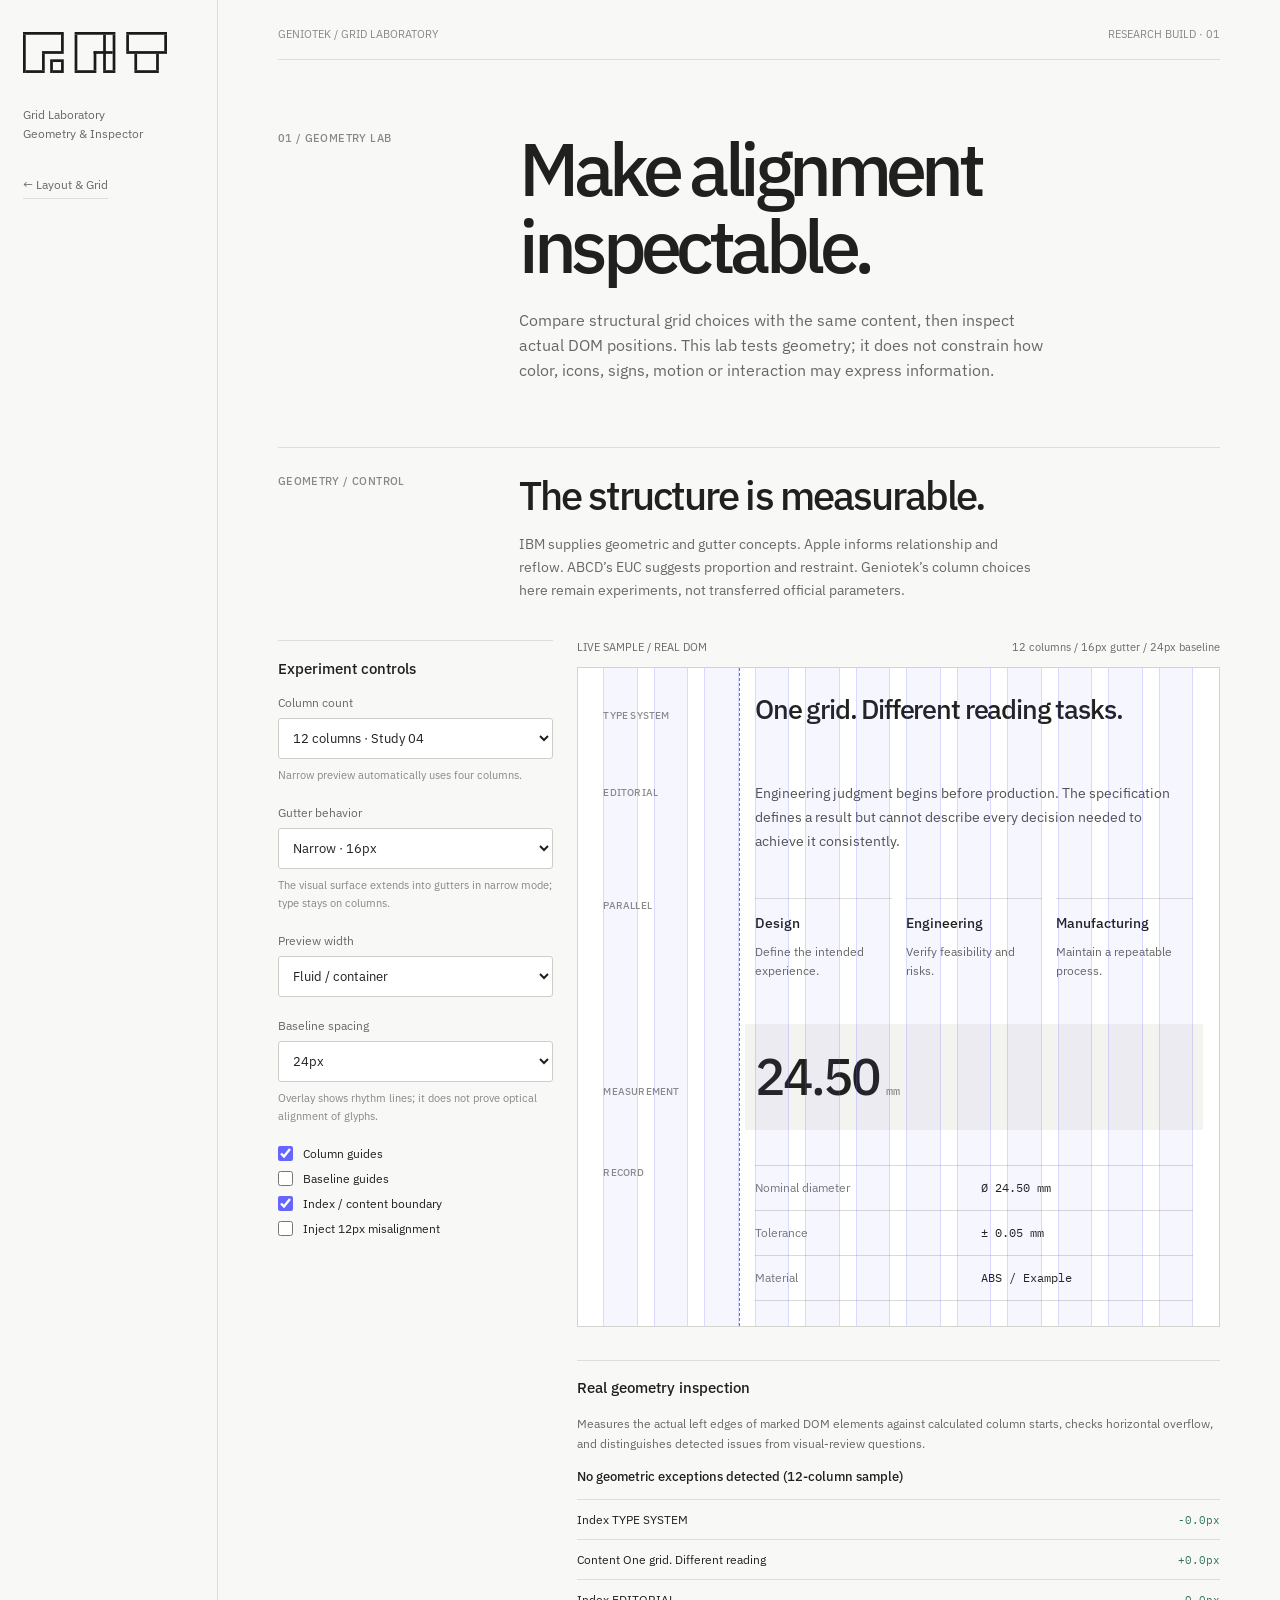
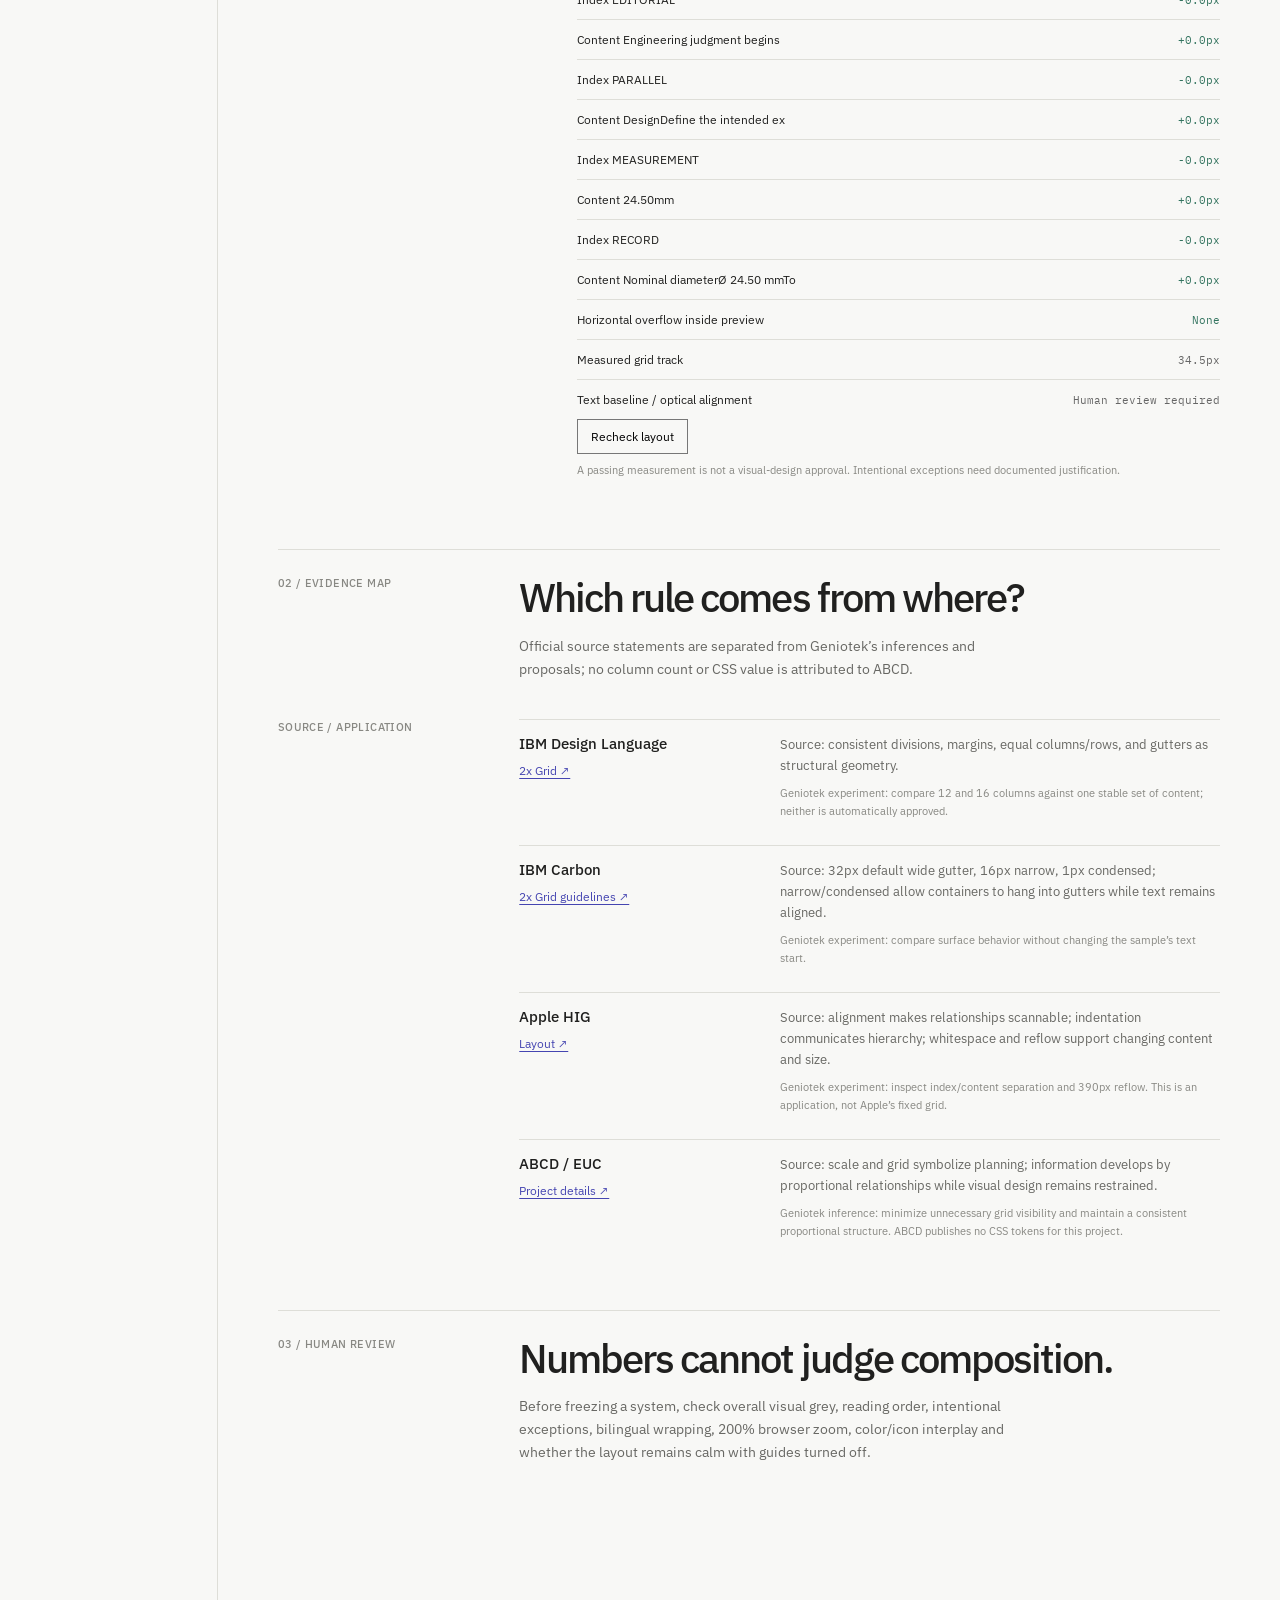
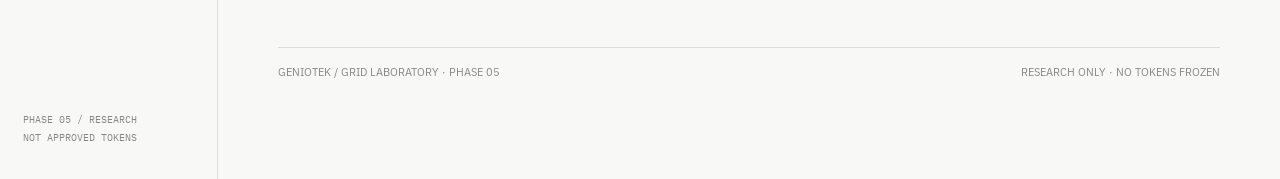
<file: studies/grid-laboratory-phase-05.html>
<!doctype html>
<html lang="en"><head>
<meta charset="utf-8"><meta name="viewport" content="width=device-width,initial-scale=1">
<meta name="theme-color" content="#f8f8f6">
<title>Geniotek — Grid Laboratory / Phase 05</title>
<link rel="preconnect" href="https://fonts.googleapis.com"><link rel="preconnect" href="https://fonts.gstatic.com" crossorigin>
<link href="https://fonts.googleapis.com/css2?family=IBM+Plex+Sans:wght@400;500;600&family=IBM+Plex+Mono:wght@400;500&display=swap" rel="stylesheet">
<style>
:root{--paper:#f8f8f6;--ink:#20201f;--sub:#686864;--dim:#888883;--line:#deded8;--accent:#6666ff;--space:8px}
*{box-sizing:border-box}
body{margin:0;font-family:"IBM Plex Sans",Arial,sans-serif;background:var(--paper);color:var(--ink);-webkit-font-smoothing:antialiased}
button,input,select{font:inherit}a{color:#4545b1;text-underline-offset:3px}
button:focus-visible,input:focus-visible,select:focus-visible,a:focus-visible{outline:2px solid var(--accent);outline-offset:3px}
.shell{display:grid;grid-template-columns:clamp(176px,17vw,248px) minmax(0,1fr);max-width:1850px;margin:auto;min-height:100vh}
.rail{border-right:1px solid var(--line);padding:32px 23px;display:flex;flex-direction:column;gap:20px}
.logo{width:min(144px,100%);height:auto}.rail p,.rail a{font-size:12px;line-height:19px;color:var(--sub)}
.rail a{text-decoration:none;border-bottom:1px solid var(--line);padding-bottom:4px;align-self:flex-start}
.rail small{font:400 10px/18px "IBM Plex Mono",monospace;color:var(--dim);margin-top:auto}
.main{padding:0 clamp(22px,4.7vw,78px) 100px;min-width:0}
.topline{padding:27px 0 18px;border-bottom:1px solid var(--line);display:flex;justify-content:space-between;gap:20px;align-items:center;font-size:11px;color:var(--dim)}
.intro{padding:70px 0 64px;display:grid;grid-template-columns:repeat(12,minmax(0,1fr));gap:24px}
.intro .kicker{grid-column:1/span 3}
.kicker{font:500 11px/16px "IBM Plex Sans",sans-serif;letter-spacing:.035em;color:var(--dim);text-transform:uppercase}
.intro h1{grid-column:4/span 9;font:500 clamp(55px,5.8vw,92px)/1.04 "IBM Plex Sans",sans-serif;letter-spacing:-.075em;margin:0}
.intro p{grid-column:4/span 7;margin:0;font-size:16px;line-height:25px;color:var(--sub);max-width:62ch}
.section{border-top:1px solid var(--line);padding:25px 0 70px}
.section-head{display:grid;grid-template-columns:repeat(12,minmax(0,1fr));gap:24px;margin-bottom:38px}
.section-head>span{grid-column:1/span 3}.section-head>div{grid-column:4/span 9}
.section-head h2{font:500 clamp(28px,3.1vw,44px)/1.12 "IBM Plex Sans",sans-serif;letter-spacing:-.05em;margin:0 0 15px}
.section-head p{max-width:65ch;margin:0;font-size:14px;line-height:23px;color:var(--sub)}
.workbench{display:grid;grid-template-columns:minmax(220px,275px) minmax(0,1fr);gap:24px;align-items:start}
.controls{border-top:1px solid var(--line);padding-top:18px}
.controls h3,.results h3{font-size:15px;font-weight:500;margin:0 0 17px}
.control{margin:0 0 21px}
.control label{display:block;font-size:12px;color:var(--sub);margin-bottom:8px}
.control select,.control input[type=number]{width:100%;padding:10px;border:1px solid #cecec8;background:#fff;border-radius:3px;color:var(--ink);font-size:13px}
.control .toggle{display:flex;align-items:center;gap:10px;font-size:12px;color:var(--ink);cursor:pointer;margin:10px 0}
.control .toggle input{accent-color:var(--accent);width:15px;height:15px;margin:0}
.control-hint{font-size:11px;color:var(--dim);line-height:18px;margin:7px 0 0}
.preview-wrap{min-width:0}
.preview-header{display:flex;justify-content:space-between;gap:16px;align-items:baseline;margin-bottom:13px;color:var(--sub);font-size:11px}
.preview-scroller{overflow-x:auto;max-width:100%;padding:0 0 8px}
.stage{--n:12;--gutter:24px;--rail:3;--content-start:4;--leading:24px;width:100%;min-width:0;max-width:100%;position:relative;isolation:isolate;border:1px solid #d4d4cf;background:#fff;padding:clamp(18px,2vw,30px)}
.stage[data-width="tablet"]{width:760px;max-width:none}
.stage[data-width="mobile"]{width:390px;max-width:none;--n:4;--rail:1;--content-start:2;--gutter:12px}
.stage .cols{display:grid;grid-template-columns:repeat(var(--n),minmax(0,1fr));column-gap:var(--gutter)}
.stage .minor{font:500 10px/16px "IBM Plex Sans",sans-serif;letter-spacing:.02em;color:#8b8b86}
.stage .stage-heading{margin:0 0 56px;align-items:baseline}
.stage .index{grid-column:1/span var(--rail);min-width:0}
.stage .content-field{grid-column:var(--content-start)/-1;min-width:0}
.stage h3{font-size:clamp(22px,2.1vw,32px);line-height:1.19;letter-spacing:-.043em;font-weight:500;margin:0}
.stage .sample-text{margin:0 0 45px;align-items:start}
.stage .sample-text p{margin:0;font-size:14px;line-height:var(--leading);color:#50504c;max-width:53ch}
.stage .sample-text .index{padding-top:4px}
.stage .three{margin:0 0 52px}
.stage .three .content-field{display:grid;grid-template-columns:repeat(3,minmax(0,1fr));gap:14px}
.stage .three article{border-top:1px solid #deded8;padding:13px 0 2px}
.stage .three b{font-size:14px;font-weight:500}
.stage .three p{margin:10px 0 0;color:#666660;font-size:12px;line-height:19px}
.stage .metrics{margin-bottom:45px;align-items:baseline}
.stage .metric{font-size:clamp(29px,4vw,60px);font-variant-numeric:tabular-nums;letter-spacing:-.06em;font-weight:500;line-height:1.2}
.stage .metric em{font:400 12px/1.3 "IBM Plex Mono",monospace;letter-spacing:0;font-style:normal;margin-left:8px;color:#777}
.stage .record{margin:0}
.stage .record .content-field{border-top:1px solid #dadad6}
.stage .record-line{display:grid;grid-template-columns:1fr 1fr;gap:14px;border-bottom:1px solid #dadad6;padding:12px 0;align-items:baseline}
.stage .record-line span{font-size:12px;color:#777}
.stage .record-line b{font:400 12px/20px "IBM Plex Mono",monospace}
.stage .grid-overlay{display:none;position:absolute;inset:0 clamp(18px,2vw,30px);grid-template-columns:repeat(var(--n),minmax(0,1fr));column-gap:var(--gutter);pointer-events:none;z-index:9}
.stage .grid-overlay i{min-width:0;background:rgba(102,102,255,.06);border-inline:1px solid rgba(102,102,255,.20)}
.stage.show-cols .grid-overlay{display:grid}
.stage .baseline-overlay{display:none;position:absolute;inset:0;pointer-events:none;z-index:8;background:repeating-linear-gradient(to bottom,transparent 0,transparent calc(var(--leading) - 1px),rgba(239,127,80,.23) calc(var(--leading) - 1px),rgba(239,127,80,.23) var(--leading))}
.stage.show-baseline .baseline-overlay{display:block}
.stage .boundary-overlay{display:none;position:absolute;left:calc(clamp(18px,2vw,30px) + (100% - 2 * clamp(18px,2vw,30px) - (var(--n) - 1) * var(--gutter)) / var(--n) * var(--rail) + (var(--rail) - 1) * var(--gutter));top:0;bottom:0;width:1px;border-left:1px dashed #6666ff;pointer-events:none;z-index:10}
.stage.show-bounds .boundary-overlay{display:block}
.stage[data-mode="narrow"] .surface{position:relative}
.stage[data-mode="narrow"] .surface:before{content:"";position:absolute;inset:-10px -10px;background:#f3f3f0;z-index:-1}
.stage[data-mode="condensed"] .surface{position:relative}
.stage[data-mode="condensed"] .surface:before{content:"";position:absolute;inset:-1px;background:#f3f3f0;border:1px solid #ddddda;z-index:-1}
.stage[data-mode="wide"] .surface{position:relative}
.stage[data-mode="wide"] .surface:before{content:"";position:absolute;inset:0;background:#f3f3f0;z-index:-1}
.stage .surface{isolation:isolate;padding:12px 0}
.stage.simulate-drift [data-audit="content"][data-test="offset"]{transform:translateX(12px)}
.stage[data-width="mobile"] .stage-heading,.stage[data-width="mobile"] .sample-text,.stage[data-width="mobile"] .three,.stage[data-width="mobile"] .metrics,.stage[data-width="mobile"] .record{row-gap:11px;margin-bottom:37px}
.stage[data-width="mobile"] .three .content-field{grid-template-columns:1fr}
.stage[data-width="mobile"] .three article{padding:11px 0}
.stage[data-width="mobile"] .stage-heading h3{font-size:24px}
.stage[data-width="mobile"] .metric{font-size:32px}
.results{border-top:1px solid var(--line);margin-top:25px;padding-top:17px}
.result-note{font-size:12px;line-height:20px;color:var(--sub);margin:0 0 14px}
.results-table{display:grid;gap:0}
.result{display:grid;grid-template-columns:1fr auto;gap:12px;align-items:baseline;border-top:1px solid var(--line);padding:12px 0;font-size:12px}
.result .value{color:#666;font-family:"IBM Plex Mono",monospace;font-size:11px;text-align:right}
.result.warn .value{color:#b24d34}
.result.pass .value{color:#33745f}
.checker-summary{font-size:13px;font-weight:500;margin:0 0 14px}
.results button{border:1px solid #777;background:transparent;padding:9px 13px;font-size:12px;cursor:pointer}
.sources{display:grid;grid-template-columns:repeat(12,minmax(0,1fr));gap:24px}
.sources .label{grid-column:1/span 3}
.sources .source-list{grid-column:4/span 9;display:grid;gap:25px}
.source-row{display:grid;grid-template-columns:minmax(155px,.7fr) minmax(0,1.3fr);gap:24px;border-top:1px solid var(--line);padding-top:14px}
.source-row h3{font-size:15px;font-weight:500;margin:0 0 6px}
.source-row a{font-size:12px}
.source-row p{margin:0;color:var(--sub);font-size:13px;line-height:21px}
.source-row small{display:block;margin-top:8px;color:var(--dim);font-size:11px;line-height:18px}
.footer{border-top:1px solid var(--line);margin-top:75px;padding-top:17px;display:flex;justify-content:space-between;gap:15px;color:var(--dim);font-size:11px}
@media(max-width:1050px){.workbench{grid-template-columns:1fr}.controls{display:grid;grid-template-columns:repeat(3,minmax(0,1fr));gap:12px 18px}.controls h3{grid-column:1/-1}.stage:not([data-width="mobile"]){min-width:680px}.intro h1{font-size:66px}}
@media(max-width:700px){.shell{display:block}.rail{border-right:0;border-bottom:1px solid var(--line);padding:19px 22px;flex-direction:row;align-items:center}.logo{width:102px}.rail p,.rail a,.rail small{display:none}.main{padding:0 22px 65px}.topline{padding:19px 0}.intro{padding:51px 0 60px;grid-template-columns:repeat(4,minmax(0,1fr));gap:12px}.intro .kicker,.intro h1,.intro p{grid-column:1/-1}.intro h1{font-size:54px}.intro p{font-size:15px;line-height:24px}.section-head,.sources{grid-template-columns:repeat(4,minmax(0,1fr));gap:12px}.section-head>span,.section-head>div,.sources .label,.sources .source-list{grid-column:1/-1}.section-head{row-gap:22px}.workbench{grid-template-columns:1fr}.controls{grid-template-columns:1fr 1fr}.control{margin-bottom:12px}.preview-scroller{margin:0 -2px}.stage:not([data-width="mobile"]){min-width:680px}.source-row{grid-template-columns:1fr;gap:10px}.footer{display:block}.footer span{display:block;margin-bottom:5px}}
@media(max-width:420px){.controls{grid-template-columns:1fr}}
</style></head><body>
<div class="shell">
<aside class="rail"><img class="logo" src="../assets/geniotek-primary-logo.svg" alt="Geniotek" width="300" height="85"><p>Grid Laboratory<br>Geometry & Inspector</p><a href="../index.html#grid">← Layout & Grid</a><small>PHASE 05 / RESEARCH<br>NOT APPROVED TOKENS</small></aside>
<main class="main"><header class="topline"><span>GENIOTEK / GRID LABORATORY</span><span>RESEARCH BUILD · 01</span></header>
<div class="intro"><span class="kicker">01 / GEOMETRY LAB</span><h1>Make alignment<br>inspectable.</h1><p>Compare structural grid choices with the same content, then inspect actual DOM positions. This lab tests geometry; it does not constrain how color, icons, signs, motion or interaction may express information.</p></div>
<section class="section" aria-labelledby="geometry-title">
<div class="section-head"><span class="kicker">GEOMETRY / CONTROL</span><div><h2 id="geometry-title">The structure is measurable.</h2><p>IBM supplies geometric and gutter concepts. Apple informs relationship and reflow. ABCD’s EUC suggests proportion and restraint. Geniotek’s column choices here remain experiments, not transferred official parameters.</p></div></div>
<div class="workbench">
<div class="controls" aria-label="Grid experiment settings">
<h3>Experiment controls</h3>
<div class="control"><label for="columns">Column count</label><select id="columns"><option value="12" selected>12 columns · Study 04</option><option value="16">16 columns · Carbon comparison</option></select><p class="control-hint">Narrow preview automatically uses four columns.</p></div>
<div class="control"><label for="mode">Gutter behavior</label><select id="mode"><option value="wide">Wide · 32px</option><option value="narrow" selected>Narrow · 16px</option><option value="condensed">Condensed · 1px</option></select><p class="control-hint">The visual surface extends into gutters in narrow mode; type stays on columns.</p></div>
<div class="control"><label for="width">Preview width</label><select id="width"><option value="fluid" selected>Fluid / container</option><option value="tablet">760px comparison</option><option value="mobile">390px reflow</option></select></div>
<div class="control"><label for="leading">Baseline spacing</label><select id="leading"><option value="24" selected>24px</option><option value="28">28px</option><option value="32">32px</option></select><p class="control-hint">Overlay shows rhythm lines; it does not prove optical alignment of glyphs.</p></div>
<div class="control"><label class="toggle"><input id="showCols" type="checkbox" checked> Column guides</label><label class="toggle"><input id="showBase" type="checkbox"> Baseline guides</label><label class="toggle"><input id="showBounds" type="checkbox" checked> Index / content boundary</label><label class="toggle"><input id="simulate" type="checkbox"> Inject 12px misalignment</label></div>
</div>
<div class="preview-wrap"><div class="preview-header"><span>LIVE SAMPLE / REAL DOM</span><span id="geometryText" aria-live="polite"></span></div>
<div class="preview-scroller"><div id="stage" class="stage show-cols show-bounds" data-mode="narrow" data-width="fluid">
<div class="cols stage-heading"><span class="minor index" data-audit="index">TYPE SYSTEM</span><h3 class="content-field" data-audit="content">One grid. Different reading tasks.</h3></div>
<div class="cols sample-text"><span class="minor index" data-audit="index">EDITORIAL</span><p class="content-field" data-audit="content" data-test="offset">Engineering judgment begins before production. The specification defines a result but cannot describe every decision needed to achieve it consistently.</p></div>
<div class="cols three"><span class="minor index" data-audit="index">PARALLEL</span><div class="content-field" data-audit="content"><article><b>Design</b><p>Define the intended experience.</p></article><article><b>Engineering</b><p>Verify feasibility and risks.</p></article><article><b>Manufacturing</b><p>Maintain a repeatable process.</p></article></div></div>
<div class="cols metrics"><span class="minor index" data-audit="index">MEASUREMENT</span><div class="content-field surface" data-audit="content"><span class="metric">24.50<em>mm</em></span></div></div>
<div class="cols record"><span class="minor index" data-audit="index">RECORD</span><div class="content-field" data-audit="content"><div class="record-line"><span>Nominal diameter</span><b>Ø 24.50 mm</b></div><div class="record-line"><span>Tolerance</span><b>± 0.05 mm</b></div><div class="record-line"><span>Material</span><b>ABS / Example</b></div></div></div>
<div class="grid-overlay" aria-hidden="true"><i></i><i></i><i></i><i></i><i></i><i></i><i></i><i></i><i></i><i></i><i></i><i></i><i></i><i></i><i></i><i></i></div><div class="baseline-overlay" aria-hidden="true"></div><div class="boundary-overlay" aria-hidden="true"></div>
</div></div>
<section class="results" aria-labelledby="audit-heading"><h3 id="audit-heading">Real geometry inspection</h3><p class="result-note">Measures the actual left edges of marked DOM elements against calculated column starts, checks horizontal overflow, and distinguishes detected issues from visual-review questions.</p><p id="auditSummary" class="checker-summary" aria-live="polite">Calculating…</p><div id="auditResults" class="results-table"></div><button type="button" id="rerun">Recheck layout</button><p class="control-hint">A passing measurement is not a visual-design approval. Intentional exceptions need documented justification.</p></section>
</div></div></section>
<section class="section" aria-labelledby="sources-title"><div class="section-head"><span class="kicker">02 / EVIDENCE MAP</span><div><h2 id="sources-title">Which rule comes from where?</h2><p>Official source statements are separated from Geniotek’s inferences and proposals; no column count or CSS value is attributed to ABCD.</p></div></div>
<div class="sources"><span class="kicker label">SOURCE / APPLICATION</span><div class="source-list">
<div class="source-row"><div><h3>IBM Design Language</h3><a href="https://www.ibm.com/design/language/2x-grid/" target="_blank" rel="noopener">2x Grid ↗</a></div><div><p>Source: consistent divisions, margins, equal columns/rows, and gutters as structural geometry.</p><small>Geniotek experiment: compare 12 and 16 columns against one stable set of content; neither is automatically approved.</small></div></div>
<div class="source-row"><div><h3>IBM Carbon</h3><a href="https://www.carbondesignsystem.com/building-blocks/foundations/2x-grid/guidelines" target="_blank" rel="noopener">2x Grid guidelines ↗</a></div><div><p>Source: 32px default wide gutter, 16px narrow, 1px condensed; narrow/condensed allow containers to hang into gutters while text remains aligned.</p><small>Geniotek experiment: compare surface behavior without changing the sample’s text start.</small></div></div>
<div class="source-row"><div><h3>Apple HIG</h3><a href="https://developer.apple.com/design/human-interface-guidelines/layout" target="_blank" rel="noopener">Layout ↗</a></div><div><p>Source: alignment makes relationships scannable; indentation communicates hierarchy; whitespace and reflow support changing content and size.</p><small>Geniotek experiment: inspect index/content separation and 390px reflow. This is an application, not Apple’s fixed grid.</small></div></div>
<div class="source-row"><div><h3>ABCD / EUC</h3><a href="https://ablackcover.com/EUC" target="_blank" rel="noopener">Project details ↗</a></div><div><p>Source: scale and grid symbolize planning; information develops by proportional relationships while visual design remains restrained.</p><small>Geniotek inference: minimize unnecessary grid visibility and maintain a consistent proportional structure. ABCD publishes no CSS tokens for this project.</small></div></div>
</div></div></section>
<section class="section" aria-labelledby="manual-title"><div class="section-head"><span class="kicker">03 / HUMAN REVIEW</span><div><h2 id="manual-title">Numbers cannot judge composition.</h2><p>Before freezing a system, check overall visual grey, reading order, intentional exceptions, bilingual wrapping, 200% browser zoom, color/icon interplay and whether the layout remains calm with guides turned off.</p></div></div></section>
<footer class="footer"><span>GENIOTEK / GRID LABORATORY · PHASE 05</span><span>RESEARCH ONLY · NO TOKENS FROZEN</span></footer>
</main></div>
<script>
(function(){
"use strict";
const stage=document.getElementById("stage"), columns=document.getElementById("columns"),mode=document.getElementById("mode"),width=document.getElementById("width"),leading=document.getElementById("leading");
const colCheck=document.getElementById("showCols"),baseCheck=document.getElementById("showBase"),boundCheck=document.getElementById("showBounds"),simulate=document.getElementById("simulate");
const summary=document.getElementById("auditSummary"),results=document.getElementById("auditResults"),label=document.getElementById("geometryText");
function config(){
 const n=width.value==="mobile"?4:Number(columns.value),g=width.value==="mobile"?12:mode.value==="wide"?32:mode.value==="narrow"?16:1;
 stage.querySelectorAll(".grid-overlay i").forEach(function(item,i){item.hidden=i>=n;item.style.display=i>=n?"none":""});stage.style.setProperty("--n",String(n));stage.style.setProperty("--rail",String(n/4));stage.style.setProperty("--content-start",String(n/4+1));stage.style.setProperty("--gutter",g+"px");stage.style.setProperty("--leading",leading.value+"px");
 stage.dataset.width=width.value;stage.dataset.mode=mode.value;
 stage.classList.toggle("show-cols",colCheck.checked);stage.classList.toggle("show-baseline",baseCheck.checked);stage.classList.toggle("show-bounds",boundCheck.checked);stage.classList.toggle("simulate-drift",simulate.checked);
 label.textContent=n+" columns / "+g+"px gutter / "+leading.value+"px baseline";
 requestAnimationFrame(audit);
}
function audit(){
 const n=Number(getComputedStyle(stage).getPropertyValue("--n").trim()),g=parseFloat(getComputedStyle(stage).getPropertyValue("--gutter"));
 const pad=parseFloat(getComputedStyle(stage).paddingLeft),box=stage.getBoundingClientRect(),inner=stage.clientWidth-pad*2;
 const track=(inner-(n-1)*g)/n,rail=n/4,contentX=box.left+stage.clientLeft+pad+rail*(track+g),indexX=box.left+stage.clientLeft+pad;
 const tolerance=2.5, rows=[];let failures=0;
 document.querySelectorAll("#stage [data-audit]").forEach(function(el){
   const actual=el.getBoundingClientRect().left, expected=el.dataset.audit==="index"?indexX:contentX,delta=actual-expected;
   const pass=Math.abs(delta)<=tolerance;
   if(!pass)failures++;
   rows.push({name:(el.dataset.audit==="index"?"Index ":"Content ")+el.textContent.trim().slice(0,28),value:(delta>=0?"+":"")+delta.toFixed(1)+"px",pass:pass});
 });
 const over=stage.scrollWidth>stage.clientWidth+2; if(over)failures++;
 rows.push({name:"Horizontal overflow inside preview",value:over?"Detected":"None",pass:!over});
 rows.push({name:"Measured grid track",value:track.toFixed(1)+"px",pass:null});
 rows.push({name:"Text baseline / optical alignment",value:"Human review required",pass:null});
 summary.textContent=failures?failures+" geometric issue(s) detected":"No geometric exceptions detected ("+n+"-column sample)";
 results.replaceChildren();
 rows.forEach(function(row){const item=document.createElement("div");item.className="result "+(row.pass===null?"":row.pass?"pass":"warn");const a=document.createElement("span"),b=document.createElement("span");a.textContent=row.name;b.className="value";b.textContent=row.value;item.append(a,b);results.append(item)});
}
[columns,mode,width,leading,colCheck,baseCheck,boundCheck,simulate].forEach(el=>el.addEventListener("change",config));
document.getElementById("rerun").addEventListener("click",audit);
window.addEventListener("resize",audit);
if(document.fonts&&document.fonts.ready)document.fonts.ready.then(audit);
config();
})();
</script>
</body></html>
</file>
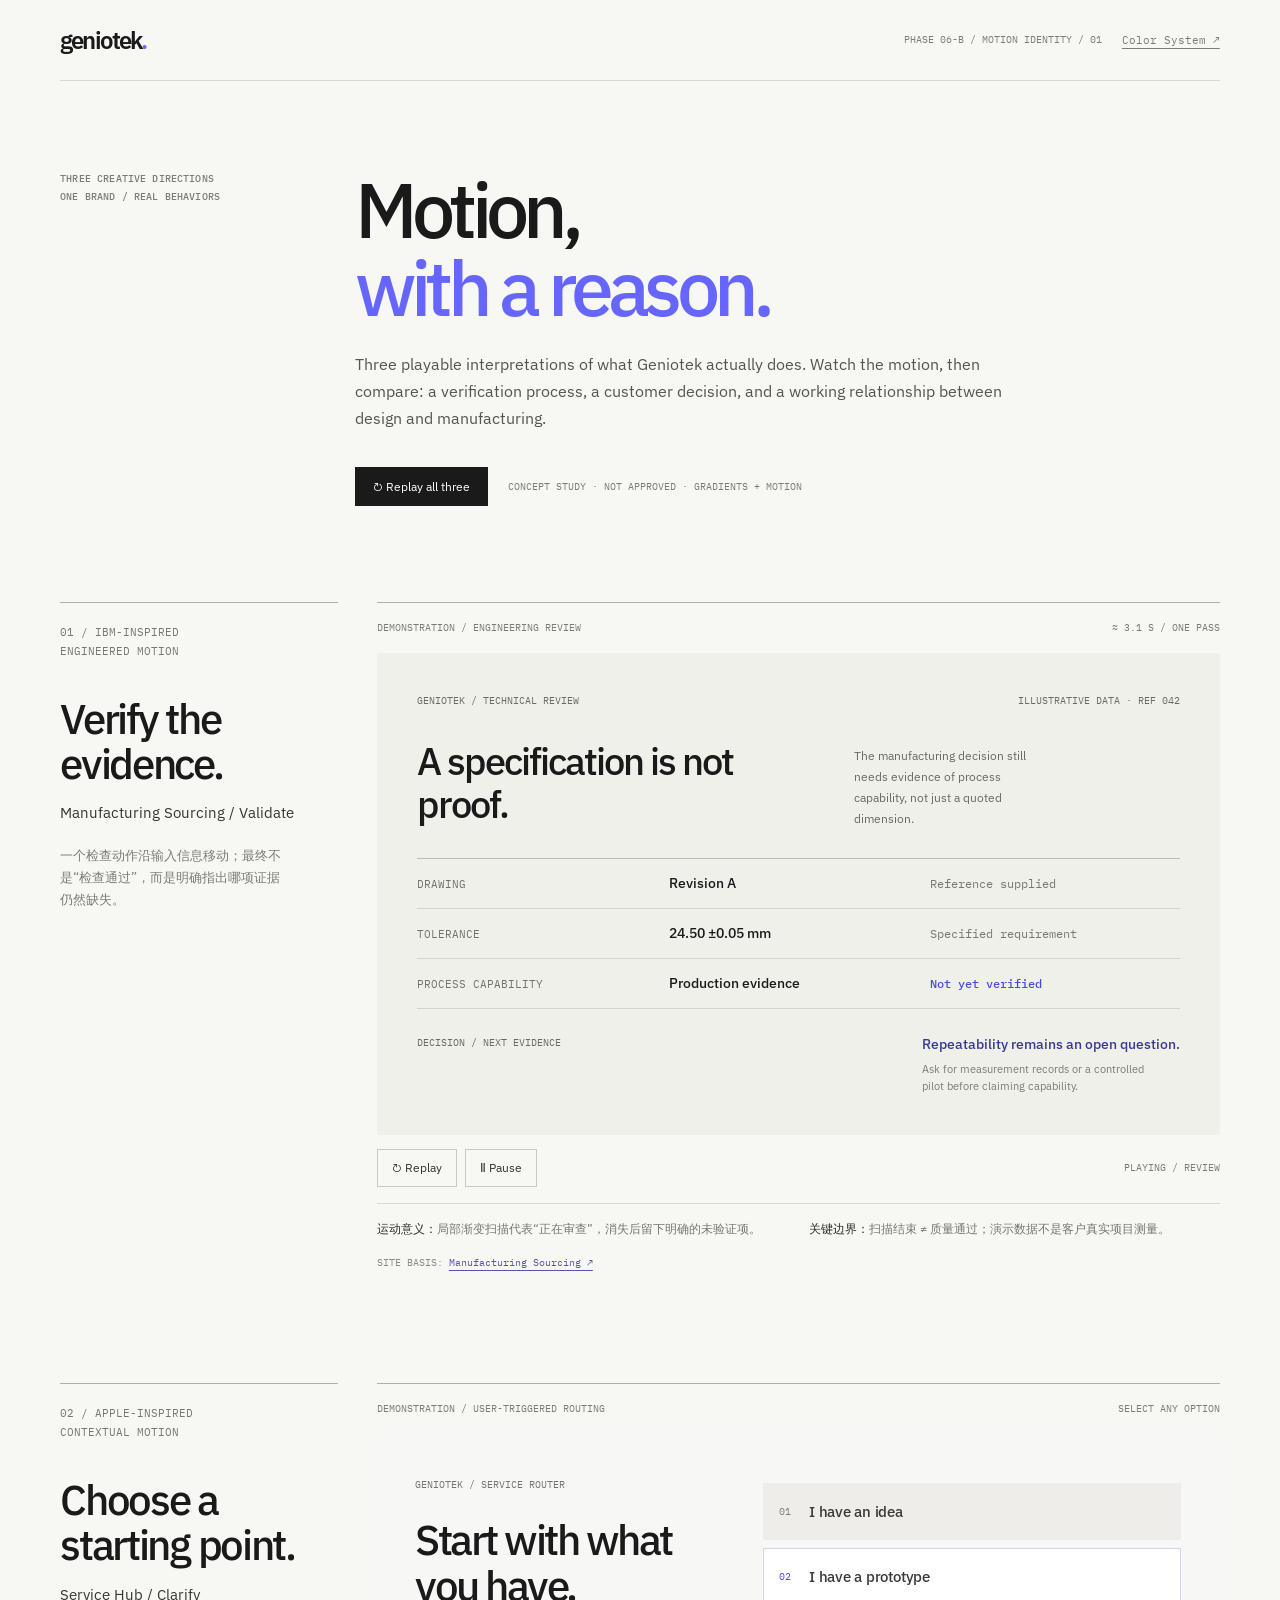
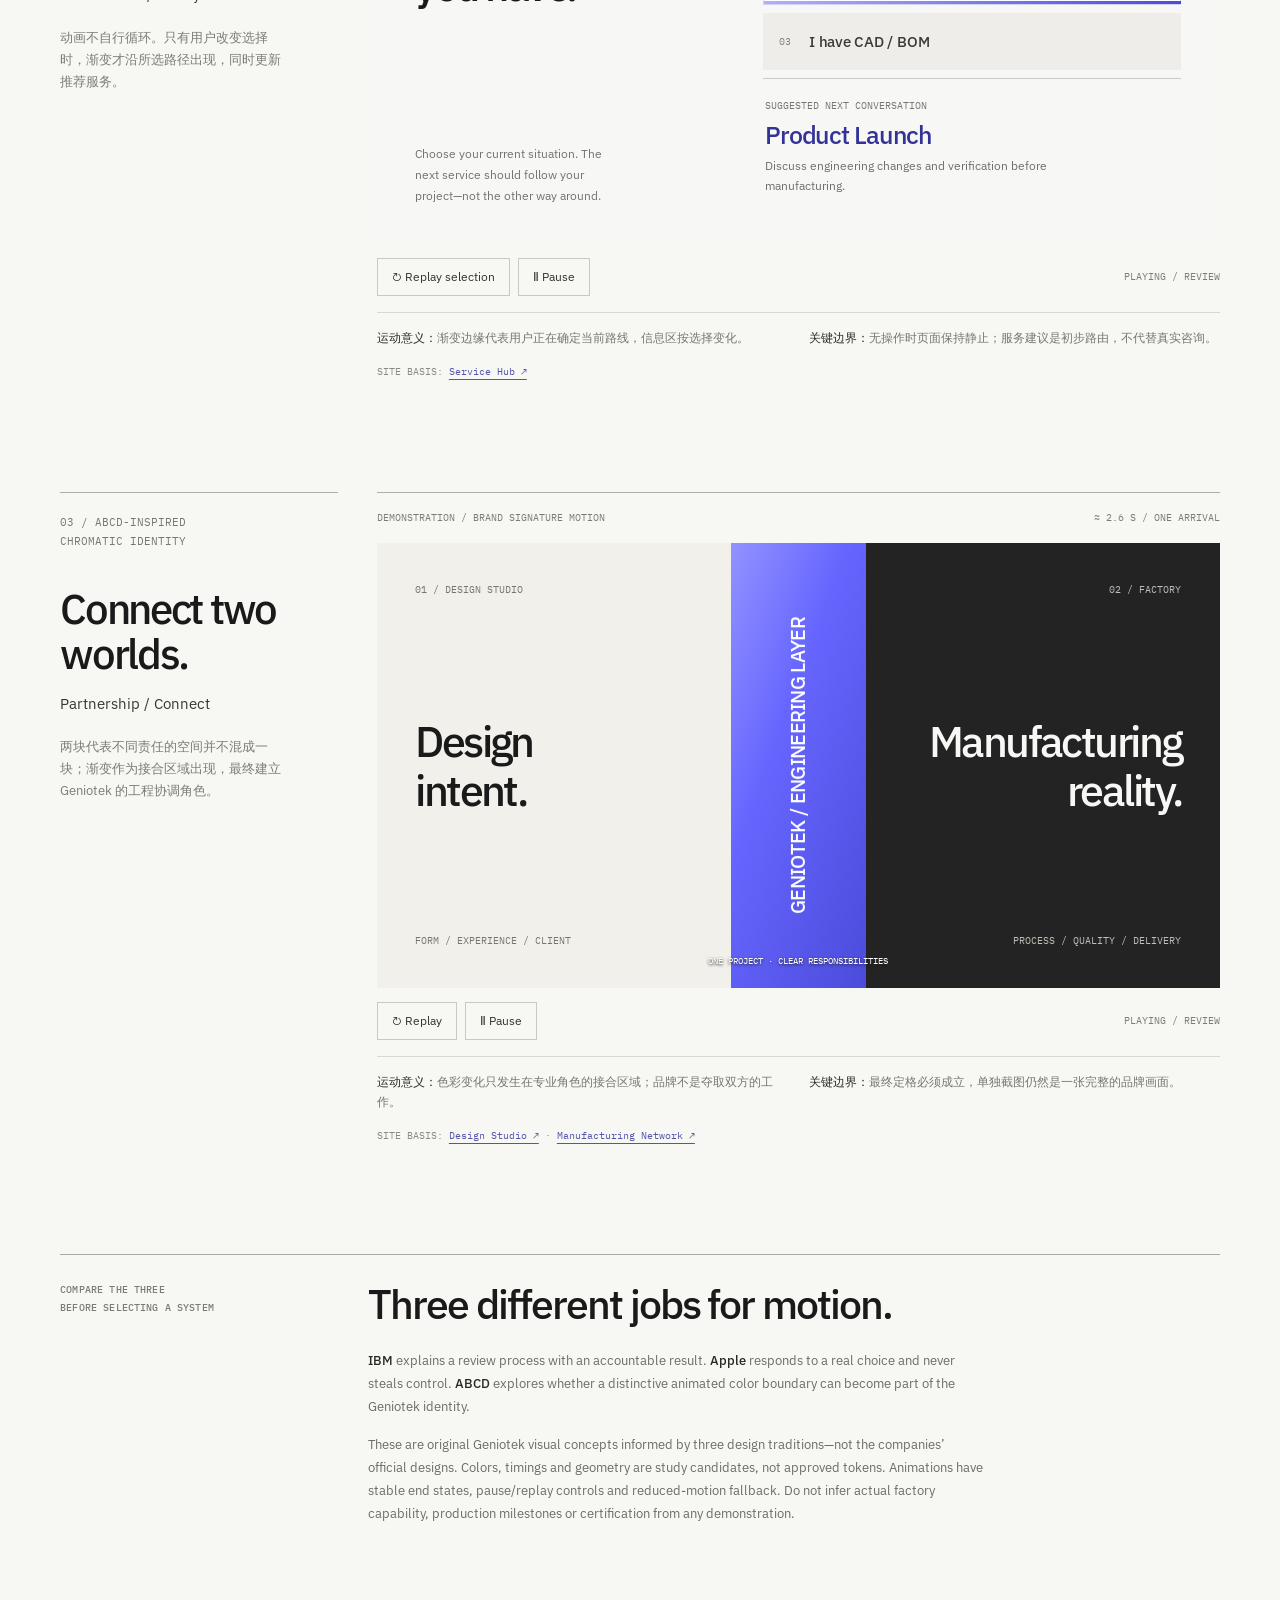
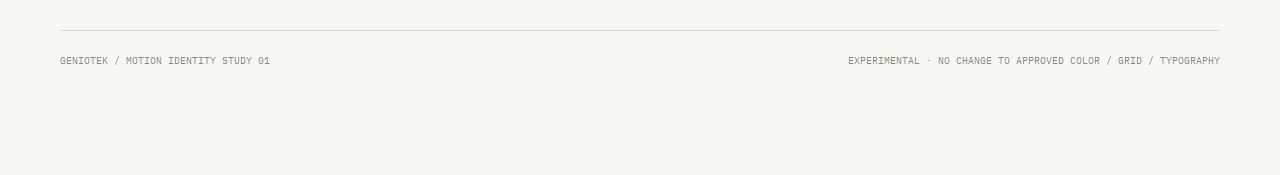
<file: studies/motion-directors-demo-01.html>
<!doctype html>
<html lang="en">
<head>
<meta charset="utf-8">
<meta name="viewport" content="width=device-width,initial-scale=1">
<meta name="theme-color" content="#F7F7F4">
<meta name="description" content="Geniotek Motion Identity Study 01 — playable IBM, Apple and ABCD-inspired gradient/motion concept demonstrations.">
<title>Geniotek — Three Motion Directions / Live Demos</title>
<link rel="preconnect" href="https://fonts.googleapis.com">
<link rel="preconnect" href="https://fonts.gstatic.com" crossorigin>
<link href="https://fonts.googleapis.com/css2?family=IBM+Plex+Sans:wght@400;500;600&family=IBM+Plex+Mono:wght@400;500&display=swap" rel="stylesheet">
<style>
:root{--paper:#F7F7F4;--ink:#1A1A1A;--body:#55554F;--muted:#7C7C76;--rule:#D8D8D2;--brand:#6666FF;--deep:#4B4BDB;--cream:#F1F0EA;--font:"IBM Plex Sans",Arial,sans-serif;--mono:"IBM Plex Mono",monospace}
*{box-sizing:border-box}
html{scroll-behavior:smooth}
body{margin:0;background:var(--paper);font-family:var(--font);color:var(--ink);-webkit-font-smoothing:antialiased}
button{font:inherit;cursor:pointer}
button:focus-visible,a:focus-visible{outline:3px solid var(--deep);outline-offset:4px}
a{color:inherit;text-decoration-thickness:1px;text-underline-offset:4px}
.site{width:min(100%,1540px);margin:0 auto;padding:0 clamp(21px,4.7vw,83px) 85px}
.header{display:flex;align-items:center;justify-content:space-between;gap:25px;padding:28px 0;border-bottom:1px solid var(--rule)}
.logo{font-size:24px;font-weight:600;letter-spacing:-.078em;line-height:1}
.logo em{color:var(--brand);font-style:normal}
.header-right{display:flex;gap:20px;align-items:center;font:400 10px/18px var(--mono);color:var(--muted)}
.header-right a{font-size:11px}
.hero{display:grid;grid-template-columns:23% minmax(0,1fr);gap:28px;padding:89px 0 96px}
.kicker{font:500 10px/18px var(--mono);letter-spacing:.015em;color:var(--muted)}
.hero h1{margin:0 0 24px;font-size:clamp(53px,6vw,98px);font-weight:500;letter-spacing:-.075em;line-height:1.02}
.hero h1 em{font-style:normal;color:var(--brand)}
.hero p{font-size:16px;line-height:27px;color:var(--body);max-width:670px;margin:0}
.hero-bottom{display:flex;align-items:center;gap:20px;flex-wrap:wrap;margin-top:35px}
.hero-bottom button{background:var(--ink);color:#fff;border:1px solid var(--ink);padding:11px 17px;font-size:12px}
.hero-bottom small{font:400 10px/17px var(--mono);color:var(--muted)}
.demos{display:flex;flex-direction:column;gap:102px}
.demo{display:grid;grid-template-columns:minmax(195px,24%) minmax(0,1fr);gap:clamp(20px,3vw,45px)}
.demo-info{border-top:1px solid #AFAFA8;padding-top:20px}
.demo-info .index{font:400 11px/19px var(--mono);color:#777770;margin:0 0 35px}
.demo-info h2{font:500 clamp(33px,3.25vw,51px)/1.08 var(--font);letter-spacing:-.055em;margin:0 0 16px}
.demo-info .subtitle{font-size:15px;line-height:23px;color:#373733;margin:0 0 21px}
.demo-info .why{font-size:13px;line-height:22px;color:var(--muted);margin:0;max-width:28ch}
.demo-main{min-width:0}
.demo-topline{padding:16px 0;display:flex;justify-content:space-between;gap:14px;border-top:1px solid #AFAFA8;color:var(--muted);font:400 10px/18px var(--mono)}
.stage{position:relative;min-height:410px;isolation:isolate;overflow:hidden}
.stage-label{font:400 10px/16px var(--mono)}
.controls{display:flex;flex-wrap:wrap;gap:8px;align-items:center;padding:14px 0 16px;border-bottom:1px solid var(--rule)}
.controls button{border:1px solid #C9C9C2;background:transparent;color:#32322F;padding:9px 14px;font-size:12px;line-height:18px}
.controls button:hover{border-color:#777772;background:#F0F0EB}
.controls .pause[aria-pressed="true"]{border-color:var(--deep);color:var(--deep)}
.controls .state-readout{font:400 10px/18px var(--mono);color:var(--muted);margin-left:auto}
.explain{padding-top:15px;display:grid;grid-template-columns:1fr 1fr;gap:22px}
.explain p{margin:0;font-size:12px;line-height:20px;color:#777771}
.explain strong{color:#2C2C29;font-weight:500}
.source{font:400 10px/17px var(--mono);color:#8B8B85;margin-top:15px}
.source a{color:#5555AE}

/* IBM / industrial review, engineered scan */
.ibm-stage{background:#F0F0EB;display:grid;grid-template-columns:1fr;align-items:stretch;padding:clamp(24px,3.1vw,44px)}
.ibm-stage .ibm-overline{display:flex;justify-content:space-between;gap:13px;font:400 10px/17px var(--mono);color:#6B6B65;position:relative;z-index:2}
.ibm-stage .ibm-heading{display:grid;grid-template-columns:1.25fr 1fr;gap:30px;position:relative;z-index:2;margin-top:31px}
.ibm-stage .ibm-heading h3{font:500 clamp(26px,3vw,43px)/1.12 var(--font);letter-spacing:-.052em;margin:0;max-width:15ch}
.ibm-stage .ibm-heading p{font-size:12px;line-height:21px;color:#696963;margin:5px 0 0;max-width:26ch}
.ibm-sheet{position:relative;z-index:1;margin-top:29px;border-top:1px solid #BDBDB6}
.ibm-row{display:grid;grid-template-columns:31% 32% minmax(0,1fr);gap:16px;border-bottom:1px solid #D4D4CD;padding:15px 0;align-items:center;position:relative;z-index:2}
.ibm-row span{font:400 11px/18px var(--mono);color:#72726D}
.ibm-row strong{font-weight:500;font-size:14px;line-height:19px}
.ibm-row .result{font-size:12px;color:#797971}
.ibm-row .result.emphasis{color:#4B4BDB;font-weight:500}
.ibm-sweep{position:absolute;z-index:1;pointer-events:none;top:0;bottom:0;left:0;width:9%;opacity:0;background:linear-gradient(90deg,transparent 0%,rgba(169,169,255,.13) 47%,rgba(102,102,255,.35) 100%);border-right:2px solid #5858D1}
.ibm-outcome{display:flex;align-items:flex-start;justify-content:space-between;gap:18px;margin-top:25px;position:relative;z-index:2}
.ibm-outcome>div:first-child{font:400 10px/17px var(--mono);color:#6A6A64}
.ibm-outcome strong{font:500 14px/20px var(--font);color:#393994;display:block}
.ibm-outcome p{font:400 11px/17px var(--font);color:#7B7B73;margin:7px 0 0;max-width:32ch}
.ibm-stage.playing .ibm-sweep{animation:ibmSweep 3.1s cubic-bezier(.4,0,.16,1) both}
.ibm-stage.playing .ibm-outcome{animation:ibmReveal 3.1s ease both}
@keyframes ibmSweep{0%,10%{left:0;opacity:0}21%{opacity:1}75%{left:91%;opacity:1}93%,100%{left:91%;opacity:0}}
@keyframes ibmReveal{0%,68%{opacity:.25;transform:translateY(5px)}85%,100%{opacity:1;transform:translateY(0)}}

/* Apple / user-controlled service route, minimal gradient as selected edge */
.apple-stage{background:#F7F7F5;padding:clamp(23px,3vw,44px);display:grid;grid-template-columns:minmax(190px,.85fr) minmax(0,1.15fr);gap:clamp(19px,3vw,45px);align-items:stretch}
.apple-left{display:flex;flex-direction:column;justify-content:space-between;gap:45px}
.apple-left h3{font:500 clamp(27px,3.25vw,47px)/1.09 var(--font);letter-spacing:-.06em;margin:24px 0 0;max-width:12ch}
.apple-left p{font-size:12px;line-height:21px;color:#73736D;margin:0;max-width:29ch}
.apple-right{min-width:0;display:flex;flex-direction:column;justify-content:center;gap:8px}
.apple-option{background:#EEEDEA;border:1px solid transparent;text-align:left;display:flex;align-items:center;gap:18px;position:relative;padding:13px 15px;min-height:57px;transition:background .23s ease,border-color .23s ease}
.apple-option .n{font:400 10px/17px var(--mono);color:#808078}
.apple-option .t{font-size:15px;font-weight:500;color:#3A3A36;letter-spacing:-.015em}
.apple-option[aria-pressed="true"]{background:#FFF;border-color:#D3D3EE}
.apple-option[aria-pressed="true"] .n{color:#4B4BDB}
.apple-option::after{content:"";height:3px;background:linear-gradient(90deg,#AFAFFF,#4B4BDB);position:absolute;left:0;bottom:0;right:0;transform:scaleX(0);transform-origin:left;opacity:0}
.apple-option[aria-pressed="true"]::after{transform:scaleX(1);opacity:1}
.apple-stage.playing .apple-option[aria-pressed="true"]::after{animation:appleEdge .55s cubic-bezier(.22,1,.36,1) both}
@keyframes appleEdge{from{transform:scaleX(0)}to{transform:scaleX(1)}}
.apple-route{border-top:1px solid #CBCBC5;padding:19px 2px 0;min-height:112px;position:relative}
.apple-route .route-label{font:400 10px/16px var(--mono);color:#777771;margin-bottom:7px}
.apple-route .route-heading{font:500 25px/1.12 var(--font);letter-spacing:-.045em;margin:0 0 7px;color:#333397}
.apple-route .route-desc{font-size:12px;line-height:20px;color:#6F6F69;margin:0;max-width:42ch}
.apple-stage.playing .apple-route{animation:appleContent .5s cubic-bezier(.2,.8,.2,1) both}
@keyframes appleContent{from{opacity:.15;transform:translateY(12px)}to{opacity:1;transform:translateY(0)}}

/* ABCD / independent visual identity proposal with controlled chromatic seam */
.abcd-stage{background:#1A1A1A;min-height:445px;color:white}
.abcd-left{position:absolute;inset:0 auto 0 0;width:50%;background:#F1F0EA;color:#1A1A1A;display:flex;flex-direction:column;justify-content:space-between;padding:clamp(23px,3vw,44px)}
.abcd-right{position:absolute;inset:0 0 0 auto;width:50%;background:#232323;color:#F7F7F5;display:flex;flex-direction:column;justify-content:space-between;padding:clamp(23px,3vw,44px);align-items:flex-end;text-align:right}
.abcd-top{font:400 10px/18px var(--mono);color:#777770}
.abcd-right .abcd-top{color:#BDBDB6}
.abcd-title{font:500 clamp(29px,3.35vw,49px)/1.12 var(--font);letter-spacing:-.06em;max-width:11ch;margin:0}
.abcd-bottom{font:400 10px/18px var(--mono);color:#777770}
.abcd-right .abcd-bottom{color:#BDBDB6}
.abcd-bridge{position:absolute;inset:0 auto 0 42%;width:16%;background:linear-gradient(110deg,#9292FF 0%,#6666FF 39%,#4B4BDB 100%);color:#FFF;z-index:3;transform-origin:50% center;transform:scaleX(1);display:flex;align-items:center;justify-content:center;overflow:hidden}
.abcd-bridge span{font:500 clamp(14px,1.6vw,23px)/1.17 var(--font);letter-spacing:-.033em;writing-mode:vertical-rl;transform:rotate(180deg);max-height:88%;white-space:nowrap}
.abcd-stage.playing .abcd-bridge{animation:abcdForm 2.6s cubic-bezier(.58,0,.17,1) both}
.abcd-stage.playing .abcd-bridge span{animation:abcdLabel 2.6s ease both}
@keyframes abcdForm{0%,11%{transform:scaleX(0)}53%{transform:scaleX(.09)}80%,100%{transform:scaleX(1)}}
@keyframes abcdLabel{0%,70%{opacity:0}90%,100%{opacity:1}}
.abcd-stage .abcd-bridge-line{position:absolute;z-index:4;top:0;bottom:0;left:50%;width:1px;background:rgba(255,255,255,.12);pointer-events:none}
.abcd-stage.playing .abcd-bridge-line{animation:abcdLine 2.6s both}
@keyframes abcdLine{0%,55%{opacity:1}85%,100%{opacity:0}}
.abcd-stage .abcd-under{position:absolute;left:50%;transform:translateX(-50%);bottom:20px;z-index:5;font:400 9px/15px var(--mono);color:#FFF;text-shadow:0 1px 3px #222;white-space:nowrap;pointer-events:none}
.abcd-stage.playing .abcd-under{animation:abcdLabel 2.6s both}

/* shared motion controls */
.stage.is-paused,.stage.is-paused *,.stage.is-paused *::before,.stage.is-paused *::after{animation-play-state:paused!important}
.method{margin-top:100px;border-top:1px solid #AAA9A3;padding-top:26px;display:grid;grid-template-columns:24% minmax(0,1fr);gap:30px}
.method h2{font:500 clamp(26px,3.2vw,42px)/1.12 var(--font);letter-spacing:-.05em;margin:0 0 22px}
.method p{font-size:13px;line-height:23px;color:#6C6C66;margin:0 0 15px;max-width:77ch}
.method strong{color:#282825;font-weight:500}
.footer{border-top:1px solid var(--rule);padding:21px 0;margin-top:90px;display:flex;justify-content:space-between;gap:14px;color:#888882;font:400 10px/17px var(--mono)}
@media(max-width:1120px){
.demo{grid-template-columns:minmax(180px,27%) minmax(0,1fr);gap:25px}
.ibm-stage .ibm-heading{grid-template-columns:1fr 1fr}
.apple-stage{grid-template-columns:1fr 1fr}
.abcd-title{font-size:clamp(25px,3vw,37px)}
}
@media(max-width:780px){
.site{padding:0 21px 60px}
.header{padding:22px 0}
.header-right span{display:none}
.hero{grid-template-columns:1fr;gap:20px;padding:62px 0}
.hero h1{font-size:clamp(49px,11vw,76px)}
.hero p{font-size:15px;line-height:25px}
.demos{gap:78px}
.demo{grid-template-columns:1fr;gap:17px}
.demo-info .index{margin-bottom:15px}
.demo-info h2{font-size:38px}
.demo-info .why{max-width:65ch}
.stage{min-height:390px}
.controls .state-readout{width:100%;margin-left:0;margin-top:4px}
.explain{gap:13px}
.method{grid-template-columns:1fr;gap:18px;margin-top:82px}
.footer{display:block}.footer span{display:block;margin:0 0 6px}
}
@media(max-width:550px){
.demo-topline{display:block}.demo-topline span{display:block;margin-bottom:3px}
.stage{min-height:0}
.ibm-stage{padding:22px 17px;min-height:410px}
.ibm-stage .ibm-overline{font-size:9px}
.ibm-stage .ibm-heading{display:block;margin-top:27px}
.ibm-stage .ibm-heading h3{font-size:30px}
.ibm-stage .ibm-heading p{margin-top:10px;max-width:40ch}
.ibm-sheet{margin-top:25px}
.ibm-row{grid-template-columns:1fr 1fr;gap:4px 11px;padding:12px 0}
.ibm-row .result{grid-column:2;font-size:11px}
.ibm-row strong{font-size:12px}
.ibm-outcome{display:block}
.ibm-outcome>div:last-child{margin-top:10px}
.apple-stage{grid-template-columns:1fr;gap:23px;padding:24px 18px;min-height:0}
.apple-left{gap:16px}
.apple-left h3{font-size:36px;margin:13px 0 0}
.apple-left p{font-size:12px}
.apple-option{min-height:52px}
.apple-route{min-height:107px}
.abcd-stage{min-height:360px}
.abcd-left,.abcd-right{padding:23px 16px}
.abcd-title{font-size:clamp(22px,6.5vw,34px);letter-spacing:-.055em}
.abcd-top,.abcd-bottom{font-size:8px}
.abcd-bridge span{font-size:14px}
.abcd-stage .abcd-under{display:none}
.explain{grid-template-columns:1fr}
}
@media(prefers-reduced-motion:reduce){
html{scroll-behavior:auto}
.stage.playing *, .stage.playing *::before,.stage.playing *::after,.stage.playing{animation:none!important;transition:none!important}
.ibm-sweep{display:none}
}
</style>
</head>
<body>
<main class="site">
<header class="header">
<div class="logo">geniotek<em>.</em></div>
<div class="header-right"><span>PHASE 06-B / MOTION IDENTITY / 01</span><a href="../index.html#color">Color System ↗</a></div>
</header>
<div class="hero">
<div class="kicker">THREE CREATIVE DIRECTIONS<br>ONE BRAND / REAL BEHAVIORS</div>
<div>
<h1>Motion,<br><em>with a reason.</em></h1>
<p>Three playable interpretations of what Geniotek actually does. Watch the motion, then compare: a verification process, a customer decision, and a working relationship between design and manufacturing.</p>
<div class="hero-bottom"><button id="replayAll" type="button">↻ Replay all three</button><small>CONCEPT STUDY · NOT APPROVED · GRADIENTS + MOTION</small></div>
</div>
</div>
<div class="demos">

<section class="demo" id="demo-ibm" aria-labelledby="ibm-name">
<div class="demo-info">
<p class="index">01 / IBM-INSPIRED<br>ENGINEERED MOTION</p>
<h2 id="ibm-name">Verify the evidence.</h2>
<p class="subtitle">Manufacturing Sourcing / Validate</p>
<p class="why">一个检查动作沿输入信息移动；最终不是“检查通过”，而是明确指出哪项证据仍然缺失。</p>
</div>
<div class="demo-main">
<div class="demo-topline"><span>DEMONSTRATION / ENGINEERING REVIEW</span><span>≈ 3.1 S / ONE PASS</span></div>
<div class="stage ibm-stage" data-demo="ibm" aria-label="IBM-inspired animated engineering review, with a scanning gradient revealing an unverified capability item">
<div class="ibm-overline"><span>GENIOTEK / TECHNICAL REVIEW</span><span>ILLUSTRATIVE DATA · REF 042</span></div>
<div class="ibm-heading"><h3>A specification is not proof.</h3><p>The manufacturing decision still needs evidence of process capability, not just a quoted dimension.</p></div>
<div class="ibm-sheet">
<div class="ibm-sweep" aria-hidden="true"></div>
<div class="ibm-row"><span>DRAWING</span><strong>Revision A</strong><span class="result">Reference supplied</span></div>
<div class="ibm-row"><span>TOLERANCE</span><strong>24.50 ±0.05 mm</strong><span class="result">Specified requirement</span></div>
<div class="ibm-row"><span>PROCESS CAPABILITY</span><strong>Production evidence</strong><span class="result emphasis">Not yet verified</span></div>
</div>
<div class="ibm-outcome">
<div>DECISION / NEXT EVIDENCE</div>
<div><strong>Repeatability remains an open question.</strong><p>Ask for measurement records or a controlled pilot before claiming capability.</p></div>
</div>
</div>
<div class="controls" data-controls="ibm"><button class="replay" type="button">↻ Replay</button><button class="pause" type="button" aria-pressed="false">Ⅱ Pause</button><span class="state-readout" role="status" aria-live="polite">READY</span></div>
<div class="explain"><p><strong>运动意义：</strong>局部渐变扫描代表“正在审查”，消失后留下明确的未验证项。</p><p><strong>关键边界：</strong>扫描结束 ≠ 质量通过；演示数据不是客户真实项目测量。</p></div>
<p class="source">SITE BASIS: <a href="https://www.geniotekdev.com/service/manufacturing-sourcing" target="_blank" rel="noopener">Manufacturing Sourcing ↗</a></p>
</div>
</section>

<section class="demo" id="demo-apple" aria-labelledby="apple-name">
<div class="demo-info">
<p class="index">02 / APPLE-INSPIRED<br>CONTEXTUAL MOTION</p>
<h2 id="apple-name">Choose a starting point.</h2>
<p class="subtitle">Service Hub / Clarify</p>
<p class="why">动画不自行循环。只有用户改变选择时，渐变才沿所选路径出现，同时更新推荐服务。</p>
</div>
<div class="demo-main">
<div class="demo-topline"><span>DEMONSTRATION / USER-TRIGGERED ROUTING</span><span>SELECT ANY OPTION</span></div>
<div class="stage apple-stage" data-demo="apple" aria-label="Apple-inspired user-triggered service router with a gradient selection edge">
<div class="apple-left"><div><span class="stage-label" style="color:#74746E">GENIOTEK / SERVICE ROUTER</span><h3>Start with what you have.</h3></div><p>Choose your current situation. The next service should follow your project—not the other way around.</p></div>
<div class="apple-right">
<button class="apple-option" data-path="idea" type="button" aria-pressed="false"><span class="n">01</span><span class="t">I have an idea</span></button>
<button class="apple-option" data-path="prototype" type="button" aria-pressed="true"><span class="n">02</span><span class="t">I have a prototype</span></button>
<button class="apple-option" data-path="cad" type="button" aria-pressed="false"><span class="n">03</span><span class="t">I have CAD / BOM</span></button>
<div class="apple-route"><div class="route-label">SUGGESTED NEXT CONVERSATION</div><h3 class="route-heading" id="routeHeading">Product Launch</h3><p class="route-desc" id="routeDesc">Discuss engineering changes and verification before manufacturing.</p></div>
</div></div>
<div class="controls" data-controls="apple"><button class="replay" type="button">↻ Replay selection</button><button class="pause" type="button" aria-pressed="false">Ⅱ Pause</button><span class="state-readout" role="status" aria-live="polite">READY · SELECT AN OPTION</span></div>
<div class="explain"><p><strong>运动意义：</strong>渐变边缘代表用户正在确定当前路线，信息区按选择变化。</p><p><strong>关键边界：</strong>无操作时页面保持静止；服务建议是初步路由，不代替真实咨询。</p></div>
<p class="source">SITE BASIS: <a href="https://www.geniotekdev.com/service-hub" target="_blank" rel="noopener">Service Hub ↗</a></p>
</div>
</section>

<section class="demo" id="demo-abcd" aria-labelledby="abcd-name">
<div class="demo-info">
<p class="index">03 / ABCD-INSPIRED<br>CHROMATIC IDENTITY</p>
<h2 id="abcd-name">Connect two worlds.</h2>
<p class="subtitle">Partnership / Connect</p>
<p class="why">两块代表不同责任的空间并不混成一块；渐变作为接合区域出现，最终建立 Geniotek 的工程协调角色。</p>
</div>
<div class="demo-main">
<div class="demo-topline"><span>DEMONSTRATION / BRAND SIGNATURE MOTION</span><span>≈ 2.6 S / ONE ARRIVAL</span></div>
<div class="stage abcd-stage" data-demo="abcd" aria-label="ABCD-inspired moving chromatic seam joining distinct design and manufacturing responsibilities">
<div class="abcd-left"><div class="abcd-top">01 / DESIGN STUDIO</div><h3 class="abcd-title">Design<br>intent.</h3><div class="abcd-bottom">FORM / EXPERIENCE / CLIENT</div></div>
<div class="abcd-right"><div class="abcd-top">02 / FACTORY</div><h3 class="abcd-title">Manufacturing<br>reality.</h3><div class="abcd-bottom">PROCESS / QUALITY / DELIVERY</div></div>
<div class="abcd-bridge"><span>GENIOTEK / ENGINEERING LAYER</span></div>
<div class="abcd-bridge-line" aria-hidden="true"></div>
<div class="abcd-under">ONE PROJECT · CLEAR RESPONSIBILITIES</div>
</div>
<div class="controls" data-controls="abcd"><button class="replay" type="button">↻ Replay</button><button class="pause" type="button" aria-pressed="false">Ⅱ Pause</button><span class="state-readout" role="status" aria-live="polite">READY</span></div>
<div class="explain"><p><strong>运动意义：</strong>色彩变化只发生在专业角色的接合区域；品牌不是夺取双方的工作。</p><p><strong>关键边界：</strong>最终定格必须成立，单独截图仍然是一张完整的品牌画面。</p></div>
<p class="source">SITE BASIS: <a href="https://www.geniotekdev.com/partnership/design-studio" target="_blank" rel="noopener">Design Studio ↗</a> · <a href="https://www.geniotekdev.com/partnership/preferred-manufacturing-network" target="_blank" rel="noopener">Manufacturing Network ↗</a></p>
</div>
</section>
</div>

<section class="method">
<div class="kicker">COMPARE THE THREE<br>BEFORE SELECTING A SYSTEM</div>
<div><h2>Three different jobs for motion.</h2>
<p><strong>IBM</strong> explains a review process with an accountable result. <strong>Apple</strong> responds to a real choice and never steals control. <strong>ABCD</strong> explores whether a distinctive animated color boundary can become part of the Geniotek identity.</p>
<p>These are original Geniotek visual concepts informed by three design traditions—not the companies’ official designs. Colors, timings and geometry are study candidates, not approved tokens. Animations have stable end states, pause/replay controls and reduced-motion fallback. Do not infer actual factory capability, production milestones or certification from any demonstration.</p>
</div>
</section>
<footer class="footer"><span>GENIOTEK / MOTION IDENTITY STUDY 01</span><span>EXPERIMENTAL · NO CHANGE TO APPROVED COLOR / GRID / TYPOGRAPHY</span></footer>
</main>
<script>
(function(){
 const stages=[...document.querySelectorAll('[data-demo]')];
 const reduced=window.matchMedia&&window.matchMedia('(prefers-reduced-motion: reduce)').matches;
 const routeData={
  idea:{name:'Product Launch',desc:'Start by clarifying feasibility, scope and what the first prototype should prove.'},
  prototype:{name:'Product Launch',desc:'Discuss engineering changes and verification before manufacturing.'},
  cad:{name:'Manufacturing Sourcing',desc:'Check whether manufacturing inputs are ready and which supplier capability needs proof.'}
 };
 let currentPath='prototype';
 function writeStatus(key,label){
  const target=document.querySelector('[data-controls="'+key+'"] .state-readout');if(target)target.textContent=label;
 }
 function pauseButton(key,paused){
  const control=document.querySelector('[data-controls="'+key+'"] .pause');if(!control)return;
  control.setAttribute('aria-pressed',String(paused));control.textContent=paused?'▶ Resume':'Ⅱ Pause';
 }
 function play(key){
  const stage=document.querySelector('[data-demo="'+key+'"]');if(!stage)return;
  stage.classList.remove('playing','is-paused');
  void stage.offsetWidth;
  stage.classList.add('playing');
  pauseButton(key,false);
  writeStatus(key,reduced?'STATIC FINAL FRAME · REDUCED MOTION':'PLAYING / REVIEW');
 }
 function updateRoute(path){
  currentPath=path;
  document.querySelectorAll('.apple-option').forEach(b=>b.setAttribute('aria-pressed',String(b.dataset.path===path)));
  document.getElementById('routeHeading').textContent=routeData[path].name;
  document.getElementById('routeDesc').textContent=routeData[path].desc;
  play('apple');
 }
 document.querySelectorAll('.apple-option').forEach(b=>b.addEventListener('click',()=>updateRoute(b.dataset.path)));
 document.querySelectorAll('[data-controls]').forEach(controls=>{
   const key=controls.dataset.controls;
   controls.querySelector('.replay').addEventListener('click',()=>play(key));
   controls.querySelector('.pause').addEventListener('click',()=>{
      const stage=document.querySelector('[data-demo="'+key+'"]');
      if(!stage.classList.contains('playing')){play(key);return}
      const paused=stage.classList.toggle('is-paused');
      pauseButton(key,paused);
      writeStatus(key,paused?'PAUSED':'PLAYING / REVIEW');
   });
 });
 document.getElementById('replayAll').addEventListener('click',()=>stages.forEach(stage=>play(stage.dataset.demo)));
 stages.forEach(stage=>play(stage.dataset.demo));
})();
</script>
</body></html>
</file>
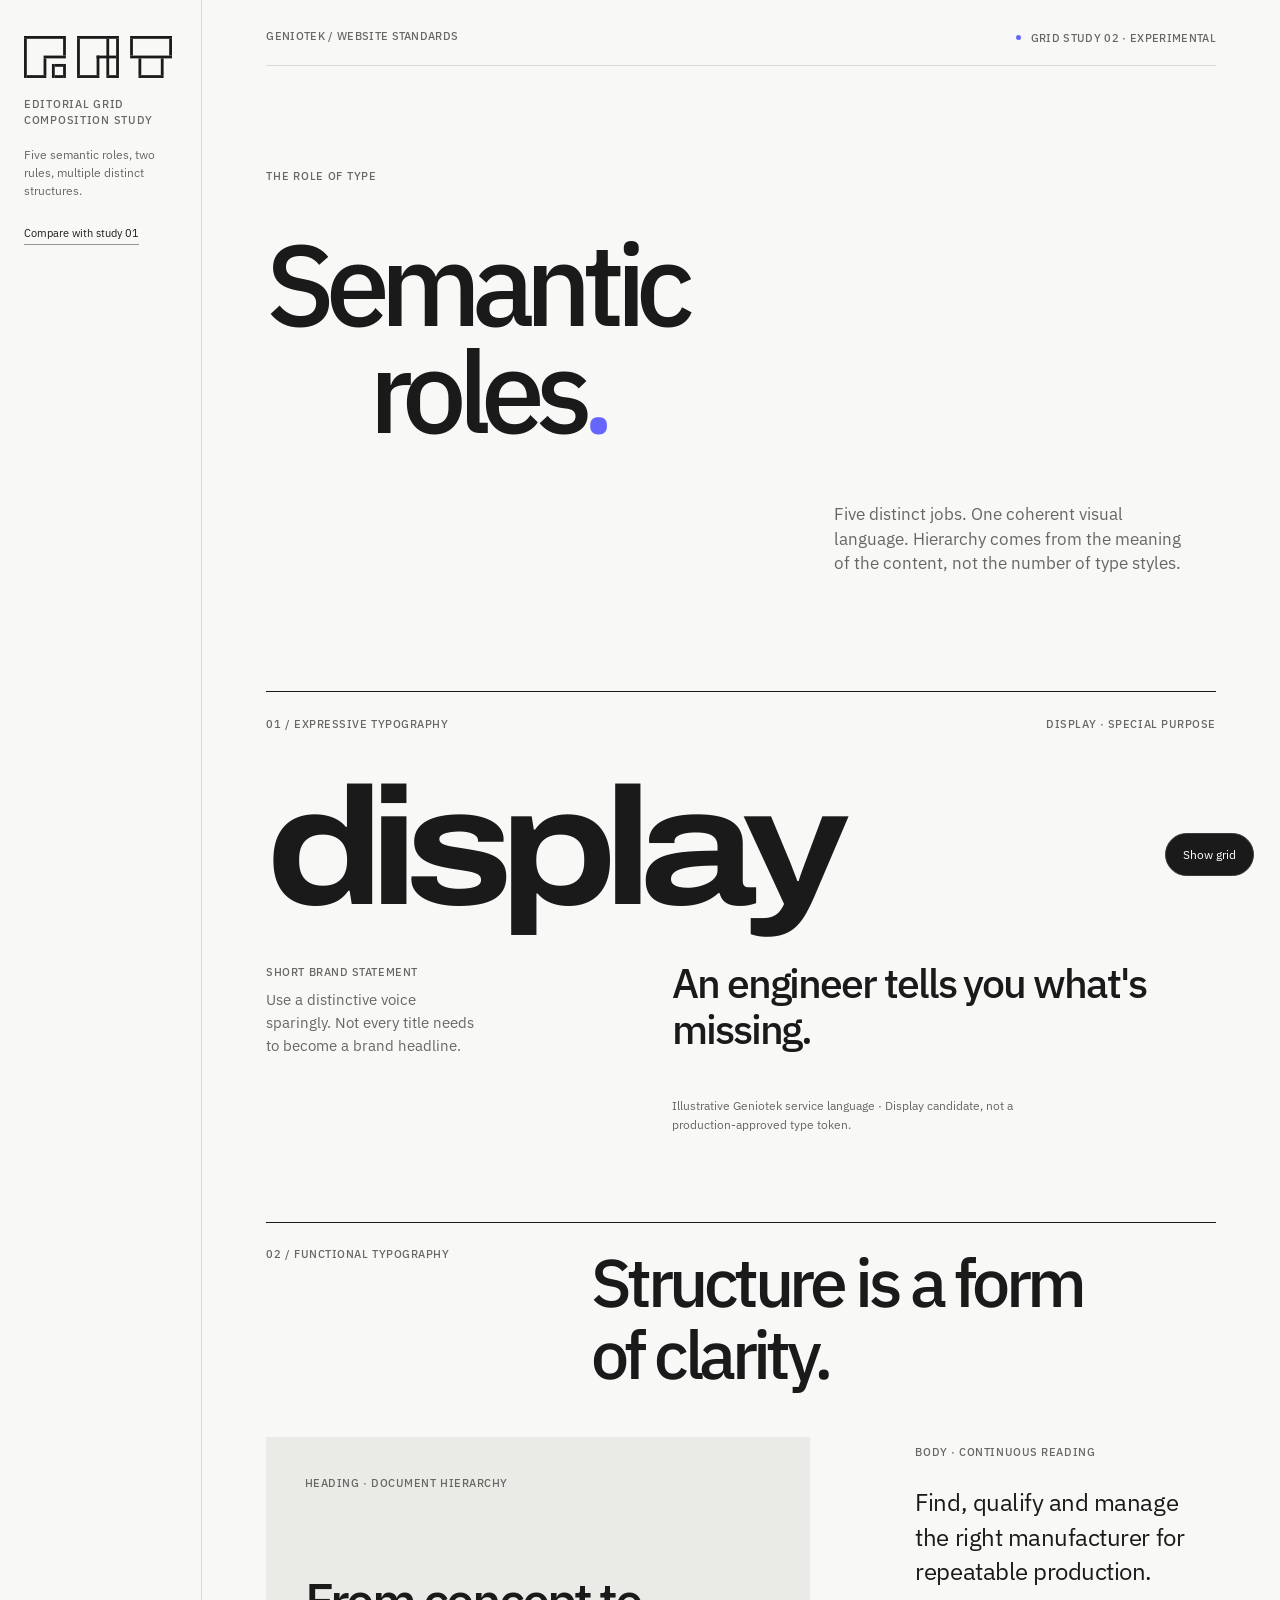
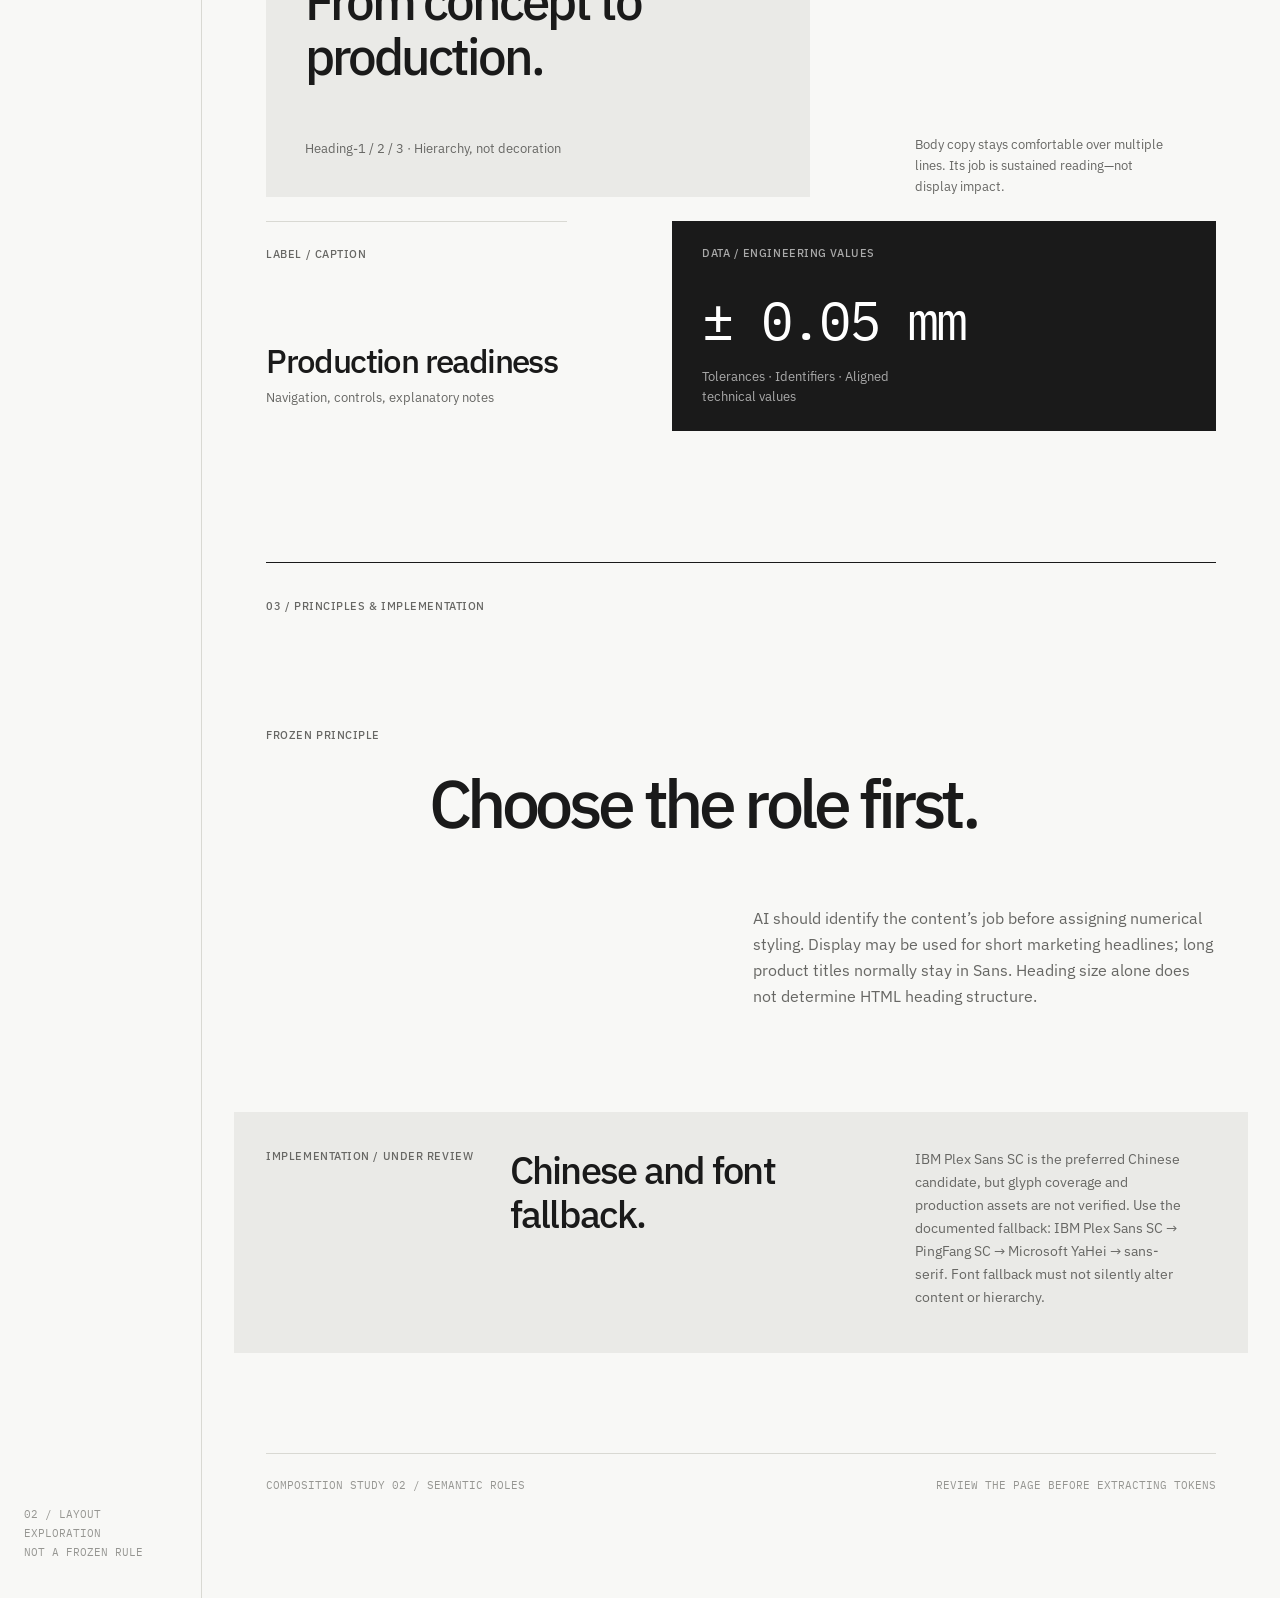
<file: studies/semantic-roles-composition-v2.html>
<!DOCTYPE html>
<html lang="en">
<head>
<meta charset="UTF-8"><meta name="viewport" content="width=device-width,initial-scale=1">
<meta name="theme-color" content="#f8f8f6">
<title>Geniotek — Editorial Grid Composition 02</title>
<link rel="preconnect" href="https://fonts.googleapis.com">
<link rel="preconnect" href="https://fonts.gstatic.com" crossorigin>
<link href="https://fonts.googleapis.com/css2?family=Archivo:wdth,wght@118,700&family=IBM+Plex+Mono:wght@400;500&family=IBM+Plex+Sans:wght@400;500;600&display=swap" rel="stylesheet">
<style>
:root{--paper:#f8f8f6;--ink:#1a1a1a;--muted:#676764;--dim:#969692;--line:#d9d9d3;--soft:#ededeb;--blue:#6666ff;--g:24px;--pad:clamp(24px,5vw,80px);--unit:8px}
*,*::before,*::after{box-sizing:border-box}
html{scroll-behavior:smooth}body{margin:0;color:var(--ink);background:var(--paper);font-family:"IBM Plex Sans",sans-serif;-webkit-font-smoothing:antialiased}
button,a{font:inherit}a{color:inherit;text-decoration:none}a:focus-visible,button:focus-visible{outline:2px solid var(--blue);outline-offset:4px}
.app{max-width:1920px;margin:auto;display:grid;grid-template-columns:clamp(168px,15.8vw,240px) minmax(0,1fr);min-height:100vh}
.rail{padding:36px 24px;border-right:1px solid var(--line);display:flex;flex-direction:column;align-items:flex-start;gap:18px}
.brand{display:block;width:min(148px,100%);height:auto}.eyebrow{font-size:11px;line-height:16px;letter-spacing:.065em;text-transform:uppercase;color:var(--muted);font-weight:500}
.rail small{max-width:175px;font-size:12px;line-height:18px;color:var(--muted)}
.rail-footer{margin-top:auto;font:400 11px/19px "IBM Plex Mono",monospace;color:var(--dim)}
.rail-link{margin-top:8px;display:inline-block;font-size:11px;border-bottom:1px solid var(--dim);padding-bottom:4px}
.main{min-width:0;padding:0 var(--pad) 104px}
.meta{display:flex;justify-content:space-between;align-items:baseline;gap:16px;padding:28px 0 19px;border-bottom:1px solid var(--line);font:500 11px/16px "IBM Plex Sans",sans-serif;letter-spacing:.03em;color:var(--muted)}
.meta-right{display:flex;gap:10px;align-items:center}.signal{width:5px;height:5px;background:var(--blue);border-radius:50%}
.canvas{position:relative;isolation:isolate;--cols:repeat(12,minmax(0,1fr))}
.columns{display:grid;grid-template-columns:var(--cols);gap:var(--g)}
.mast{padding:clamp(62px,8vw,128px) 0 clamp(64px,9vw,144px)}
.mast .mast-id{grid-column:1/span 5;align-self:start}
.mast h1{grid-column:1/span 10;margin:22px 0 0;font-weight:500;font-size:clamp(76px,9vw,152px);line-height:.93;letter-spacing:-.082em}
.mast h1 span{display:block}.mast h1 span:last-child{margin-left:clamp(48px,8vw,148px)}
.mast h1 i{font-style:normal;color:var(--blue)}
.mast .lead{grid-column:8/span 5;margin:34px 0 0;max-width:36ch;font-size:clamp(16px,1.3vw,19px);line-height:1.48;color:var(--muted)}
.section-rule{border-top:1px solid var(--ink)}
.section-kicker{color:var(--muted);font:500 11px/16px "IBM Plex Sans",sans-serif;letter-spacing:.05em;text-transform:uppercase}
.role-display{padding:24px 0 88px}
.role-display .rowhead{display:flex;justify-content:space-between;gap:24px;align-items:baseline}
.role-display .role-word{font-family:"Archivo","IBM Plex Sans",sans-serif;font-size:clamp(100px,13vw,220px);font-weight:700;font-stretch:118%;font-variation-settings:"wdth" 118,"wght" 700;letter-spacing:-.078em;line-height:.95;white-space:nowrap;margin:38px 0 32px;text-transform:lowercase}
.role-display .role-foot{grid-column:1/span 4;align-self:start}
.role-display .role-foot p{font-size:15px;line-height:23px;color:var(--muted);max-width:24ch;margin:8px 0 0}
.role-display .statement{grid-column:6/span 7;align-self:start;font-size:clamp(30px,3.2vw,52px);font-weight:500;letter-spacing:-.051em;line-height:1.12;margin:0}
.role-display .statement-note{grid-column:6/span 7;max-width:52ch;font-size:12px;line-height:19px;color:var(--muted);margin:15px 0 0}
.block-heading{display:grid;grid-template-columns:var(--cols);gap:var(--g);padding:23px 0 48px;align-items:start}
.block-heading .label{grid-column:1/span 4}
.block-heading h2{grid-column:5/span 8;font-size:clamp(43px,5.3vw,80px);line-height:1.05;letter-spacing:-.067em;font-weight:500;max-width:13ch;margin:0}
.roles-composite{padding:0 0 80px}
.roles-2{display:grid;grid-template-columns:repeat(12,minmax(0,1fr));gap:var(--g);align-items:stretch}
.heading-panel{grid-column:1/span 7;background:#eaeae7;padding:clamp(26px,3vw,44px);min-height:360px;display:flex;flex-direction:column;justify-content:space-between}
.heading-panel h3{font-weight:500;font-size:clamp(38px,4vw,65px);line-height:1.08;letter-spacing:-.06em;margin:28px 0 0;max-width:12ch}
.heading-panel .bottom{font-size:13px;line-height:19px;color:var(--muted)}
.body-panel{grid-column:9/span 4;padding:3px 0 0;display:flex;flex-direction:column;justify-content:space-between}
.body-panel .paragraph{font-size:clamp(18px,1.85vw,26px);line-height:1.47;letter-spacing:-.02em;max-width:27ch;margin:26px 0 30px}
.body-panel .explain{color:var(--muted);font-size:13px;line-height:21px;margin:0;max-width:32ch}
.roles-3{margin-top:var(--g);display:grid;grid-template-columns:repeat(12,minmax(0,1fr));gap:var(--g)}
.role-compact{padding:24px 0 23px;border-top:1px solid var(--line);min-height:210px;display:flex;flex-direction:column;justify-content:space-between}
.role-compact h3{font-weight:500;font-size:clamp(27px,2.55vw,39px);line-height:1.14;letter-spacing:-.049em;margin:22px 0 8px}
.role-compact p{font-size:13px;line-height:20px;color:var(--muted);max-width:29ch;margin:0}
.role-compact.label{grid-column:1/span 4}
.role-compact.data{grid-column:6/span 7;background:var(--ink);color:#fff;padding:24px 30px;border-top:0}
.role-compact.data .section-kicker{color:#aaa}
.role-compact.data .measurement{font:400 clamp(29px,4.2vw,58px)/1.05 "IBM Plex Mono",monospace;letter-spacing:-.05em;margin:23px 0 18px}
.role-compact.data p{color:#aaa}
.principles{margin-top:clamp(20px,4vw,80px);padding-top:24px}
.principle-stage{padding:clamp(60px,8vw,115px) 0 clamp(65px,8vw,120px)}
.principle-stage .label{grid-column:1/span 3}
.principle-stage h2{grid-column:3/span 10;margin:0;font-size:clamp(44px,5.3vw,78px);font-weight:500;letter-spacing:-.065em;line-height:1.06;max-width:none;text-wrap:balance}
.principle-stage p{grid-column:7/span 6;font-size:16px;line-height:26px;color:var(--muted);max-width:48ch;margin:42px 0 0}
.principle-band{background:#eaeae7;position:relative;margin:0 calc(-1 * min(var(--pad),32px));padding:36px min(var(--pad),32px) 44px}
.principle-band .band-label{grid-column:1/span 3;align-self:start}
.principle-band h3{grid-column:4/span 5;font-size:clamp(27px,3vw,44px);line-height:1.15;letter-spacing:-.045em;font-weight:500;margin:0}
.principle-band p{grid-column:9/span 4;font-size:14px;line-height:23px;color:var(--muted);margin:0;max-width:34ch}
.footer{display:flex;justify-content:space-between;gap:30px;border-top:1px solid var(--line);margin-top:100px;padding-top:22px;color:var(--dim);font:400 11px/18px "IBM Plex Mono",monospace}
.grid-overlay{display:none;position:absolute;inset:0;grid-template-columns:var(--cols);gap:var(--g);pointer-events:none;z-index:5}
.grid-overlay span{background:rgba(102,102,255,.052);border-inline:1px solid rgba(102,102,255,.22)}
.grid-on .grid-overlay{display:grid}
.tools{position:fixed;right:26px;bottom:24px;z-index:10}
.tools button{border:1px solid #3a3a39;background:var(--ink);color:#fff;border-radius:999px;padding:12px 17px;font-size:12px;line-height:17px;cursor:pointer}
.tools button[aria-pressed=true]{background:#5151bf;border-color:#5151bf}
@supports(text-box-trim:trim-start){.mast h1{text-box-trim:trim-start;text-box-edge:cap text}}
@media(max-width:1050px){:root{--g:18px}.principle-stage h2{grid-column:1/-1;font-size:clamp(42px,5.5vw,65px)}.mast h1{grid-column:1/-1}.role-display .role-word{font-size:clamp(90px,12.5vw,160px)}.role-display .statement{grid-column:5/span 8}.role-display .statement-note{grid-column:5/span 8}.role-compact.data .measurement{font-size:clamp(29px,3.9vw,50px)}}
@media(max-width:750px){.app{display:block}.rail{padding:18px 24px;display:flex;flex-direction:row;align-items:center;gap:20px;border-right:0;border-bottom:1px solid var(--line)}.brand{width:98px}.rail small,.rail-footer,.rail-link{display:none}.main{padding:0 24px 66px}.meta{padding:19px 0 15px}.meta-right{display:none}.canvas{--cols:repeat(4,minmax(0,1fr));--g:12px}.mast{padding:72px 0 75px}.mast .mast-id{grid-column:1/-1}.mast h1{grid-column:1/-1;font-size:clamp(61px,12.6vw,92px);margin-top:26px}.mast h1 span:last-child{margin-left:0}.mast .lead{grid-column:1/-1;margin-top:30px;font-size:16px;line-height:24px}.role-display{padding-bottom:66px}.role-display .rowhead{align-items:flex-start}.role-display .role-word{font-size:clamp(65px,16vw,120px);white-space:normal;overflow-wrap:anywhere;margin:32px 0}.role-display .role-foot{grid-column:1/-1}.role-display .statement{grid-column:1/-1;margin-top:22px;font-size:clamp(34px,7.5vw,52px)}.role-display .statement-note{grid-column:1/-1}.block-heading{padding:20px 0 36px}.block-heading .label{grid-column:1/-1}.block-heading h2{grid-column:1/-1;font-size:clamp(44px,9vw,66px);margin-top:20px}.roles-2,.roles-3{grid-template-columns:repeat(4,minmax(0,1fr));gap:12px}.heading-panel,.body-panel,.role-compact.label,.role-compact.data{grid-column:1/-1}.heading-panel{min-height:300px}.body-panel{padding:35px 0 25px}.body-panel .paragraph{margin:24px 0 20px}.role-compact{min-height:180px}.role-compact.data{padding:27px 24px}.role-compact.data .measurement{font-size:clamp(32px,8vw,53px)}.principles{margin-top:36px}.principle-stage{padding:53px 0 72px}.principle-stage .label,.principle-stage h2,.principle-stage p{grid-column:1/-1}.principle-stage h2{font-size:clamp(44px,9vw,68px);margin-top:25px}.principle-stage p{margin-top:28px;font-size:15px;line-height:24px}.principle-band{padding:28px 24px 38px;margin:0 -24px}.principle-band .band-label,.principle-band h3,.principle-band p{grid-column:1/-1}.principle-band h3{margin-top:23px}.principle-band p{margin-top:19px}.footer{display:block;margin-top:70px}.footer span{display:block;margin-bottom:10px}.grid-overlay{grid-template-columns:repeat(4,minmax(0,1fr))}.grid-overlay span:nth-child(n+5){display:none}.tools{right:18px;bottom:18px}}
@media(prefers-reduced-motion:reduce){html{scroll-behavior:auto}}
</style>
</head>
<body>
<div class="app">
<aside class="rail" aria-label="Study navigation">
<img class="brand" src="../assets/geniotek-primary-logo.svg" alt="Geniotek official primary logo" width="300" height="85">
<div class="eyebrow">Editorial Grid<br>Composition Study</div>
<small>Five semantic roles, two rules, multiple distinct structures.</small>
<a class="rail-link" href="./semantic-roles-composition.html">Compare with study 01</a>
<div class="rail-footer">02 / LAYOUT EXPLORATION<br>NOT A FROZEN RULE</div>
</aside>
<main class="main">
<header class="meta"><span>GENIOTEK / WEBSITE STANDARDS</span><span class="meta-right"><span class="signal"></span> GRID STUDY 02 · EXPERIMENTAL</span></header>
<div class="canvas" id="compositionCanvas">
<section class="mast columns" aria-label="Introduction">
<div class="eyebrow mast-id">THE ROLE OF TYPE</div>
<h1><span>Semantic</span><span>roles<i>.</i></span></h1>
<p class="lead">Five distinct jobs. One coherent visual language. Hierarchy comes from the meaning of the content, not the number of type styles.</p>
</section>
<section class="role-display section-rule" aria-labelledby="display-role">
<div class="rowhead"><span class="section-kicker">01 / EXPRESSIVE TYPOGRAPHY</span><span class="section-kicker">DISPLAY · SPECIAL PURPOSE</span></div>
<h2 id="display-role" class="role-word">display</h2>
<div class="columns"><div class="role-foot"><span class="section-kicker">Short brand statement</span><p>Use a distinctive voice sparingly. Not every title needs to become a brand headline.</p></div>
<p class="statement">An engineer tells you what's missing.</p>
<p class="statement-note">Illustrative Geniotek service language · Display candidate, not a production-approved type token.</p></div>
</section>
<section class="roles-composite" aria-label="Functional roles">
<div class="block-heading section-rule"><span class="section-kicker label">02 / FUNCTIONAL TYPOGRAPHY</span><h2>Structure is a form of clarity.</h2></div>
<div class="roles-2">
<article class="heading-panel"><span class="section-kicker">Heading · Document hierarchy</span><h3>From concept to production.</h3><span class="bottom">Heading-1 / 2 / 3 · Hierarchy, not decoration</span></article>
<article class="body-panel"><div><span class="section-kicker">Body · Continuous reading</span><p class="paragraph">Find, qualify and manage the right manufacturer for repeatable production.</p></div><p class="explain">Body copy stays comfortable over multiple lines. Its job is sustained reading—not display impact.</p></article>
</div>
<div class="roles-3">
<article class="role-compact label"><span class="section-kicker">Label / Caption</span><div><h3>Production readiness</h3><p>Navigation, controls, explanatory notes</p></div></article>
<article class="role-compact data"><span class="section-kicker">Data / Engineering values</span><div><div class="measurement">± 0.05 mm</div><p>Tolerances · Identifiers · Aligned technical values</p></div></article>
</div>
</section>
<section class="principles section-rule" aria-labelledby="principle-intro"><p class="section-kicker" id="principle-intro">03 / PRINCIPLES & IMPLEMENTATION</p>
<div class="principle-stage columns"><span class="section-kicker label">Frozen principle</span><h2>Choose the role first.</h2><p>AI should identify the content’s job before assigning numerical styling. Display may be used for short marketing headlines; long product titles normally stay in Sans. Heading size alone does not determine HTML heading structure.</p></div>
<div class="principle-band columns"><span class="section-kicker band-label">Implementation / Under review</span><h3>Chinese and font fallback.</h3><p>IBM Plex Sans SC is the preferred Chinese candidate, but glyph coverage and production assets are not verified. Use the documented fallback: IBM Plex Sans SC → PingFang SC → Microsoft YaHei → sans-serif. Font fallback must not silently alter content or hierarchy.</p></div>
</section>
<div class="grid-overlay" aria-hidden="true"><span></span><span></span><span></span><span></span><span></span><span></span><span></span><span></span><span></span><span></span><span></span><span></span></div>
</div>
<footer class="footer"><span>COMPOSITION STUDY 02 / SEMANTIC ROLES</span><span>REVIEW THE PAGE BEFORE EXTRACTING TOKENS</span></footer>
</main>
</div>
<div class="tools"><button type="button" id="gridToggle" aria-pressed="false" aria-controls="compositionCanvas">Show grid</button></div>
<script>
(function(){const b=document.getElementById('gridToggle'),c=document.getElementById('compositionCanvas');b.addEventListener('click',()=>{const on=b.getAttribute('aria-pressed')!=='true';b.setAttribute('aria-pressed',String(on));b.textContent=on?'Hide grid':'Show grid';c.classList.toggle('grid-on',on)})})();
</script>
</body>
</html>
</file>
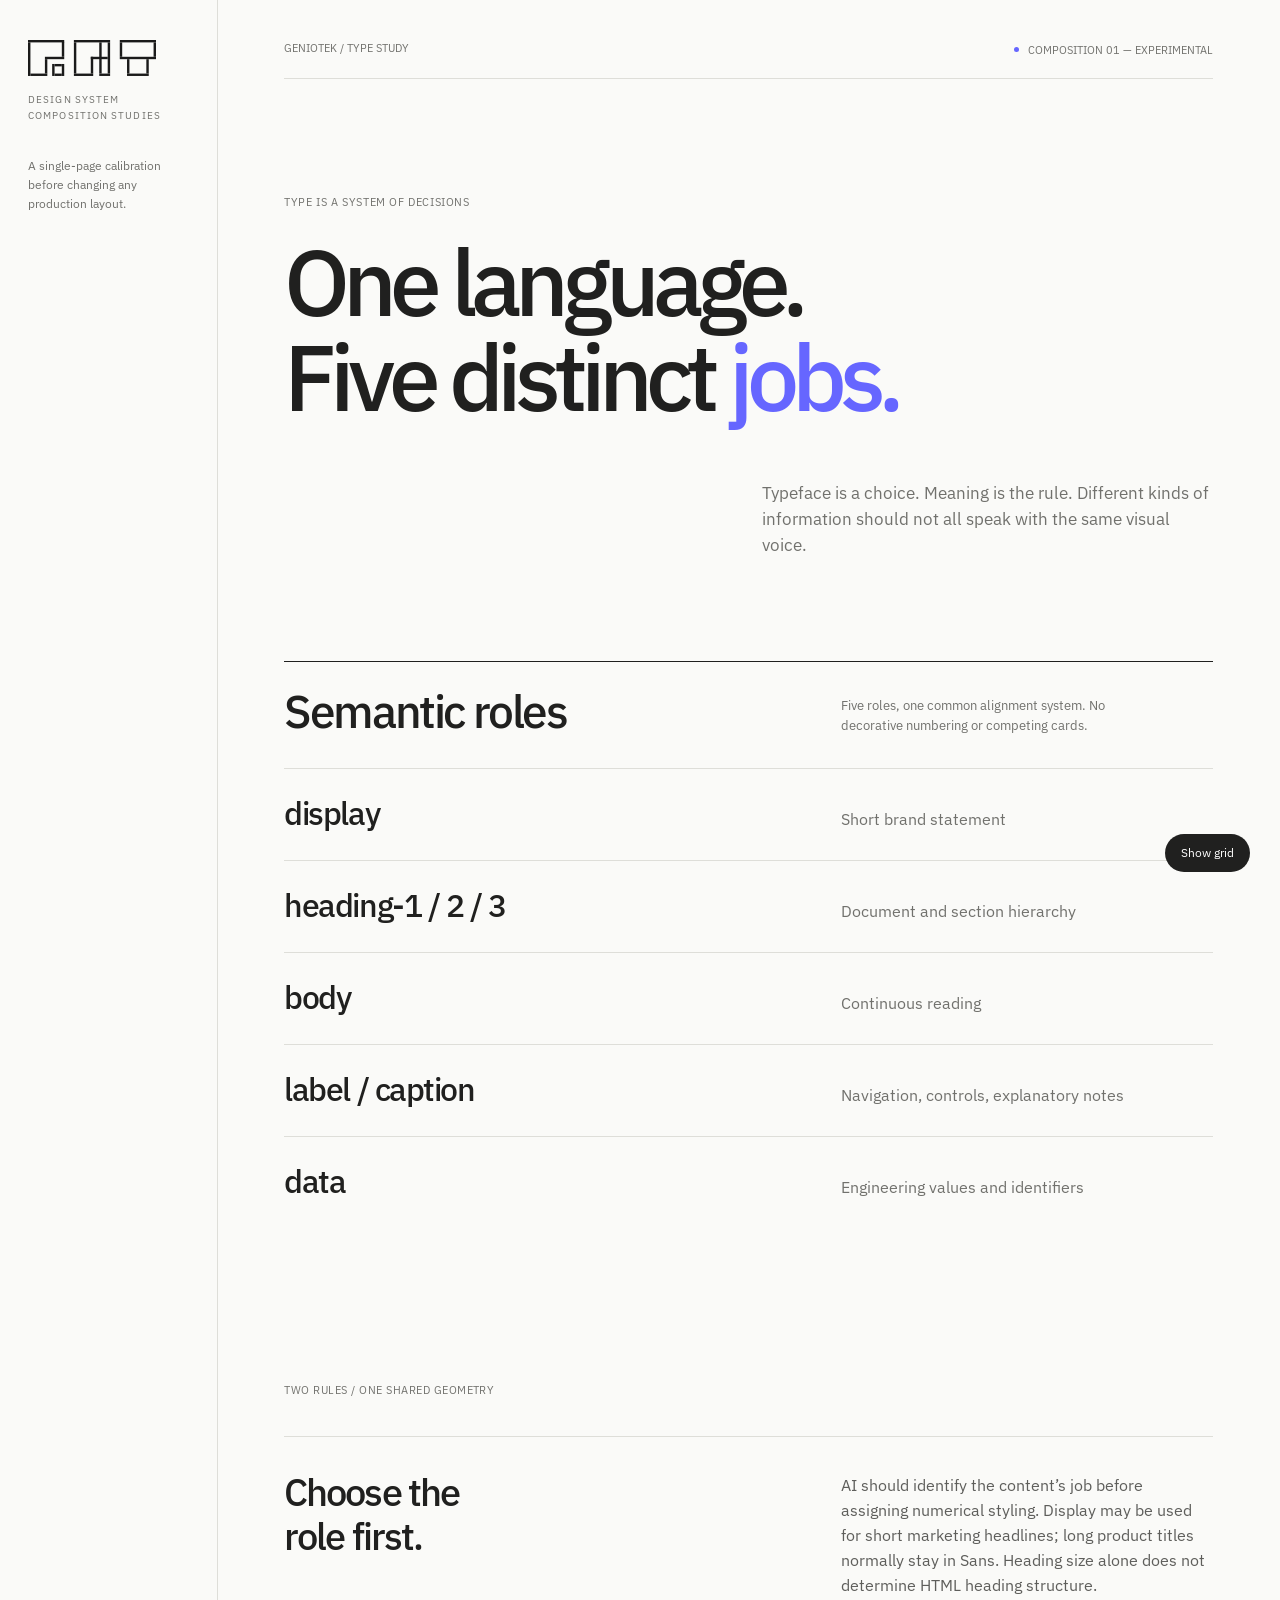
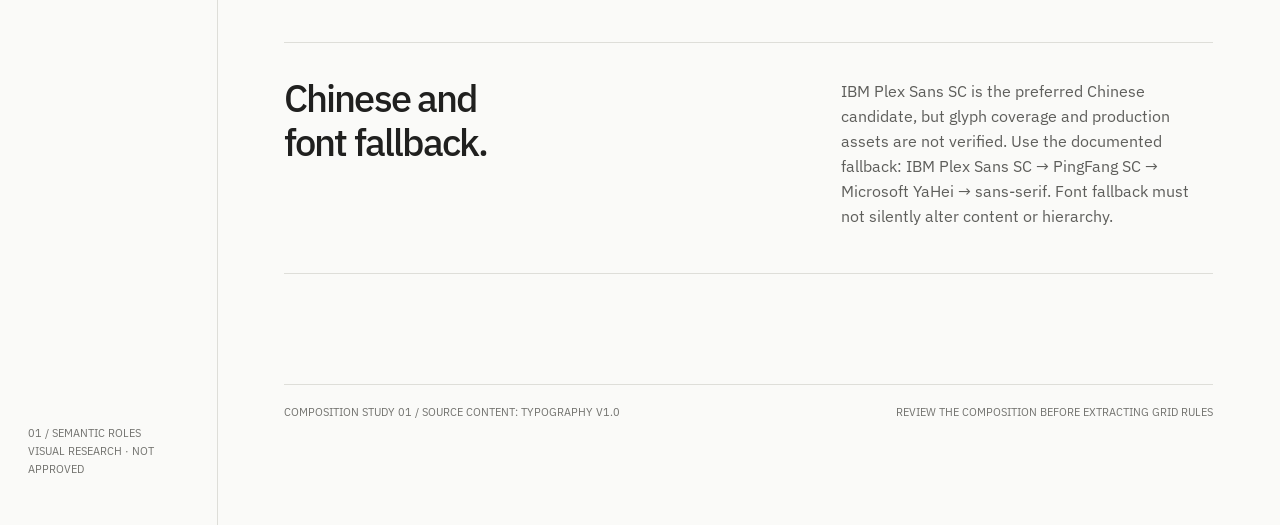
<file: studies/semantic-roles-composition.html>
<!doctype html>
<html lang="en">
<head>
<meta charset="utf-8">
<meta name="viewport" content="width=device-width,initial-scale=1">
<meta name="theme-color" content="#f8f8f5">
<title>Geniotek — Semantic Roles Composition Study</title>
<link rel="preconnect" href="https://fonts.googleapis.com">
<link rel="preconnect" href="https://fonts.gstatic.com" crossorigin>
<link href="https://fonts.googleapis.com/css2?family=IBM+Plex+Sans:wght@400;500;600&display=swap" rel="stylesheet">
<style>
:root{--ink:#20201f;--quiet:#71716d;--subtle:#a4a49d;--paper:#fafaf8;--rule:#deded9;--violet:#6666ff;--u:8px;--g:clamp(16px,2vw,28px);--outer:clamp(24px,5.2vw,88px)}
*{box-sizing:border-box}html{scroll-behavior:smooth}body{margin:0;background:var(--paper);color:var(--ink);font-family:"IBM Plex Sans",Arial,sans-serif;-webkit-font-smoothing:antialiased}button{font:inherit}a{color:inherit}
.shell{width:min(100%,1720px);margin:0 auto;min-height:100vh;display:grid;grid-template-columns:clamp(184px,17vw,260px) minmax(0,1fr)}
.side{padding:40px 28px 36px;border-right:1px solid var(--rule);display:flex;flex-direction:column;gap:16px}
.brand{width:128px;max-width:100%;height:auto;display:block}
.side .eyebrow{color:var(--quiet);font-size:10px;line-height:16px;letter-spacing:.11em;text-transform:uppercase}
.side .descriptor{font-size:12px;line-height:19px;color:var(--quiet);margin-top:16px;max-width:160px}
.side .series{margin-top:auto;color:var(--quiet);font-size:11px;line-height:18px}
.main{padding:0 var(--outer) 104px}
.top{display:flex;justify-content:space-between;align-items:baseline;gap:24px;border-bottom:1px solid var(--rule);padding:40px 0 20px;font-size:11px;line-height:16px;color:var(--quiet)}
.top .status{display:flex;align-items:center;gap:9px}.dot{width:5px;height:5px;border-radius:50%;background:var(--violet)}
.canvas{position:relative;isolation:isolate}
.eyebrow{margin:0;font-size:11px;line-height:16px;letter-spacing:.055em;text-transform:uppercase;color:var(--quiet)}
.hero{padding-top:clamp(68px,9vw,136px);padding-bottom:clamp(64px,8vw,120px);position:relative}
.hero h1{font-size:clamp(58px,7.3vw,112px);font-weight:500;letter-spacing:-.073em;line-height:1.02;margin:24px 0 0;max-width:12ch}
.hero h1 em{font-style:normal;color:var(--violet)}
.hero-note{display:grid;grid-template-columns:repeat(12,minmax(0,1fr));gap:var(--g);margin-top:56px}
.hero-note p{grid-column:7/span 6;max-width:46ch;color:var(--quiet);font-size:17px;line-height:26px;margin:0}
.study{--columns:repeat(12,minmax(0,1fr));position:relative}
.study-heading{display:grid;grid-template-columns:var(--columns);gap:var(--g);align-items:end;padding:24px 0 32px;border-top:1px solid var(--ink)}
.study-heading h2{grid-column:1/span 6;font-size:clamp(32px,3.6vw,52px);font-weight:500;letter-spacing:-.052em;line-height:1.09;margin:0}
.study-heading .helper{grid-column:8/span 5;text-align:left;font-size:13px;line-height:20px;color:var(--quiet);margin:0;max-width:34ch}
.ledger{border-top:1px solid var(--rule)}
.ledger-row{display:grid;grid-template-columns:var(--columns);gap:var(--g);padding:26px 0 28px;border-bottom:1px solid var(--rule);align-items:baseline}
.ledger-row strong{grid-column:1/span 6;font-weight:500;font-size:clamp(24px,2.5vw,34px);line-height:1.16;letter-spacing:-.045em}
.ledger-row span{grid-column:8/span 5;font-size:16px;line-height:24px;color:var(--quiet);max-width:36ch}
.ledger-row:last-child{border-bottom:0}
.rules{margin-top:clamp(94px,12vw,164px)}
.rules .intro{font-size:11px;line-height:16px;letter-spacing:.045em;color:var(--quiet);text-transform:uppercase;margin:0 0 38px}
.rule-block{display:grid;grid-template-columns:repeat(12,minmax(0,1fr));gap:var(--g);padding:34px 0 44px;border-top:1px solid var(--rule)}
.rule-block h3{grid-column:1/span 6;font-size:clamp(27px,3vw,42px);font-weight:500;line-height:1.14;letter-spacing:-.05em;margin:0}
.rule-block p{grid-column:8/span 5;margin:2px 0 0;color:#5e5e5b;font-size:16px;line-height:25px;max-width:39ch}
.rule-block:last-child{border-bottom:1px solid var(--rule)}
.footer{display:flex;justify-content:space-between;gap:24px;border-top:1px solid var(--rule);padding-top:18px;margin-top:110px;color:var(--quiet);font-size:11px;line-height:18px}
.utility{position:fixed;bottom:28px;right:30px;display:flex;align-items:center;gap:8px;z-index:10}
.utility button{background:#20201f;color:#fff;border:0;border-radius:99px;padding:10px 16px;cursor:pointer;font-size:12px;line-height:18px}
.utility button:hover{background:#43433e}.utility button[aria-pressed=true]{background:#4949bd}
.utility button:focus-visible{outline:3px solid var(--violet);outline-offset:3px}
.grid-overlay{display:none;position:absolute;inset:0;pointer-events:none;z-index:8;grid-template-columns:repeat(12,minmax(0,1fr));gap:var(--g)}
.grid-overlay i{background:rgba(102,102,255,.065);border-left:1px solid rgba(102,102,255,.23);border-right:1px solid rgba(102,102,255,.23)}
.show-grid .grid-overlay{display:grid}
@supports(text-box-trim:trim-start){.hero h1{text-box-trim:trim-start;text-box-edge:cap text}}
@media(max-width:900px){.shell{grid-template-columns:156px minmax(0,1fr)}.side{padding:30px 18px}.main{padding-left:28px;padding-right:28px}.hero-note p{grid-column:6/span 7}.study-heading .helper,.ledger-row span,.rule-block p{grid-column:7/span 6}.study-heading h2,.ledger-row strong,.rule-block h3{grid-column:1/span 6}}
@media(max-width:650px){.shell{display:block}.side{border-right:0;border-bottom:1px solid var(--rule);padding:22px 24px;display:flex;flex-direction:row;align-items:center;justify-content:space-between;gap:14px}.brand{width:92px}.side .eyebrow{font-size:9px}.side .descriptor,.side .series{display:none}.main{padding:0 24px 66px}.top{padding:18px 0}.top .right{display:none}.hero{padding:64px 0 70px}.hero h1{font-size:clamp(51px,11vw,76px);max-width:100%;margin-top:24px}.hero-note{margin-top:28px;grid-template-columns:repeat(4,minmax(0,1fr));gap:12px}.hero-note p{grid-column:1/-1;font-size:15px;line-height:24px}.study-heading{grid-template-columns:repeat(4,minmax(0,1fr));gap:12px;padding:22px 0}.study-heading h2{grid-column:1/-1}.study-heading .helper{grid-column:1/-1;font-size:12px;line-height:20px}.ledger-row{grid-template-columns:repeat(4,minmax(0,1fr));gap:12px;padding:22px 0}.ledger-row strong{grid-column:1/span 2;font-size:22px}.ledger-row span{grid-column:3/span 2;font-size:13px;line-height:21px}.rules{margin-top:76px}.rule-block{grid-template-columns:repeat(4,minmax(0,1fr));gap:16px;padding:27px 0}.rule-block h3,.rule-block p{grid-column:1/-1}.rule-block h3{font-size:27px}.rule-block p{font-size:14px;line-height:23px}.footer{margin-top:70px;display:block}.footer span{display:block;margin-bottom:4px}.grid-overlay{grid-template-columns:repeat(4,minmax(0,1fr));gap:12px}.grid-overlay i:nth-child(n+5){display:none}.utility{right:20px;bottom:20px}}
</style>
</head>
<body>
<div class="shell">
  <aside class="side" aria-label="Study information">
    <img class="brand" src="../assets/geniotek-primary-logo.svg" width="300" height="85" alt="Geniotek">
    <div class="eyebrow">Design System<br>Composition Studies</div>
    <p class="descriptor">A single-page calibration before changing any production layout.</p>
    <p class="series">01 / SEMANTIC ROLES<br>VISUAL RESEARCH · NOT APPROVED</p>
  </aside>
  <main class="main">
    <div class="top"><span>GENIOTEK / TYPE STUDY</span><span class="right status"><span class="dot"></span> COMPOSITION 01 — EXPERIMENTAL</span></div>
    <div class="canvas" id="canvas">
      <section class="hero" aria-labelledby="main-title">
        <p class="eyebrow">TYPE IS A SYSTEM OF DECISIONS</p>
        <h1 id="main-title">One language.<br>Five distinct <em>jobs.</em></h1>
        <div class="hero-note"><p>Typeface is a choice. Meaning is the rule. Different kinds of information should not all speak with the same visual voice.</p></div>
      </section>
      <section class="study" aria-labelledby="roles-title">
        <header class="study-heading">
          <h2 id="roles-title">Semantic roles</h2>
          <p class="helper">Five roles, one common alignment system. No decorative numbering or competing cards.</p>
        </header>
        <div class="ledger">
          <div class="ledger-row"><strong>display</strong><span>Short brand statement</span></div>
          <div class="ledger-row"><strong>heading-1 / 2 / 3</strong><span>Document and section hierarchy</span></div>
          <div class="ledger-row"><strong>body</strong><span>Continuous reading</span></div>
          <div class="ledger-row"><strong>label / caption</strong><span>Navigation, controls, explanatory notes</span></div>
          <div class="ledger-row"><strong>data</strong><span>Engineering values and identifiers</span></div>
        </div>
      </section>
      <section class="rules" aria-label="Core rules">
        <p class="intro">TWO RULES / ONE SHARED GEOMETRY</p>
        <article class="rule-block">
          <h3>Choose the<br>role first.</h3>
          <p>AI should identify the content’s job before assigning numerical styling. Display may be used for short marketing headlines; long product titles normally stay in Sans. Heading size alone does not determine HTML heading structure.</p>
        </article>
        <article class="rule-block">
          <h3>Chinese and<br>font fallback.</h3>
          <p>IBM Plex Sans SC is the preferred Chinese candidate, but glyph coverage and production assets are not verified. Use the documented fallback: IBM Plex Sans SC → PingFang SC → Microsoft YaHei → sans-serif. Font fallback must not silently alter content or hierarchy.</p>
        </article>
      </section>
      <div class="grid-overlay" aria-hidden="true"><i></i><i></i><i></i><i></i><i></i><i></i><i></i><i></i><i></i><i></i><i></i><i></i></div>
    </div>
    <footer class="footer"><span>COMPOSITION STUDY 01 / SOURCE CONTENT: TYPOGRAPHY V1.0</span><span>REVIEW THE COMPOSITION BEFORE EXTRACTING GRID RULES</span></footer>
  </main>
</div>
<div class="utility"><button type="button" id="gridButton" aria-pressed="false" aria-controls="canvas">Show grid</button></div>
<script>
(function(){var button=document.getElementById('gridButton'),canvas=document.getElementById('canvas');button.addEventListener('click',function(){var on=button.getAttribute('aria-pressed')!=='true';button.setAttribute('aria-pressed',String(on));button.textContent=on?'Hide grid':'Show grid';canvas.classList.toggle('show-grid',on)})})();
</script>
</body>
</html>
</file>
<file: studies/color-foundations.css>
/* Geniotek Color Foundations — scoped to .c6 / Phase 06 research integration.
   Source: IBM Carbon semantic color structure; ABCD concept-led composition.
   No gradients, imagery, or final production color-token assignment. */
.c6{--c6-ink:#1A1A1A;--c6-body:#53534E;--c6-muted:#777770;--c6-rule:#DCDCD6;--c6-brand:#6666FF;--c6-deep:#4B4BDB;--c6-paper:#F8F8F6;--c6-cream:#F1F0EA;--c6-colgap:clamp(12px,1.65vw,24px);color:var(--c6-ink)}
.c6 *,.c6 *::before,.c6 *::after{box-sizing:border-box}
.c6 .c6-columns{display:grid;grid-template-columns:repeat(12,minmax(0,1fr));column-gap:var(--c6-colgap)}
.c6 .c6-kicker{font:500 11px/18px "IBM Plex Sans",sans-serif;color:var(--c6-muted);letter-spacing:.027em}
.c6 .c6-head{padding:14px 0 88px}
.c6 .c6-head .c6-kicker{grid-column:1/span 3;padding-top:14px}
.c6 .c6-head-copy{grid-column:4/span 9;min-width:0}
.c6 .c6-head h1{font:500 clamp(57px,6.1vw,88px)/1.04 "IBM Plex Sans",sans-serif;letter-spacing:-.075em;margin:0 0 28px}
.c6 .c6-head h1 span{color:var(--c6-brand)}
.c6 .c6-head p{font:400 17px/27px "IBM Plex Sans",sans-serif;color:#65655F;max-width:57ch;margin:0}
.c6 .c6-status{font:400 10px/19px "IBM Plex Mono",monospace;color:#888882;letter-spacing:.007em;margin-top:34px}
.c6 .c6-nav{display:flex;gap:12px 25px;flex-wrap:wrap;padding:17px 0;border-block:1px solid var(--c6-rule);margin-bottom:94px}
.c6 .c6-nav button{border:0;background:none;cursor:pointer;padding:0;text-align:left;font-size:12px;line-height:20px;color:#60605B}
.c6 .c6-nav button:hover{text-decoration:underline;text-underline-offset:4px}
.c6 .c6-part{margin-bottom:125px}
.c6 .c6-part-head{margin-bottom:45px;align-items:start}
.c6 .c6-part-head>.c6-kicker{grid-column:1/span 3;padding-top:6px}
.c6 .c6-part-head>div{grid-column:4/span 9}
.c6 .c6-part-head h2{font:500 clamp(30px,3.4vw,47px)/1.15 "IBM Plex Sans",sans-serif;letter-spacing:-.056em;margin:0 0 19px}
.c6 .c6-part-head p{font-size:15px;line-height:25px;color:var(--c6-muted);max-width:66ch;margin:0}
.c6 .c6-case{margin-bottom:96px}
.c6 .c6-case-top{display:flex;justify-content:space-between;gap:18px;border-top:1px solid #BBBBB4;padding:15px 0 24px;align-items:baseline;font-size:11px;line-height:18px;color:#898982}
.c6 .c6-case-top strong{font-weight:500;color:#3C3C37}
.c6 .c6-case-note{display:grid;grid-template-columns:repeat(12,minmax(0,1fr));gap:var(--c6-colgap);border-top:1px solid var(--c6-rule);padding-top:16px}
.c6 .c6-case-note span{grid-column:1/span 3;font-size:10px;line-height:18px;color:#9A9A95}
.c6 .c6-case-note>div{grid-column:4/span 9}
.c6 .c6-case-note p{font-size:13px;line-height:23px;color:#777770;margin:0 0 8px}
.c6 .c6-case-note a{display:inline-block;color:#4B4BDB;font-size:12px;line-height:18px;text-decoration:underline;text-underline-offset:4px;margin-top:5px}
/* 01 — Proven brand division: original cream / brand / ink visual logic. */
.c6 .c6-brand-scene{background:var(--c6-cream);display:grid;grid-template-columns:repeat(12,minmax(0,1fr));gap:0 var(--c6-colgap);padding:clamp(23px,3vw,44px)}
.c6 .c6-brand-label{grid-column:1/span 3;font-size:11px;line-height:19px;letter-spacing:.018em;color:#65655F}
.c6 .c6-brand-lead{grid-column:4/span 9;min-width:0}
.c6 .c6-brand-lead h3{font:500 clamp(39px,5.1vw,75px)/1.1 "IBM Plex Sans",sans-serif;letter-spacing:-.069em;margin:56px 0 27px}
.c6 .c6-brand-lead h3 em{font-style:normal;color:var(--c6-brand)}
.c6 .c6-brand-lead p{font-size:15px;line-height:25px;color:#64645F;max-width:48ch;margin:0}
.c6 .c6-brand-division{grid-column:4/span 9;display:grid;grid-template-columns:1.4fr 1fr;min-height:185px;margin-top:98px}
.c6 .c6-brand-division>div{padding:25px;display:flex;flex-direction:column;justify-content:space-between;gap:25px}
.c6 .c6-brand-division .visible{background:#6666FF}
.c6 .c6-brand-division .invisible{background:#1A1A1A}
.c6 .c6-brand-division span{font:500 11px/18px "IBM Plex Sans",sans-serif;letter-spacing:.03em;color:#05050F}
.c6 .c6-brand-division .invisible span{color:#E9E9E5}
.c6 .c6-brand-division strong{font:500 clamp(26px,2.85vw,42px)/1.14 "IBM Plex Sans",sans-serif;letter-spacing:-.052em;color:white}
/* 02 — ABCD concept translation: tolerance becomes a specified geometric envelope. */
.c6 .c6-evidence{background:#F8F8F6;padding:clamp(25px,3vw,48px);display:grid;grid-template-columns:repeat(12,minmax(0,1fr));column-gap:var(--c6-colgap);color:#1A1A1A}
.c6 .c6-evidence-index{grid-column:1/span 3;font:400 11px/19px "IBM Plex Mono",monospace;letter-spacing:.01em;color:#7E7E78}
.c6 .c6-evidence-inner{grid-column:4/span 9;min-width:0}
.c6 .c6-evidence-inner h3{font:500 clamp(36px,4.35vw,62px)/1.11 "IBM Plex Sans",sans-serif;letter-spacing:-.061em;margin:0 0 21px;max-width:14ch}
.c6 .c6-evidence-inner>p{font-size:14px;line-height:24px;color:#66665F;max-width:57ch;margin:0}
.c6 .c6-evidence-data{margin-top:89px}
.c6 .c6-range-top{border-top:1px solid #BDBDB6;padding:15px 0 35px;display:flex;align-items:baseline;justify-content:space-between;gap:12px;font:400 11px/18px "IBM Plex Mono",monospace;color:#797973}
.c6 .c6-range-numbers{display:grid;grid-template-columns:repeat(3,minmax(0,1fr));column-gap:10px;align-items:end}
.c6 .c6-range-numbers>div{min-width:0}
.c6 .c6-range-numbers>div:nth-child(2){text-align:center}
.c6 .c6-range-numbers>div:nth-child(3){text-align:right}
.c6 .c6-range-numbers strong{font:500 clamp(29px,3.25vw,47px)/1.08 "IBM Plex Sans",sans-serif;letter-spacing:-.055em;color:#4949BC;font-variant-numeric:tabular-nums;white-space:nowrap}
.c6 .c6-range-numbers>div:nth-child(2) strong{font-size:clamp(39px,4.6vw,68px);color:#1A1A1A}
.c6 .c6-range-numbers small{display:block;font:400 10px/17px "IBM Plex Sans",sans-serif;color:#777770;letter-spacing:.018em;margin-top:17px}
.c6 .c6-band{height:36px;background:#4B4BDB;position:relative;margin:24px 0 15px}
.c6 .c6-band .center{position:absolute;left:50%;height:54px;top:-9px;border-left:2px solid #FFFFFF;pointer-events:none}
.c6 .c6-band .edge-left,.c6 .c6-band .edge-right{position:absolute;top:-8px;bottom:-8px;width:1px;background:#3030A2;pointer-events:none}
.c6 .c6-band .edge-left{left:0}.c6 .c6-band .edge-right{right:0}
.c6 .c6-band-label{display:flex;justify-content:space-between;gap:15px;align-items:start;font:400 11px/17px "IBM Plex Mono",monospace;color:#5D5DAB}
.c6 .c6-band-label span:last-child{text-align:right}
.c6 .c6-evidence-conclusion{display:grid;grid-template-columns:1fr 2fr;gap:20px;padding:25px 0 2px;border-top:1px solid #BCBCB4;margin-top:75px;align-items:start}
.c6 .c6-evidence-conclusion .k{font:500 11px/17px "IBM Plex Sans",sans-serif;letter-spacing:.02em;color:#5555B6}
.c6 .c6-evidence-conclusion h4{font-size:21px;font-weight:500;letter-spacing:-.029em;line-height:1.22;margin:0 0 12px}
.c6 .c6-evidence-conclusion p{font-size:13px;line-height:22px;color:#777771;margin:0;max-width:56ch}
/* 03A — approved brand territory and reading region */
.c6 .c6-service-a{display:grid;grid-template-columns:4fr 8fr;background:white;min-height:575px}
.c6 .c6-a-brand{background:#4B4BDB;color:white;padding:clamp(23px,2.35vw,36px);display:flex;flex-direction:column;justify-content:space-between;gap:50px}
.c6 .c6-a-brand .top{font:500 11px/17px "IBM Plex Sans",sans-serif;color:#FFFFFF}
.c6 .c6-a-brand .middle small{display:block;font:400 11px/18px "IBM Plex Mono",monospace;color:#EDEDFF;margin-bottom:20px}
.c6 .c6-a-brand h3{font:500 clamp(30px,3.05vw,48px)/1.12 "IBM Plex Sans",sans-serif;letter-spacing:-.058em;margin:0;max-width:10ch}
.c6 .c6-a-brand .end{display:flex;justify-content:space-between;align-items:baseline;gap:10px;border-top:1px solid #B9B9F5;padding-top:13px;font:400 11px/17px "IBM Plex Mono",monospace;color:#FFFFFF}
.c6 .c6-a-register{padding:clamp(22px,2.35vw,36px);min-width:0}
.c6 .c6-a-header{display:flex;justify-content:space-between;gap:20px;color:#777770;font:400 11px/18px "IBM Plex Sans",sans-serif;margin-bottom:32px}
.c6 .c6-a-row{display:grid;grid-template-columns:37px minmax(0,.95fr) minmax(0,1.15fr);gap:clamp(11px,1.4vw,22px);padding:20px 0;border-top:1px solid #DCDCD6;align-items:baseline}
.c6 .c6-a-row:last-child{border-bottom:1px solid #DCDCD6}
.c6 .c6-a-row .id{color:#5454AE;font:400 11px/19px "IBM Plex Mono",monospace}
.c6 .c6-a-row strong{font:500 clamp(16px,1.45vw,21px)/1.19 "IBM Plex Sans",sans-serif;letter-spacing:-.034em}
.c6 .c6-a-row p{font-size:12px;line-height:20px;color:#777770;margin:0}
/* 03B — approved typographic composition with no brand block */
.c6 .c6-service-b{background:#F6F5F1;padding:clamp(24px,3vw,46px);display:grid;grid-template-columns:repeat(12,minmax(0,1fr));gap:0 var(--c6-colgap)}
.c6 .c6-b-index{grid-column:1/span 3;font:400 11px/19px "IBM Plex Mono",monospace;color:#81817A}
.c6 .c6-b-head{grid-column:4/span 9}
.c6 .c6-b-head h3{font:500 clamp(39px,4.5vw,65px)/1.08 "IBM Plex Sans",sans-serif;letter-spacing:-.064em;max-width:14ch;margin:0 0 20px}
.c6 .c6-b-head h3 em{font-style:normal;color:#4B4BDB}
.c6 .c6-b-head p{font-size:14px;line-height:24px;color:#73736D;max-width:56ch;margin:0}
.c6 .c6-b-register{grid-column:4/span 9;margin-top:81px;border-top:1px solid #B5B5AF}
.c6 .c6-b-row{display:grid;grid-template-columns:34px minmax(0,1.05fr) minmax(0,1fr);column-gap:var(--c6-colgap);border-bottom:1px solid #C8C8C0;padding:18px 0;align-items:baseline}
.c6 .c6-b-row .id{font:400 11px/18px "IBM Plex Mono",monospace;color:#4B4BDB}
.c6 .c6-b-row strong{font:500 clamp(17px,1.85vw,27px)/1.15 "IBM Plex Sans",sans-serif;letter-spacing:-.04em}
.c6 .c6-b-row p{font-size:12px;line-height:20px;color:#74746E;margin:0}
.c6 .c6-b-footer{grid-column:4/span 9;margin-top:21px;display:flex;justify-content:space-between;gap:15px;font:400 10px/17px "IBM Plex Mono",monospace;color:#777770}
.c6 .c6-b-footer span:last-child{color:#4B4BDB}
/* palette and semantic layers */
.c6 .c6-palette{display:grid;grid-template-columns:repeat(5,minmax(0,1fr));gap:10px;margin:26px 0 49px}
.c6 .c6-swatch{min-width:0}.c6 .c6-swatch .tile{height:95px;border:1px solid rgba(20,20,20,.11)}
.c6 .c6-swatch b{display:block;font-size:12px;font-weight:500;margin:12px 0 4px}
.c6 .c6-swatch small{display:block;font:400 10px/18px "IBM Plex Mono",monospace;color:#7B7B75;overflow-wrap:anywhere}
.c6 .c6-token-table{margin-top:18px;border-top:1px solid var(--c6-rule)}
.c6 .c6-token-row{display:grid;grid-template-columns:minmax(175px,1fr) minmax(0,1.7fr);gap:18px;padding:17px 0;border-bottom:1px solid var(--c6-rule);align-items:baseline}
.c6 .c6-token-row code{font:400 12px/19px "IBM Plex Mono",monospace;color:#4B4BDB;overflow-wrap:anywhere}
.c6 .c6-token-row p{font-size:13px;line-height:22px;color:#777770;margin:0}
/* Methodology: detailed, self-contained, with source/inference boundary. */
.c6 .c6-method{border-top:1px solid #BFBFB9;padding:28px 0 67px;align-items:start}
.c6 .c6-method>.c6-kicker{grid-column:1/span 3}
.c6 .c6-method>div{grid-column:4/span 9}
.c6 .c6-method h3{font:500 clamp(24px,2.7vw,39px)/1.17 "IBM Plex Sans",sans-serif;letter-spacing:-.046em;margin:0 0 24px}
.c6 .c6-method p{font-size:14px;line-height:25px;max-width:74ch;color:#66665F;margin:0 0 19px}
.c6 .c6-method p strong{font-weight:600;color:#2C2C2A}
.c6 .c6-method ul,.c6 .c6-method ol{margin:13px 0 25px;padding-left:24px;font-size:14px;line-height:25px;color:#60605B;max-width:74ch}
.c6 .c6-method li{margin-bottom:9px}
.c6 .c6-method a{font-size:12px;color:#4B4BDB;text-decoration:underline;text-underline-offset:4px}
.c6 .c6-method .c6-agent{border-top:1px solid var(--c6-rule);padding-top:22px;margin-top:27px}
.c6 .c6-agent b{font-size:12px;font-weight:500;color:#4B4BDB}
.c6 .c6-agent p{font-size:13px;margin:9px 0 0}
/* contrast caveat: demonstrate actual combinations only */
.c6 .c6-contrast{border-top:1px solid #BDBDB6;padding-top:22px;align-items:start}
.c6 .c6-contrast>.c6-kicker{grid-column:1/span 3}
.c6 .c6-contrast-body{grid-column:4/span 9}
.c6 .c6-contrast-body h3{font:500 29px/1.16 "IBM Plex Sans",sans-serif;letter-spacing:-.04em;margin:0 0 18px}
.c6 .c6-contrast-body>p{font-size:14px;line-height:24px;color:#75756E;max-width:70ch;margin:0 0 26px}
.c6 .c6-contrast-pairs{display:grid;grid-template-columns:1fr 1fr;gap:var(--c6-colgap)}
.c6 .c6-contrast-item{padding:25px;min-height:185px;display:flex;flex-direction:column;justify-content:space-between;gap:26px}
.c6 .c6-contrast-item.primary{background:#6666FF}
.c6 .c6-contrast-item.action{background:#4B4BDB}
.c6 .c6-contrast-item span{color:#FFFFFF;font:500 11px/17px "IBM Plex Sans",sans-serif}
.c6 .c6-contrast-item strong{color:#FFFFFF;font:500 27px/1.13 "IBM Plex Sans",sans-serif;letter-spacing:-.04em}
.c6 .c6-contrast-item.primary span{color:#05050F}
.c6 .c6-contrast-results{display:grid;grid-template-columns:1fr 1fr;gap:var(--c6-colgap);margin-top:12px}
.c6 .c6-contrast-results p{font:400 11px/19px "IBM Plex Mono",monospace;color:#777770;margin:0}
.c6 .c6-handoff{border-top:1px solid #BDBDB6;padding-top:25px;align-items:start}
.c6 .c6-handoff>.c6-kicker{grid-column:1/span 3}
.c6 .c6-handoff>div{grid-column:4/span 9}
.c6 .c6-handoff p{font-size:14px;line-height:24px;color:#74746E;max-width:70ch;margin:0 0 18px}
.c6 .c6-handoff a{font-size:12px;color:#4B4BDB;text-decoration:underline;text-underline-offset:4px}
/* independent study page */
.c6-standalone{background:#F8F8F6;margin:0;min-height:100vh}
.c6-standalone .c6-solo-main{max-width:1440px;padding:35px clamp(23px,5.4vw,94px) 90px;margin:auto}
.c6-standalone .c6-solo-top{display:flex;justify-content:space-between;gap:18px;align-items:center;border-bottom:1px solid #DCDCD6;padding-bottom:24px}
.c6-standalone .c6-solo-top img{width:125px;height:auto}
.c6-standalone .c6-solo-top a{font-size:12px;color:#4B4BDB;text-decoration:underline;text-underline-offset:4px}
.c6-standalone .c6-solo-intro{padding:80px 0 68px}
.c6-standalone .c6-solo-intro h1{font:500 clamp(53px,6.1vw,92px)/1.05 "IBM Plex Sans",sans-serif;letter-spacing:-.07em;margin:20px 0 28px}
.c6-standalone .c6-solo-intro p{font-size:16px;line-height:26px;color:#767670;max-width:68ch;margin:0}
.c6-standalone .c6-solo-guide{border-top:1px solid #C5C5BF;padding:28px 0;display:grid;grid-template-columns:1fr 2fr;gap:30px;max-width:890px;margin:45px 0}
.c6-standalone .c6-solo-guide b{font-size:13px;font-weight:500}
.c6-standalone .c6-solo-guide p{font-size:14px;line-height:24px;color:#696961;margin:0}
.c6-standalone .c6-solo-footer{border-top:1px solid #DCDCD6;padding-top:22px;margin-top:75px;color:#888882;font:400 11px/18px "IBM Plex Mono",monospace}
@media(max-width:980px){
 .c6 .c6-evidence-inner h3{font-size:42px}
 .c6 .c6-range-numbers strong{font-size:30px}
 .c6 .c6-range-numbers>div:nth-child(2) strong{font-size:44px}
 .c6 .c6-a-row{grid-template-columns:32px minmax(0,1fr);gap:8px 12px}
 .c6 .c6-a-row p{grid-column:2}
 .c6 .c6-a-brand h3{font-size:36px}
 .c6 .c6-b-row{grid-template-columns:30px minmax(0,1fr);gap:6px 12px}
 .c6 .c6-b-row p{grid-column:2}
}
@media(max-width:700px){
 .c6{--c6-colgap:12px}
 .c6 .c6-columns{grid-template-columns:repeat(4,minmax(0,1fr))}
 .c6 .c6-head{padding:10px 0 65px;row-gap:21px}
 .c6 .c6-head .c6-kicker,.c6 .c6-head-copy,.c6 .c6-part-head>.c6-kicker,.c6 .c6-part-head>div,
 .c6 .c6-method>.c6-kicker,.c6 .c6-method>div,.c6 .c6-contrast>.c6-kicker,.c6 .c6-contrast-body,
 .c6 .c6-handoff>.c6-kicker,.c6 .c6-handoff>div{grid-column:1/-1}
 .c6 .c6-head h1{font-size:57px}
 .c6 .c6-head p{font-size:15px;line-height:24px}
 .c6 .c6-nav{margin-bottom:65px;gap:15px 20px}
 .c6 .c6-part{margin-bottom:78px}
 .c6 .c6-part-head{row-gap:18px;margin-bottom:31px}
 .c6 .c6-part-head h2{font-size:35px}
 .c6 .c6-case{margin-bottom:75px}
 .c6 .c6-case-top{display:block}
 .c6 .c6-case-top>*{display:block;margin-bottom:4px}
 .c6 .c6-case-note{grid-template-columns:repeat(4,minmax(0,1fr));gap:8px;row-gap:12px}
 .c6 .c6-case-note span,.c6 .c6-case-note>div{grid-column:1/-1}
 .c6 .c6-brand-scene{grid-template-columns:repeat(4,minmax(0,1fr));gap:0 12px;padding:22px 19px}
 .c6 .c6-brand-label,.c6 .c6-brand-lead,.c6 .c6-brand-division{grid-column:1/-1}
 .c6 .c6-brand-lead h3{font-size:clamp(43px,10vw,65px);margin:53px 0 24px}
 .c6 .c6-brand-division{margin-top:63px;min-height:160px}
 .c6 .c6-brand-division>div{padding:17px}
 .c6 .c6-brand-division strong{font-size:clamp(22px,5vw,33px)}
 .c6 .c6-evidence{grid-template-columns:repeat(4,minmax(0,1fr));gap:0 12px;padding:23px 18px}
 .c6 .c6-evidence-index,.c6 .c6-evidence-inner{grid-column:1/-1}
 .c6 .c6-evidence-index{margin-bottom:42px;font-size:10px}
 .c6 .c6-evidence-inner h3{font-size:clamp(36px,9vw,49px)}
 .c6 .c6-evidence-data{margin-top:63px}
 .c6 .c6-range-top{padding:14px 0 28px}
 .c6 .c6-range-numbers{gap:3px}
 .c6 .c6-range-numbers strong{font-size:clamp(23px,6vw,37px)}
 .c6 .c6-range-numbers>div:nth-child(2) strong{font-size:clamp(30px,7.3vw,49px)}
 .c6 .c6-range-numbers small{font-size:9px;line-height:14px;margin-top:11px}
 .c6 .c6-band{height:30px;margin:19px 0 13px}
 .c6 .c6-evidence-conclusion{grid-template-columns:1fr;gap:15px;margin-top:57px}
 .c6 .c6-service-a{grid-template-columns:1fr;min-height:0}
 .c6 .c6-a-brand{min-height:260px;padding:23px;gap:25px}
 .c6 .c6-a-brand h3{font-size:43px;max-width:18ch}
 .c6 .c6-a-register{padding:23px}
 .c6 .c6-a-row{grid-template-columns:28px minmax(0,1fr);gap:7px 13px;padding:18px 0}
 .c6 .c6-a-row p{grid-column:2}
 .c6 .c6-service-b{grid-template-columns:repeat(4,minmax(0,1fr));gap:0 12px;padding:23px 20px}
 .c6 .c6-b-index,.c6 .c6-b-head,.c6 .c6-b-register,.c6 .c6-b-footer{grid-column:1/-1}
 .c6 .c6-b-index{margin-bottom:38px}
 .c6 .c6-b-head h3{font-size:clamp(38px,9vw,54px)}
 .c6 .c6-b-register{margin-top:57px}
 .c6 .c6-b-row{grid-template-columns:29px minmax(0,1fr);gap:7px 12px}
 .c6 .c6-b-row strong{font-size:23px}
 .c6 .c6-b-row p{grid-column:2}
 .c6 .c6-palette{grid-template-columns:repeat(5,minmax(0,1fr));gap:5px}
 .c6 .c6-swatch .tile{height:56px}
 .c6 .c6-swatch b,.c6 .c6-swatch small{font-size:9px;line-height:15px}
 .c6 .c6-token-row{grid-template-columns:1fr;gap:5px}
 .c6 .c6-method{row-gap:18px;padding-bottom:46px}
 .c6 .c6-contrast{row-gap:18px}
 .c6 .c6-contrast-pairs{grid-template-columns:1fr 1fr;gap:8px}
 .c6 .c6-contrast-item{min-height:150px;padding:15px}
 .c6 .c6-contrast-item strong{font-size:20px}
 .c6 .c6-contrast-results{gap:9px}
 .c6 .c6-handoff{row-gap:20px}
 .c6-standalone .c6-solo-intro{padding:56px 0 45px}
 .c6-standalone .c6-solo-intro h1{font-size:58px}
 .c6-standalone .c6-solo-guide{grid-template-columns:1fr;gap:9px}
}
@media(max-width:390px){
 .c6 .c6-brand-division{grid-template-columns:1fr}
 .c6 .c6-brand-division>div{min-height:125px}
 .c6 .c6-range-numbers strong{font-size:21px}
 .c6 .c6-range-numbers>div:nth-child(2) strong{font-size:29px}
 .c6 .c6-band-label{font-size:9px}
 .c6 .c6-a-brand h3{font-size:38px}
 .c6 .c6-b-head h3{font-size:37px}
}
</file>
